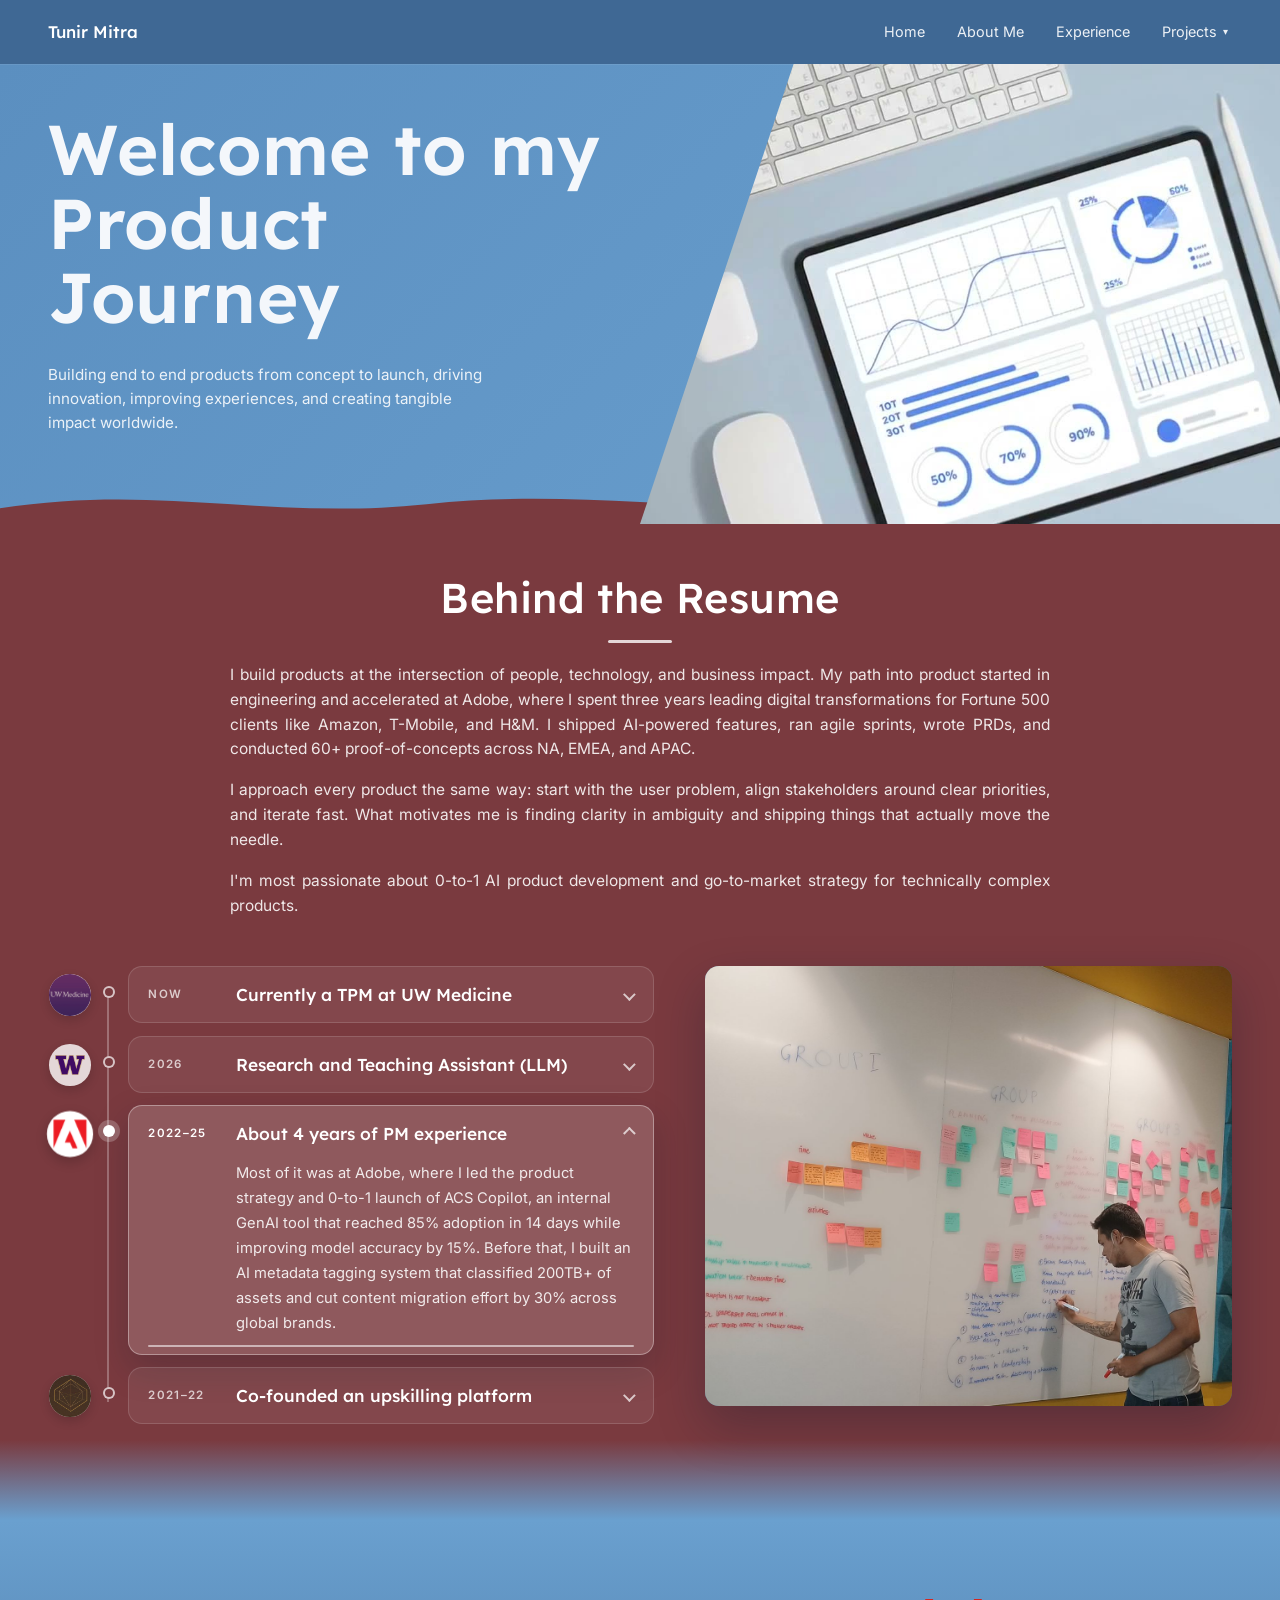
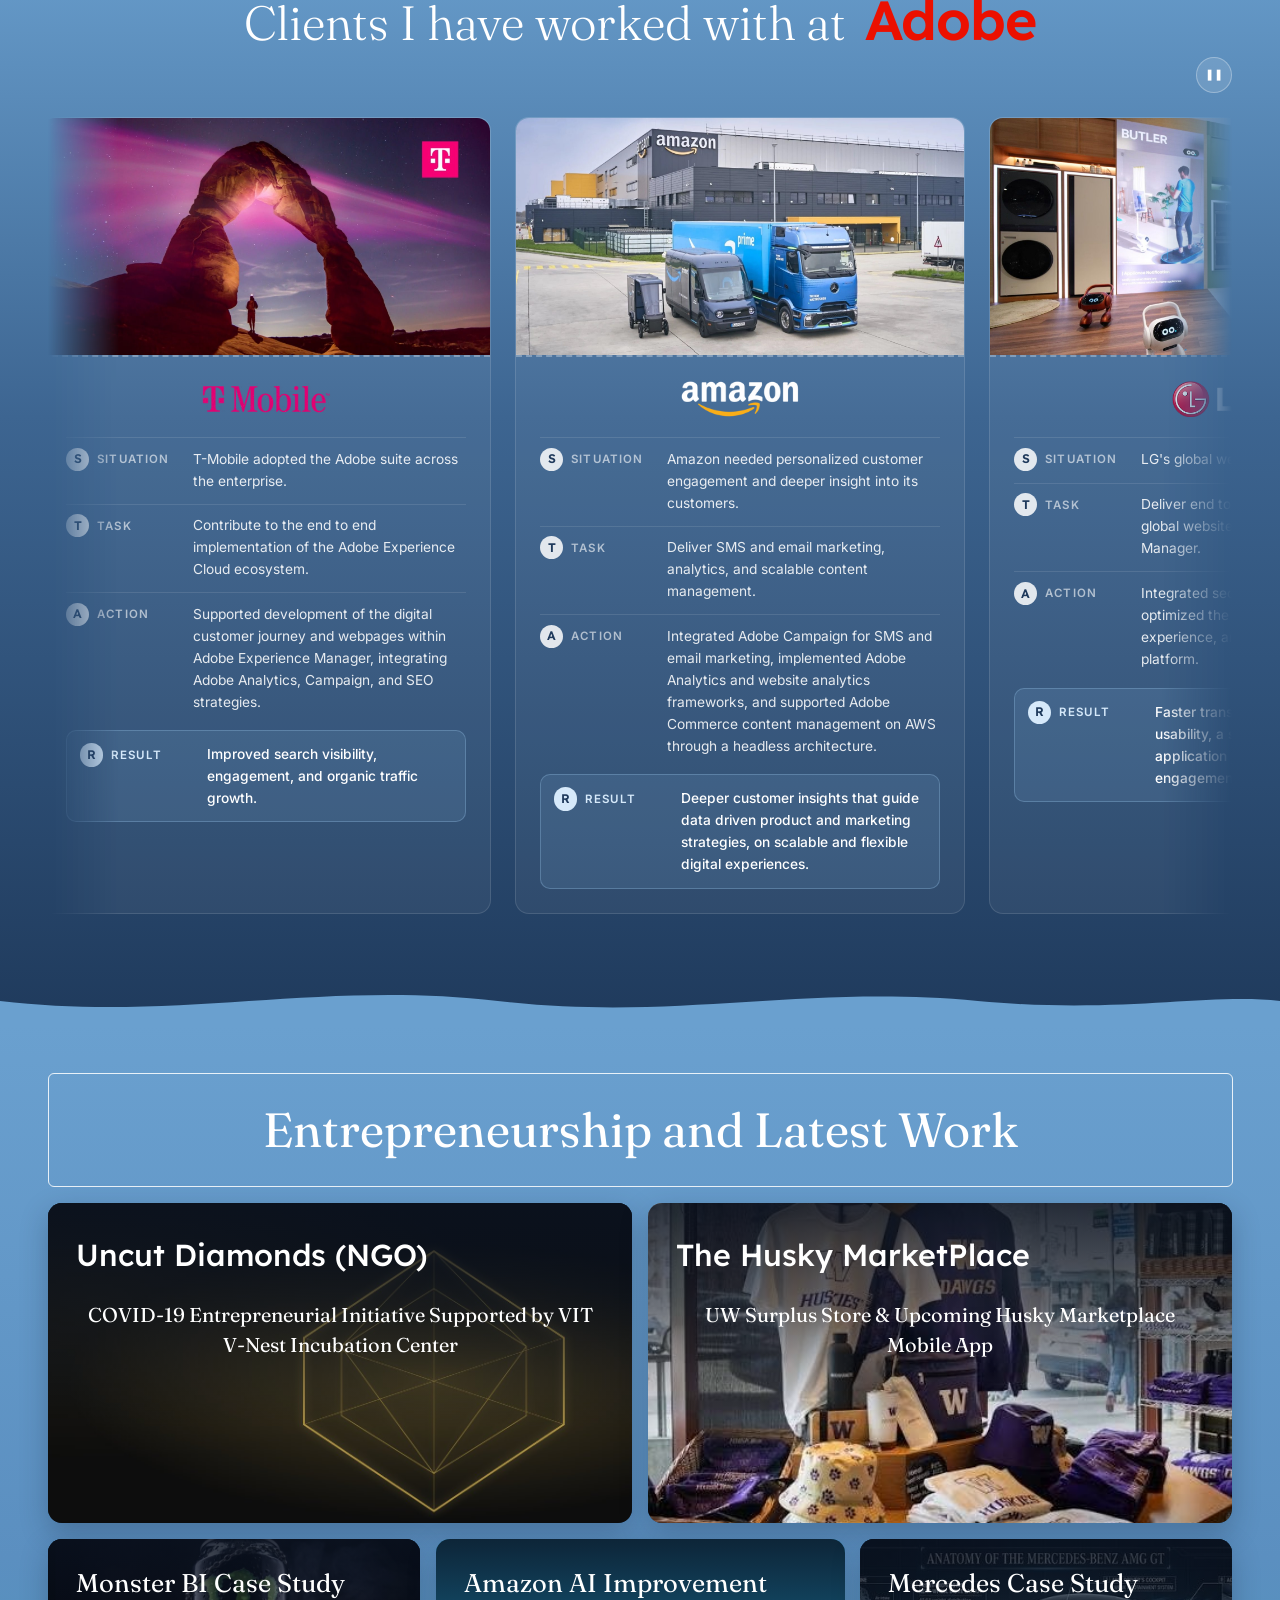
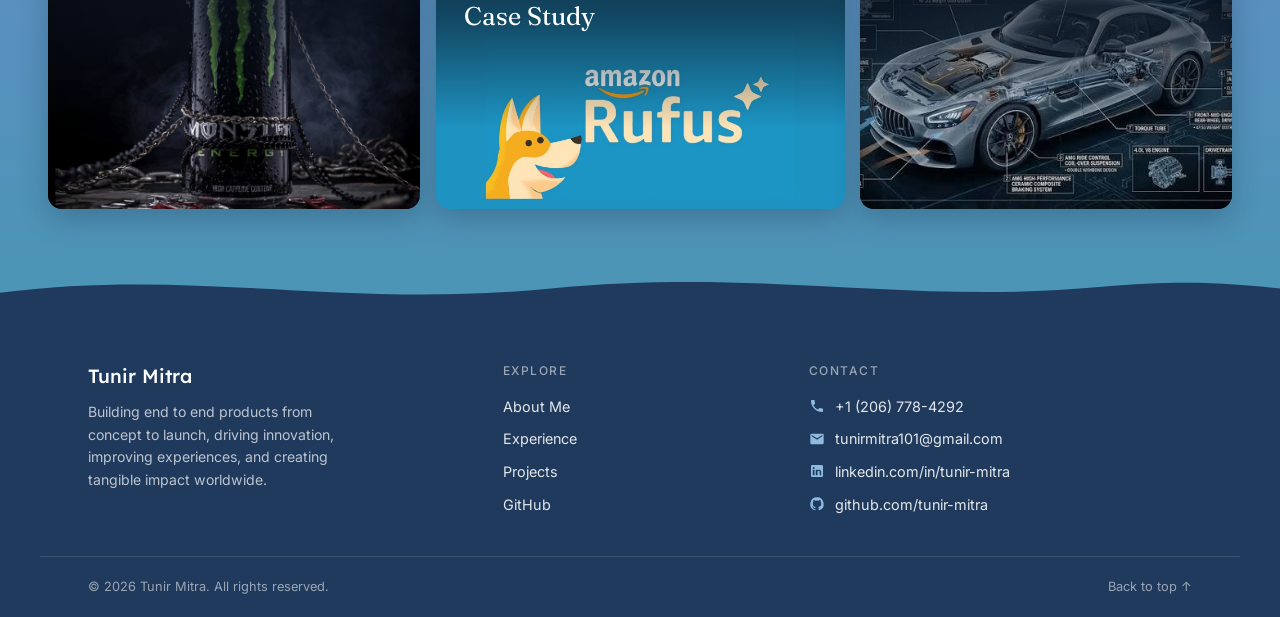
<file: index.html>
<!DOCTYPE html>
<html lang="en">
<head>
  <meta charset="UTF-8" />
  <meta name="viewport" content="width=device-width, initial-scale=1.0" />
  <title>Portfolio | Tunir Mitra</title>
  <meta name="description" content="Tunir Mitra — Product Manager building end-to-end products from concept to launch." />
  <link rel="preconnect" href="https://fonts.googleapis.com" />
  <link rel="preconnect" href="https://fonts.gstatic.com" crossorigin />
  <link href="https://fonts.googleapis.com/css2?family=Lexend:wght@400;500;600&family=Fraunces:opsz,wght@9..144,300;9..144,400&family=Inter:wght@400;500&display=swap" rel="stylesheet" />
  <link rel="stylesheet" href="assets/css/site.css" />
  <script>document.documentElement.classList.add("js");</script>
</head>
<body>
  <div class="scroll-progress" aria-hidden="true"></div>

  <!-- ============ NAV ============ -->
  <header class="nav">
    <a href="#home" class="nav__brand">Tunir Mitra</a>
    <button class="nav__toggle" aria-label="Open menu" aria-expanded="false">
      <span></span><span></span><span></span>
    </button>
    <nav class="nav__links">
      <a href="#home">Home</a>
      <a href="about">About Me</a>
      <a href="#experience">Experience</a>
      <div class="dropdown">
        <a class="dropdown__trigger" href="#projects">Projects</a><button class="dropdown__chev" type="button" aria-label="Show project list" aria-expanded="false">&#9662;</button>
        <div class="dropdown__menu">
          <a href="projects/uncut-diamonds">Uncut Diamonds (NGO)</a>
          <a href="projects/husky-market">The Husky MarketPlace</a>
          <a href="projects/monster-bi">Monster BI Case Study</a>
          <a href="projects/amazon-rufus">Amazon AI Case Study</a>
          <a href="projects/mercedes">Mercedes Case Study</a>
        </div>
      </div>
    </nav>
  </header>

  <main>
    <!-- ============ HERO ============ -->
    <section class="hero" id="home">
      <div class="hero__text">
        <h1>Welcome to my<br />Product Journey</h1>
        <p>Building end to end products from concept to launch, driving innovation, improving experiences, and creating tangible impact worldwide.</p>
      </div>
      <div class="hero__media">
        <!-- Decorative background loop: no controls, not interactive -->
        <video class="hero__video" src="assets/media/home/hero.mp4" poster="assets/media/home/hero-poster.jpg"
          autoplay muted loop playsinline preload="auto" disablepictureinpicture disableremoteplayback
          tabindex="-1" aria-hidden="true"></video>
      </div>
      <svg class="divider divider--bottom" viewBox="0 0 1440 60" preserveAspectRatio="none" aria-hidden="true">
        <path d="M0,40 C180,10 300,55 480,35 C660,15 780,50 960,30 C1140,10 1280,45 1440,25 L1440,60 L0,60 Z" />
      </svg>
    </section>

    <!-- ============ ABOUT ============ -->
    <section class="about" id="about">
      <h2 class="heading-sans">Behind the Resume</h2>
      <div class="about__body">
        <p>I build products at the intersection of people, technology, and business impact. My path into product started in engineering and accelerated at Adobe, where I spent three years leading digital transformations for Fortune 500 clients like Amazon, T-Mobile, and H&amp;M. I shipped AI-powered features, ran agile sprints, wrote PRDs, and conducted 60+ proof-of-concepts across NA, EMEA, and APAC.</p>
        <p>I approach every product the same way: start with the user problem, align stakeholders around clear priorities, and iterate fast. What motivates me is finding clarity in ambiguity and shipping things that actually move the needle.</p>
        <p>I'm most passionate about 0-to-1 AI product development and go-to-market strategy for technically complex products.</p>
      </div>

      <div class="journey">
        <ol class="journey__list">
          <li class="journey__item" data-tone="#3f3270" data-duration="6000">
            <span class="journey__logo journey__logo--fill"><img src="assets/media/home/logo-uwmed-mark.png" alt="UW Medicine" /></span>
            <button class="journey__head" type="button" aria-expanded="false" aria-controls="journey-0" data-i="0">
              <span class="journey__when">Now</span>
              <span class="journey__title">Currently a TPM at UW Medicine</span>
              <span class="journey__chev" aria-hidden="true"></span>
            </button>
            <div class="journey__body" id="journey-0"><div><p>I'm leading the pilot of agentic AI tools like PM Lite and NebulaONE across 10+ healthcare projects, cutting setup time by 20% with 100% adoption. I've also redesigned intake and ticket workflows in Power Automate, reducing reporting effort by 40% and saving teams more than 15 hours every single week across projects.</p></div></div>
          </li>
          <li class="journey__item" data-tone="#5e4530" data-duration="6000">
            <span class="journey__logo"><img src="assets/media/home/logo-uw-mark.png" alt="University of Washington" /></span>
            <button class="journey__head" type="button" aria-expanded="false" aria-controls="journey-1" data-i="1">
              <span class="journey__when">2026</span>
              <span class="journey__title">Research and Teaching Assistant (LLM)</span>
              <span class="journey__chev" aria-hidden="true"></span>
            </button>
            <div class="journey__body" id="journey-1"><div><p>As a research and teaching assistant, I support the course Building and Applying Large Language Models at the University of Washington Information School. Reviewing how students approach LLM problems has made me much better at explaining technical ideas simply and spotting exactly where people tend to get stuck along the way.</p></div></div>
          </li>
          <li class="journey__item is-open" data-tone="#7a3a3f" data-duration="7500">
            <span class="journey__logo"><img src="assets/media/home/logo-adobe-mark.png" alt="Adobe" /></span>
            <button class="journey__head" type="button" aria-expanded="true" aria-controls="journey-2" data-i="2">
              <span class="journey__when">2022–25</span>
              <span class="journey__title">About 4 years of PM experience</span>
              <span class="journey__chev" aria-hidden="true"></span>
            </button>
            <div class="journey__body" id="journey-2"><div><p>Most of it was at Adobe, where I led the product strategy and 0-to-1 launch of ACS Copilot, an internal GenAI tool that reached 85% adoption in 14 days while improving model accuracy by 15%. Before that, I built an AI metadata tagging system that classified 200TB+ of assets and cut content migration effort by 30% across global brands.</p></div></div>
          </li>
          <li class="journey__item" data-tone="#3a4863" data-duration="6000">
            <span class="journey__logo journey__logo--fill"><img src="assets/media/home/logo-uncut-mark.png" alt="Uncut Diamonds" /></span>
            <button class="journey__head" type="button" aria-expanded="false" aria-controls="journey-3" data-i="3">
              <span class="journey__when">2021–22</span>
              <span class="journey__title">Co-founded an upskilling platform</span>
              <span class="journey__chev" aria-hidden="true"></span>
            </button>
            <div class="journey__body" id="journey-3"><div><p>During Covid, I co-founded Uncut Diamonds, a 0-to-1 upskilling and freelance marketplace for people who had lost their jobs during the pandemic. I owned the product vision, roadmap, and go-to-market, onboarding 330+ job seekers in our first 45 days and using GA4 to find and fix the exact points where they dropped off.</p></div></div>
          </li>
        </ol>
        <figure class="journey__media">
          <img class="journey__img" src="assets/media/home/journey-uwmed.jpg" alt="Tunir outside UW Medicine" loading="lazy" style="object-position: 50% 40%" />
          <img class="journey__img" src="assets/media/home/journey-ta.jpg" alt="Tunir presenting a migration journey on a screen" loading="lazy" style="object-position: 50% 45%" />
          <img class="journey__img is-on" src="assets/media/home/journey-adobe.jpg" alt="Mapping ideas on a whiteboard during a product workshop" loading="lazy" style="object-position: 50% 50%" />
          <img class="journey__img" src="assets/media/home/journey-uncut.jpg" alt="Group photo at an Uncut Diamonds community event" loading="lazy" style="object-position: 50% 55%" />
        </figure>
      </div>
    </section>

    <!-- ============ CLIENTS ============ -->
    <section class="clients" id="experience">
      <h2 class="heading-serif clients__title">
        Clients I have worked with at <span class="adobe-word">Adobe</span>
      </h2>

      <div class="clients__carousel">
        <button class="clients__toggle" type="button" aria-label="Pause carousel"><span class="i-pause">❚❚</span><span class="i-play">▶</span></button>
        <div class="clients__viewport" aria-roledescription="carousel" aria-label="Clients I have worked with at Adobe">
          <div class="clients__track">
        <article class="client">
          <img class="client__img" src="assets/media/home/client-tmobile.jpg" alt="T-Mobile brand artwork" loading="lazy" width="1600" height="900" />
          <div class="client__body">
            <h3 class="client__name"><img class="client__logo client__logo--tmobile" src="assets/media/home/logo-tmobile.png" alt="T-Mobile" width="179" height="44" /></h3>
            <dl class="star">
              <div class="star__row"><dt><span class="star__letter">S</span>Situation</dt><dd>T-Mobile adopted the Adobe suite across the enterprise.</dd></div>
              <div class="star__row"><dt><span class="star__letter">T</span>Task</dt><dd>Contribute to the end to end implementation of the Adobe Experience Cloud ecosystem.</dd></div>
              <div class="star__row"><dt><span class="star__letter">A</span>Action</dt><dd>Supported development of the digital customer journey and webpages within Adobe Experience Manager, integrating Adobe Analytics, Campaign, and SEO strategies.</dd></div>
              <div class="star__row star__row--result"><dt><span class="star__letter">R</span>Result</dt><dd>Improved search visibility, engagement, and organic traffic growth.</dd></div>
            </dl>
          </div>
        </article>

        <article class="client">
          <img class="client__img" src="assets/media/home/client-amazon.jpg" alt="Amazon fulfillment center with Prime delivery vehicles" loading="lazy" width="1600" height="916" />
          <div class="client__body">
            <h3 class="client__name"><img class="client__logo client__logo--amazon" src="assets/media/home/logo-amazon.png" alt="Amazon" width="171" height="55" /></h3>
            <dl class="star">
              <div class="star__row"><dt><span class="star__letter">S</span>Situation</dt><dd>Amazon needed personalized customer engagement and deeper insight into its customers.</dd></div>
              <div class="star__row"><dt><span class="star__letter">T</span>Task</dt><dd>Deliver SMS and email marketing, analytics, and scalable content management.</dd></div>
              <div class="star__row"><dt><span class="star__letter">A</span>Action</dt><dd>Integrated Adobe Campaign for SMS and email marketing, implemented Adobe Analytics and website analytics frameworks, and supported Adobe Commerce content management on AWS through a headless architecture.</dd></div>
              <div class="star__row star__row--result"><dt><span class="star__letter">R</span>Result</dt><dd>Deeper customer insights that guide data driven product and marketing strategies, on scalable and flexible digital experiences.</dd></div>
            </dl>
          </div>
        </article>

        <article class="client">
          <img class="client__img" src="assets/media/home/client-lg.jpg" alt="LG smart home showroom" loading="lazy" width="1600" height="1066" />
          <div class="client__body">
            <h3 class="client__name"><img class="client__logo client__logo--lg" src="assets/media/home/logo-lg.png" alt="LG" width="159" height="68" /></h3>
            <dl class="star">
              <div class="star__row"><dt><span class="star__letter">S</span>Situation</dt><dd>LG's global website and careers platform.</dd></div>
              <div class="star__row"><dt><span class="star__letter">T</span>Task</dt><dd>Deliver end to end development of LG's global website on Adobe Experience Manager.</dd></div>
              <div class="star__row"><dt><span class="star__letter">A</span>Action</dt><dd>Integrated secure payment gateways, optimized the cart to checkout experience, and enhanced the careers platform.</dd></div>
              <div class="star__row star__row--result"><dt><span class="star__letter">R</span>Result</dt><dd>Faster transactions, improved usability, a streamlined candidate application journey, and increased engagement.</dd></div>
            </dl>
          </div>
        </article>

        <article class="client">
          <img class="client__img" src="assets/media/home/client-samsung.jpg" alt="Samsung pavilion at CES 2025" loading="lazy" width="1280" height="720" />
          <div class="client__body">
            <h3 class="client__name"><img class="client__logo client__logo--samsung" src="assets/media/home/logo-samsung.png" alt="Samsung" width="151" height="30" /></h3>
            <dl class="star">
              <div class="star__row"><dt><span class="star__letter">S</span>Situation</dt><dd>Samsung's digital experience initiatives within its strategic partnership with Adobe.</dd></div>
              <div class="star__row"><dt><span class="star__letter">T</span>Task</dt><dd>Power data driven marketing and personalized customer engagement.</dd></div>
              <div class="star__row"><dt><span class="star__letter">A</span>Action</dt><dd>Implemented Adobe Experience Manager, Adobe Analytics, and Adobe Campaign, and leveraged analytics insights and targeted campaigns.</dd></div>
              <div class="star__row star__row--result"><dt><span class="star__letter">R</span>Result</dt><dd>Increased website traffic, improved retention, and optimized user experiences across digital platforms.</dd></div>
            </dl>
          </div>
        </article>
          </div>
        </div>
      </div>

      <svg class="divider divider--bottom divider--light" viewBox="0 0 1440 60" preserveAspectRatio="none" aria-hidden="true">
        <path d="M0,30 C200,55 360,5 560,30 C760,55 900,10 1100,30 C1260,46 1360,20 1440,30 L1440,60 L0,60 Z" />
      </svg>
    </section>

    <!-- ============ PROJECTS ============ -->
    <section class="projects" id="projects">
      <h2 class="heading-serif projects__title">Entrepreneurship and Latest Work</h2>

      <div class="projects__row projects__row--two">
        <a class="project" id="uncut-diamonds" href="projects/uncut-diamonds">
          <img class="project__bg" src="assets/media/home/project-uncut.jpg" alt="" loading="lazy" />
          <div class="project__overlay">
            <h3 class="project__name">Uncut Diamonds (NGO)</h3>
            <p class="project__sub">COVID-19 Entrepreneurial Initiative Supported by VIT V-Nest Incubation Center</p>
          </div>
        </a>

        <a class="project" id="husky-marketplace" href="projects/husky-market">
          <img class="project__bg" src="assets/media/home/project-husky.jpg" alt="" loading="lazy" />
          <div class="project__overlay">
            <h3 class="project__name">The Husky MarketPlace</h3>
            <p class="project__sub">UW Surplus Store &amp; Upcoming Husky Marketplace Mobile App</p>
          </div>
        </a>
      </div>

      <div class="projects__row projects__row--three">
        <a class="project project--short" id="monster" href="projects/monster-bi">
          <img class="project__bg" src="assets/media/monster/can.jpg" alt="" loading="lazy" />
          <div class="project__overlay">
            <h3 class="project__name project__name--serif">Monster BI Case Study</h3>
          </div>
        </a>

        <a class="project project--short" id="amazon-ai" href="projects/amazon-rufus">
          <img class="project__bg" src="assets/media/home/project-amazon.jpg" alt="" loading="lazy" />
          <div class="project__overlay">
            <h3 class="project__name project__name--serif">Amazon AI Improvement Case Study</h3>
          </div>
        </a>

        <a class="project project--short" id="mercedes" href="projects/mercedes">
          <img class="project__bg" src="assets/media/home/project-mercedes.jpg" alt="" loading="lazy" />
          <div class="project__overlay">
            <h3 class="project__name project__name--serif">Mercedes Case Study</h3>
          </div>
        </a>
      </div>
    </section>
  </main>

  <!-- ============ CONTACT ============ -->
  <footer class="footer" id="contact">
    <svg class="footer__wave" viewBox="0 0 1440 60" preserveAspectRatio="none" aria-hidden="true">
      <path d="M0,35 C220,5 380,55 620,30 C860,5 1020,50 1240,28 C1340,18 1400,26 1440,30 L1440,60 L0,60 Z" />
    </svg>

    <div class="footer__inner">
      <div class="footer__cols">
        <div class="footer__col">
          <a href="#home" class="footer__brand">Tunir Mitra</a>
          <p>Building end to end products from concept to launch, driving innovation, improving experiences, and creating tangible impact worldwide.</p>
        </div>

        <div class="footer__col">
          <h3>Explore</h3>
          <ul>
            <li><a href="about">About Me</a></li>
            <li><a href="#experience">Experience</a></li>
            <li><a href="#projects">Projects</a></li>
            <li><a href="https://github.com/tunir-mitra" target="_blank" rel="noopener">GitHub</a></li>
          </ul>
        </div>

        <div class="footer__col">
          <h3>Contact</h3>
          <ul class="footer__contact">
            <li>
              <svg viewBox="0 0 24 24" aria-hidden="true"><path d="M6.6 10.8a15.1 15.1 0 0 0 6.6 6.6l2.2-2.2c.3-.3.7-.4 1-.2 1.1.4 2.3.6 3.6.6.6 0 1 .4 1 1V20c0 .6-.4 1-1 1A17 17 0 0 1 3 4c0-.6.4-1 1-1h3.5c.6 0 1 .4 1 1 0 1.3.2 2.5.6 3.6.1.3 0 .7-.2 1l-2.3 2.2z"/></svg>
              <a href="tel:+12067784292">+1 (206) 778-4292</a>
            </li>
            <li>
              <svg viewBox="0 0 24 24" aria-hidden="true"><path d="M20 4H4a2 2 0 0 0-2 2v12a2 2 0 0 0 2 2h16a2 2 0 0 0 2-2V6a2 2 0 0 0-2-2zm0 4-8 5-8-5V6l8 5 8-5v2z"/></svg>
              <a href="mailto:tunirmitra101@gmail.com">tunirmitra101@gmail.com</a>
            </li>
            <li>
              <svg viewBox="0 0 24 24" aria-hidden="true"><path d="M19 3a2 2 0 0 1 2 2v14a2 2 0 0 1-2 2H5a2 2 0 0 1-2-2V5a2 2 0 0 1 2-2h14zM8.3 18.3V10H5.7v8.3h2.6zM7 8.9a1.5 1.5 0 1 0 0-3 1.5 1.5 0 0 0 0 3zm11.3 9.4v-4.6c0-2.4-1.3-3.6-3.1-3.6-1.4 0-2.1.8-2.4 1.3V10h-2.6v8.3h2.6v-4.4c0-1.2.2-2.3 1.7-2.3s1.5 1.4 1.5 2.4v4.3h2.3z"/></svg>
              <a href="https://www.linkedin.com/in/tunir-mitra/" target="_blank" rel="noopener">linkedin.com/in/tunir-mitra</a>
            </li>
            <li>
              <svg viewBox="0 0 24 24" aria-hidden="true"><path d="M12 2a10 10 0 0 0-3.16 19.49c.5.09.68-.22.68-.48v-1.7c-2.78.6-3.37-1.34-3.37-1.34-.45-1.16-1.11-1.47-1.11-1.47-.91-.62.07-.61.07-.61 1 .07 1.53 1.03 1.53 1.03.89 1.53 2.34 1.09 2.91.83.09-.65.35-1.09.63-1.34-2.22-.25-4.55-1.11-4.55-4.94 0-1.09.39-1.98 1.03-2.68-.1-.25-.45-1.27.1-2.65 0 0 .84-.27 2.75 1.02a9.5 9.5 0 0 1 5 0c1.91-1.29 2.75-1.02 2.75-1.02.55 1.38.2 2.4.1 2.65.64.7 1.03 1.59 1.03 2.68 0 3.84-2.34 4.68-4.57 4.93.36.31.68.92.68 1.85v2.74c0 .27.18.58.69.48A10 10 0 0 0 12 2z"/></svg>
              <a href="https://github.com/tunir-mitra" target="_blank" rel="noopener">github.com/tunir-mitra</a>
            </li>
          </ul>
        </div>
      </div>
    </div>

    <div class="footer__bottom">
      <span>&copy; <span id="year">2026</span> Tunir Mitra. All rights reserved.</span>
      <a href="#home" class="footer__top">Back to top &uarr;</a>
    </div>
  </footer>

  <script src="assets/js/site.js"></script>
</body>
</html>
</file>
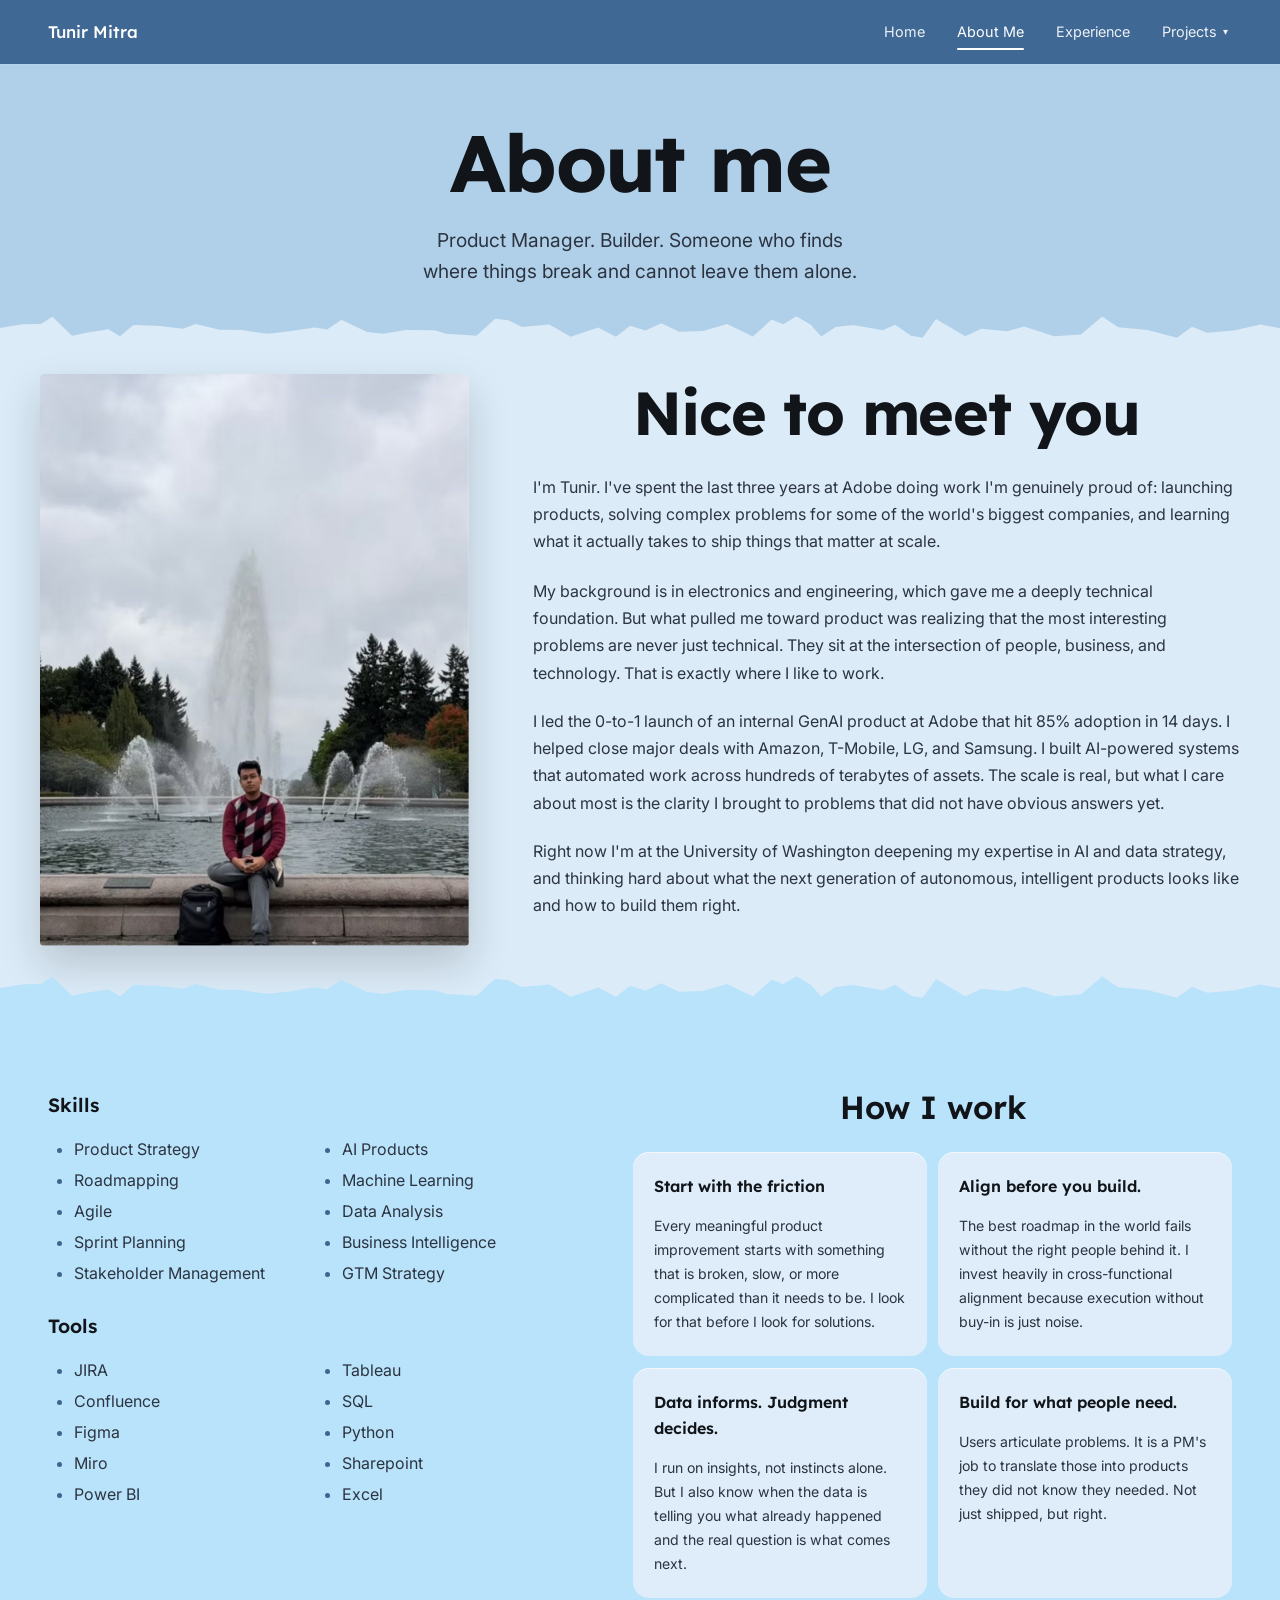
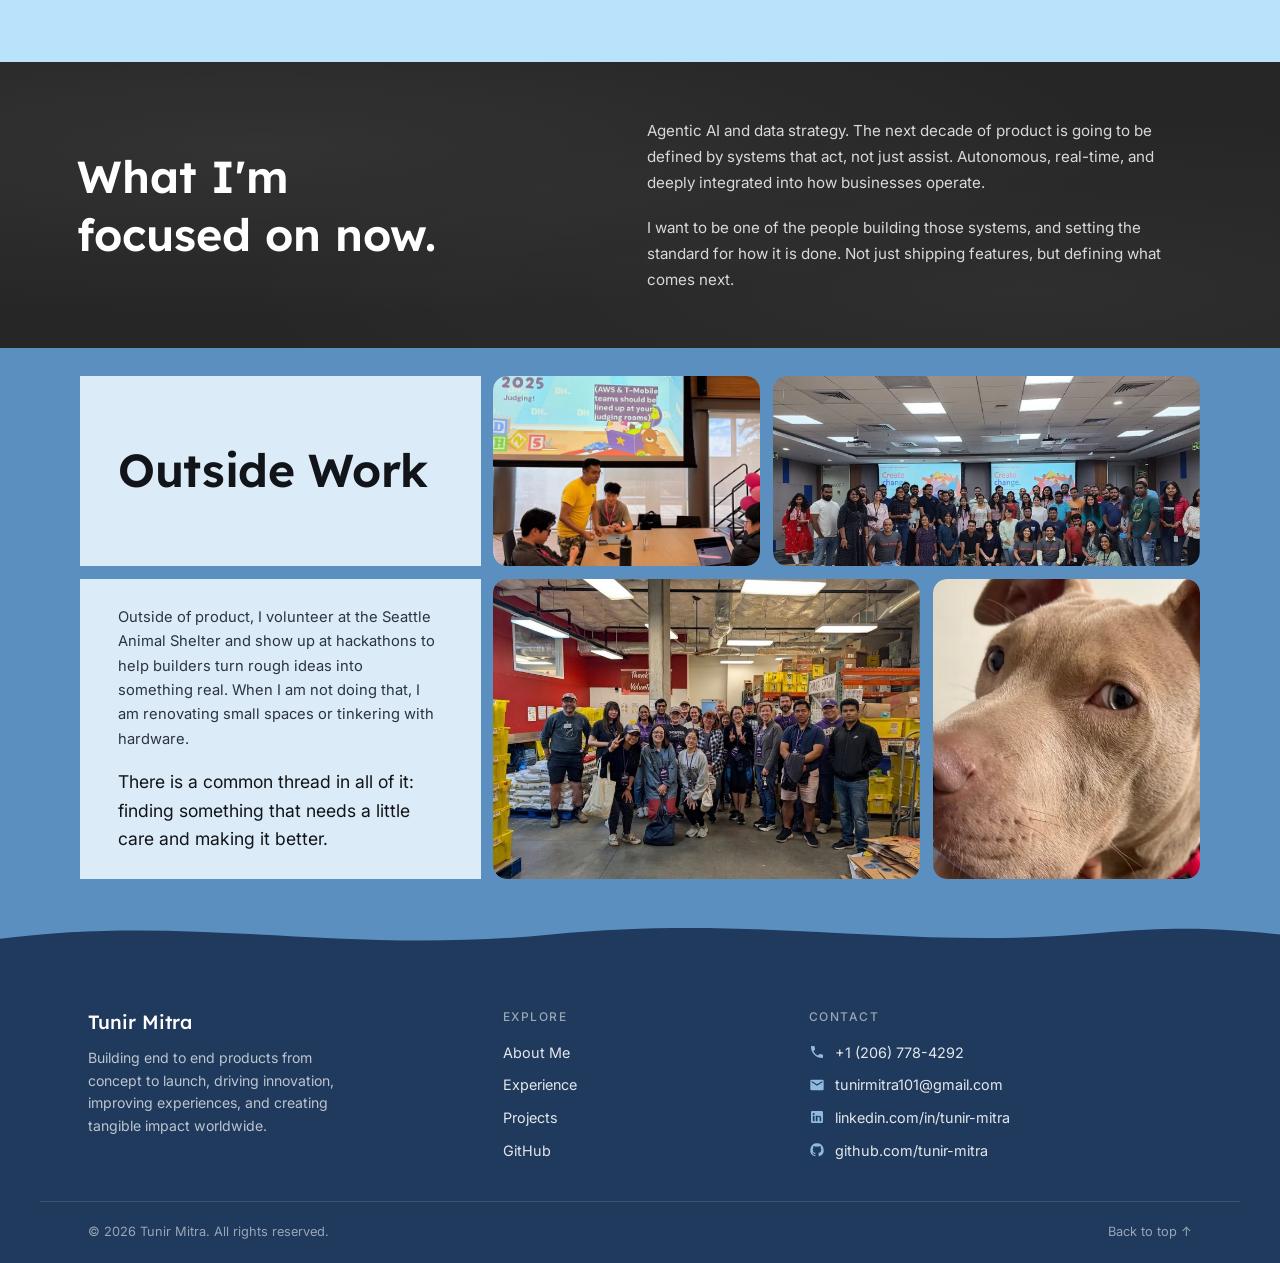
<file: about.html>
<!DOCTYPE html>
<html lang="en">
<head>
  <meta charset="UTF-8" />
  <meta name="viewport" content="width=device-width, initial-scale=1.0" />
  <title>About | Tunir Mitra</title>
  <meta name="description" content="Product Manager. Builder. Someone who finds where things break and cannot leave them alone." />
  <link rel="preconnect" href="https://fonts.googleapis.com" />
  <link rel="preconnect" href="https://fonts.gstatic.com" crossorigin />
  <link href="https://fonts.googleapis.com/css2?family=Lexend:wght@400;500;600;700&family=Fraunces:opsz,wght@9..144,300;9..144,400&family=Inter:wght@400;500&display=swap" rel="stylesheet" />
  <link rel="stylesheet" href="assets/css/site.css" />
  <script>document.documentElement.classList.add("js");</script>
</head>
<body class="page-about">
  <div class="scroll-progress" aria-hidden="true"></div>

  <!-- ============ NAV ============ -->
  <header class="nav">
    <a href="./" class="nav__brand">Tunir Mitra</a>
    <button class="nav__toggle" aria-label="Open menu" aria-expanded="false">
      <span></span><span></span><span></span>
    </button>
    <nav class="nav__links">
      <a href="./">Home</a>
      <a href="about" class="is-current" aria-current="page">About Me</a>
      <a href="./#experience">Experience</a>
      <div class="dropdown">
        <a class="dropdown__trigger" href="./#projects">Projects</a><button class="dropdown__chev" type="button" aria-label="Show project list" aria-expanded="false">&#9662;</button>
        <div class="dropdown__menu">
          <a href="projects/uncut-diamonds">Uncut Diamonds (NGO)</a>
          <a href="projects/husky-market">The Husky MarketPlace</a>
          <a href="projects/monster-bi">Monster BI Case Study</a>
          <a href="projects/amazon-rufus">Amazon AI Case Study</a>
          <a href="projects/mercedes">Mercedes Case Study</a>
        </div>
      </div>
    </nav>
  </header>

  <main>
    <!-- ============ HEADER ============ -->
    <section class="ab-hero">
      <h1 class="ab-hero__title">About me</h1>
      <p class="ab-hero__sub">Product Manager. Builder. Someone who finds where things break and cannot leave them alone.</p>
    </section>

    <!-- ============ NICE TO MEET YOU ============ -->
    <section class="ab-intro">
      <svg class="torn" viewBox="0 0 1440 40" preserveAspectRatio="none" aria-hidden="true"><path d="M0,40 L0,13.8 L26,9.3 L46,9.0 L59,0.5 L81,22.9 L97,19.3 L122,15.1 L135,23.5 L150,10.1 L180,11.3 L206,14.7 L220,9.1 L247,15.7 L272,16.2 L301,20.6 L326,17.5 L354,13.2 L368,15.5 L384,4.0 L413,18.3 L431,20.5 L456,16.2 L489,16.5 L502,20.6 L536,22.8 L557,2.8 L572,4.6 L587,12.5 L618,9.5 L642,23.9 L673,13.0 L693,23.9 L709,11.2 L726,16.7 L744,8.1 L764,18.2 L791,17.3 L818,9.0 L847,23.7 L868,3.8 L881,9.2 L896,0.0 L912,9.8 L924,23.7 L940,12.5 L960,10.2 L993,16.4 L1007,9.8 L1025,22.9 L1038,25.1 L1053,3.2 L1086,23.5 L1104,14.6 L1133,17.6 L1152,12.0 L1186,23.3 L1216,21.3 L1240,0.2 L1258,12.7 L1291,16.1 L1324,25.2 L1341,12.1 L1358,19.2 L1388,16.6 L1418,9.5 L1440,14 L1440,40 Z" /></svg>
      <div class="ab-intro__inner">
        <div class="ab-intro__photo">
          <img src="assets/media/about/portrait.jpg" alt="Tunir at the fountain on the University of Washington campus" width="1600" height="1430" />
        </div>
        <div class="ab-intro__text">
          <h2 class="ab-intro__title">Nice to meet you</h2>
          <div class="ab-intro__body">
            <p>I'm Tunir. I've spent the last three years at Adobe doing work I'm genuinely proud of: launching products, solving complex problems for some of the world's biggest companies, and learning what it actually takes to ship things that matter at scale.</p>
            <p>My background is in electronics and engineering, which gave me a deeply technical foundation. But what pulled me toward product was realizing that the most interesting problems are never just technical. They sit at the intersection of people, business, and technology. That is exactly where I like to work.</p>
            <p>I led the 0-to-1 launch of an internal GenAI product at Adobe that hit 85% adoption in 14 days. I helped close major deals with Amazon, T-Mobile, LG, and Samsung. I built AI-powered systems that automated work across hundreds of terabytes of assets. The scale is real, but what I care about most is the clarity I brought to problems that did not have obvious answers yet.</p>
            <p>Right now I'm at the University of Washington deepening my expertise in AI and data strategy, and thinking hard about what the next generation of autonomous, intelligent products looks like and how to build them right.</p>
          </div>
        </div>
      </div>
    </section>

    <!-- ============ SKILLS + HOW I WORK ============ -->
    <section class="ab-skills">
      <svg class="torn" viewBox="0 0 1440 40" preserveAspectRatio="none" aria-hidden="true"><path d="M0,40 L0,13.8 L26,9.3 L46,9.0 L59,0.5 L81,22.9 L97,19.3 L122,15.1 L135,23.5 L150,10.1 L180,11.3 L206,14.7 L220,9.1 L247,15.7 L272,16.2 L301,20.6 L326,17.5 L354,13.2 L368,15.5 L384,4.0 L413,18.3 L431,20.5 L456,16.2 L489,16.5 L502,20.6 L536,22.8 L557,2.8 L572,4.6 L587,12.5 L618,9.5 L642,23.9 L673,13.0 L693,23.9 L709,11.2 L726,16.7 L744,8.1 L764,18.2 L791,17.3 L818,9.0 L847,23.7 L868,3.8 L881,9.2 L896,0.0 L912,9.8 L924,23.7 L940,12.5 L960,10.2 L993,16.4 L1007,9.8 L1025,22.9 L1038,25.1 L1053,3.2 L1086,23.5 L1104,14.6 L1133,17.6 L1152,12.0 L1186,23.3 L1216,21.3 L1240,0.2 L1258,12.7 L1291,16.1 L1324,25.2 L1341,12.1 L1358,19.2 L1388,16.6 L1418,9.5 L1440,14 L1440,40 Z" /></svg>
      <div class="ab-skills__inner">
        <div class="ab-lists">
          <h3 class="ab-list-title">Skills</h3>
          <div class="ab-list-cols">
            <ul class="ab-list">
              <li>Product Strategy</li>
              <li>Roadmapping</li>
              <li>Agile</li>
              <li>Sprint Planning</li>
              <li>Stakeholder Management</li>
            </ul>
            <ul class="ab-list">
              <li>AI Products</li>
              <li>Machine Learning</li>
              <li>Data Analysis</li>
              <li>Business Intelligence</li>
              <li>GTM Strategy</li>
            </ul>
          </div>

          <h3 class="ab-list-title">Tools</h3>
          <div class="ab-list-cols">
            <ul class="ab-list">
              <li>JIRA</li>
              <li>Confluence</li>
              <li>Figma</li>
              <li>Miro</li>
              <li>Power BI</li>
            </ul>
            <ul class="ab-list">
              <li>Tableau</li>
              <li>SQL</li>
              <li>Python</li>
              <li>Sharepoint</li>
              <li>Excel</li>
            </ul>
          </div>
        </div>

        <div class="how">
          <h2 class="how__title">How I work</h2>
          <div class="how__grid">
            <article class="how-card">
              <h3>Start with the friction</h3>
              <p>Every meaningful product improvement starts with something that is broken, slow, or more complicated than it needs to be. I look for that before I look for solutions.</p>
            </article>
            <article class="how-card">
              <h3>Align before you build.</h3>
              <p>The best roadmap in the world fails without the right people behind it. I invest heavily in cross-functional alignment because execution without buy-in is just noise.</p>
            </article>
            <article class="how-card">
              <h3>Data informs. Judgment decides.</h3>
              <p>I run on insights, not instincts alone. But I also know when the data is telling you what already happened and the real question is what comes next.</p>
            </article>
            <article class="how-card">
              <h3>Build for what people need.</h3>
              <p>Users articulate problems. It is a PM's job to translate those into products they did not know they needed. Not just shipped, but right.</p>
            </article>
          </div>
        </div>
      </div>
    </section>

    <!-- ============ FOCUS ============ -->
    <section class="ab-focus">
      <h2 class="ab-focus__title">What I'm focused on now.</h2>
      <div class="ab-focus__body">
        <p>Agentic AI and data strategy. The next decade of product is going to be defined by systems that act, not just assist. Autonomous, real-time, and deeply integrated into how businesses operate.</p>
        <p>I want to be one of the people building those systems, and setting the standard for how it is done. Not just shipping features, but defining what comes next.</p>
      </div>
    </section>

    <!-- ============ OUTSIDE WORK ============ -->
    <section class="ab-outside">
      <div class="bento">
        <div class="bento__tile bento__tile--text bento__heading">
          <h2>Outside Work</h2>
        </div>
        <div class="bento__tile bento__tile--img bento__a"><img src="assets/media/about/hackathon.jpg" alt="Judging teams at a 2025 hackathon" loading="lazy" /></div>
        <div class="bento__tile bento__tile--img bento__b"><img src="assets/media/about/group.jpg" alt="Group photo at a community event" loading="lazy" /></div>

        <div class="bento__tile bento__tile--text bento__copy">
          <p>Outside of product, I volunteer at the Seattle Animal Shelter and show up at hackathons to help builders turn rough ideas into something real. When I am not doing that, I am renovating small spaces or tinkering with hardware.</p>
          <p class="bento__quote">There is a common thread in all of it: finding something that needs a little care and making it better.</p>
        </div>
        <div class="bento__tile bento__tile--img bento__c"><img src="assets/media/about/volunteering.jpg" alt="Volunteers at a food bank warehouse" loading="lazy" /></div>
        <div class="bento__tile bento__tile--img bento__d"><img src="assets/media/about/dog.jpg" alt="Close-up of a dog from the Seattle Animal Shelter" loading="lazy" style="object-position: 30% 50%" /></div>
      </div>
    </section>
  </main>

  <!-- ============ FOOTER ============ -->
  <footer class="footer" id="contact">
    <svg class="footer__wave" viewBox="0 0 1440 60" preserveAspectRatio="none" aria-hidden="true">
      <path d="M0,35 C220,5 380,55 620,30 C860,5 1020,50 1240,28 C1340,18 1400,26 1440,30 L1440,60 L0,60 Z" />
    </svg>

    <div class="footer__inner">
      <div class="footer__cols">
        <div class="footer__col">
          <a href="./" class="footer__brand">Tunir Mitra</a>
          <p>Building end to end products from concept to launch, driving innovation, improving experiences, and creating tangible impact worldwide.</p>
        </div>

        <div class="footer__col">
          <h3>Explore</h3>
          <ul>
            <li><a href="about">About Me</a></li>
            <li><a href="./#experience">Experience</a></li>
            <li><a href="./#projects">Projects</a></li>
            <li><a href="https://github.com/tunir-mitra" target="_blank" rel="noopener">GitHub</a></li>
          </ul>
        </div>

        <div class="footer__col">
          <h3>Contact</h3>
          <ul class="footer__contact">
            <li>
              <svg viewBox="0 0 24 24" aria-hidden="true"><path d="M6.6 10.8a15.1 15.1 0 0 0 6.6 6.6l2.2-2.2c.3-.3.7-.4 1-.2 1.1.4 2.3.6 3.6.6.6 0 1 .4 1 1V20c0 .6-.4 1-1 1A17 17 0 0 1 3 4c0-.6.4-1 1-1h3.5c.6 0 1 .4 1 1 0 1.3.2 2.5.6 3.6.1.3 0 .7-.2 1l-2.3 2.2z"/></svg>
              <a href="tel:+12067784292">+1 (206) 778-4292</a>
            </li>
            <li>
              <svg viewBox="0 0 24 24" aria-hidden="true"><path d="M20 4H4a2 2 0 0 0-2 2v12a2 2 0 0 0 2 2h16a2 2 0 0 0 2-2V6a2 2 0 0 0-2-2zm0 4-8 5-8-5V6l8 5 8-5v2z"/></svg>
              <a href="mailto:tunirmitra101@gmail.com">tunirmitra101@gmail.com</a>
            </li>
            <li>
              <svg viewBox="0 0 24 24" aria-hidden="true"><path d="M19 3a2 2 0 0 1 2 2v14a2 2 0 0 1-2 2H5a2 2 0 0 1-2-2V5a2 2 0 0 1 2-2h14zM8.3 18.3V10H5.7v8.3h2.6zM7 8.9a1.5 1.5 0 1 0 0-3 1.5 1.5 0 0 0 0 3zm11.3 9.4v-4.6c0-2.4-1.3-3.6-3.1-3.6-1.4 0-2.1.8-2.4 1.3V10h-2.6v8.3h2.6v-4.4c0-1.2.2-2.3 1.7-2.3s1.5 1.4 1.5 2.4v4.3h2.3z"/></svg>
              <a href="https://www.linkedin.com/in/tunir-mitra/" target="_blank" rel="noopener">linkedin.com/in/tunir-mitra</a>
            </li>
            <li>
              <svg viewBox="0 0 24 24" aria-hidden="true"><path d="M12 2a10 10 0 0 0-3.16 19.49c.5.09.68-.22.68-.48v-1.7c-2.78.6-3.37-1.34-3.37-1.34-.45-1.16-1.11-1.47-1.11-1.47-.91-.62.07-.61.07-.61 1 .07 1.53 1.03 1.53 1.03.89 1.53 2.34 1.09 2.91.83.09-.65.35-1.09.63-1.34-2.22-.25-4.55-1.11-4.55-4.94 0-1.09.39-1.98 1.03-2.68-.1-.25-.45-1.27.1-2.65 0 0 .84-.27 2.75 1.02a9.5 9.5 0 0 1 5 0c1.91-1.29 2.75-1.02 2.75-1.02.55 1.38.2 2.4.1 2.65.64.7 1.03 1.59 1.03 2.68 0 3.84-2.34 4.68-4.57 4.93.36.31.68.92.68 1.85v2.74c0 .27.18.58.69.48A10 10 0 0 0 12 2z"/></svg>
              <a href="https://github.com/tunir-mitra" target="_blank" rel="noopener">github.com/tunir-mitra</a>
            </li>
          </ul>
        </div>
      </div>
    </div>

    <div class="footer__bottom">
      <span>&copy; <span id="year">2026</span> Tunir Mitra. All rights reserved.</span>
      <a href="#" class="footer__top">Back to top &uarr;</a>
    </div>
  </footer>

  <script src="assets/js/site.js"></script>
</body>
</html>
</file>
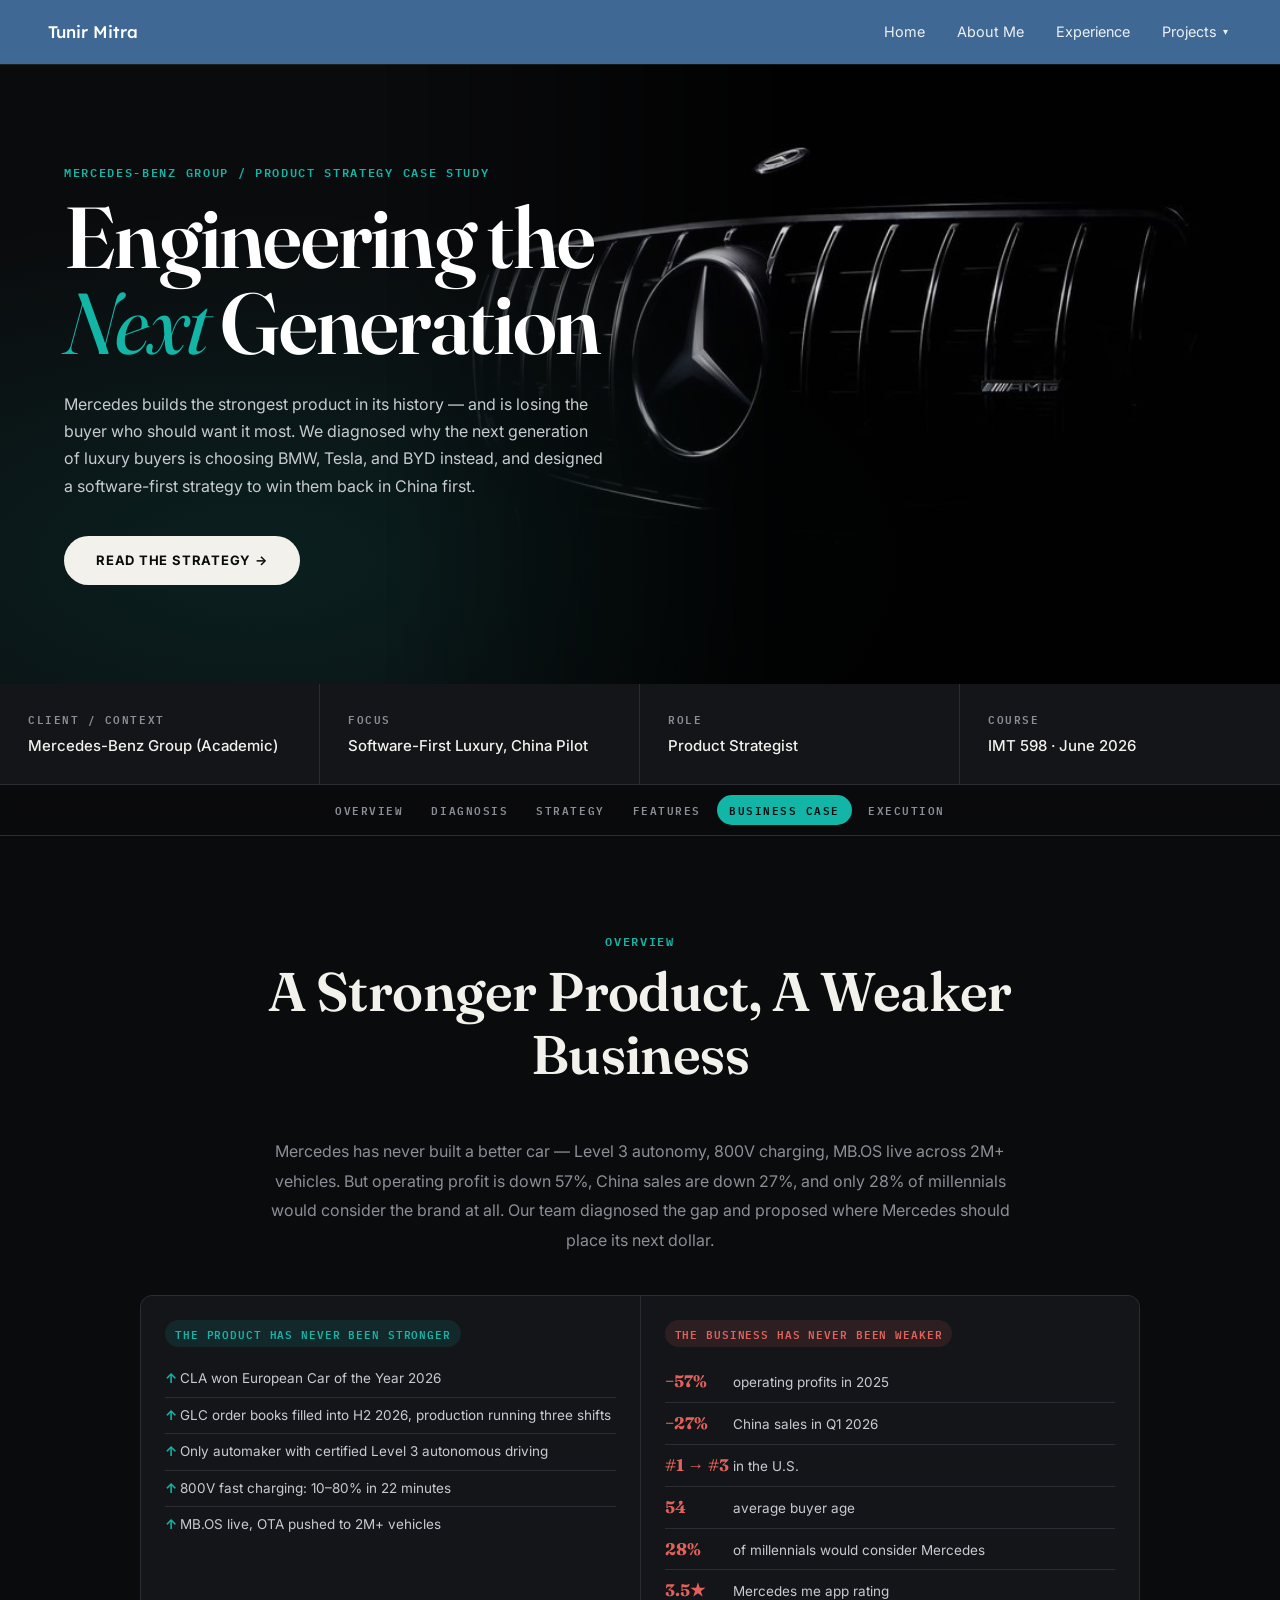
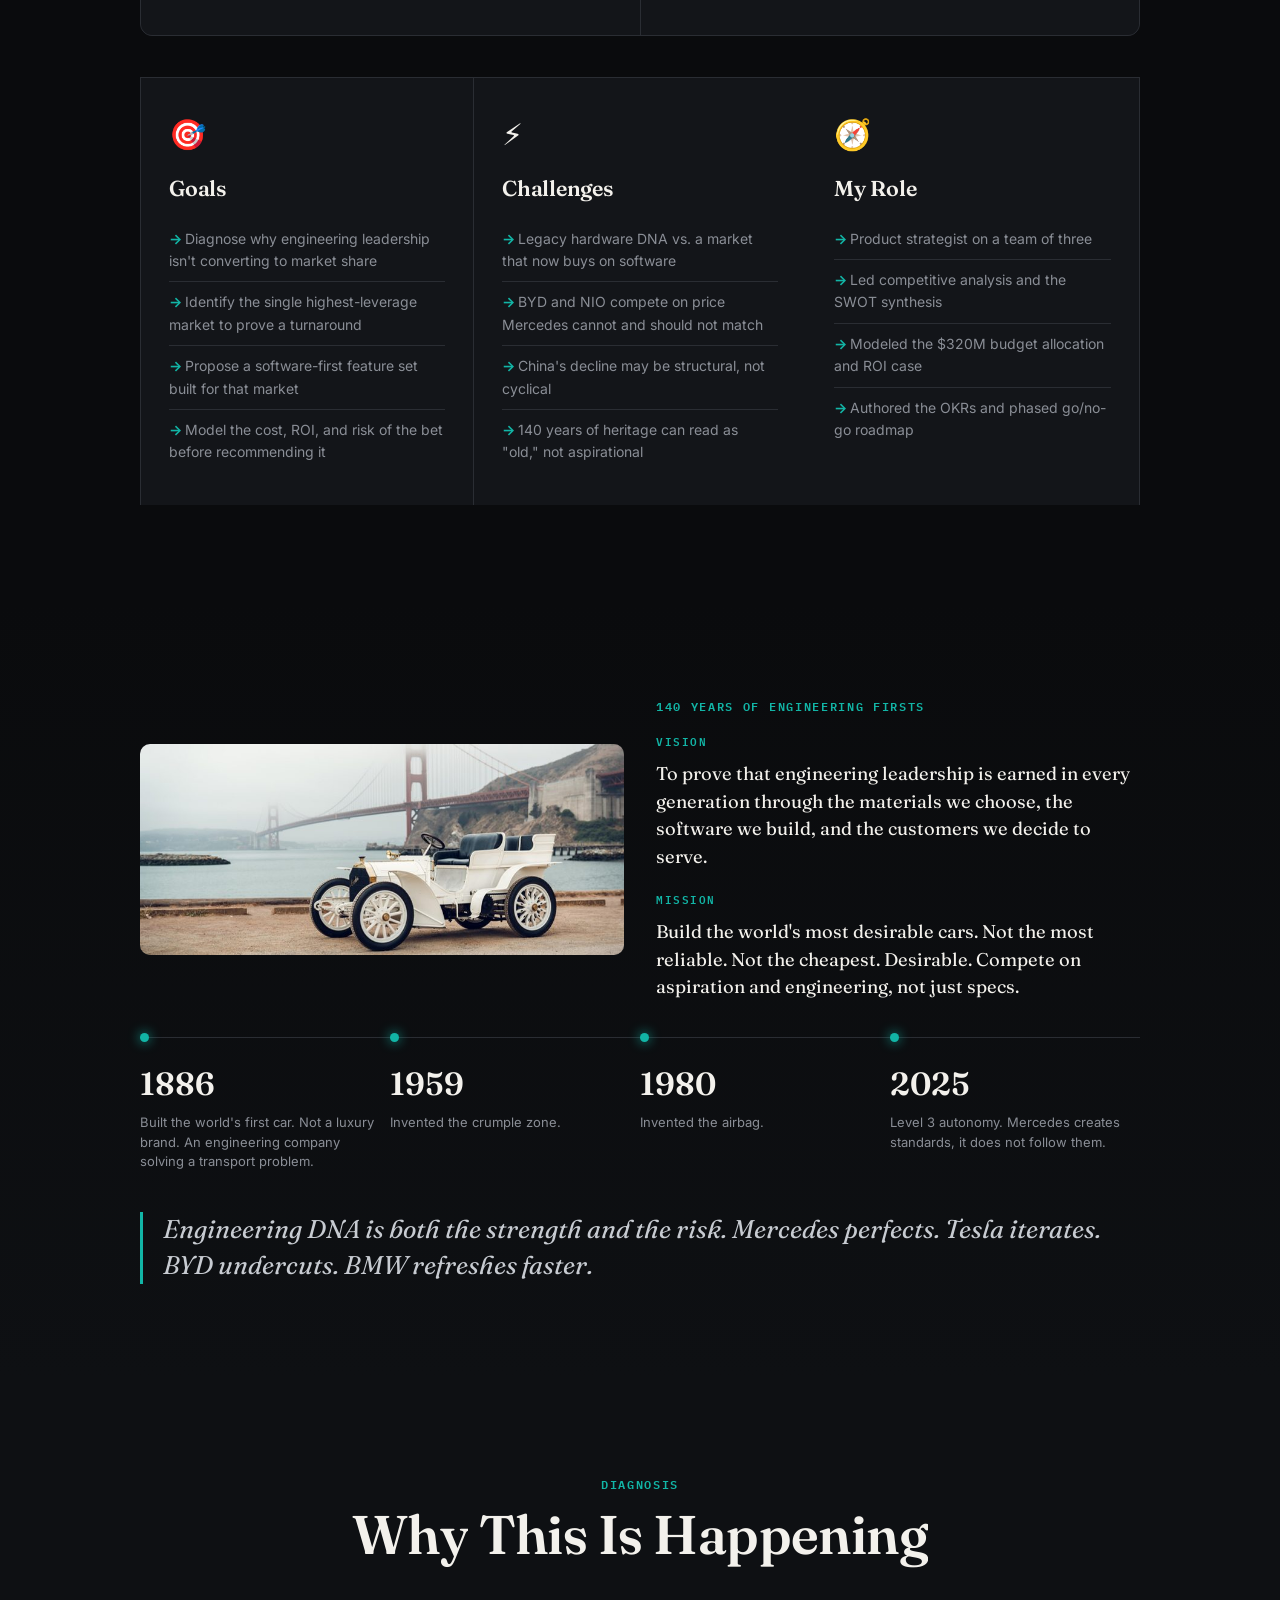
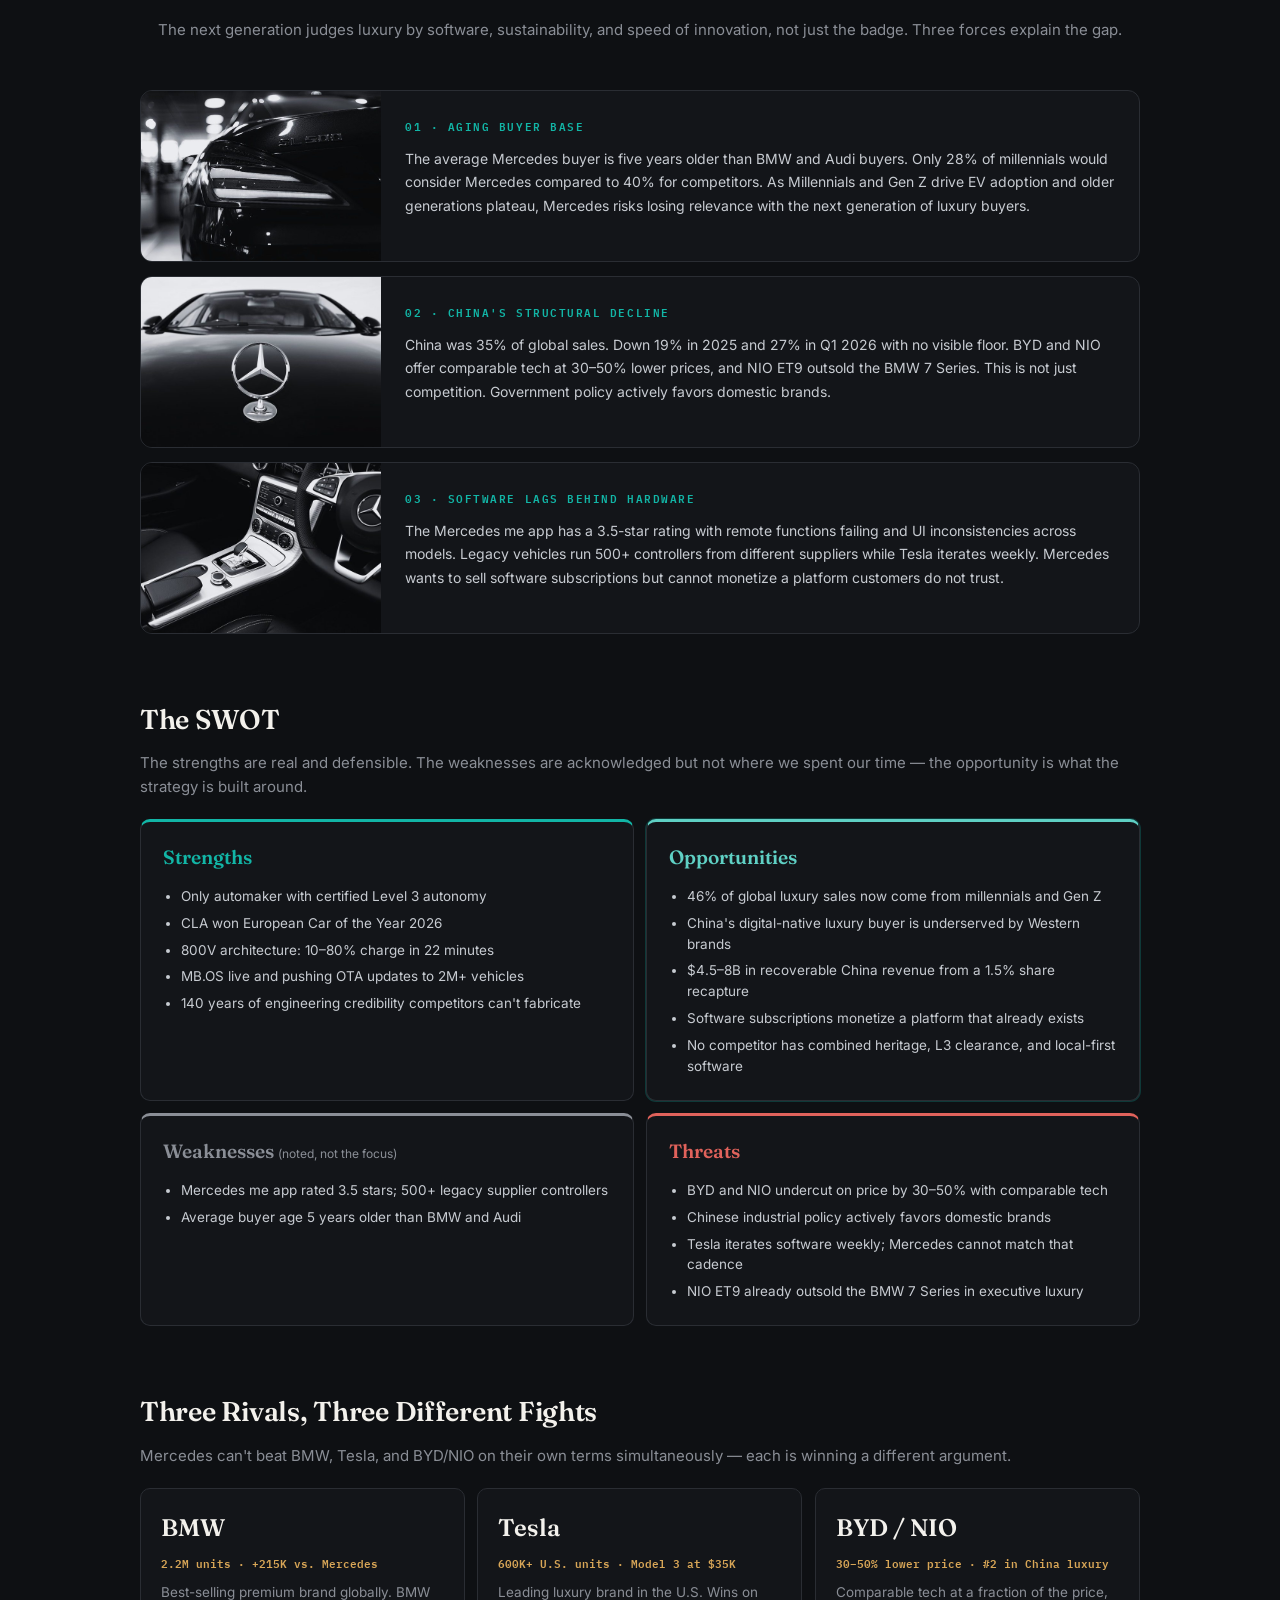
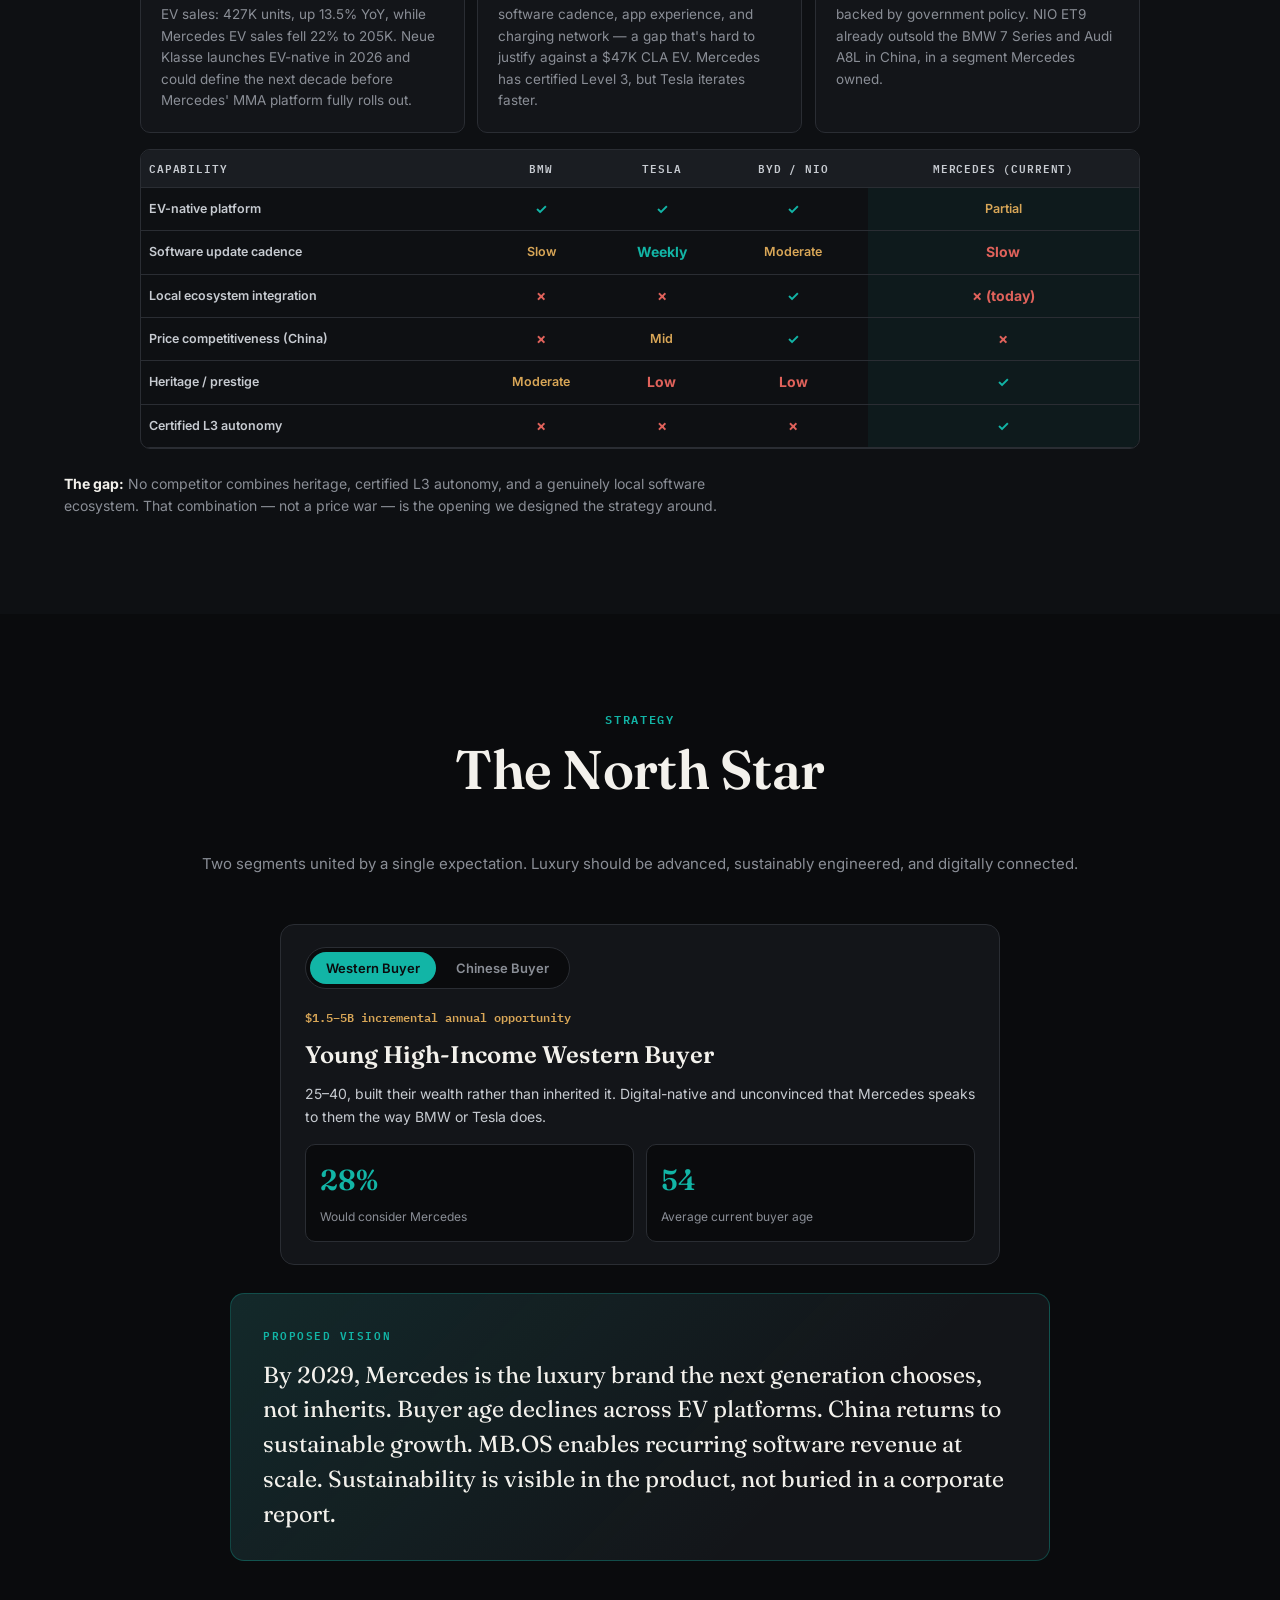
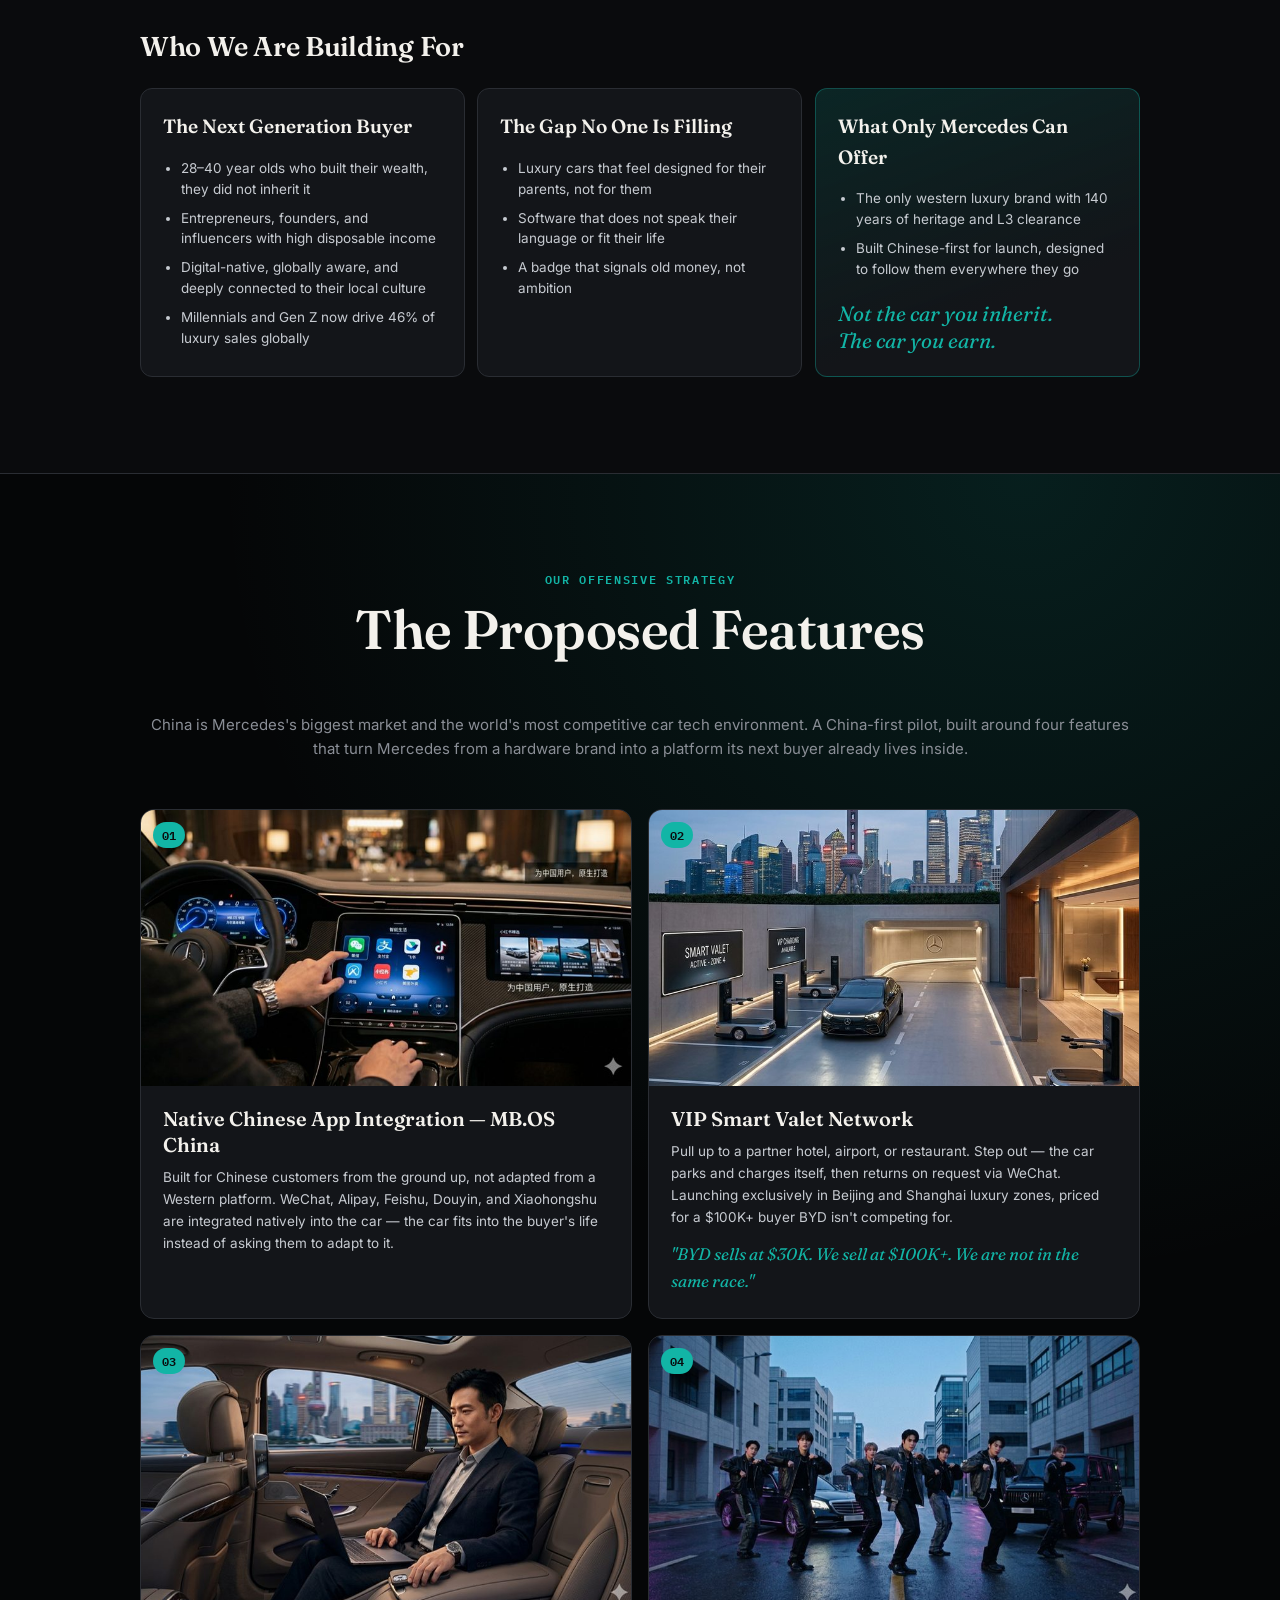
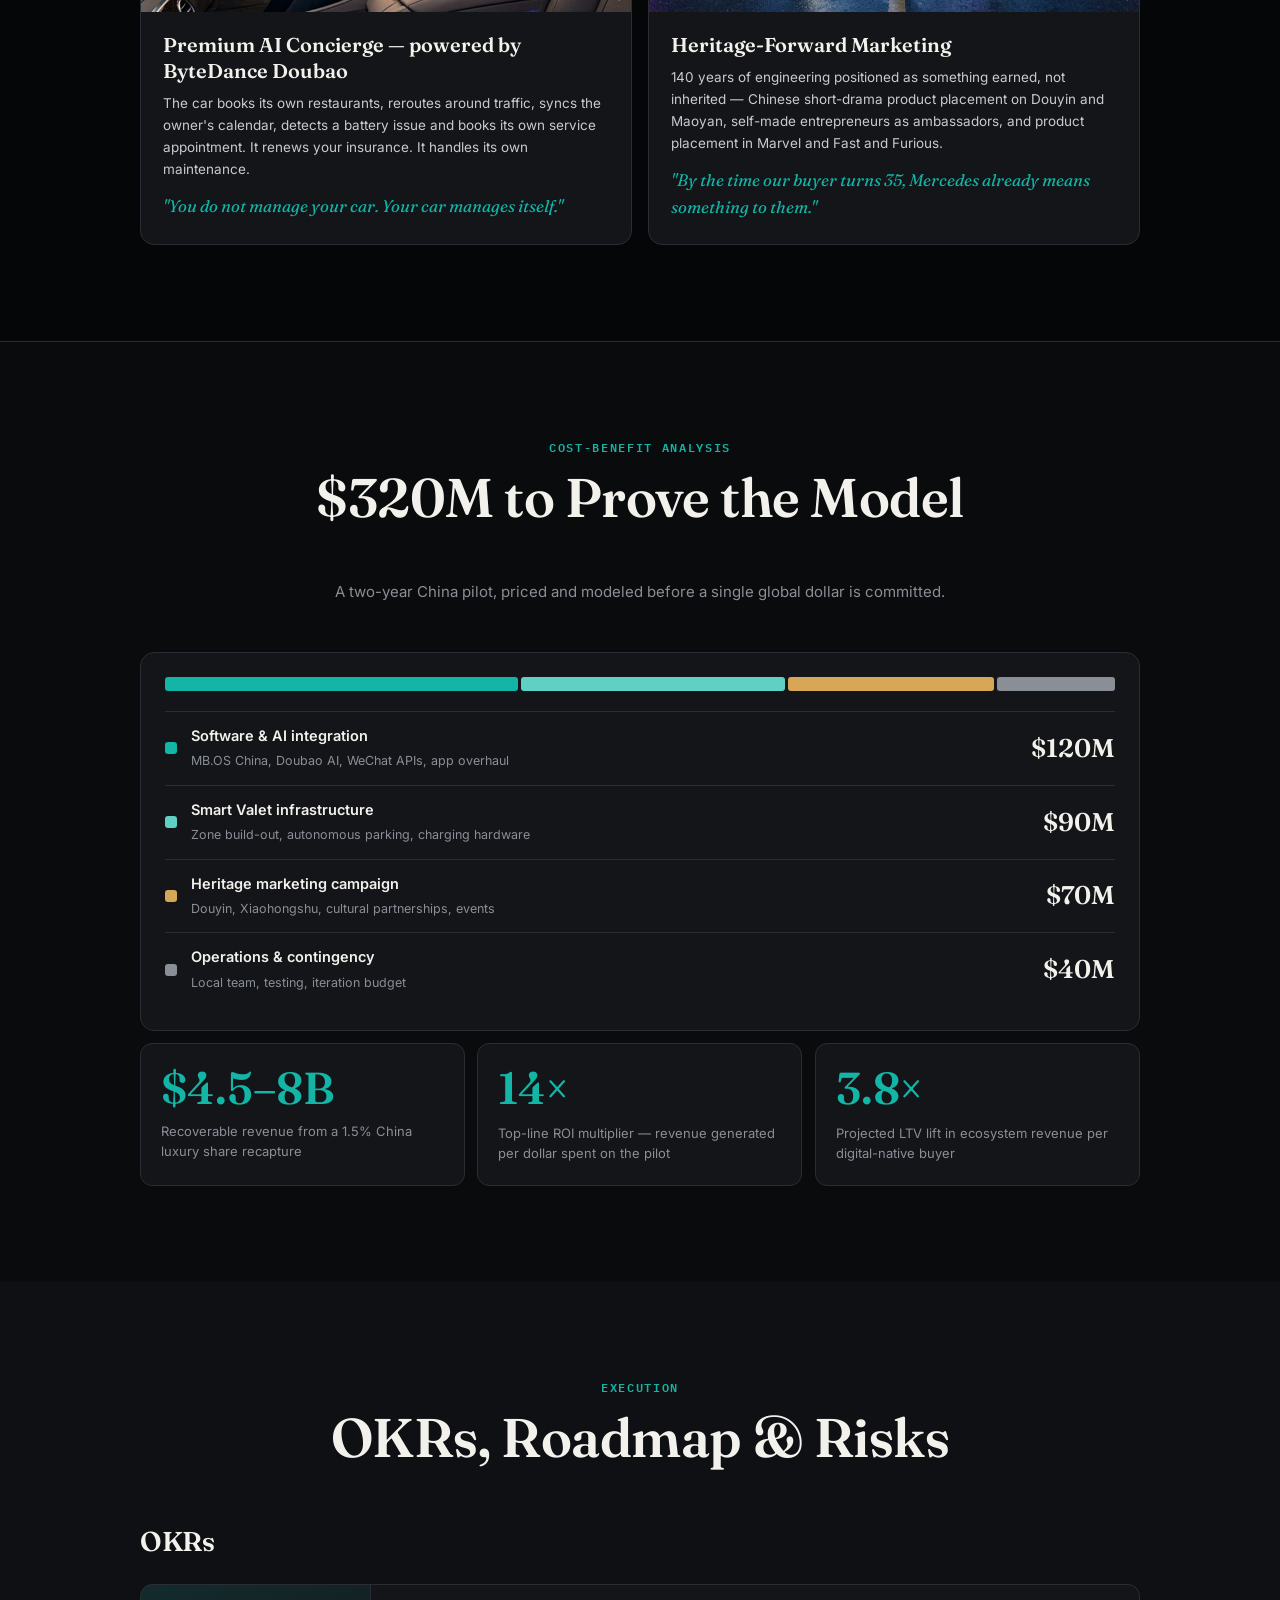
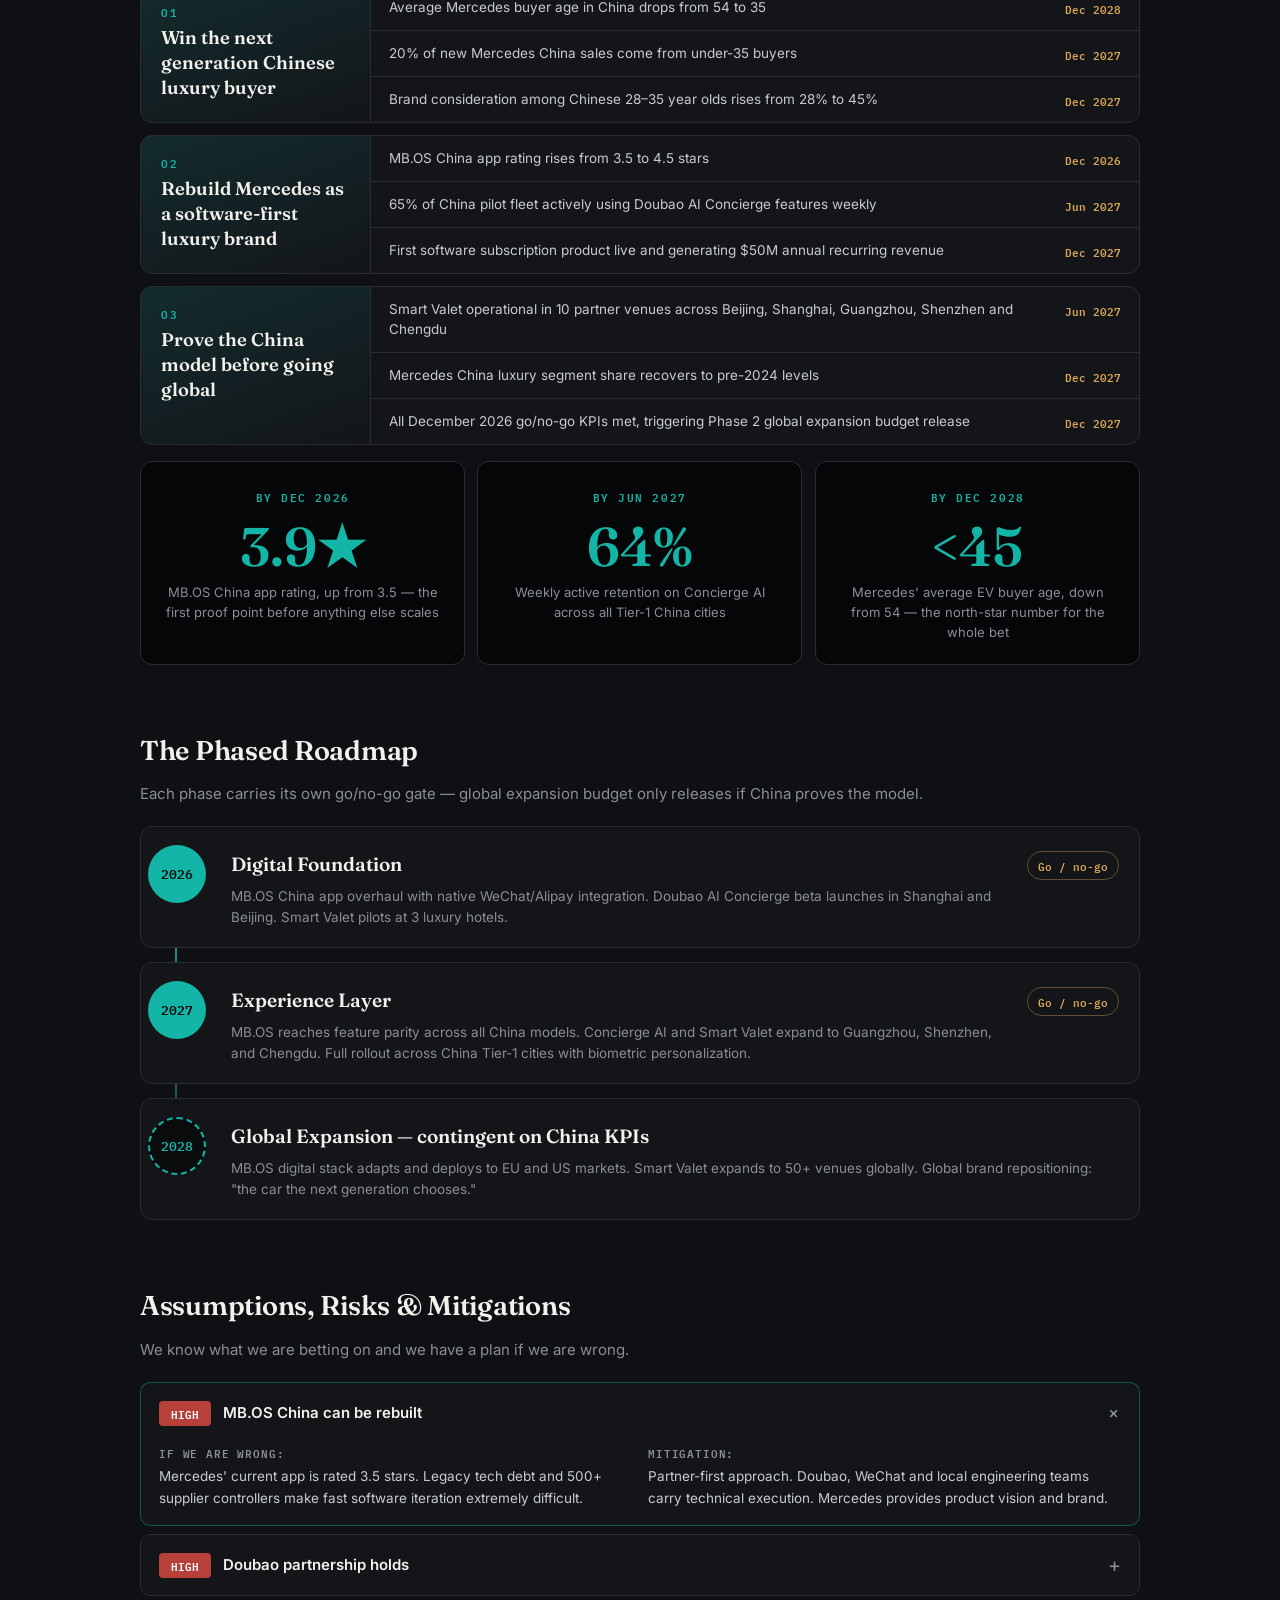
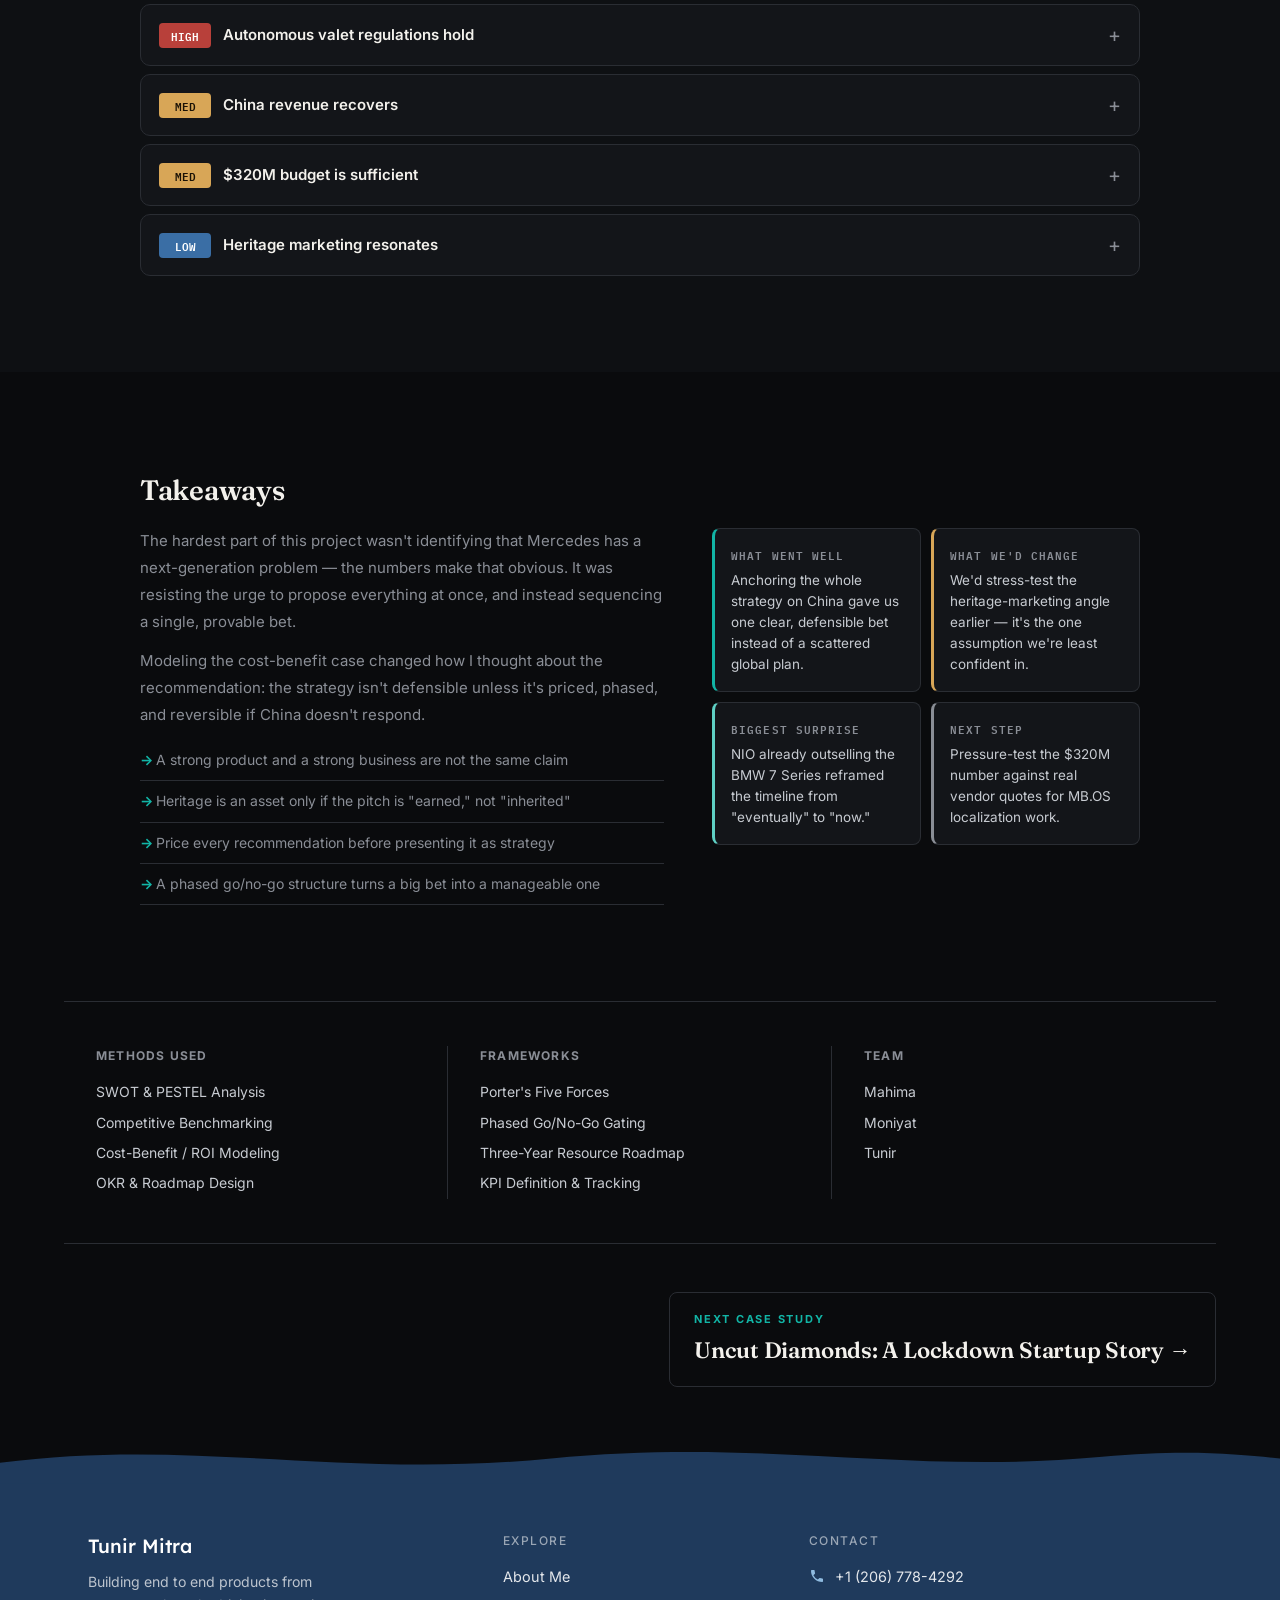
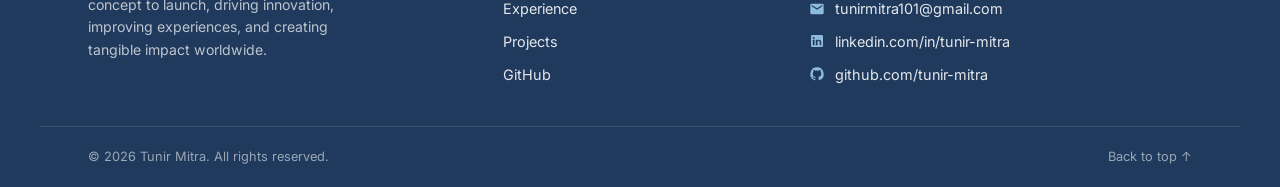
<file: projects/mercedes.html>
<!DOCTYPE html>
<html lang="en">
<head>
  <meta charset="UTF-8" />
  <meta name="viewport" content="width=device-width, initial-scale=1.0" />
  <title>Mercedes-Benz Case Study | Tunir Mitra</title>
  <meta name="description" content="Mercedes-Benz: Engineering the Next Generation of Luxury. A software-first product strategy to win back the next generation of buyers, starting in China." />
  <link rel="preconnect" href="https://fonts.googleapis.com" />
  <link rel="preconnect" href="https://fonts.gstatic.com" crossorigin />
  <link href="https://fonts.googleapis.com/css2?family=Lexend:wght@400;500;600&family=Fraunces:opsz,wght@9..144,300;9..144,400;9..144,500;9..144,600;9..144,700&family=Inter:wght@400;500;600&family=Barlow+Condensed:wght@700;800&family=Barlow:wght@400;500;600;700&family=IBM+Plex+Mono:wght@500;600&display=swap" rel="stylesheet" />
  <link rel="stylesheet" href="../assets/css/site.css" />
  <link rel="stylesheet" href="../assets/css/case-study.css" />
  <link rel="stylesheet" href="../assets/css/themes/mercedes.css" />
  <script>document.documentElement.classList.add("js");</script>
</head>
<body class="page-case theme-merc">
  <div class="scroll-progress" aria-hidden="true"></div>

  <!-- ============ NAV ============ -->
  <header class="nav">
    <a href="../" class="nav__brand">Tunir Mitra</a>
    <button class="nav__toggle" aria-label="Open menu" aria-expanded="false">
      <span></span><span></span><span></span>
    </button>
    <nav class="nav__links">
      <a href="../">Home</a>
      <a href="../about">About Me</a>
      <a href="../#experience">Experience</a>
      <div class="dropdown">
        <a class="dropdown__trigger" href="../#projects">Projects</a><button class="dropdown__chev" type="button" aria-label="Show project list" aria-expanded="false">&#9662;</button>
        <div class="dropdown__menu">
          <a href="uncut-diamonds">Uncut Diamonds (NGO)</a>
          <a href="husky-market">The Husky MarketPlace</a>
          <a href="monster-bi">Monster BI Case Study</a>
          <a href="amazon-rufus">Amazon AI Case Study</a>
          <a href="mercedes" aria-current="page">Mercedes Case Study</a>
        </div>
      </div>
    </nav>
  </header>

  <main class="cs-layout cs-layout--solo">

    <!-- ============ INTRO ============ -->
    <div class="cs cs-intro">
      <section class="cs-hero mz-hero">
        <div class="mz-hero__art" aria-hidden="true"></div>
        <div class="cs-hero__content">
          <p class="cs-eyebrow">Mercedes-Benz Group / Product Strategy Case Study</p>
          <h1>Engineering the <em>Next</em> Generation</h1>
          <p class="cs-hero__desc">Mercedes builds the strongest product in its history — and is losing the buyer who should want it most. We diagnosed why the next generation of luxury buyers is choosing BMW, Tesla, and BYD instead, and designed a software-first strategy to win them back in China first.</p>
          <a href="#overview" class="cs-btn">Read the Strategy <span aria-hidden="true">→</span></a>
        </div>
      </section>

      <div class="cs-meta">
        <div class="cs-meta__item">
          <div class="cs-meta__label">Client / Context</div>
          <div class="cs-meta__value">Mercedes-Benz Group (Academic)</div>
        </div>
        <div class="cs-meta__item">
          <div class="cs-meta__label">Focus</div>
          <div class="cs-meta__value">Software-First Luxury, China Pilot</div>
        </div>
        <div class="cs-meta__item">
          <div class="cs-meta__label">Role</div>
          <div class="cs-meta__value">Product Strategist</div>
        </div>
        <div class="cs-meta__item">
          <div class="cs-meta__label">Course</div>
          <div class="cs-meta__value">IMT 598 · June 2026</div>
        </div>
      </div>
    </div>

    <!-- ============ CASE STUDY BODY ============ -->
    <div class="cs cs-body">

      <nav class="cs-phases" aria-label="Case study sections">
        <a href="#overview">Overview</a>
        <a href="#diagnosis">Diagnosis</a>
        <a href="#strategy">Strategy</a>
        <a href="#features">Features</a>
        <a href="#business">Business Case</a>
        <a href="#execution">Execution</a>
      </nav>

      <!-- OVERVIEW -->
      <section id="overview" class="cs-section">
        <p class="cs-phase-label">Overview</p>
        <h2 class="cs-phase-title">A Stronger Product, A Weaker Business</h2>
        <p class="cs-lead">Mercedes has never built a better car — Level 3 autonomy, 800V charging, MB.OS live across 2M+ vehicles. But operating profit is down 57%, China sales are down 27%, and only 28% of millennials would consider the brand at all. Our team diagnosed the gap and proposed where Mercedes should place its next dollar.</p>

        <div class="mz-versus">
          <div class="mz-versus__col is-up">
            <span class="mz-tag">The product has never been stronger</span>
            <ul>
              <li>CLA won European Car of the Year 2026</li>
              <li>GLC order books filled into H2 2026, production running three shifts</li>
              <li>Only automaker with certified Level 3 autonomous driving</li>
              <li>800V fast charging: 10–80% in 22 minutes</li>
              <li>MB.OS live, OTA pushed to 2M+ vehicles</li>
            </ul>
          </div>
          <div class="mz-versus__col is-down">
            <span class="mz-tag">The business has never been weaker</span>
            <ul>
              <li><b>−57%</b> operating profits in 2025</li>
              <li><b>−27%</b> China sales in Q1 2026</li>
              <li><b>#1 → #3</b> in the U.S.</li>
              <li><b>54</b> average buyer age</li>
              <li><b>28%</b> of millennials would consider Mercedes</li>
              <li><b>3.5★</b> Mercedes me app rating</li>
            </ul>
          </div>
        </div>

        <div class="cs-goals">
          <div class="cs-goals__col">
            <div class="cs-goals__icon">🎯</div>
            <h3>Goals</h3>
            <ul>
              <li>Diagnose why engineering leadership isn't converting to market share</li>
              <li>Identify the single highest-leverage market to prove a turnaround</li>
              <li>Propose a software-first feature set built for that market</li>
              <li>Model the cost, ROI, and risk of the bet before recommending it</li>
            </ul>
          </div>
          <div class="cs-goals__col">
            <div class="cs-goals__icon">⚡</div>
            <h3>Challenges</h3>
            <ul>
              <li>Legacy hardware DNA vs. a market that now buys on software</li>
              <li>BYD and NIO compete on price Mercedes cannot and should not match</li>
              <li>China's decline may be structural, not cyclical</li>
              <li>140 years of heritage can read as "old," not aspirational</li>
            </ul>
          </div>
          <div class="cs-goals__col">
            <div class="cs-goals__icon">🧭</div>
            <h3>My Role</h3>
            <ul>
              <li>Product strategist on a team of three</li>
              <li>Led competitive analysis and the SWOT synthesis</li>
              <li>Modeled the $320M budget allocation and ROI case</li>
              <li>Authored the OKRs and phased go/no-go roadmap</li>
            </ul>
          </div>
        </div>
      </section>

      <!-- HERITAGE -->
      <section class="cs-section mz-heritage">
        <div class="mz-heritage__grid">
          <figure class="mz-photo mz-heritage__img"><img src="../assets/media/mercedes/1886.jpg" alt="An early open-top motorcar in front of a bridge" loading="lazy" width="800" height="349" /></figure>
          <div>
            <p class="cs-phase-label cs-phase-label--left">140 Years of Engineering Firsts</p>
            <div class="mz-vm">
              <div><span class="mz-mono">Vision</span><p>To prove that engineering leadership is earned in every generation through the materials we choose, the software we build, and the customers we decide to serve.</p></div>
              <div><span class="mz-mono">Mission</span><p>Build the world's most desirable cars. Not the most reliable. Not the cheapest. Desirable. Compete on aspiration and engineering, not just specs.</p></div>
            </div>
          </div>
        </div>
        <ol class="mz-firsts">
          <li><b>1886</b><span>Built the world's first car. Not a luxury brand. An engineering company solving a transport problem.</span></li>
          <li><b>1959</b><span>Invented the crumple zone.</span></li>
          <li><b>1980</b><span>Invented the airbag.</span></li>
          <li><b>2025</b><span>Level 3 autonomy. Mercedes creates standards, it does not follow them.</span></li>
        </ol>
        <p class="mz-pull">Engineering DNA is both the strength and the risk. Mercedes perfects. Tesla iterates. BYD undercuts. BMW refreshes faster.</p>
      </section>

      <!-- DIAGNOSIS -->
      <section id="diagnosis" class="cs-section mz-alt">
        <p class="cs-phase-label">Diagnosis</p>
        <h2 class="cs-phase-title">Why This Is Happening</h2>
        <p class="cs-sub cs-sub--center">The next generation judges luxury by software, sustainability, and speed of innovation, not just the badge. Three forces explain the gap.</p>

        <div class="mz-causes">
          <article class="mz-cause">
            <figure class="mz-photo"><img src="../assets/media/mercedes/cause-age.jpg" alt="Black and white close-up of a Mercedes tail light" loading="lazy" width="800" height="533" /></figure>
            <div class="mz-cause__body">
              <span class="mz-mono">01 · Aging Buyer Base</span>
              <p>The average Mercedes buyer is five years older than BMW and Audi buyers. Only 28% of millennials would consider Mercedes compared to 40% for competitors. As Millennials and Gen Z drive EV adoption and older generations plateau, Mercedes risks losing relevance with the next generation of luxury buyers.</p>
            </div>
          </article>
          <article class="mz-cause">
            <figure class="mz-photo"><img src="../assets/media/mercedes/cause-china.jpg" alt="Black and white Mercedes star hood ornament" loading="lazy" width="800" height="449" /></figure>
            <div class="mz-cause__body">
              <span class="mz-mono">02 · China's Structural Decline</span>
              <p>China was 35% of global sales. Down 19% in 2025 and 27% in Q1 2026 with no visible floor. BYD and NIO offer comparable tech at 30–50% lower prices, and NIO ET9 outsold the BMW 7 Series. This is not just competition. Government policy actively favors domestic brands.</p>
            </div>
          </article>
          <article class="mz-cause">
            <figure class="mz-photo"><img src="../assets/media/mercedes/cause-software.jpg" alt="Black and white Mercedes interior and centre console" loading="lazy" width="800" height="449" /></figure>
            <div class="mz-cause__body">
              <span class="mz-mono">03 · Software Lags Behind Hardware</span>
              <p>The Mercedes me app has a 3.5-star rating with remote functions failing and UI inconsistencies across models. Legacy vehicles run 500+ controllers from different suppliers while Tesla iterates weekly. Mercedes wants to sell software subscriptions but cannot monetize a platform customers do not trust.</p>
            </div>
          </article>
        </div>

        <h3 class="cs-h3">The SWOT</h3>
        <p class="cs-sub">The strengths are real and defensible. The weaknesses are acknowledged but not where we spent our time — the opportunity is what the strategy is built around.</p>
        <div class="mz-swot">
          <div class="mz-swot__card is-s"><h4>Strengths</h4><ul>
            <li>Only automaker with certified Level 3 autonomy</li>
            <li>CLA won European Car of the Year 2026</li>
            <li>800V architecture: 10–80% charge in 22 minutes</li>
            <li>MB.OS live and pushing OTA updates to 2M+ vehicles</li>
            <li>140 years of engineering credibility competitors can't fabricate</li></ul></div>
          <div class="mz-swot__card is-o"><h4>Opportunities</h4><ul>
            <li>46% of global luxury sales now come from millennials and Gen Z</li>
            <li>China's digital-native luxury buyer is underserved by Western brands</li>
            <li>$4.5–8B in recoverable China revenue from a 1.5% share recapture</li>
            <li>Software subscriptions monetize a platform that already exists</li>
            <li>No competitor has combined heritage, L3 clearance, and local-first software</li></ul></div>
          <div class="mz-swot__card is-w"><h4>Weaknesses <small>(noted, not the focus)</small></h4><ul>
            <li>Mercedes me app rated 3.5 stars; 500+ legacy supplier controllers</li>
            <li>Average buyer age 5 years older than BMW and Audi</li></ul></div>
          <div class="mz-swot__card is-t"><h4>Threats</h4><ul>
            <li>BYD and NIO undercut on price by 30–50% with comparable tech</li>
            <li>Chinese industrial policy actively favors domestic brands</li>
            <li>Tesla iterates software weekly; Mercedes cannot match that cadence</li>
            <li>NIO ET9 already outsold the BMW 7 Series in executive luxury</li></ul></div>
        </div>

        <h3 class="cs-h3">Three Rivals, Three Different Fights</h3>
        <p class="cs-sub">Mercedes can't beat BMW, Tesla, and BYD/NIO on their own terms simultaneously — each is winning a different argument.</p>
        <div class="mz-rivals">
          <div class="mz-rival">
            <span class="mz-rival__name">BMW</span>
            <span class="mz-rival__stat">2.2M units · +215K vs. Mercedes</span>
            <p>Best-selling premium brand globally. BMW EV sales: 427K units, up 13.5% YoY, while Mercedes EV sales fell 22% to 205K. Neue Klasse launches EV-native in 2026 and could define the next decade before Mercedes' MMA platform fully rolls out.</p>
          </div>
          <div class="mz-rival">
            <span class="mz-rival__name">Tesla</span>
            <span class="mz-rival__stat">600K+ U.S. units · Model 3 at $35K</span>
            <p>Leading luxury brand in the U.S. Wins on software cadence, app experience, and charging network — a gap that's hard to justify against a $47K CLA EV. Mercedes has certified Level 3, but Tesla iterates faster.</p>
          </div>
          <div class="mz-rival">
            <span class="mz-rival__name">BYD / NIO</span>
            <span class="mz-rival__stat">30–50% lower price · #2 in China luxury</span>
            <p>Comparable tech at a fraction of the price, backed by government policy. NIO ET9 already outsold the BMW 7 Series and Audi A8L in China, in a segment Mercedes owned.</p>
          </div>
        </div>

        <div class="cs-matrix mz-matrix">
          <table>
            <thead><tr><th>Capability</th><th>BMW</th><th>Tesla</th><th>BYD / NIO</th><th>Mercedes (Current)</th></tr></thead>
            <tbody>
              <tr><td>EV-native platform</td><td class="yes">✓</td><td class="yes">✓</td><td class="yes">✓</td><td class="mz-mid">Partial</td></tr>
              <tr><td>Software update cadence</td><td class="mz-mid">Slow</td><td class="yes">Weekly</td><td class="mz-mid">Moderate</td><td class="no">Slow</td></tr>
              <tr><td>Local ecosystem integration</td><td class="no">✗</td><td class="no">✗</td><td class="yes">✓</td><td class="no">✗ (today)</td></tr>
              <tr><td>Price competitiveness (China)</td><td class="no">✗</td><td class="mz-mid">Mid</td><td class="yes">✓</td><td class="no">✗</td></tr>
              <tr><td>Heritage / prestige</td><td class="mz-mid">Moderate</td><td class="no">Low</td><td class="no">Low</td><td class="yes">✓</td></tr>
              <tr><td>Certified L3 autonomy</td><td class="no">✗</td><td class="no">✗</td><td class="no">✗</td><td class="yes">✓</td></tr>
            </tbody>
          </table>
        </div>
        <p class="cs-callout"><strong>The gap:</strong> No competitor combines heritage, certified L3 autonomy, and a genuinely local software ecosystem. That combination — not a price war — is the opening we designed the strategy around.</p>
      </section>

      <!-- STRATEGY -->
      <section id="strategy" class="cs-section">
        <p class="cs-phase-label">Strategy</p>
        <h2 class="cs-phase-title">The North Star</h2>
        <p class="cs-sub cs-sub--center">Two segments united by a single expectation. Luxury should be advanced, sustainably engineered, and digitally connected.</p>

        <div class="mz-persona">
          <div class="mz-persona__toggle" role="tablist">
            <button class="is-on" data-p="west" role="tab" aria-selected="true">Western Buyer</button>
            <button data-p="china" role="tab" aria-selected="false">Chinese Buyer</button>
          </div>
          <div class="mz-persona__body" aria-live="polite"></div>
        </div>

        <blockquote class="mz-vision">
          <span class="mz-mono">Proposed Vision</span>
          <p>By 2029, Mercedes is the luxury brand the next generation chooses, not inherits. Buyer age declines across EV platforms. China returns to sustainable growth. MB.OS enables recurring software revenue at scale. Sustainability is visible in the product, not buried in a corporate report.</p>
        </blockquote>

        <h3 class="cs-h3">Who We Are Building For</h3>
        <div class="mz-who">
          <div class="mz-who__col">
            <h4>The Next Generation Buyer</h4>
            <ul>
              <li>28–40 year olds who built their wealth, they did not inherit it</li>
              <li>Entrepreneurs, founders, and influencers with high disposable income</li>
              <li>Digital-native, globally aware, and deeply connected to their local culture</li>
              <li>Millennials and Gen Z now drive 46% of luxury sales globally</li>
            </ul>
          </div>
          <div class="mz-who__col">
            <h4>The Gap No One Is Filling</h4>
            <ul>
              <li>Luxury cars that feel designed for their parents, not for them</li>
              <li>Software that does not speak their language or fit their life</li>
              <li>A badge that signals old money, not ambition</li>
            </ul>
          </div>
          <div class="mz-who__col is-accent">
            <h4>What Only Mercedes Can Offer</h4>
            <ul>
              <li>The only western luxury brand with 140 years of heritage and L3 clearance</li>
              <li>Built Chinese-first for launch, designed to follow them everywhere they go</li>
            </ul>
            <p class="mz-who__line">Not the car you inherit.<br />The car you earn.</p>
          </div>
        </div>
      </section>

      <!-- FEATURES -->
      <section id="features" class="cs-band mz-band">
        <p class="cs-phase-label">Our Offensive Strategy</p>
        <h2 class="cs-phase-title">The Proposed Features</h2>
        <p class="cs-sub cs-sub--center">China is Mercedes's biggest market and the world's most competitive car tech environment. A China-first pilot, built around four features that turn Mercedes from a hardware brand into a platform its next buyer already lives inside.</p>

        <div class="mz-features">
          <article class="mz-feature">
            <figure class="mz-photo"><img src="../assets/media/mercedes/feature-app.jpg" alt="Car touchscreen showing Chinese apps" loading="lazy" width="800" height="446" /><span class="mz-feature__num">01</span></figure>
            <div class="mz-feature__body">
              <h4>Native Chinese App Integration — MB.OS China</h4>
              <p>Built for Chinese customers from the ground up, not adapted from a Western platform. WeChat, Alipay, Feishu, Douyin, and Xiaohongshu are integrated natively into the car — the car fits into the buyer's life instead of asking them to adapt to it.</p>
            </div>
          </article>
          <article class="mz-feature">
            <figure class="mz-photo"><img src="../assets/media/mercedes/feature-valet.jpg" alt="Smart valet parking bay overlooking the Shanghai skyline" loading="lazy" width="800" height="800" /><span class="mz-feature__num">02</span></figure>
            <div class="mz-feature__body">
              <h4>VIP Smart Valet Network</h4>
              <p>Pull up to a partner hotel, airport, or restaurant. Step out — the car parks and charges itself, then returns on request via WeChat. Launching exclusively in Beijing and Shanghai luxury zones, priced for a $100K+ buyer BYD isn't competing for.</p>
              <p class="mz-feature__quote">"BYD sells at $30K. We sell at $100K+. We are not in the same race."</p>
            </div>
          </article>
          <article class="mz-feature">
            <figure class="mz-photo"><img src="../assets/media/mercedes/feature-concierge.jpg" alt="A passenger working in the back seat of a luxury car" loading="lazy" width="800" height="436" /><span class="mz-feature__num">03</span></figure>
            <div class="mz-feature__body">
              <h4>Premium AI Concierge — powered by ByteDance Doubao</h4>
              <p>The car books its own restaurants, reroutes around traffic, syncs the owner's calendar, detects a battery issue and books its own service appointment. It renews your insurance. It handles its own maintenance.</p>
              <p class="mz-feature__quote">"You do not manage your car. Your car manages itself."</p>
            </div>
          </article>
          <article class="mz-feature">
            <figure class="mz-photo"><img src="../assets/media/mercedes/feature-marketing.jpg" alt="A dance crew performing in front of Mercedes cars on a city street" loading="lazy" width="800" height="436" /><span class="mz-feature__num">04</span></figure>
            <div class="mz-feature__body">
              <h4>Heritage-Forward Marketing</h4>
              <p>140 years of engineering positioned as something earned, not inherited — Chinese short-drama product placement on Douyin and Maoyan, self-made entrepreneurs as ambassadors, and product placement in Marvel and Fast and Furious.</p>
              <p class="mz-feature__quote">"By the time our buyer turns 35, Mercedes already means something to them."</p>
            </div>
          </article>
        </div>
      </section>

      <!-- BUSINESS CASE -->
      <section id="business" class="cs-section">
        <p class="cs-phase-label">Cost-Benefit Analysis</p>
        <h2 class="cs-phase-title">$320M to Prove the Model</h2>
        <p class="cs-sub cs-sub--center">A two-year China pilot, priced and modeled before a single global dollar is committed.</p>

        <div class="mz-budget">
          <div class="mz-budget__bar" aria-hidden="true">
            <i style="--w:37.5%;--c:#12b5a6"></i><i style="--w:28.1%;--c:#5fd0c4"></i><i style="--w:21.9%;--c:#d8a657"></i><i style="--w:12.5%;--c:#8a8e96"></i>
          </div>
          <div class="mz-budget__rows">
            <div class="mz-budget__row"><i style="--c:#12b5a6"></i><div><b>Software &amp; AI integration</b><span>MB.OS China, Doubao AI, WeChat APIs, app overhaul</span></div><strong>$120M</strong></div>
            <div class="mz-budget__row"><i style="--c:#5fd0c4"></i><div><b>Smart Valet infrastructure</b><span>Zone build-out, autonomous parking, charging hardware</span></div><strong>$90M</strong></div>
            <div class="mz-budget__row"><i style="--c:#d8a657"></i><div><b>Heritage marketing campaign</b><span>Douyin, Xiaohongshu, cultural partnerships, events</span></div><strong>$70M</strong></div>
            <div class="mz-budget__row"><i style="--c:#8a8e96"></i><div><b>Operations &amp; contingency</b><span>Local team, testing, iteration budget</span></div><strong>$40M</strong></div>
          </div>
        </div>

        <div class="mz-roi">
          <div class="mz-roi__card"><div class="mz-roi__num">$4.5–8B</div><p>Recoverable revenue from a 1.5% China luxury share recapture</p></div>
          <div class="mz-roi__card"><div class="mz-roi__num cs-kpi__num">14×</div><p>Top-line ROI multiplier — revenue generated per dollar spent on the pilot</p></div>
          <div class="mz-roi__card"><div class="mz-roi__num cs-kpi__num">3.8×</div><p>Projected LTV lift in ecosystem revenue per digital-native buyer</p></div>
        </div>
      </section>

      <!-- EXECUTION -->
      <section id="execution" class="cs-section mz-alt">
        <p class="cs-phase-label">Execution</p>
        <h2 class="cs-phase-title">OKRs, Roadmap &amp; Risks</h2>

        <h3 class="cs-h3">OKRs</h3>
        <div class="mz-okrs">
          <div class="mz-okr">
            <div class="mz-okr__o"><span class="mz-mono">O1</span>Win the next generation Chinese luxury buyer</div>
            <ul>
              <li><span>Average Mercedes buyer age in China drops from 54 to 35</span><time>Dec 2028</time></li>
              <li><span>20% of new Mercedes China sales come from under-35 buyers</span><time>Dec 2027</time></li>
              <li><span>Brand consideration among Chinese 28–35 year olds rises from 28% to 45%</span><time>Dec 2027</time></li>
            </ul>
          </div>
          <div class="mz-okr">
            <div class="mz-okr__o"><span class="mz-mono">O2</span>Rebuild Mercedes as a software-first luxury brand</div>
            <ul>
              <li><span>MB.OS China app rating rises from 3.5 to 4.5 stars</span><time>Dec 2026</time></li>
              <li><span>65% of China pilot fleet actively using Doubao AI Concierge features weekly</span><time>Jun 2027</time></li>
              <li><span>First software subscription product live and generating $50M annual recurring revenue</span><time>Dec 2027</time></li>
            </ul>
          </div>
          <div class="mz-okr">
            <div class="mz-okr__o"><span class="mz-mono">O3</span>Prove the China model before going global</div>
            <ul>
              <li><span>Smart Valet operational in 10 partner venues across Beijing, Shanghai, Guangzhou, Shenzhen and Chengdu</span><time>Jun 2027</time></li>
              <li><span>Mercedes China luxury segment share recovers to pre-2024 levels</span><time>Dec 2027</time></li>
              <li><span>All December 2026 go/no-go KPIs met, triggering Phase 2 global expansion budget release</span><time>Dec 2027</time></li>
            </ul>
          </div>
        </div>

        <div class="mz-kpis">
          <div class="mz-kpi"><span class="mz-mono">By Dec 2026</span><b class="cs-kpi__num">4.0★</b><p>MB.OS China app rating, up from 3.5 — the first proof point before anything else scales</p></div>
          <div class="mz-kpi"><span class="mz-mono">By Jun 2027</span><b class="cs-kpi__num">65%</b><p>Weekly active retention on Concierge AI across all Tier-1 China cities</p></div>
          <div class="mz-kpi"><span class="mz-mono">By Dec 2028</span><b>&lt;45</b><p>Mercedes' average EV buyer age, down from 54 — the north-star number for the whole bet</p></div>
        </div>

        <h3 class="cs-h3">The Phased Roadmap</h3>
        <p class="cs-sub">Each phase carries its own go/no-go gate — global expansion budget only releases if China proves the model.</p>
        <ol class="mz-roadmap">
          <li>
            <span class="mz-roadmap__year">2026</span>
            <div><h4>Digital Foundation</h4><p>MB.OS China app overhaul with native WeChat/Alipay integration. Doubao AI Concierge beta launches in Shanghai and Beijing. Smart Valet pilots at 3 luxury hotels.</p></div>
            <span class="mz-gate">Go / no-go</span>
          </li>
          <li>
            <span class="mz-roadmap__year">2027</span>
            <div><h4>Experience Layer</h4><p>MB.OS reaches feature parity across all China models. Concierge AI and Smart Valet expand to Guangzhou, Shenzhen, and Chengdu. Full rollout across China Tier-1 cities with biometric personalization.</p></div>
            <span class="mz-gate">Go / no-go</span>
          </li>
          <li class="is-future">
            <span class="mz-roadmap__year">2028</span>
            <div><h4>Global Expansion — contingent on China KPIs</h4><p>MB.OS digital stack adapts and deploys to EU and US markets. Smart Valet expands to 50+ venues globally. Global brand repositioning: "the car the next generation chooses."</p></div>
          </li>
        </ol>

        <h3 class="cs-h3">Assumptions, Risks &amp; Mitigations</h3>
        <p class="cs-sub">We know what we are betting on and we have a plan if we are wrong.</p>
        <div class="mz-risks">
          <details class="mz-risk" open>
            <summary><span class="mz-level is-high">High</span>MB.OS China can be rebuilt</summary>
            <div><p><b>If we are wrong:</b> Mercedes' current app is rated 3.5 stars. Legacy tech debt and 500+ supplier controllers make fast software iteration extremely difficult.</p><p><b>Mitigation:</b> Partner-first approach. Doubao, WeChat and local engineering teams carry technical execution. Mercedes provides product vision and brand.</p></div>
          </details>
          <details class="mz-risk">
            <summary><span class="mz-level is-high">High</span>Doubao partnership holds</summary>
            <div><p><b>If we are wrong:</b> US-China tensions could restrict or complicate a ByteDance partnership for a German brand operating globally.</p><p><b>Mitigation:</b> MB.OS China is ring-fenced from global MB.OS. China-only integration with no cross-contamination of data or architecture.</p></div>
          </details>
          <details class="mz-risk">
            <summary><span class="mz-level is-high">High</span>Autonomous valet regulations hold</summary>
            <div><p><b>If we are wrong:</b> MIIT already tightened autonomous driving rules in 2025. Further restrictions could disable the valet feature entirely.</p><p><b>Mitigation:</b> If regulations tighten, Phase 1 converts to a human concierge-assisted model. Same experience, same zones, no material cost change.</p></div>
          </details>
          <details class="mz-risk">
            <summary><span class="mz-level is-med">Med</span>China revenue recovers</summary>
            <div><p><b>If we are wrong:</b> China decline may be structural, not cyclical. BYD and NIO continue gaining ground and the revenue floor does not materialize.</p><p><b>Mitigation:</b> Phase 1 is a 2-year pilot with clear go/no-go metrics before full capital deployment. If China does not respond, pivot budget to Western young buyer strategy.</p></div>
          </details>
          <details class="mz-risk">
            <summary><span class="mz-level is-med">Med</span>$320M budget is sufficient</summary>
            <div><p><b>If we are wrong:</b> Software builds, infrastructure and marketing in China routinely run over. $320M may not be enough to execute all four features.</p><p><b>Mitigation:</b> $40M contingency is built into the budget. Phased rollout means we pause and reassess after Phase 1 before committing Phase 2 spend.</p></div>
          </details>
          <details class="mz-risk">
            <summary><span class="mz-level is-low">Low</span>Heritage marketing resonates</summary>
            <div><p><b>If we are wrong:</b> Younger Chinese consumers increasingly favor domestic brands as symbols of national pride. Heritage may read as foreign, not aspirational.</p><p><b>Mitigation:</b> Lead with craft and personal achievement, not history. The message is not we are old. The message is you earned this.</p></div>
          </details>
        </div>
      </section>

      <!-- TAKEAWAYS -->
      <section class="cs-section">
        <div class="cs-two">
          <div class="cs-text">
            <h3>Takeaways</h3>
            <p>The hardest part of this project wasn't identifying that Mercedes has a next-generation problem — the numbers make that obvious. It was resisting the urge to propose everything at once, and instead sequencing a single, provable bet.</p>
            <p>Modeling the cost-benefit case changed how I thought about the recommendation: the strategy isn't defensible unless it's priced, phased, and reversible if China doesn't respond.</p>
            <ul class="cs-list cs-list--arrow">
              <li>A strong product and a strong business are not the same claim</li>
              <li>Heritage is an asset only if the pitch is "earned," not "inherited"</li>
              <li>Price every recommendation before presenting it as strategy</li>
              <li>A phased go/no-go structure turns a big bet into a manageable one</li>
            </ul>
          </div>
          <div class="mz-board">
            <div class="mz-note"><h5>What went well</h5><p>Anchoring the whole strategy on China gave us one clear, defensible bet instead of a scattered global plan.</p></div>
            <div class="mz-note"><h5>What we'd change</h5><p>We'd stress-test the heritage-marketing angle earlier — it's the one assumption we're least confident in.</p></div>
            <div class="mz-note"><h5>Biggest surprise</h5><p>NIO already outselling the BMW 7 Series reframed the timeline from "eventually" to "now."</p></div>
            <div class="mz-note"><h5>Next step</h5><p>Pressure-test the $320M number against real vendor quotes for MB.OS localization work.</p></div>
          </div>
        </div>
      </section>

      <section class="cs-tools">
        <div class="cs-tools__col">
          <h4>Methods Used</h4>
          <ul><li>SWOT &amp; PESTEL Analysis</li><li>Competitive Benchmarking</li><li>Cost-Benefit / ROI Modeling</li><li>OKR &amp; Roadmap Design</li></ul>
        </div>
        <div class="cs-tools__col">
          <h4>Frameworks</h4>
          <ul><li>Porter's Five Forces</li><li>Phased Go/No-Go Gating</li><li>Three-Year Resource Roadmap</li><li>KPI Definition &amp; Tracking</li></ul>
        </div>
        <div class="cs-tools__col">
          <h4>Team</h4>
          <ul><li>Mahima</li><li>Moniyat</li><li>Tunir</li></ul>
        </div>
      </section>

      <div class="cs-nextbar">
        <a class="cs-next" href="uncut-diamonds">
          <span class="cs-next__label">Next case study</span>
          <span class="cs-next__title">Uncut Diamonds: A Lockdown Startup Story &rarr;</span>
        </a>
      </div>
    </div>
  </main>

  <!-- ============ FOOTER ============ -->
  <footer class="footer" id="contact">
    <svg class="footer__wave" viewBox="0 0 1440 60" preserveAspectRatio="none" aria-hidden="true">
      <path d="M0,35 C220,5 380,55 620,30 C860,5 1020,50 1240,28 C1340,18 1400,26 1440,30 L1440,60 L0,60 Z" />
    </svg>

    <div class="footer__inner">
      <div class="footer__cols">
        <div class="footer__col">
          <a href="../" class="footer__brand">Tunir Mitra</a>
          <p>Building end to end products from concept to launch, driving innovation, improving experiences, and creating tangible impact worldwide.</p>
        </div>

        <div class="footer__col">
          <h3>Explore</h3>
          <ul>
            <li><a href="../about">About Me</a></li>
            <li><a href="../#experience">Experience</a></li>
            <li><a href="../#projects">Projects</a></li>
            <li><a href="https://github.com/tunir-mitra" target="_blank" rel="noopener">GitHub</a></li>
          </ul>
        </div>

        <div class="footer__col">
          <h3>Contact</h3>
          <ul class="footer__contact">
            <li>
              <svg viewBox="0 0 24 24" aria-hidden="true"><path d="M6.6 10.8a15.1 15.1 0 0 0 6.6 6.6l2.2-2.2c.3-.3.7-.4 1-.2 1.1.4 2.3.6 3.6.6.6 0 1 .4 1 1V20c0 .6-.4 1-1 1A17 17 0 0 1 3 4c0-.6.4-1 1-1h3.5c.6 0 1 .4 1 1 0 1.3.2 2.5.6 3.6.1.3 0 .7-.2 1l-2.3 2.2z"/></svg>
              <a href="tel:+12067784292">+1 (206) 778-4292</a>
            </li>
            <li>
              <svg viewBox="0 0 24 24" aria-hidden="true"><path d="M20 4H4a2 2 0 0 0-2 2v12a2 2 0 0 0 2 2h16a2 2 0 0 0 2-2V6a2 2 0 0 0-2-2zm0 4-8 5-8-5V6l8 5 8-5v2z"/></svg>
              <a href="mailto:tunirmitra101@gmail.com">tunirmitra101@gmail.com</a>
            </li>
            <li>
              <svg viewBox="0 0 24 24" aria-hidden="true"><path d="M19 3a2 2 0 0 1 2 2v14a2 2 0 0 1-2 2H5a2 2 0 0 1-2-2V5a2 2 0 0 1 2-2h14zM8.3 18.3V10H5.7v8.3h2.6zM7 8.9a1.5 1.5 0 1 0 0-3 1.5 1.5 0 0 0 0 3zm11.3 9.4v-4.6c0-2.4-1.3-3.6-3.1-3.6-1.4 0-2.1.8-2.4 1.3V10h-2.6v8.3h2.6v-4.4c0-1.2.2-2.3 1.7-2.3s1.5 1.4 1.5 2.4v4.3h2.3z"/></svg>
              <a href="https://www.linkedin.com/in/tunir-mitra/" target="_blank" rel="noopener">linkedin.com/in/tunir-mitra</a>
            </li>
            <li>
              <svg viewBox="0 0 24 24" aria-hidden="true"><path d="M12 2a10 10 0 0 0-3.16 19.49c.5.09.68-.22.68-.48v-1.7c-2.78.6-3.37-1.34-3.37-1.34-.45-1.16-1.11-1.47-1.11-1.47-.91-.62.07-.61.07-.61 1 .07 1.53 1.03 1.53 1.03.89 1.53 2.34 1.09 2.91.83.09-.65.35-1.09.63-1.34-2.22-.25-4.55-1.11-4.55-4.94 0-1.09.39-1.98 1.03-2.68-.1-.25-.45-1.27.1-2.65 0 0 .84-.27 2.75 1.02a9.5 9.5 0 0 1 5 0c1.91-1.29 2.75-1.02 2.75-1.02.55 1.38.2 2.4.1 2.65.64.7 1.03 1.59 1.03 2.68 0 3.84-2.34 4.68-4.57 4.93.36.31.68.92.68 1.85v2.74c0 .27.18.58.69.48A10 10 0 0 0 12 2z"/></svg>
              <a href="https://github.com/tunir-mitra" target="_blank" rel="noopener">github.com/tunir-mitra</a>
            </li>
          </ul>
        </div>
      </div>
    </div>

    <div class="footer__bottom">
      <span>&copy; <span id="year">2026</span> Tunir Mitra. All rights reserved.</span>
      <a href="#" class="footer__top">Back to top &uarr;</a>
    </div>
  </footer>

  <script src="../assets/js/site.js"></script>
  <script src="../assets/js/case-study.js"></script>
  <script src="../assets/js/pages/mercedes.js"></script>
</body>
</html>
</file>
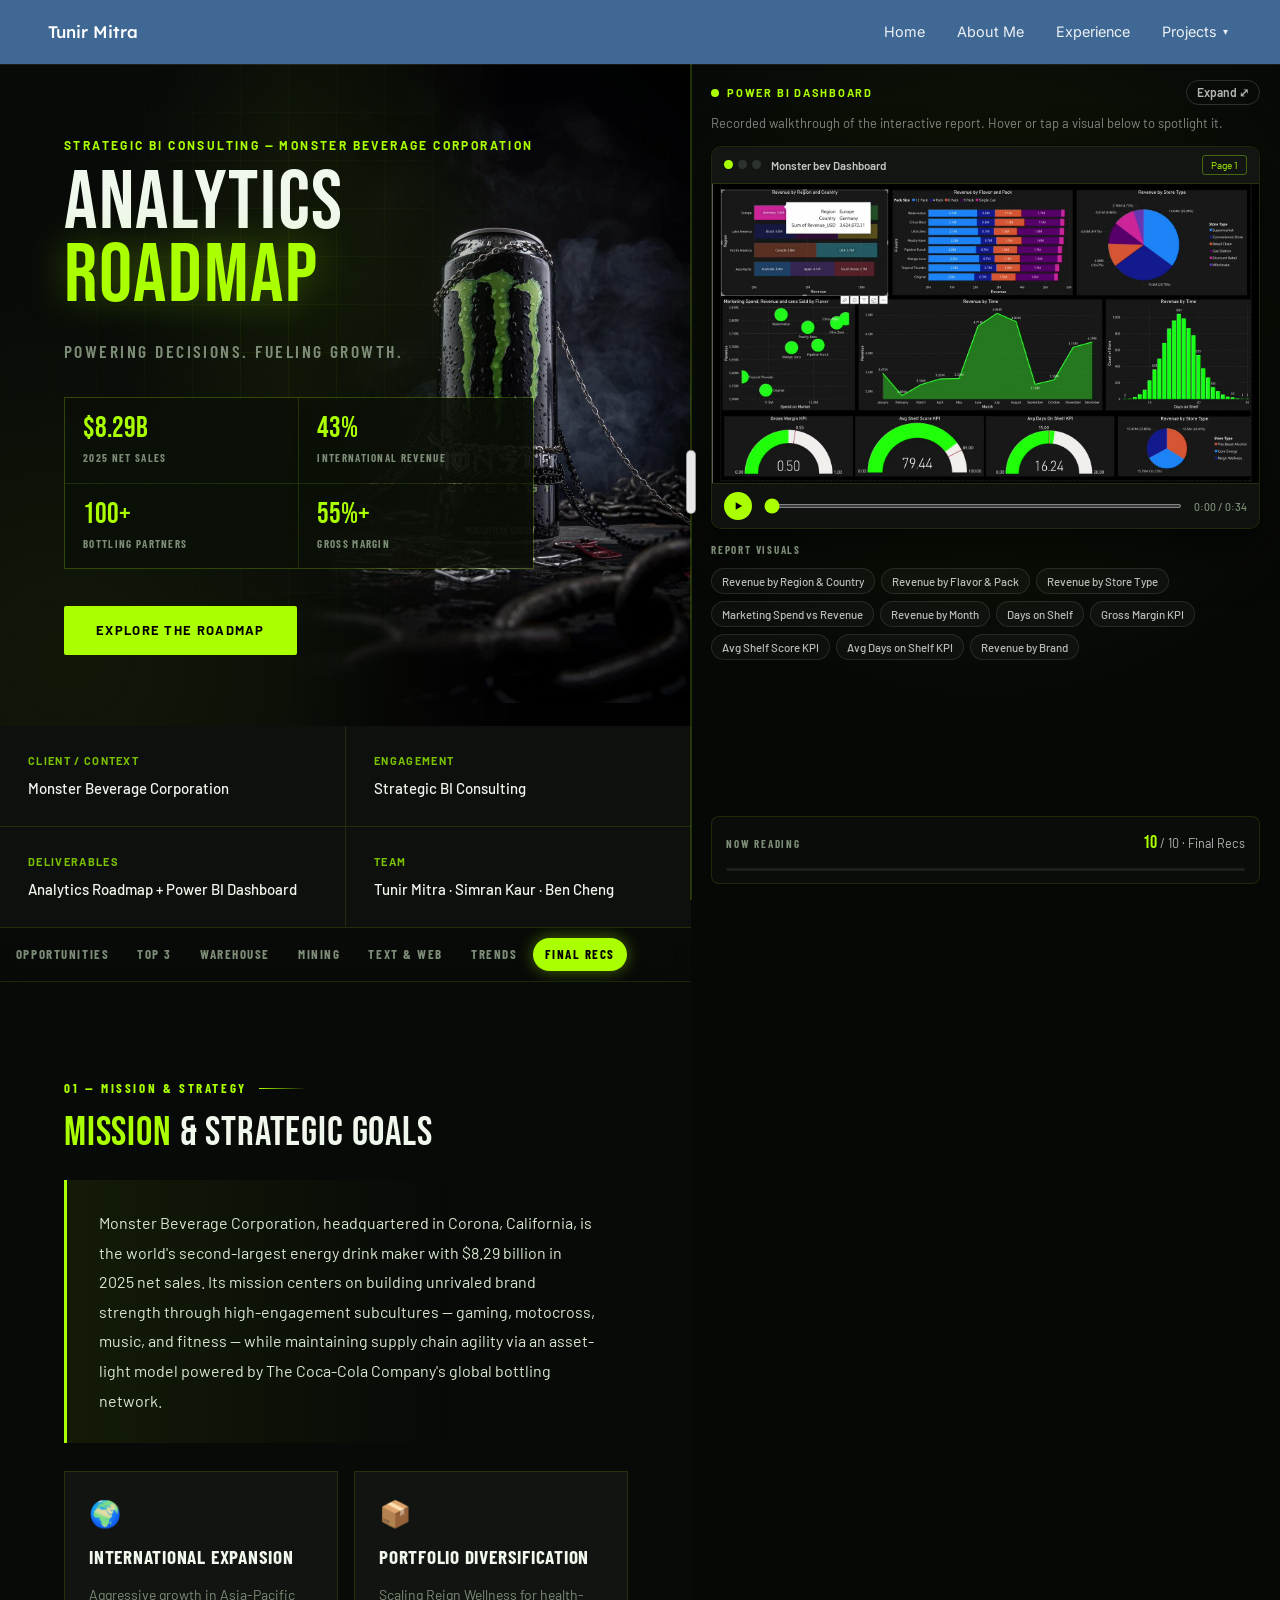
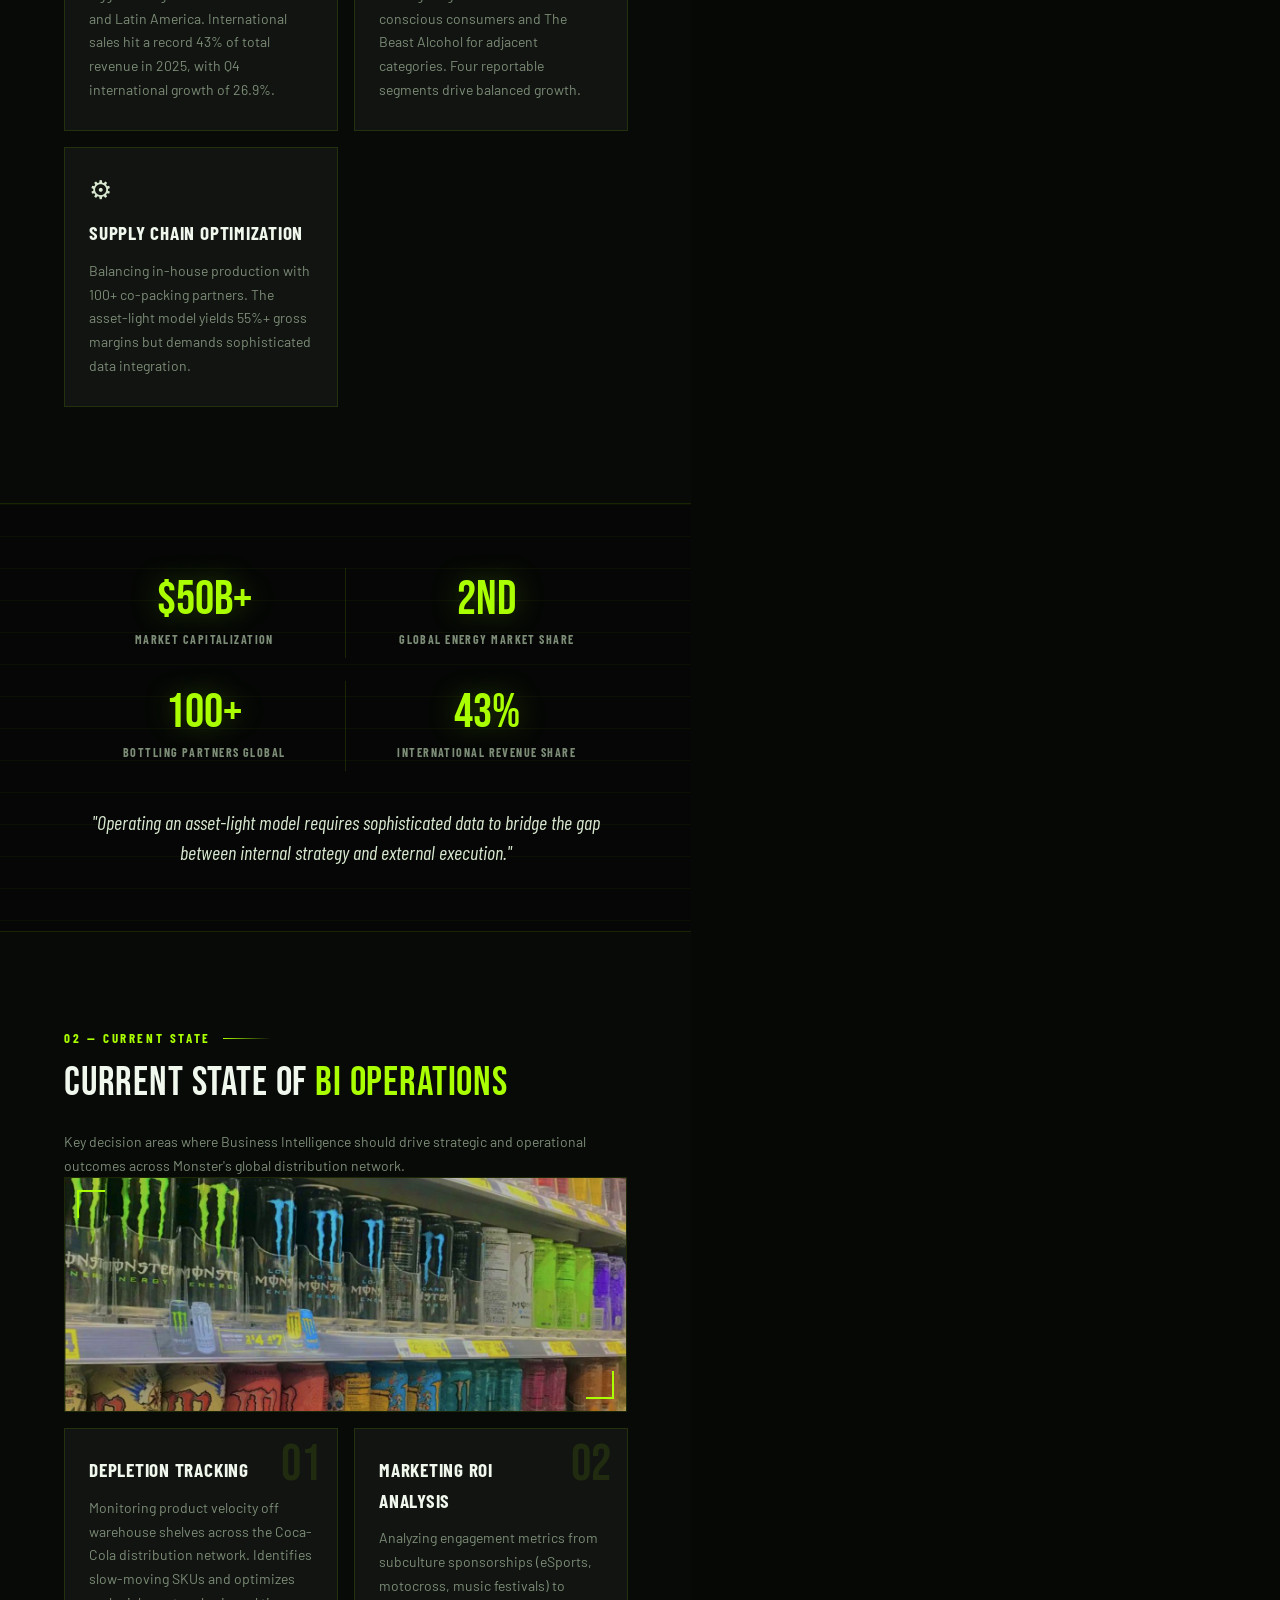
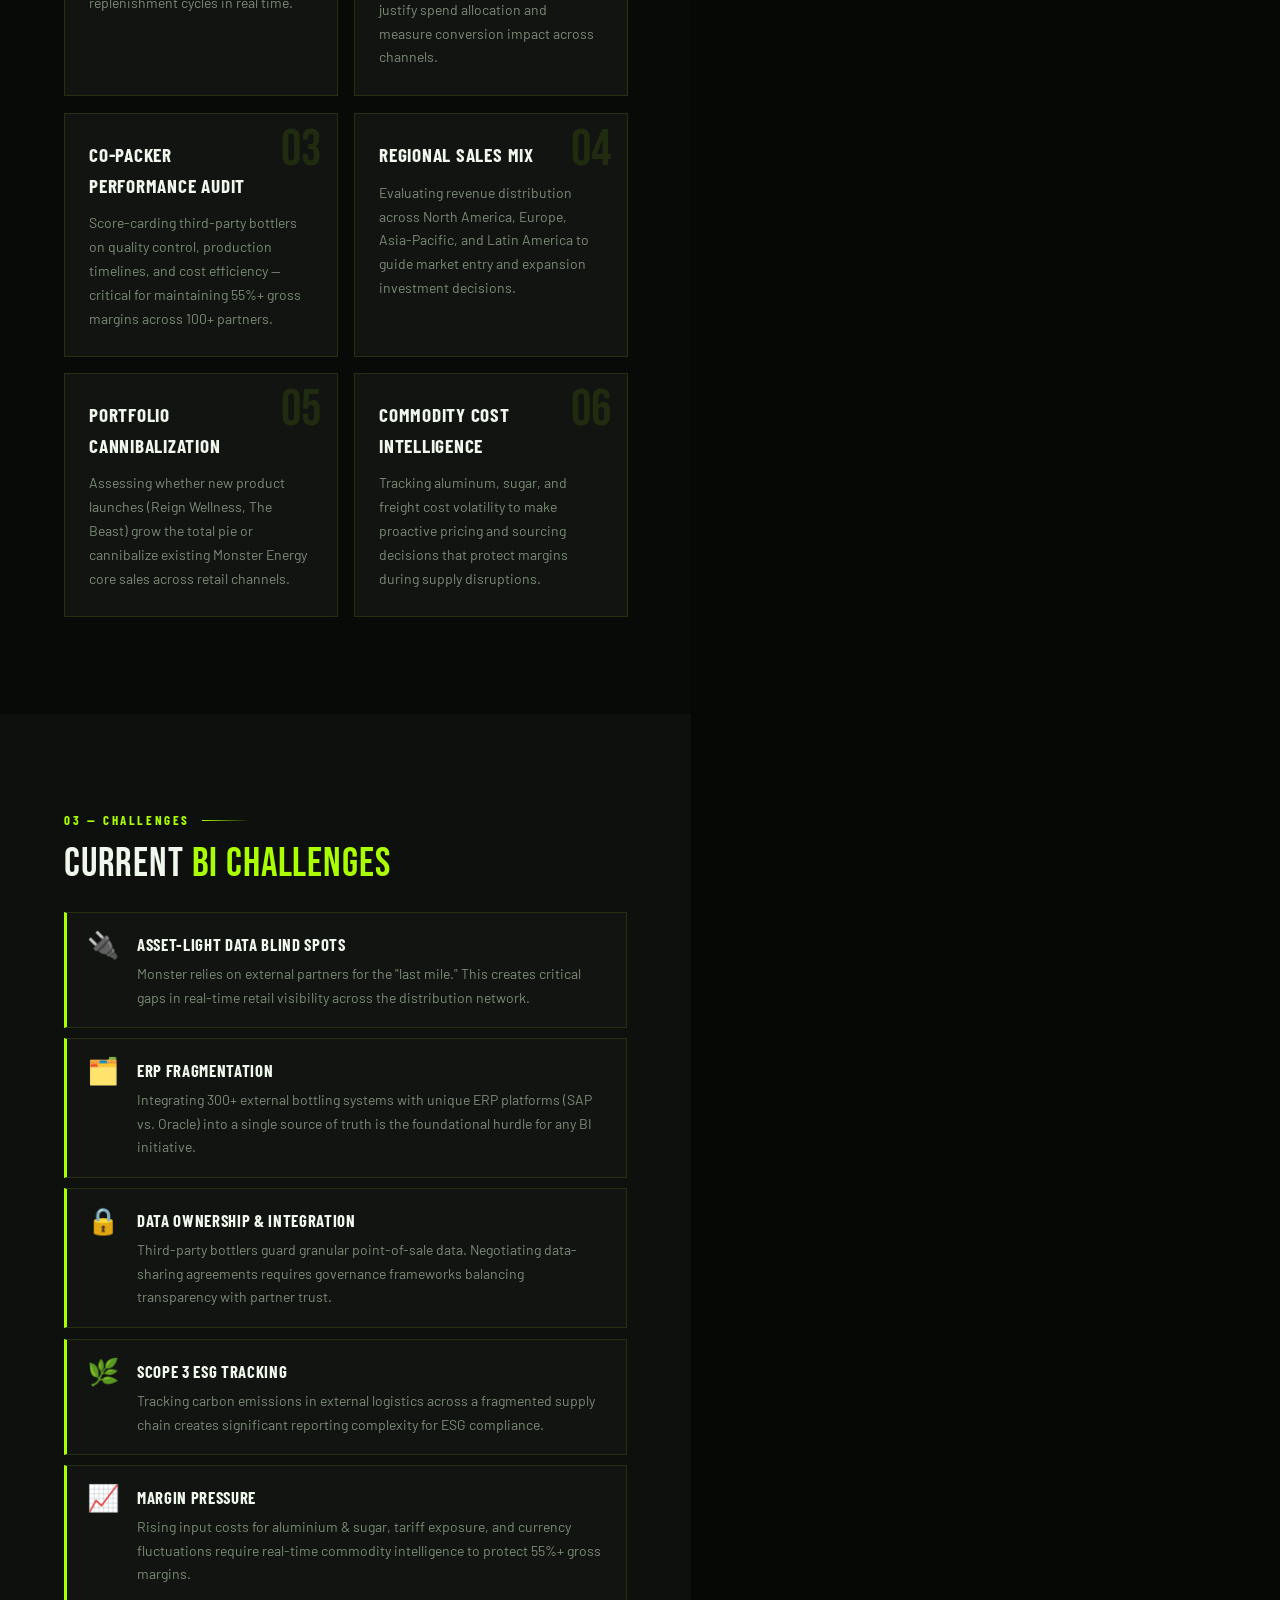
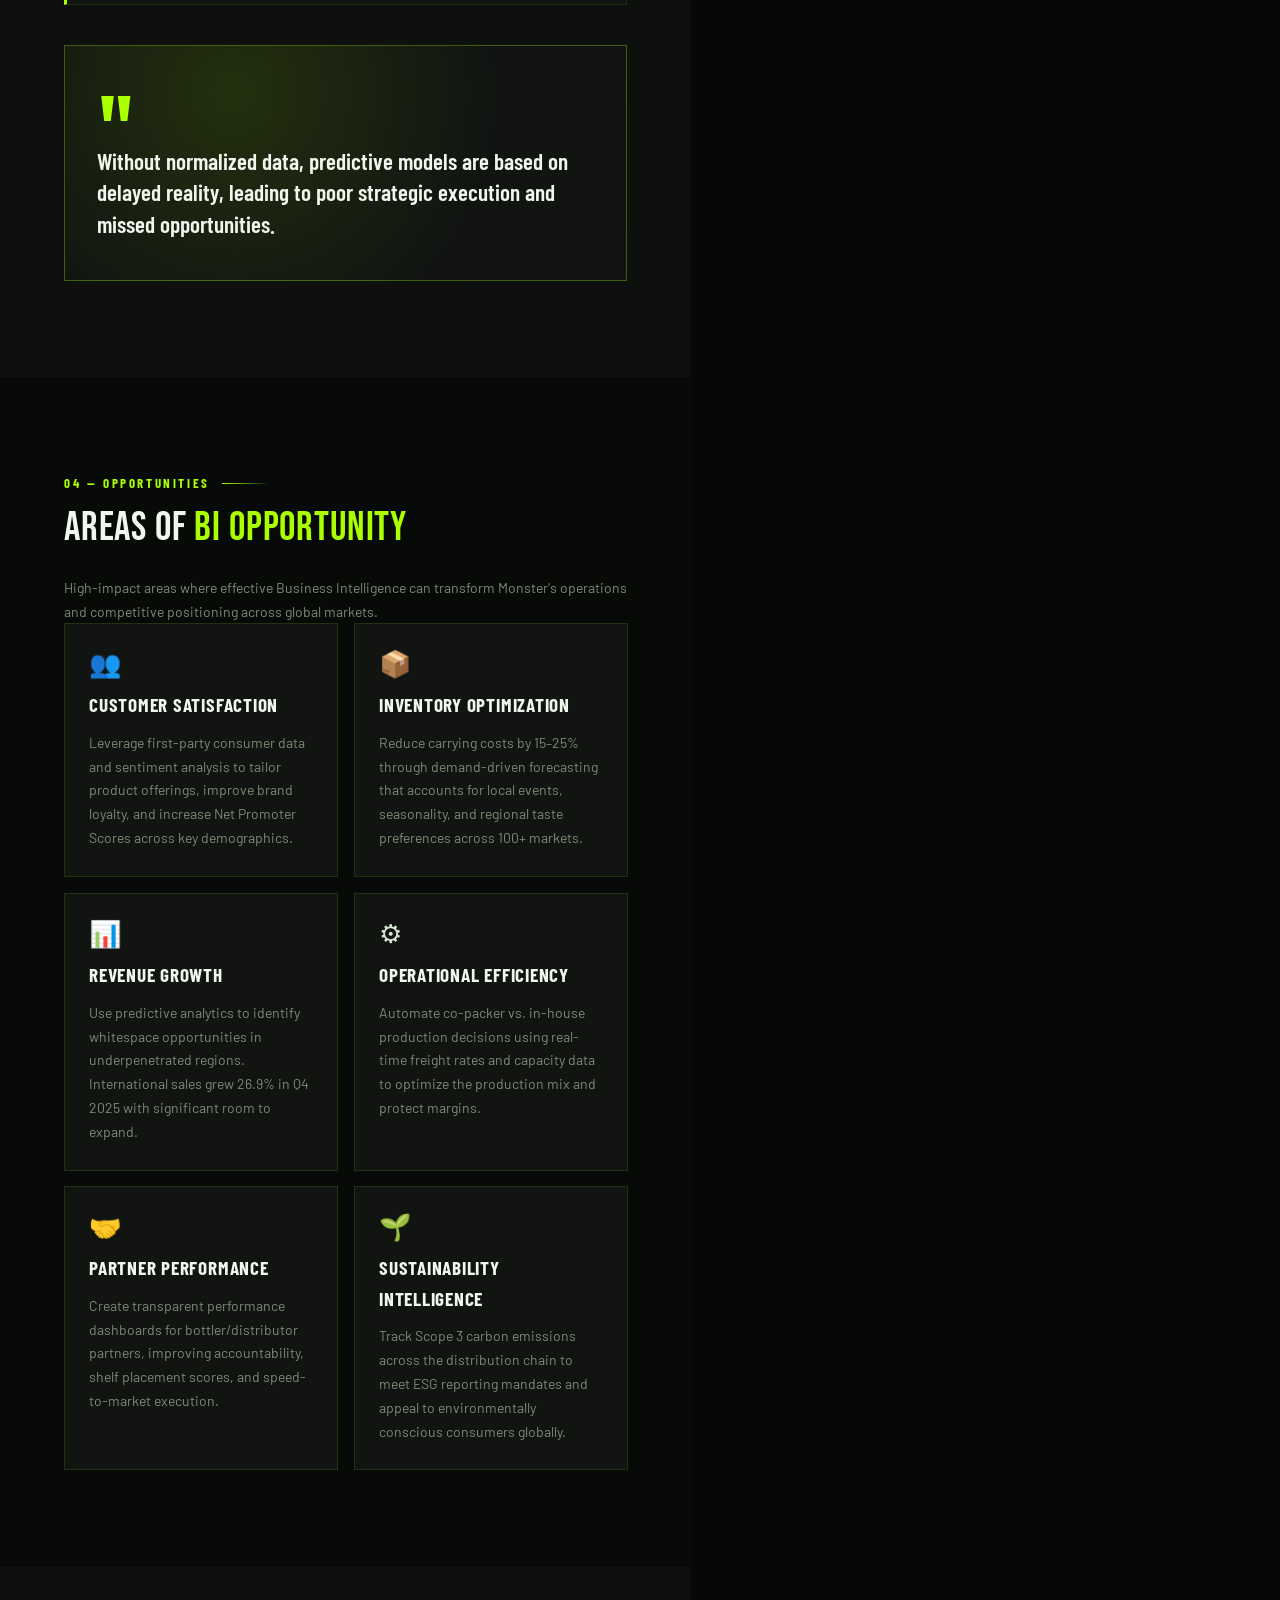
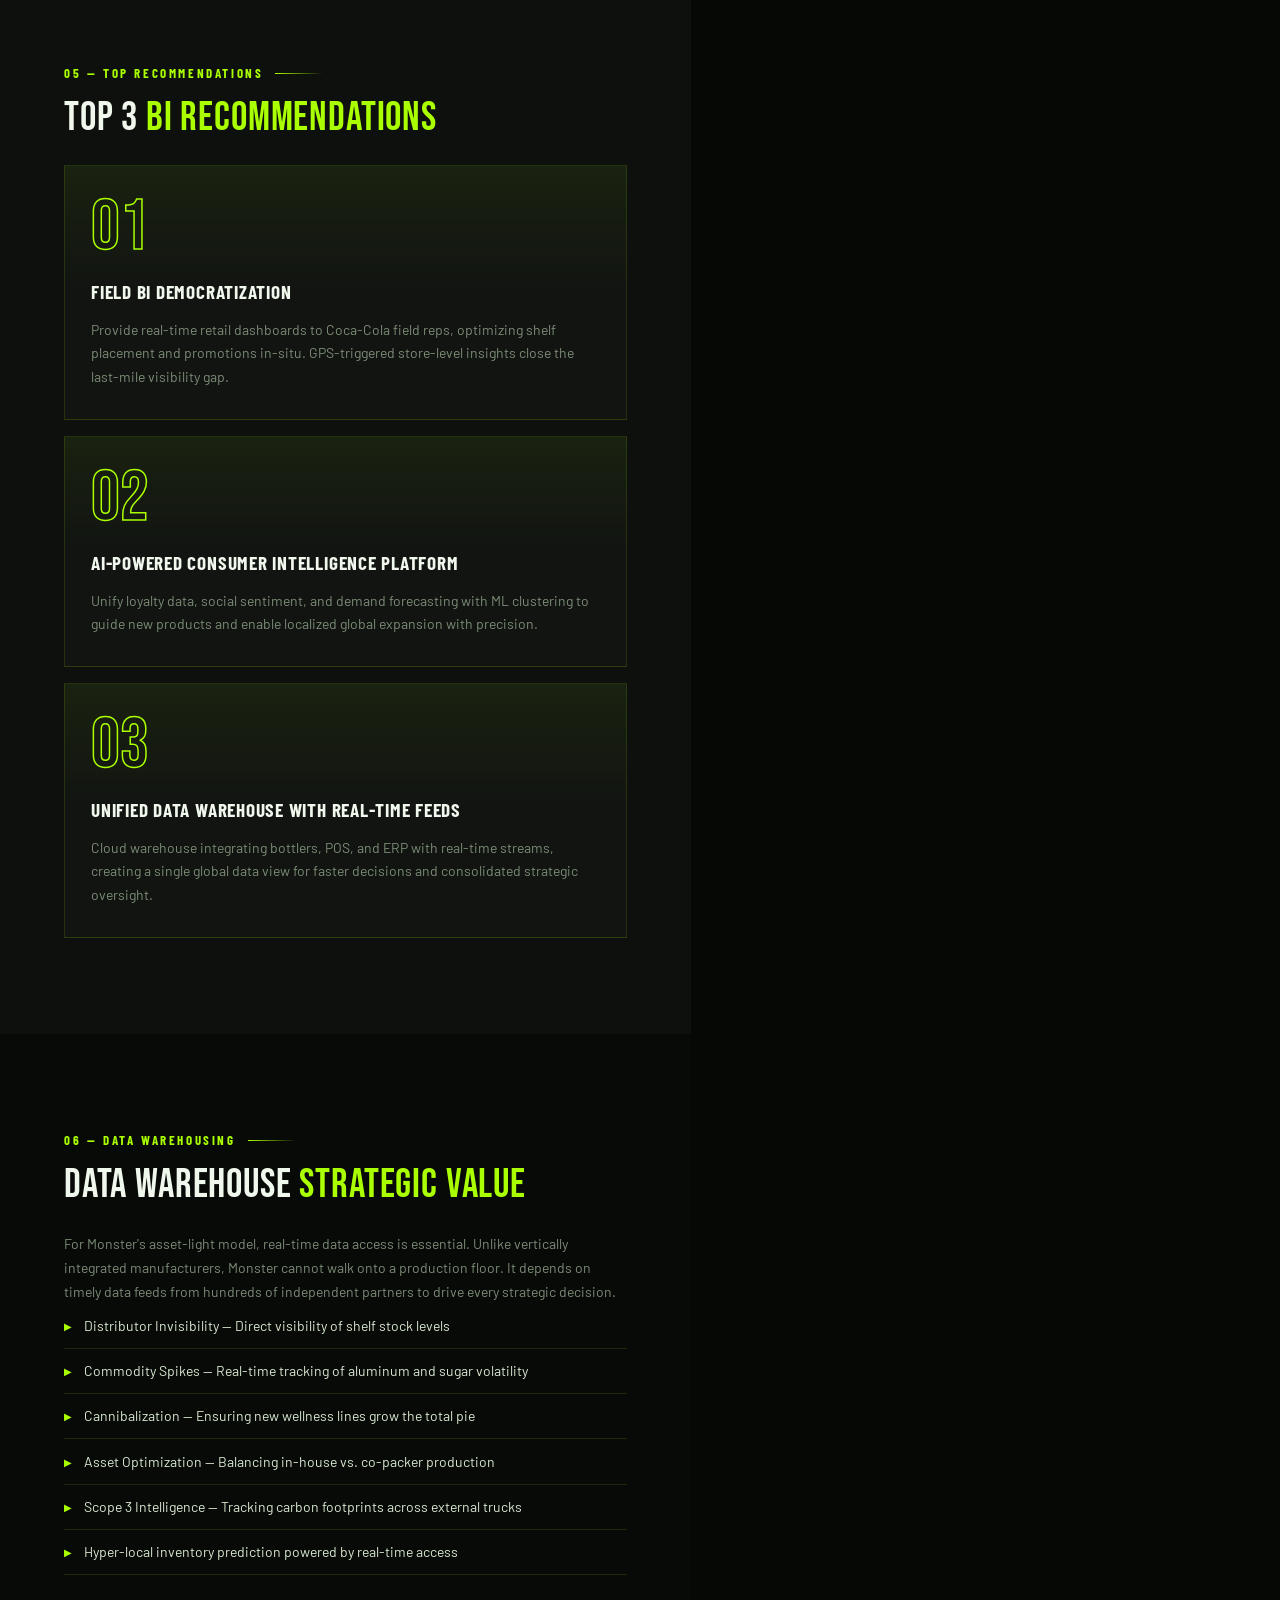
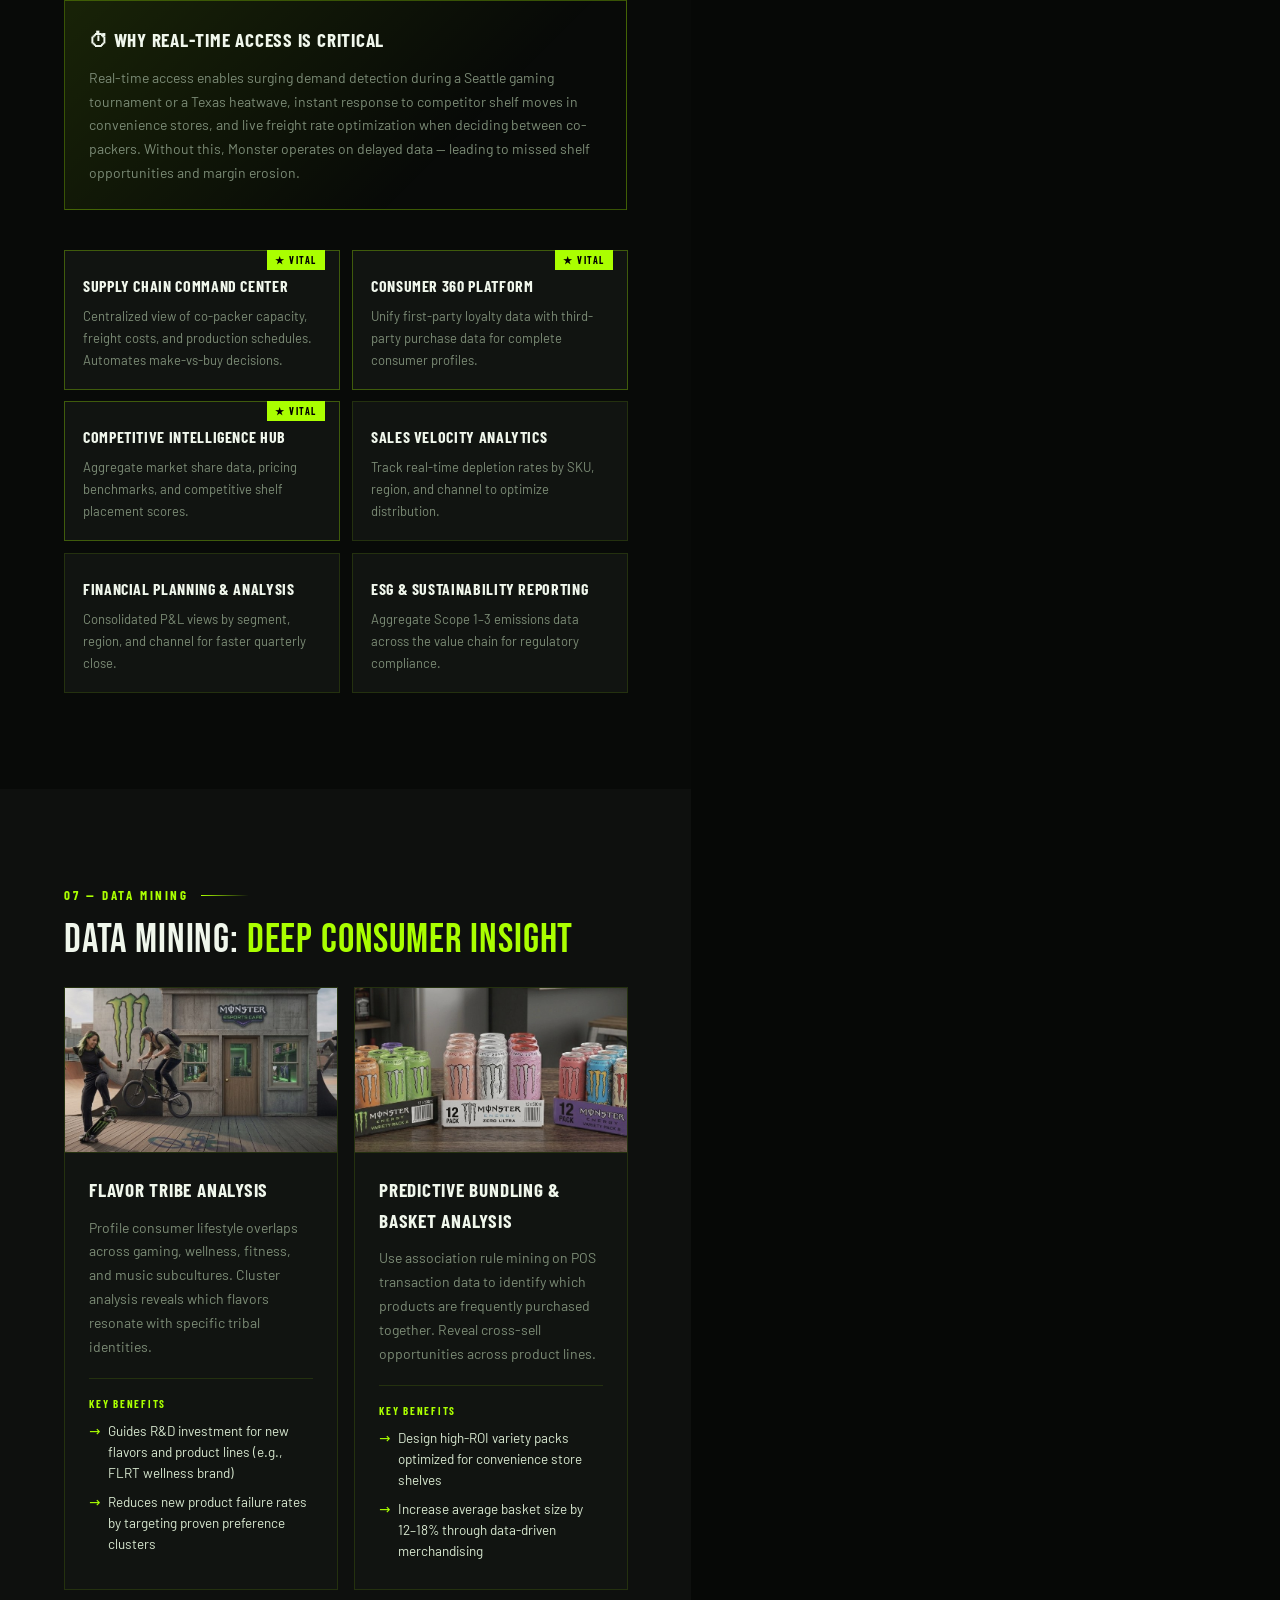
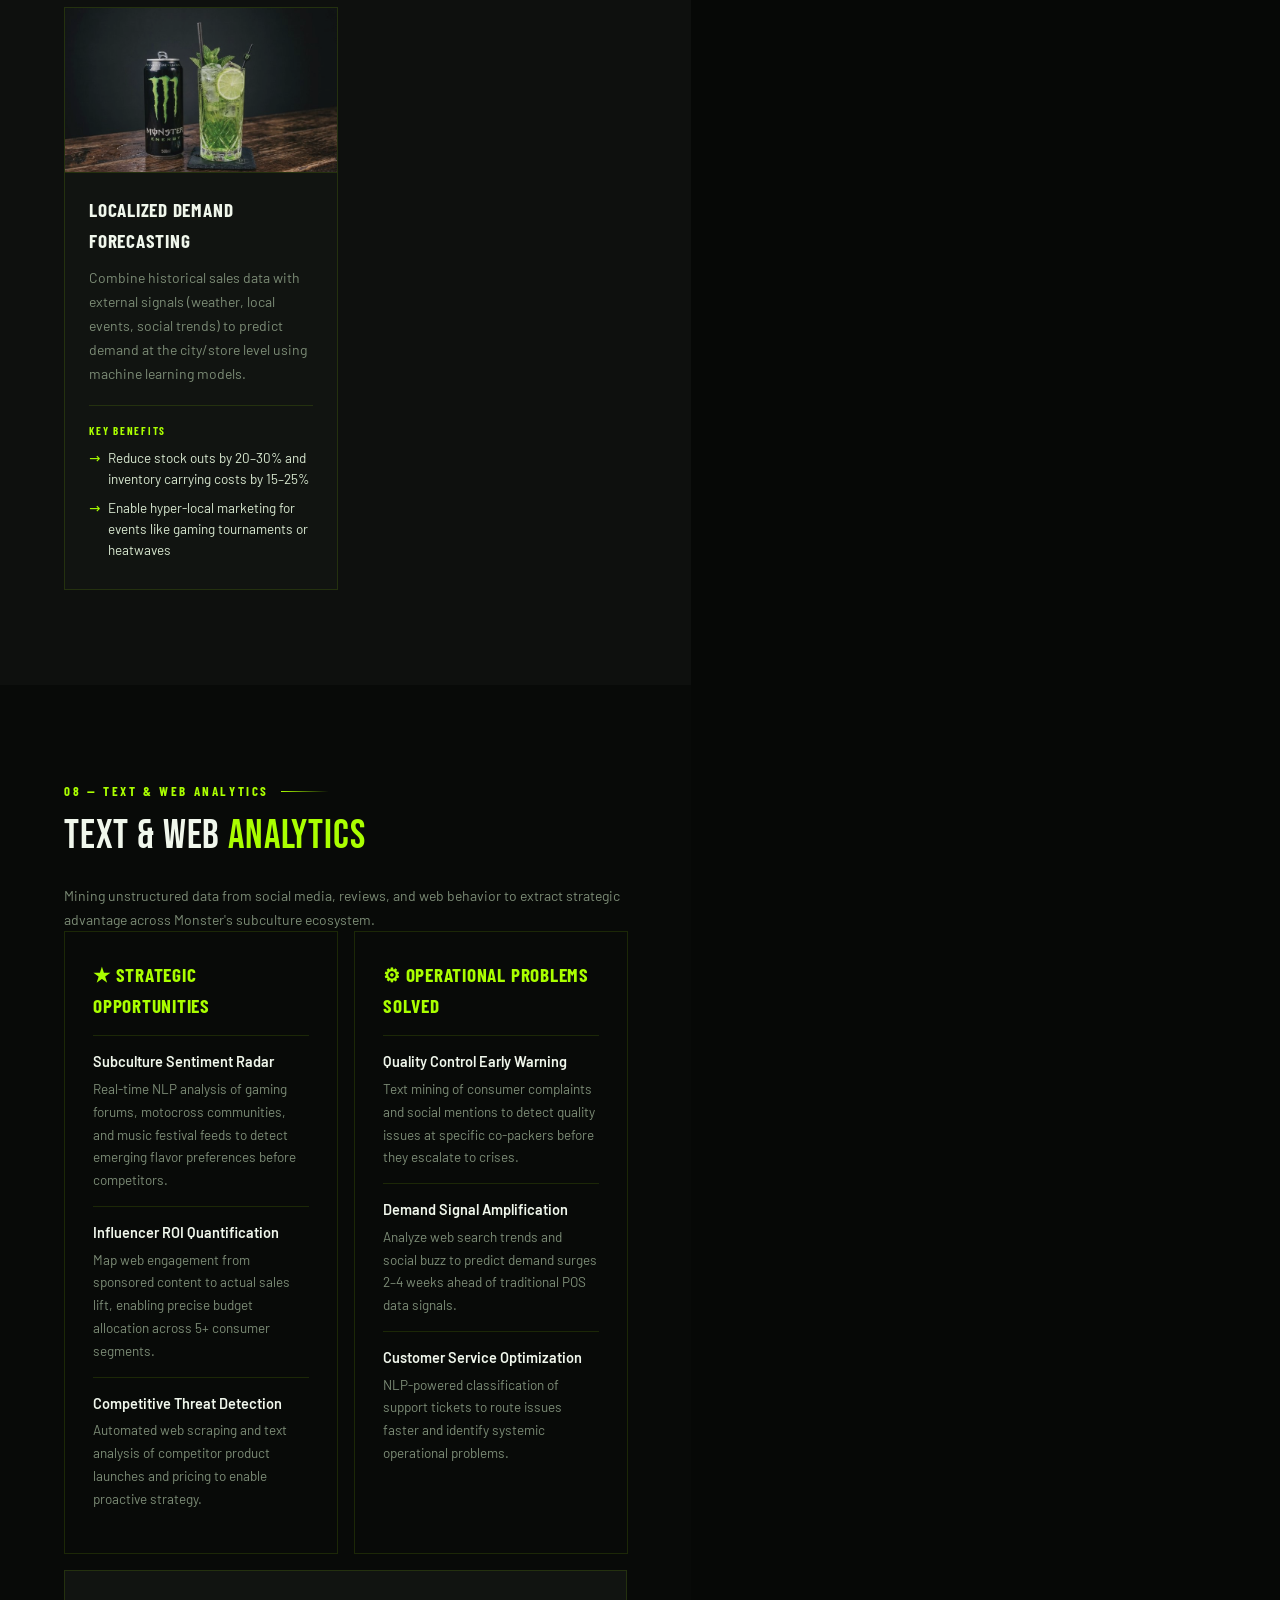
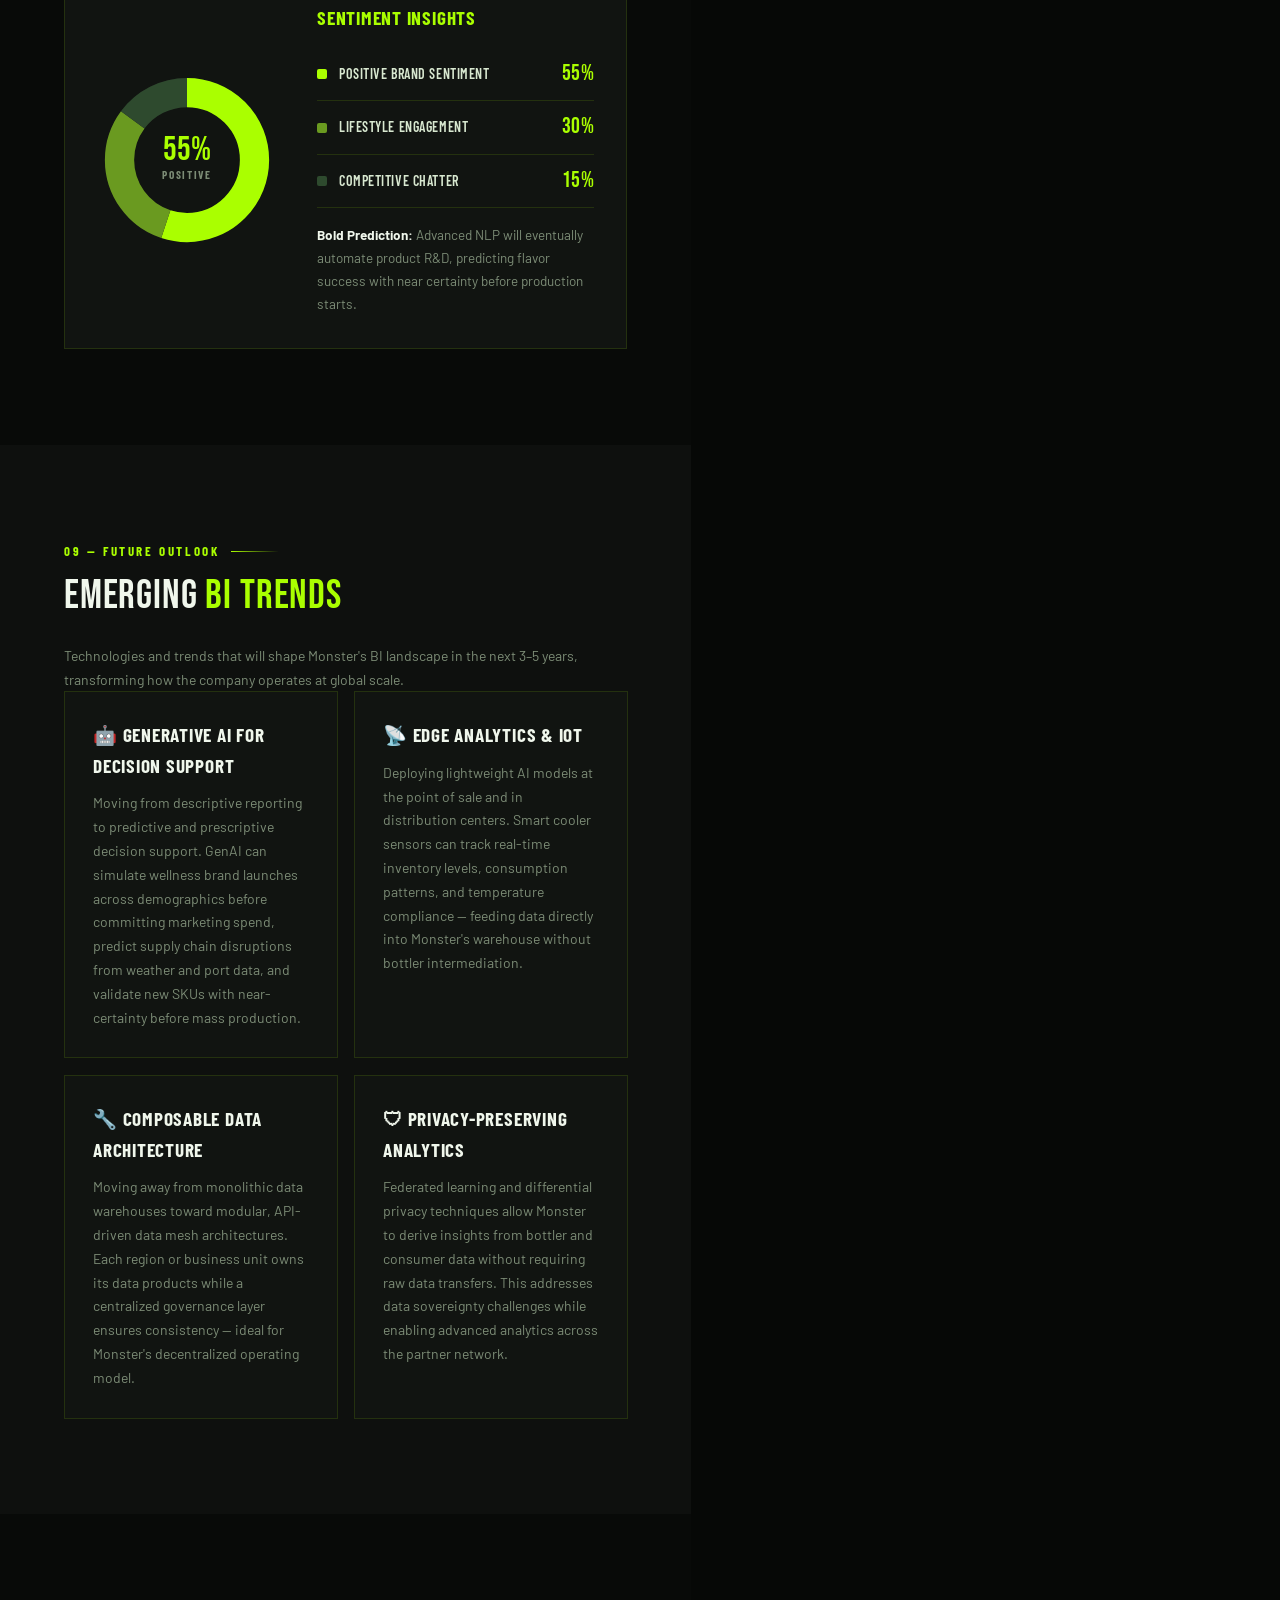
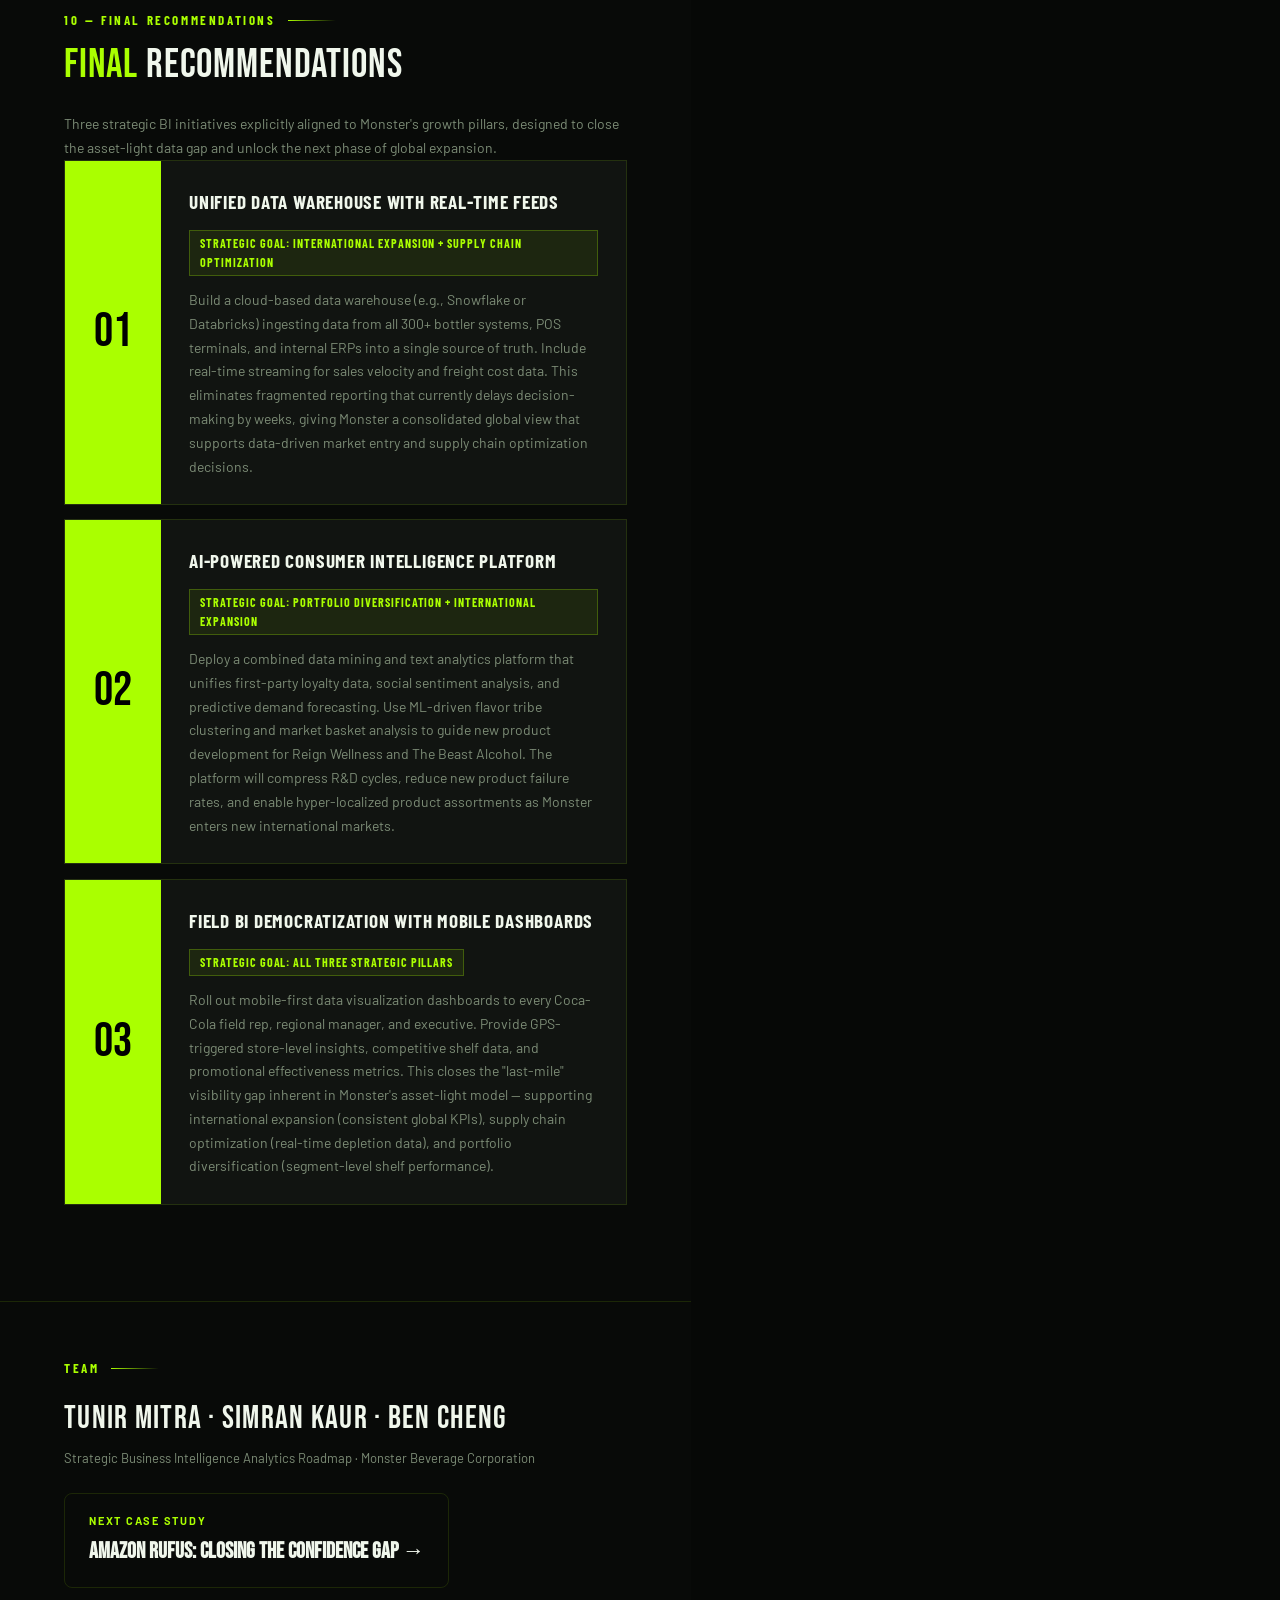
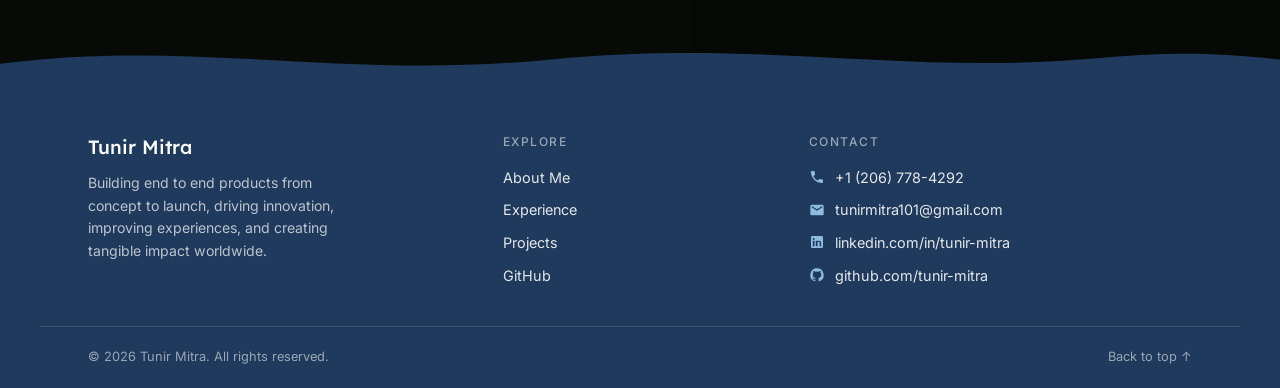
<file: projects/monster-bi.html>
<!DOCTYPE html>
<html lang="en">
<head>
  <meta charset="UTF-8" />
  <meta name="viewport" content="width=device-width, initial-scale=1.0" />
  <title>Monster BI Case Study | Tunir Mitra</title>
  <meta name="description" content="Monster Beverage analytics roadmap and Power BI dashboard: a strategic BI consulting case study." />
  <link rel="preconnect" href="https://fonts.googleapis.com" />
  <link rel="preconnect" href="https://fonts.gstatic.com" crossorigin />
  <link href="https://fonts.googleapis.com/css2?family=Lexend:wght@400;500;600&family=Fraunces:opsz,wght@9..144,300;9..144,400&family=Inter:wght@400;500&family=Bebas+Neue&family=Barlow+Condensed:wght@400;600;700;800&family=Barlow:wght@300;400;500;600&display=swap" rel="stylesheet" />
  <link rel="stylesheet" href="../assets/css/site.css" />
  <link rel="stylesheet" href="../assets/css/case-study.css" />
  <link rel="stylesheet" href="../assets/css/themes/monster-bi.css" />
  <script>document.documentElement.classList.add("js");</script>
</head>
<body class="page-case theme-monster">
  <div class="scroll-progress" aria-hidden="true"></div>

  <!-- ============ NAV ============ -->
  <header class="nav">
    <a href="../" class="nav__brand">Tunir Mitra</a>
    <button class="nav__toggle" aria-label="Open menu" aria-expanded="false">
      <span></span><span></span><span></span>
    </button>
    <nav class="nav__links">
      <a href="../">Home</a>
      <a href="../about">About Me</a>
      <a href="../#experience">Experience</a>
      <div class="dropdown">
        <a class="dropdown__trigger" href="../#projects">Projects</a><button class="dropdown__chev" type="button" aria-label="Show project list" aria-expanded="false">&#9662;</button>
        <div class="dropdown__menu">
          <a href="uncut-diamonds">Uncut Diamonds (NGO)</a>
          <a href="husky-market">The Husky MarketPlace</a>
          <a href="monster-bi" aria-current="page">Monster BI Case Study</a>
          <a href="amazon-rufus">Amazon AI Case Study</a>
          <a href="mercedes">Mercedes Case Study</a>
        </div>
      </div>
    </nav>
  </header>

  <main class="cs-layout">

    <!-- ============ INTRO (hero + meta) ============ -->
    <div class="cs cs-intro">
      <section class="cs-hero mb-hero">
        <div class="mb-hero__art" aria-hidden="true"></div>
        <canvas class="mb-particles" aria-hidden="true"></canvas>
        <div class="cs-hero__content">
          <p class="cs-eyebrow">Strategic BI Consulting — Monster Beverage Corporation</p>
          <h1>Analytics <em>Roadmap</em></h1>
          <p class="mb-hero__sub">Powering Decisions. Fueling Growth.</p>
          <div class="mb-hero__stats">
            <div class="mb-hero__stat"><div class="mb-count">$8.29B</div><div class="mb-hero__label">2025 Net Sales</div></div>
            <div class="mb-hero__stat"><div class="mb-count">43%</div><div class="mb-hero__label">International Revenue</div></div>
            <div class="mb-hero__stat"><div class="mb-count">100+</div><div class="mb-hero__label">Bottling Partners</div></div>
            <div class="mb-hero__stat"><div class="mb-count">55%+</div><div class="mb-hero__label">Gross Margin</div></div>
          </div>
          <a href="#mission" class="cs-btn">Explore the Roadmap</a>
        </div>
      </section>

      <div class="cs-meta">
        <div class="cs-meta__item">
          <div class="cs-meta__label">Client / Context</div>
          <div class="cs-meta__value">Monster Beverage Corporation</div>
        </div>
        <div class="cs-meta__item">
          <div class="cs-meta__label">Engagement</div>
          <div class="cs-meta__value">Strategic BI Consulting</div>
        </div>
        <div class="cs-meta__item">
          <div class="cs-meta__label">Deliverables</div>
          <div class="cs-meta__value">Analytics Roadmap + Power BI Dashboard</div>
        </div>
        <div class="cs-meta__item">
          <div class="cs-meta__label">Team</div>
          <div class="cs-meta__value">Tunir Mitra · Simran Kaur · Ben Cheng</div>
        </div>
      </div>
    </div>

    <!-- Drag to resize the right panel (desktop) -->
    <div class="cs-resizer" role="separator" aria-orientation="vertical" aria-label="Resize panel" tabindex="0" title="Drag to resize · double-click to reset">
      <span class="cs-resizer__grip"></span>
    </div>

    <!-- ============ DASHBOARD (sticky, right) ============ -->
    <aside class="cs-aside mb-aside" aria-label="Power BI dashboard">
      <div class="cs-aside__bar">
        <span class="cs-aside__live"><span class="cs-aside__dot"></span>Power BI dashboard</span>
        <button class="mb-expand" type="button">Expand &#10530;</button>
      </div>
      <p class="cs-aside__hint">Recorded walkthrough of the interactive report. Hover or tap a visual below to spotlight it.</p>

      <div class="mb-window">
        <div class="mb-window__bar">
          <span class="mb-window__dots"><i></i><i></i><i></i></span>
          <span class="mb-window__title">Monster bev Dashboard</span>
          <span class="mb-window__tag">Page 1</span>
        </div>
        <div class="mb-stage">
          <video class="mb-video" src="../assets/media/monster/power-bi.mp4" poster="../assets/media/monster/power-bi-poster.jpg"
            muted loop playsinline preload="metadata" aria-label="Power BI dashboard walkthrough"></video>
          <div class="mb-spot" aria-hidden="true"></div>
        </div>
        <div class="mb-controls">
          <button class="mb-play" type="button" aria-label="Pause video">
            <svg class="i-pause" viewBox="0 0 24 24"><rect x="6" y="5" width="4" height="14" rx="1"/><rect x="14" y="5" width="4" height="14" rx="1"/></svg>
            <svg class="i-play" viewBox="0 0 24 24"><path d="M8 5.5v13l11-6.5z"/></svg>
          </button>
          <input class="mb-seek" type="range" min="0" max="1000" value="0" aria-label="Seek" />
          <span class="mb-time">0:00 / 0:34</span>
        </div>
      </div>

      <div class="mb-visuals">
        <div class="mb-visuals__head">Report visuals</div>
        <ul class="mb-visuals__list">
          <li><button type="button" data-box="1.3,1.6,32.4,37">Revenue by Region &amp; Country</button></li>
          <li><button type="button" data-box="33,1.6,65.8,37">Revenue by Flavor &amp; Pack</button></li>
          <li><button type="button" data-box="66.5,1.6,98.9,37">Revenue by Store Type</button></li>
          <li><button type="button" data-box="1.3,37.7,26.2,75.5">Marketing Spend vs Revenue</button></li>
          <li><button type="button" data-box="26.8,37.7,71.3,75.5">Revenue by Month</button></li>
          <li><button type="button" data-box="71.9,37.7,98.9,75.5">Days on Shelf</button></li>
          <li><button type="button" data-box="1.3,76.7,25.6,99.5">Gross Margin KPI</button></li>
          <li><button type="button" data-box="26.2,76.7,49.6,99.5">Avg Shelf Score KPI</button></li>
          <li><button type="button" data-box="50.1,76.7,73.4,99.5">Avg Days on Shelf KPI</button></li>
          <li><button type="button" data-box="74.1,76.7,98.9,99.5">Revenue by Brand</button></li>
        </ul>
      </div>

      <div class="mb-reading">
        <div class="mb-reading__row">
          <span class="mb-reading__label">Now reading</span>
          <span class="mb-reading__page"><b class="mb-reading__num">01</b> / 10 · <span class="mb-reading__name">Mission</span></span>
        </div>
        <div class="mb-reading__track"><div class="mb-reading__fill"></div></div>
      </div>
    </aside>

    <!-- ============ CASE STUDY BODY ============ -->
    <div class="cs cs-body mb-body">

      <nav class="cs-phases" aria-label="Case study sections">
        <a href="#mission">Mission</a>
        <a href="#operations">BI Ops</a>
        <a href="#challenges">Challenges</a>
        <a href="#opportunities">Opportunities</a>
        <a href="#recommendations">Top 3</a>
        <a href="#warehouse">Warehouse</a>
        <a href="#mining">Mining</a>
        <a href="#text-analytics">Text &amp; Web</a>
        <a href="#trends">Trends</a>
        <a href="#final">Final Recs</a>
      </nav>

      <!-- 01 MISSION -->
      <section id="mission" class="mb-section">
        <div class="mb-label">01 — Mission &amp; Strategy</div>
        <h2 class="mb-title"><span class="mb-accent">Mission</span> &amp; Strategic Goals</h2>
        <div class="mb-mission">
          <p>Monster Beverage Corporation, headquartered in Corona, California, is the world's second-largest energy drink maker with $8.29 billion in 2025 net sales. Its mission centers on building unrivaled brand strength through high-engagement subcultures — gaming, motocross, music, and fitness — while maintaining supply chain agility via an asset-light model powered by The Coca-Cola Company's global bottling network.</p>
        </div>
        <div class="mb-pillars">
          <div class="mb-pillar">
            <div class="mb-icon">🌍</div>
            <h3>International Expansion</h3>
            <p>Aggressive growth in Asia-Pacific and Latin America. International sales hit a record 43% of total revenue in 2025, with Q4 international growth of 26.9%.</p>
          </div>
          <div class="mb-pillar">
            <div class="mb-icon">📦</div>
            <h3>Portfolio Diversification</h3>
            <p>Scaling Reign Wellness for health-conscious consumers and The Beast Alcohol for adjacent categories. Four reportable segments drive balanced growth.</p>
          </div>
          <div class="mb-pillar">
            <div class="mb-icon">⚙️</div>
            <h3>Supply Chain Optimization</h3>
            <p>Balancing in-house production with 100+ co-packing partners. The asset-light model yields 55%+ gross margins but demands sophisticated data integration.</p>
          </div>
        </div>
      </section>

      <!-- STATS BAND -->
      <section class="mb-band">
        <div class="mb-band__row">
          <div class="mb-band__stat"><div class="mb-count">$50B+</div><div class="mb-band__desc">Market Capitalization</div></div>
          <div class="mb-band__stat"><div class="mb-count">2nd</div><div class="mb-band__desc">Global Energy Market Share</div></div>
          <div class="mb-band__stat"><div class="mb-count">100+</div><div class="mb-band__desc">Bottling Partners Global</div></div>
          <div class="mb-band__stat"><div class="mb-count">43%</div><div class="mb-band__desc">International Revenue Share</div></div>
        </div>
        <p class="mb-band__quote">"Operating an asset-light model requires sophisticated data to bridge the gap between internal strategy and external execution."</p>
      </section>

      <!-- 02 BI OPERATIONS -->
      <section id="operations" class="mb-section">
        <div class="mb-label">02 — Current State</div>
        <h2 class="mb-title">Current State of <span class="mb-accent">BI Operations</span></h2>
        <p class="mb-intro">Key decision areas where Business Intelligence should drive strategic and operational outcomes across Monster's global distribution network.</p>
        <figure class="mb-figure">
          <img src="../assets/media/monster/shelf.jpg" alt="Monster Energy cans on a convenience store shelf" loading="lazy" width="1240" height="889" />
        </figure>
        <div class="mb-ops">
          <div class="mb-op"><div class="mb-op__num">01</div><h3>Depletion Tracking</h3><p>Monitoring product velocity off warehouse shelves across the Coca-Cola distribution network. Identifies slow-moving SKUs and optimizes replenishment cycles in real time.</p></div>
          <div class="mb-op"><div class="mb-op__num">02</div><h3>Marketing ROI Analysis</h3><p>Analyzing engagement metrics from subculture sponsorships (eSports, motocross, music festivals) to justify spend allocation and measure conversion impact across channels.</p></div>
          <div class="mb-op"><div class="mb-op__num">03</div><h3>Co-Packer Performance Audit</h3><p>Score-carding third-party bottlers on quality control, production timelines, and cost efficiency — critical for maintaining 55%+ gross margins across 100+ partners.</p></div>
          <div class="mb-op"><div class="mb-op__num">04</div><h3>Regional Sales Mix</h3><p>Evaluating revenue distribution across North America, Europe, Asia-Pacific, and Latin America to guide market entry and expansion investment decisions.</p></div>
          <div class="mb-op"><div class="mb-op__num">05</div><h3>Portfolio Cannibalization</h3><p>Assessing whether new product launches (Reign Wellness, The Beast) grow the total pie or cannibalize existing Monster Energy core sales across retail channels.</p></div>
          <div class="mb-op"><div class="mb-op__num">06</div><h3>Commodity Cost Intelligence</h3><p>Tracking aluminum, sugar, and freight cost volatility to make proactive pricing and sourcing decisions that protect margins during supply disruptions.</p></div>
        </div>
      </section>

      <!-- 03 CHALLENGES -->
      <section id="challenges" class="mb-section mb-section--alt">
        <div class="mb-label">03 — Challenges</div>
        <h2 class="mb-title">Current <span class="mb-accent">BI Challenges</span></h2>
        <div class="mb-challenges">
          <ol class="mb-challenge-list">
            <li class="mb-challenge">
              <div class="mb-icon">🔌</div>
              <div>
                <h4>Asset-Light Data Blind Spots</h4>
                <p>Monster relies on external partners for the "last mile." This creates critical gaps in real-time retail visibility across the distribution network.</p>
              </div>
            </li>
            <li class="mb-challenge">
              <div class="mb-icon">🗂️</div>
              <div>
                <h4>ERP Fragmentation</h4>
                <p>Integrating 300+ external bottling systems with unique ERP platforms (SAP vs. Oracle) into a single source of truth is the foundational hurdle for any BI initiative.</p>
              </div>
            </li>
            <li class="mb-challenge">
              <div class="mb-icon">🔒</div>
              <div>
                <h4>Data Ownership &amp; Integration</h4>
                <p>Third-party bottlers guard granular point-of-sale data. Negotiating data-sharing agreements requires governance frameworks balancing transparency with partner trust.</p>
              </div>
            </li>
            <li class="mb-challenge">
              <div class="mb-icon">🌿</div>
              <div>
                <h4>Scope 3 ESG Tracking</h4>
                <p>Tracking carbon emissions in external logistics across a fragmented supply chain creates significant reporting complexity for ESG compliance.</p>
              </div>
            </li>
            <li class="mb-challenge">
              <div class="mb-icon">📈</div>
              <div>
                <h4>Margin Pressure</h4>
                <p>Rising input costs for aluminium &amp; sugar, tariff exposure, and currency fluctuations require real-time commodity intelligence to protect 55%+ gross margins.</p>
              </div>
            </li>
          </ol>
          <blockquote class="mb-quote">
            <span class="mb-quote__mark" aria-hidden="true">"</span>
            <p>Without normalized data, predictive models are based on delayed reality, leading to poor strategic execution and missed opportunities.</p>
          </blockquote>
        </div>
      </section>

      <!-- 04 OPPORTUNITIES -->
      <section id="opportunities" class="mb-section">
        <div class="mb-label">04 — Opportunities</div>
        <h2 class="mb-title">Areas of <span class="mb-accent">BI Opportunity</span></h2>
        <p class="mb-intro">High-impact areas where effective Business Intelligence can transform Monster's operations and competitive positioning across global markets.</p>
        <div class="mb-opps">
          <div class="mb-opp"><div class="mb-icon">👥</div><h3>Customer Satisfaction</h3><p>Leverage first-party consumer data and sentiment analysis to tailor product offerings, improve brand loyalty, and increase Net Promoter Scores across key demographics.</p></div>
          <div class="mb-opp"><div class="mb-icon">📦</div><h3>Inventory Optimization</h3><p>Reduce carrying costs by 15–25% through demand-driven forecasting that accounts for local events, seasonality, and regional taste preferences across 100+ markets.</p></div>
          <div class="mb-opp"><div class="mb-icon">📊</div><h3>Revenue Growth</h3><p>Use predictive analytics to identify whitespace opportunities in underpenetrated regions. International sales grew 26.9% in Q4 2025 with significant room to expand.</p></div>
          <div class="mb-opp"><div class="mb-icon">⚙️</div><h3>Operational Efficiency</h3><p>Automate co-packer vs. in-house production decisions using real-time freight rates and capacity data to optimize the production mix and protect margins.</p></div>
          <div class="mb-opp"><div class="mb-icon">🤝</div><h3>Partner Performance</h3><p>Create transparent performance dashboards for bottler/distributor partners, improving accountability, shelf placement scores, and speed-to-market execution.</p></div>
          <div class="mb-opp"><div class="mb-icon">🌱</div><h3>Sustainability Intelligence</h3><p>Track Scope 3 carbon emissions across the distribution chain to meet ESG reporting mandates and appeal to environmentally conscious consumers globally.</p></div>
        </div>
      </section>

      <!-- 05 TOP 3 -->
      <section id="recommendations" class="mb-section mb-section--alt">
        <div class="mb-label">05 — Top Recommendations</div>
        <h2 class="mb-title">Top 3 <span class="mb-accent">BI Recommendations</span></h2>
        <div class="mb-recs">
          <div class="mb-rec">
            <div class="mb-rec__num">01</div>
            <h3>Field BI Democratization</h3>
            <p>Provide real-time retail dashboards to Coca-Cola field reps, optimizing shelf placement and promotions in-situ. GPS-triggered store-level insights close the last-mile visibility gap.</p>
          </div>
          <div class="mb-rec">
            <div class="mb-rec__num">02</div>
            <h3>AI-Powered Consumer Intelligence Platform</h3>
            <p>Unify loyalty data, social sentiment, and demand forecasting with ML clustering to guide new products and enable localized global expansion with precision.</p>
          </div>
          <div class="mb-rec">
            <div class="mb-rec__num">03</div>
            <h3>Unified Data Warehouse with Real-Time Feeds</h3>
            <p>Cloud warehouse integrating bottlers, POS, and ERP with real-time streams, creating a single global data view for faster decisions and consolidated strategic oversight.</p>
          </div>
        </div>
      </section>

      <!-- 06 WAREHOUSE -->
      <section id="warehouse" class="mb-section">
        <div class="mb-label">06 — Data Warehousing</div>
        <h2 class="mb-title">Data Warehouse <span class="mb-accent">Strategic Value</span></h2>
        <div class="mb-warehouse">
          <div>
            <p class="mb-intro mb-intro--left">For Monster's asset-light model, real-time data access is essential. Unlike vertically integrated manufacturers, Monster cannot walk onto a production floor. It depends on timely data feeds from hundreds of independent partners to drive every strategic decision.</p>
            <ul class="mb-ticks">
              <li>Distributor Invisibility — Direct visibility of shelf stock levels</li>
              <li>Commodity Spikes — Real-time tracking of aluminum and sugar volatility</li>
              <li>Cannibalization — Ensuring new wellness lines grow the total pie</li>
              <li>Asset Optimization — Balancing in-house vs. co-packer production</li>
              <li>Scope 3 Intelligence — Tracking carbon footprints across external trucks</li>
              <li>Hyper-local inventory prediction powered by real-time access</li>
            </ul>
            <div class="mb-realtime">
              <h3>⏱ Why Real-Time Access is Critical</h3>
              <p>Real-time access enables surging demand detection during a Seattle gaming tournament or a Texas heatwave, instant response to competitor shelf moves in convenience stores, and live freight rate optimization when deciding between co-packers. Without this, Monster operates on delayed data — leading to missed shelf opportunities and margin erosion.</p>
            </div>
          </div>
          <div class="mb-apps">
            <div class="mb-app is-vital"><h4>Supply Chain Command Center</h4><p>Centralized view of co-packer capacity, freight costs, and production schedules. Automates make-vs-buy decisions.</p></div>
            <div class="mb-app is-vital"><h4>Consumer 360 Platform</h4><p>Unify first-party loyalty data with third-party purchase data for complete consumer profiles.</p></div>
            <div class="mb-app is-vital"><h4>Competitive Intelligence Hub</h4><p>Aggregate market share data, pricing benchmarks, and competitive shelf placement scores.</p></div>
            <div class="mb-app"><h4>Sales Velocity Analytics</h4><p>Track real-time depletion rates by SKU, region, and channel to optimize distribution.</p></div>
            <div class="mb-app"><h4>Financial Planning &amp; Analysis</h4><p>Consolidated P&amp;L views by segment, region, and channel for faster quarterly close.</p></div>
            <div class="mb-app"><h4>ESG &amp; Sustainability Reporting</h4><p>Aggregate Scope 1–3 emissions data across the value chain for regulatory compliance.</p></div>
          </div>
        </div>
      </section>

      <!-- 07 MINING -->
      <section id="mining" class="mb-section mb-section--alt">
        <div class="mb-label">07 — Data Mining</div>
        <h2 class="mb-title">Data Mining: <span class="mb-accent">Deep Consumer Insight</span></h2>
        <div class="mb-mines">
          <div class="mb-mine">
            <div class="mb-mine__img"><img src="../assets/media/monster/flavor-tribe.jpg" alt="Skaters and BMX riders outside a Monster esports café" loading="lazy" width="723" height="439" /></div>
            <h3>Flavor Tribe Analysis</h3>
            <p>Profile consumer lifestyle overlaps across gaming, wellness, fitness, and music subcultures. Cluster analysis reveals which flavors resonate with specific tribal identities.</p>
            <div class="mb-mine__label">Key Benefits</div>
            <ul class="mb-arrows">
              <li>Guides R&amp;D investment for new flavors and product lines (e.g., FLRT wellness brand)</li>
              <li>Reduces new product failure rates by targeting proven preference clusters</li>
            </ul>
          </div>
          <div class="mb-mine">
            <div class="mb-mine__img"><img src="../assets/media/monster/basket-analysis.jpg" alt="Monster Energy 12-pack variety cases" loading="lazy" width="723" height="439" /></div>
            <h3>Predictive Bundling &amp; Basket Analysis</h3>
            <p>Use association rule mining on POS transaction data to identify which products are frequently purchased together. Reveal cross-sell opportunities across product lines.</p>
            <div class="mb-mine__label">Key Benefits</div>
            <ul class="mb-arrows">
              <li>Design high-ROI variety packs optimized for convenience store shelves</li>
              <li>Increase average basket size by 12–18% through data-driven merchandising</li>
            </ul>
          </div>
          <div class="mb-mine">
            <div class="mb-mine__img"><img src="../assets/media/monster/demand-forecasting.jpg" alt="A Monster Energy can beside a mint and lime drink" loading="lazy" width="723" height="439" /></div>
            <h3>Localized Demand Forecasting</h3>
            <p>Combine historical sales data with external signals (weather, local events, social trends) to predict demand at the city/store level using machine learning models.</p>
            <div class="mb-mine__label">Key Benefits</div>
            <ul class="mb-arrows">
              <li>Reduce stock outs by 20–30% and inventory carrying costs by 15–25%</li>
              <li>Enable hyper-local marketing for events like gaming tournaments or heatwaves</li>
            </ul>
          </div>
        </div>
      </section>

      <!-- 08 TEXT & WEB -->
      <section id="text-analytics" class="mb-section">
        <div class="mb-label">08 — Text &amp; Web Analytics</div>
        <h2 class="mb-title">Text &amp; Web <span class="mb-accent">Analytics</span></h2>
        <p class="mb-intro">Mining unstructured data from social media, reviews, and web behavior to extract strategic advantage across Monster's subculture ecosystem.</p>
        <div class="mb-analytics">
          <div class="mb-block">
            <h3>★ Strategic Opportunities</h3>
            <div class="mb-block__item"><strong>Subculture Sentiment Radar</strong><p>Real-time NLP analysis of gaming forums, motocross communities, and music festival feeds to detect emerging flavor preferences before competitors.</p></div>
            <div class="mb-block__item"><strong>Influencer ROI Quantification</strong><p>Map web engagement from sponsored content to actual sales lift, enabling precise budget allocation across 5+ consumer segments.</p></div>
            <div class="mb-block__item"><strong>Competitive Threat Detection</strong><p>Automated web scraping and text analysis of competitor product launches and pricing to enable proactive strategy.</p></div>
          </div>
          <div class="mb-block">
            <h3>⚙ Operational Problems Solved</h3>
            <div class="mb-block__item"><strong>Quality Control Early Warning</strong><p>Text mining of consumer complaints and social mentions to detect quality issues at specific co-packers before they escalate to crises.</p></div>
            <div class="mb-block__item"><strong>Demand Signal Amplification</strong><p>Analyze web search trends and social buzz to predict demand surges 2–4 weeks ahead of traditional POS data signals.</p></div>
            <div class="mb-block__item"><strong>Customer Service Optimization</strong><p>NLP-powered classification of support tickets to route issues faster and identify systemic operational problems.</p></div>
          </div>
        </div>

        <div class="mb-sentiment">
          <svg class="mb-donut" viewBox="0 0 160 160" role="img" aria-label="Sentiment: 55% positive, 30% lifestyle engagement, 15% competitive chatter">
            <circle class="mb-donut__track" cx="80" cy="80" r="60" />
            <circle class="mb-donut__seg" cx="80" cy="80" r="60" style="--pct:55; --off:0; --c:#AAFF00" />
            <circle class="mb-donut__seg" cx="80" cy="80" r="60" style="--pct:30; --off:55; --c:#6A9A20" />
            <circle class="mb-donut__seg" cx="80" cy="80" r="60" style="--pct:15; --off:85; --c:#2E4A2E" />
            <text x="80" y="80" class="mb-donut__num">55%</text>
            <text x="80" y="97" class="mb-donut__lbl">POSITIVE</text>
          </svg>
          <div class="mb-legend">
            <h3>Sentiment Insights</h3>
            <div class="mb-legend__item"><i style="background:#AAFF00"></i><span>Positive Brand Sentiment</span><b>55%</b></div>
            <div class="mb-legend__item"><i style="background:#6A9A20"></i><span>Lifestyle Engagement</span><b>30%</b></div>
            <div class="mb-legend__item"><i style="background:#2E4A2E"></i><span>Competitive Chatter</span><b>15%</b></div>
            <p class="mb-legend__note"><strong>Bold Prediction:</strong> Advanced NLP will eventually automate product R&amp;D, predicting flavor success with near certainty before production starts.</p>
          </div>
        </div>
      </section>

      <!-- 09 TRENDS -->
      <section id="trends" class="mb-section mb-section--alt">
        <div class="mb-label">09 — Future Outlook</div>
        <h2 class="mb-title">Emerging <span class="mb-accent">BI Trends</span></h2>
        <p class="mb-intro">Technologies and trends that will shape Monster's BI landscape in the next 3–5 years, transforming how the company operates at global scale.</p>
        <div class="mb-trends">
          <div class="mb-trend">
            <h3>🤖 Generative AI for Decision Support</h3>
            <p>Moving from descriptive reporting to predictive and prescriptive decision support. GenAI can simulate wellness brand launches across demographics before committing marketing spend, predict supply chain disruptions from weather and port data, and validate new SKUs with near-certainty before mass production.</p>
          </div>
          <div class="mb-trend">
            <h3>📡 Edge Analytics &amp; IoT</h3>
            <p>Deploying lightweight AI models at the point of sale and in distribution centers. Smart cooler sensors can track real-time inventory levels, consumption patterns, and temperature compliance — feeding data directly into Monster's warehouse without bottler intermediation.</p>
          </div>
          <div class="mb-trend">
            <h3>🔧 Composable Data Architecture</h3>
            <p>Moving away from monolithic data warehouses toward modular, API-driven data mesh architectures. Each region or business unit owns its data products while a centralized governance layer ensures consistency — ideal for Monster's decentralized operating model.</p>
          </div>
          <div class="mb-trend">
            <h3>🛡 Privacy-Preserving Analytics</h3>
            <p>Federated learning and differential privacy techniques allow Monster to derive insights from bottler and consumer data without requiring raw data transfers. This addresses data sovereignty challenges while enabling advanced analytics across the partner network.</p>
          </div>
        </div>
      </section>

      <!-- 10 FINAL -->
      <section id="final" class="mb-section">
        <div class="mb-label">10 — Final Recommendations</div>
        <h2 class="mb-title"><span class="mb-accent">Final</span> Recommendations</h2>
        <p class="mb-intro">Three strategic BI initiatives explicitly aligned to Monster's growth pillars, designed to close the asset-light data gap and unlock the next phase of global expansion.</p>
        <ol class="mb-finals">
          <li class="mb-final">
            <div class="mb-final__num">01</div>
            <div class="mb-final__body">
              <h3>Unified Data Warehouse with Real-Time Feeds</h3>
              <div class="mb-final__goal">Strategic Goal: International Expansion + Supply Chain Optimization</div>
              <p>Build a cloud-based data warehouse (e.g., Snowflake or Databricks) ingesting data from all 300+ bottler systems, POS terminals, and internal ERPs into a single source of truth. Include real-time streaming for sales velocity and freight cost data. This eliminates fragmented reporting that currently delays decision-making by weeks, giving Monster a consolidated global view that supports data-driven market entry and supply chain optimization decisions.</p>
            </div>
          </li>
          <li class="mb-final">
            <div class="mb-final__num">02</div>
            <div class="mb-final__body">
              <h3>AI-Powered Consumer Intelligence Platform</h3>
              <div class="mb-final__goal">Strategic Goal: Portfolio Diversification + International Expansion</div>
              <p>Deploy a combined data mining and text analytics platform that unifies first-party loyalty data, social sentiment analysis, and predictive demand forecasting. Use ML-driven flavor tribe clustering and market basket analysis to guide new product development for Reign Wellness and The Beast Alcohol. The platform will compress R&amp;D cycles, reduce new product failure rates, and enable hyper-localized product assortments as Monster enters new international markets.</p>
            </div>
          </li>
          <li class="mb-final">
            <div class="mb-final__num">03</div>
            <div class="mb-final__body">
              <h3>Field BI Democratization with Mobile Dashboards</h3>
              <div class="mb-final__goal">Strategic Goal: All Three Strategic Pillars</div>
              <p>Roll out mobile-first data visualization dashboards to every Coca-Cola field rep, regional manager, and executive. Provide GPS-triggered store-level insights, competitive shelf data, and promotional effectiveness metrics. This closes the "last-mile" visibility gap inherent in Monster's asset-light model — supporting international expansion (consistent global KPIs), supply chain optimization (real-time depletion data), and portfolio diversification (segment-level shelf performance).</p>
            </div>
          </li>
        </ol>
      </section>

      <!-- CREDITS + NEXT -->
      <section class="mb-credits">
        <div class="mb-credits__team">
          <div class="mb-label">Team</div>
          <p class="mb-credits__names">Tunir Mitra · Simran Kaur · Ben Cheng</p>
          <p class="mb-credits__sub">Strategic Business Intelligence Analytics Roadmap · Monster Beverage Corporation</p>
        </div>
        <a class="cs-next" href="amazon-rufus">
          <span class="cs-next__label">Next case study</span>
          <span class="cs-next__title">Amazon Rufus: Closing the Confidence Gap &rarr;</span>
        </a>
      </section>
    </div>
  </main>

  <!-- Full-size video -->
  <dialog class="mb-lightbox" aria-label="Power BI dashboard, full size">
    <button class="mb-lightbox__close" type="button" aria-label="Close">&times;</button>
    <video src="../assets/media/monster/power-bi.mp4" poster="../assets/media/monster/power-bi-poster.jpg" controls muted loop playsinline preload="none"></video>
  </dialog>

  <!-- ============ FOOTER ============ -->
  <footer class="footer" id="contact">
    <svg class="footer__wave" viewBox="0 0 1440 60" preserveAspectRatio="none" aria-hidden="true">
      <path d="M0,35 C220,5 380,55 620,30 C860,5 1020,50 1240,28 C1340,18 1400,26 1440,30 L1440,60 L0,60 Z" />
    </svg>

    <div class="footer__inner">
      <div class="footer__cols">
        <div class="footer__col">
          <a href="../" class="footer__brand">Tunir Mitra</a>
          <p>Building end to end products from concept to launch, driving innovation, improving experiences, and creating tangible impact worldwide.</p>
        </div>

        <div class="footer__col">
          <h3>Explore</h3>
          <ul>
            <li><a href="../about">About Me</a></li>
            <li><a href="../#experience">Experience</a></li>
            <li><a href="../#projects">Projects</a></li>
            <li><a href="https://github.com/tunir-mitra" target="_blank" rel="noopener">GitHub</a></li>
          </ul>
        </div>

        <div class="footer__col">
          <h3>Contact</h3>
          <ul class="footer__contact">
            <li>
              <svg viewBox="0 0 24 24" aria-hidden="true"><path d="M6.6 10.8a15.1 15.1 0 0 0 6.6 6.6l2.2-2.2c.3-.3.7-.4 1-.2 1.1.4 2.3.6 3.6.6.6 0 1 .4 1 1V20c0 .6-.4 1-1 1A17 17 0 0 1 3 4c0-.6.4-1 1-1h3.5c.6 0 1 .4 1 1 0 1.3.2 2.5.6 3.6.1.3 0 .7-.2 1l-2.3 2.2z"/></svg>
              <a href="tel:+12067784292">+1 (206) 778-4292</a>
            </li>
            <li>
              <svg viewBox="0 0 24 24" aria-hidden="true"><path d="M20 4H4a2 2 0 0 0-2 2v12a2 2 0 0 0 2 2h16a2 2 0 0 0 2-2V6a2 2 0 0 0-2-2zm0 4-8 5-8-5V6l8 5 8-5v2z"/></svg>
              <a href="mailto:tunirmitra101@gmail.com">tunirmitra101@gmail.com</a>
            </li>
            <li>
              <svg viewBox="0 0 24 24" aria-hidden="true"><path d="M19 3a2 2 0 0 1 2 2v14a2 2 0 0 1-2 2H5a2 2 0 0 1-2-2V5a2 2 0 0 1 2-2h14zM8.3 18.3V10H5.7v8.3h2.6zM7 8.9a1.5 1.5 0 1 0 0-3 1.5 1.5 0 0 0 0 3zm11.3 9.4v-4.6c0-2.4-1.3-3.6-3.1-3.6-1.4 0-2.1.8-2.4 1.3V10h-2.6v8.3h2.6v-4.4c0-1.2.2-2.3 1.7-2.3s1.5 1.4 1.5 2.4v4.3h2.3z"/></svg>
              <a href="https://www.linkedin.com/in/tunir-mitra/" target="_blank" rel="noopener">linkedin.com/in/tunir-mitra</a>
            </li>
            <li>
              <svg viewBox="0 0 24 24" aria-hidden="true"><path d="M12 2a10 10 0 0 0-3.16 19.49c.5.09.68-.22.68-.48v-1.7c-2.78.6-3.37-1.34-3.37-1.34-.45-1.16-1.11-1.47-1.11-1.47-.91-.62.07-.61.07-.61 1 .07 1.53 1.03 1.53 1.03.89 1.53 2.34 1.09 2.91.83.09-.65.35-1.09.63-1.34-2.22-.25-4.55-1.11-4.55-4.94 0-1.09.39-1.98 1.03-2.68-.1-.25-.45-1.27.1-2.65 0 0 .84-.27 2.75 1.02a9.5 9.5 0 0 1 5 0c1.91-1.29 2.75-1.02 2.75-1.02.55 1.38.2 2.4.1 2.65.64.7 1.03 1.59 1.03 2.68 0 3.84-2.34 4.68-4.57 4.93.36.31.68.92.68 1.85v2.74c0 .27.18.58.69.48A10 10 0 0 0 12 2z"/></svg>
              <a href="https://github.com/tunir-mitra" target="_blank" rel="noopener">github.com/tunir-mitra</a>
            </li>
          </ul>
        </div>
      </div>
    </div>

    <div class="footer__bottom">
      <span>&copy; <span id="year">2026</span> Tunir Mitra. All rights reserved.</span>
      <a href="#" class="footer__top">Back to top &uarr;</a>
    </div>
  </footer>

  <script src="../assets/js/site.js"></script>
  <script src="../assets/js/case-study.js"></script>
  <script src="../assets/js/pages/monster-bi.js"></script>
</body>
</html>
</file>
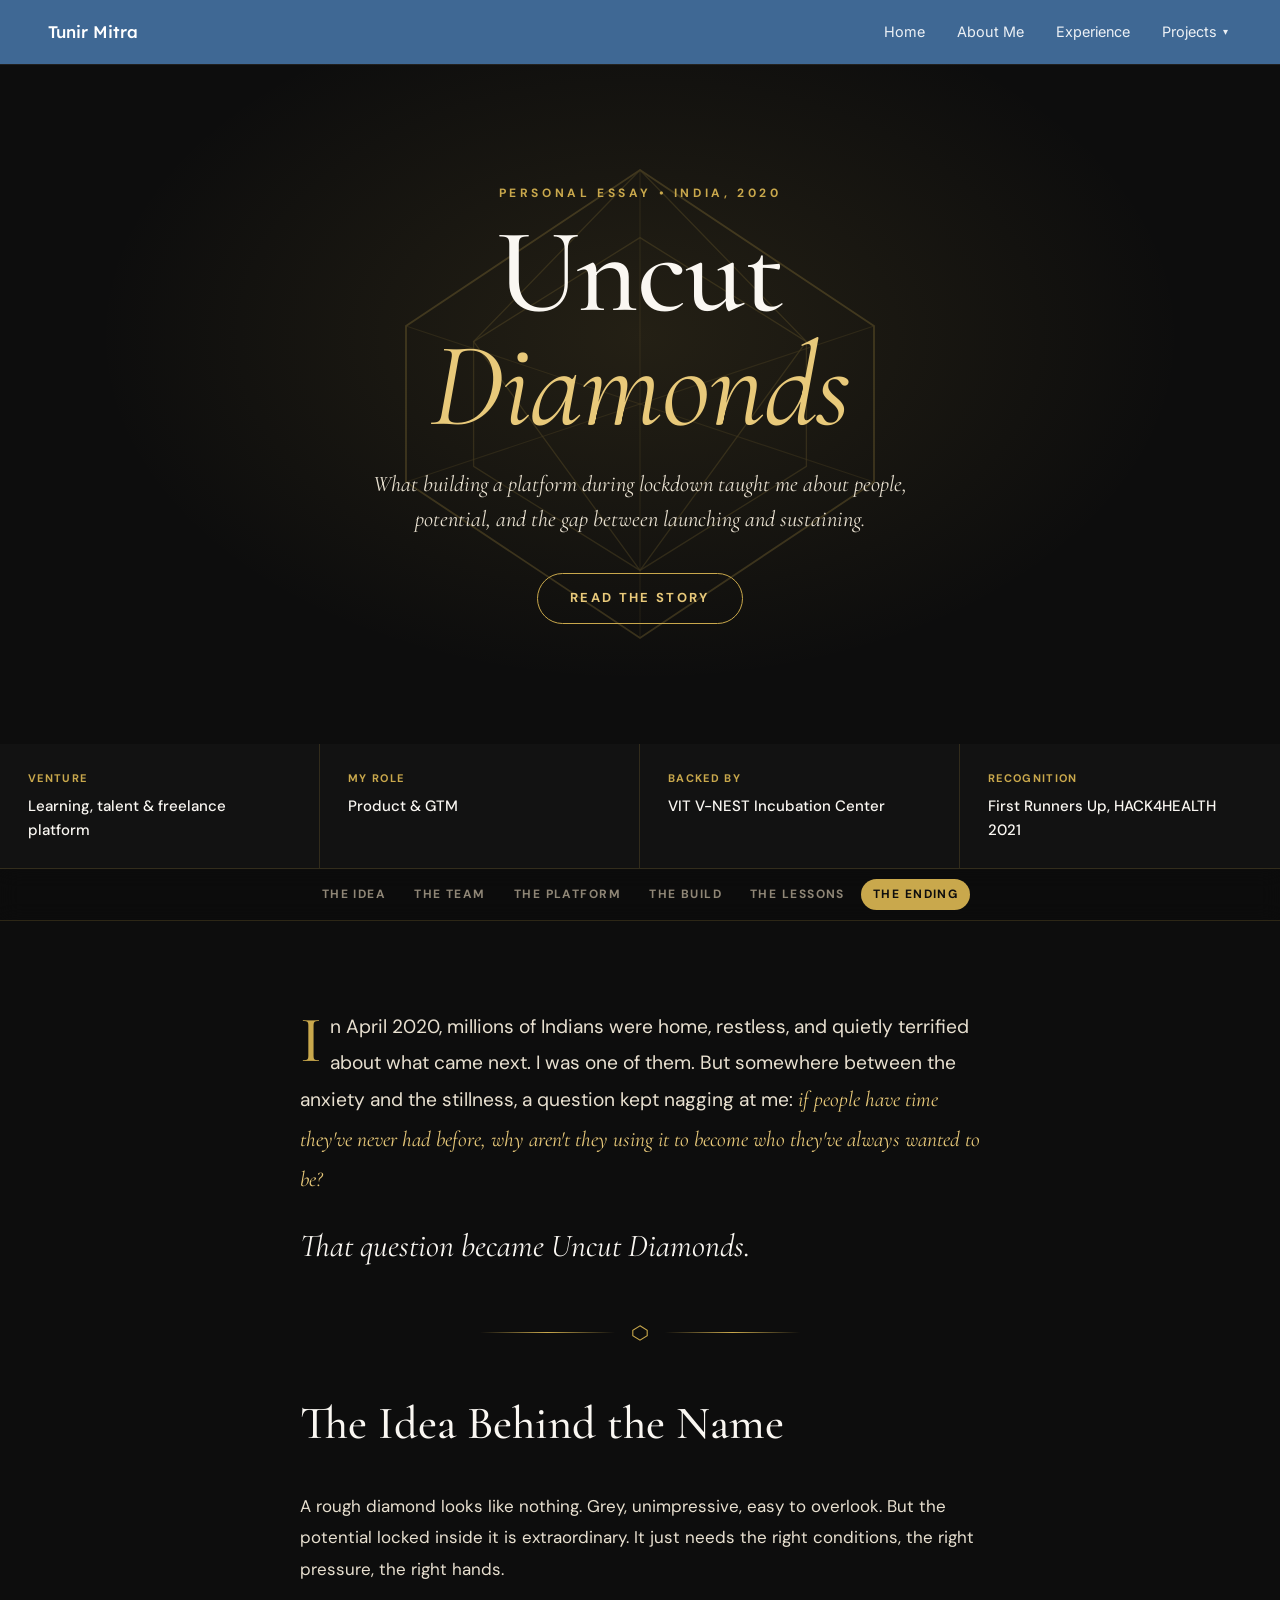
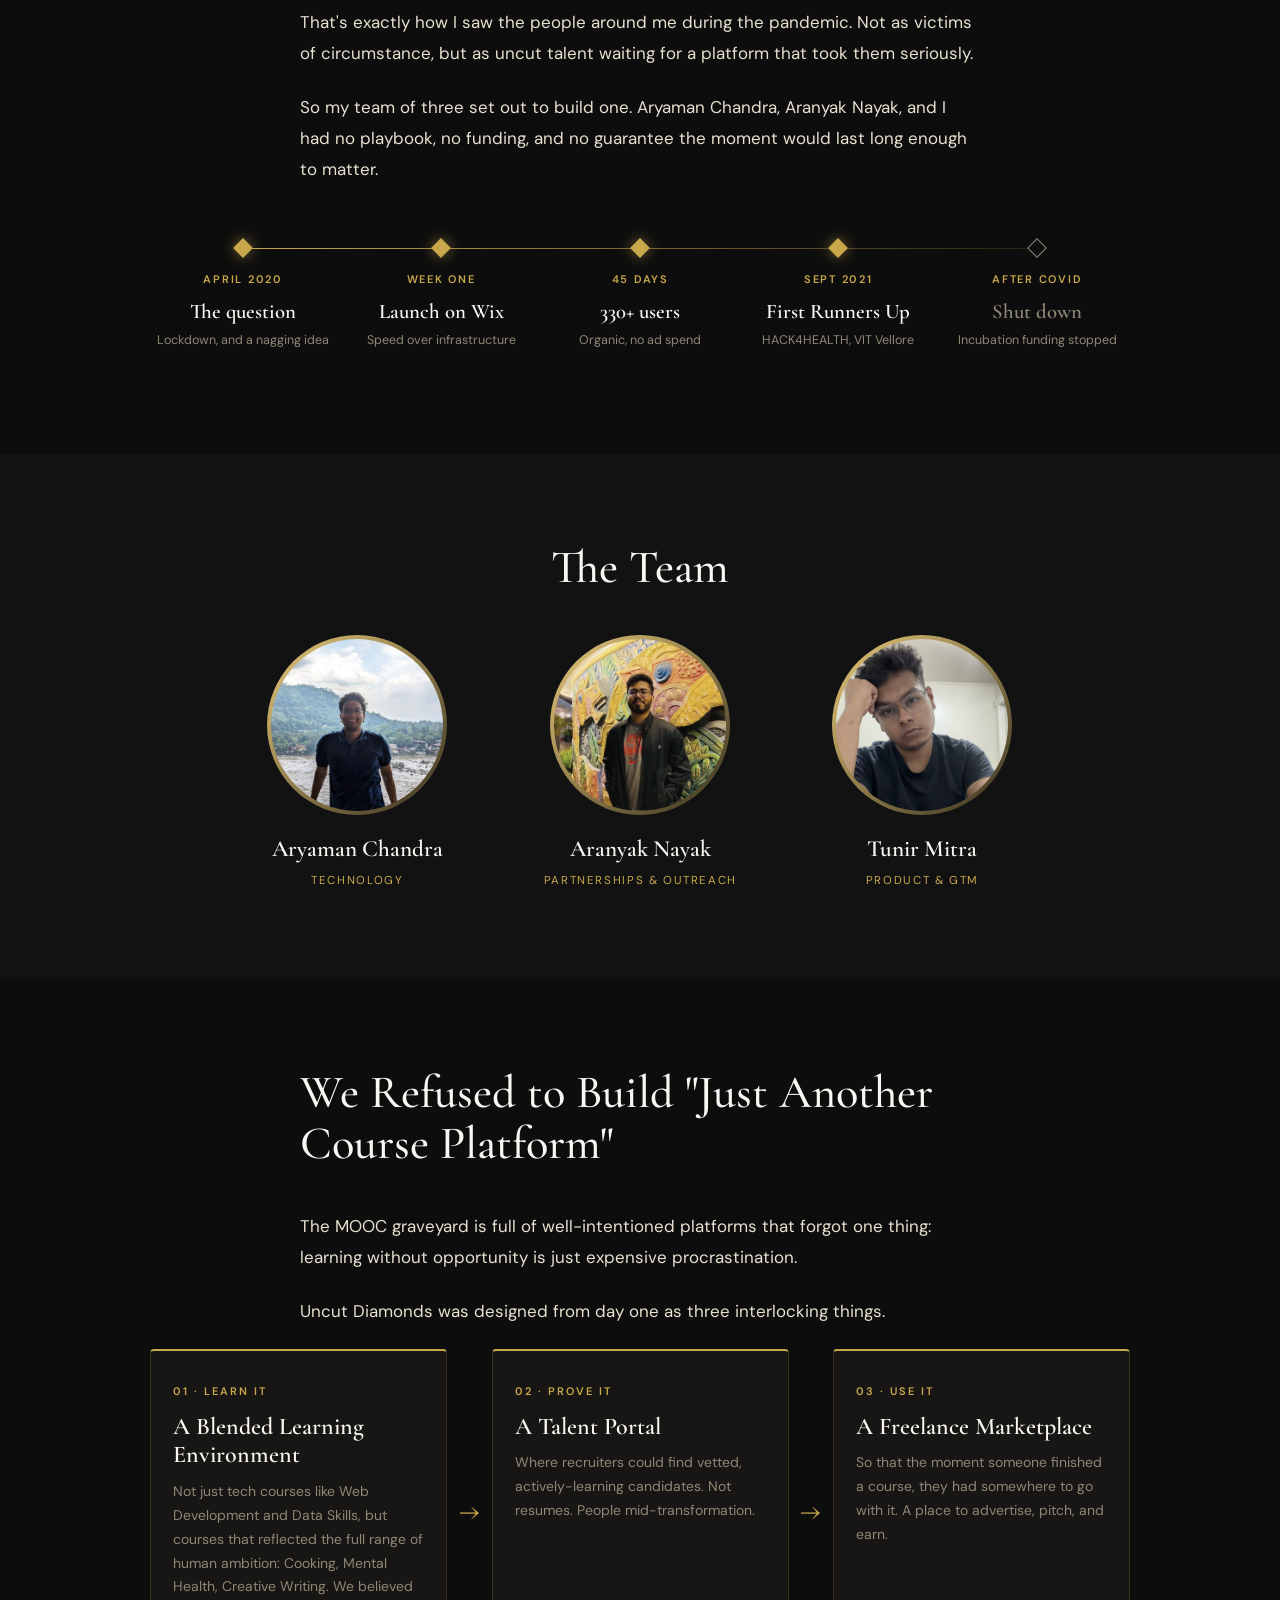
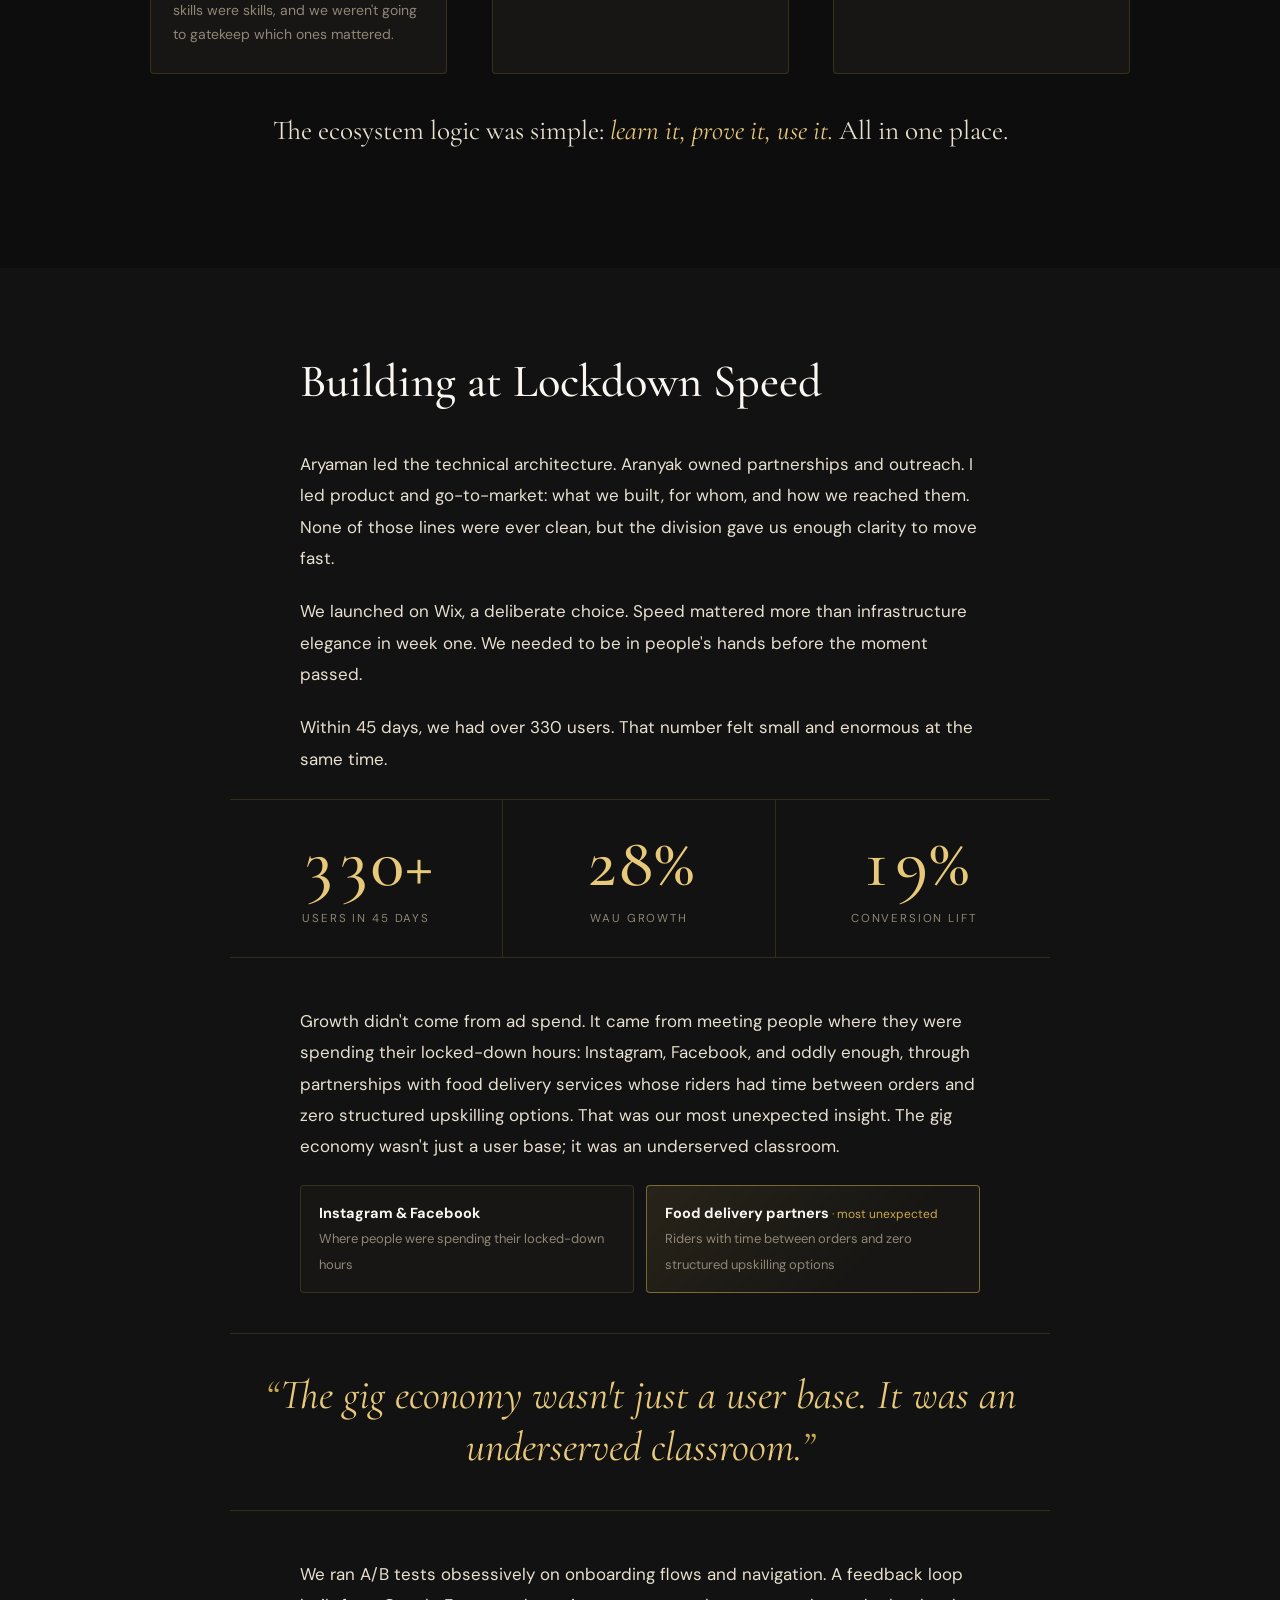
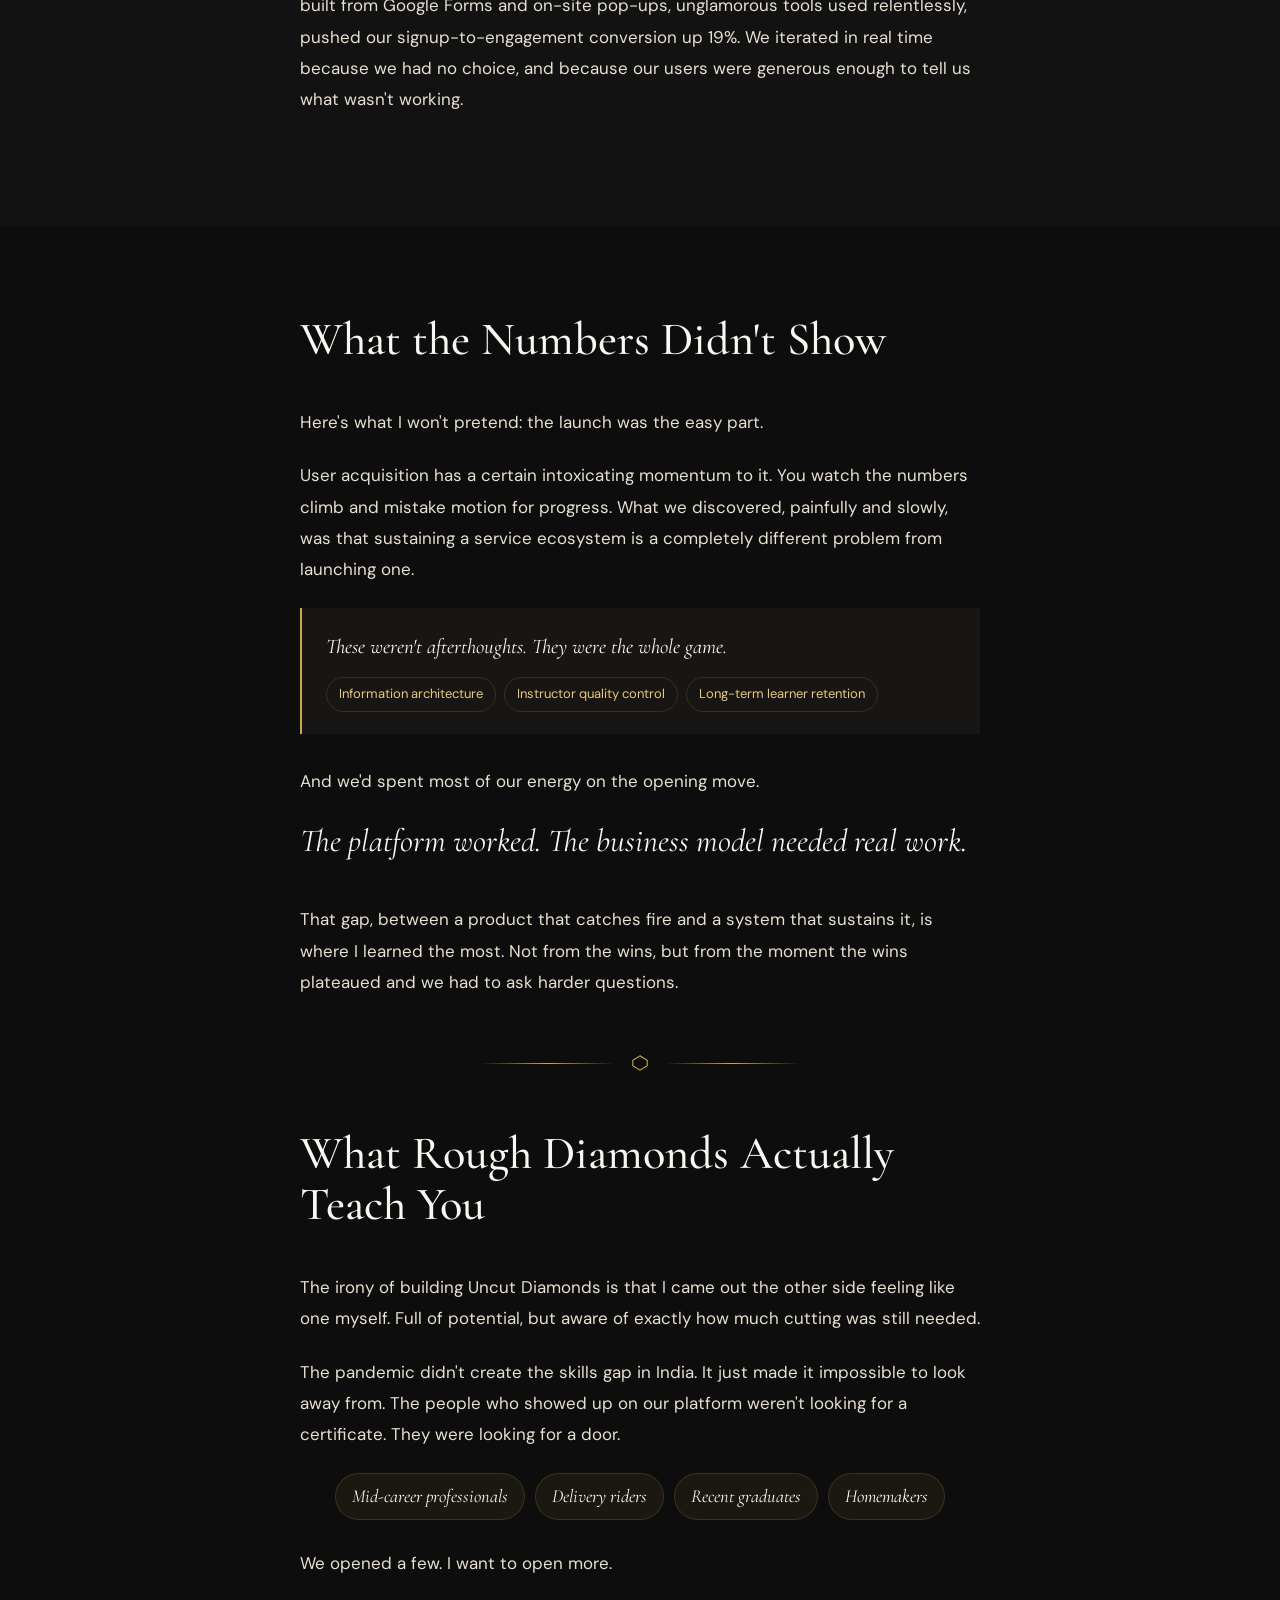
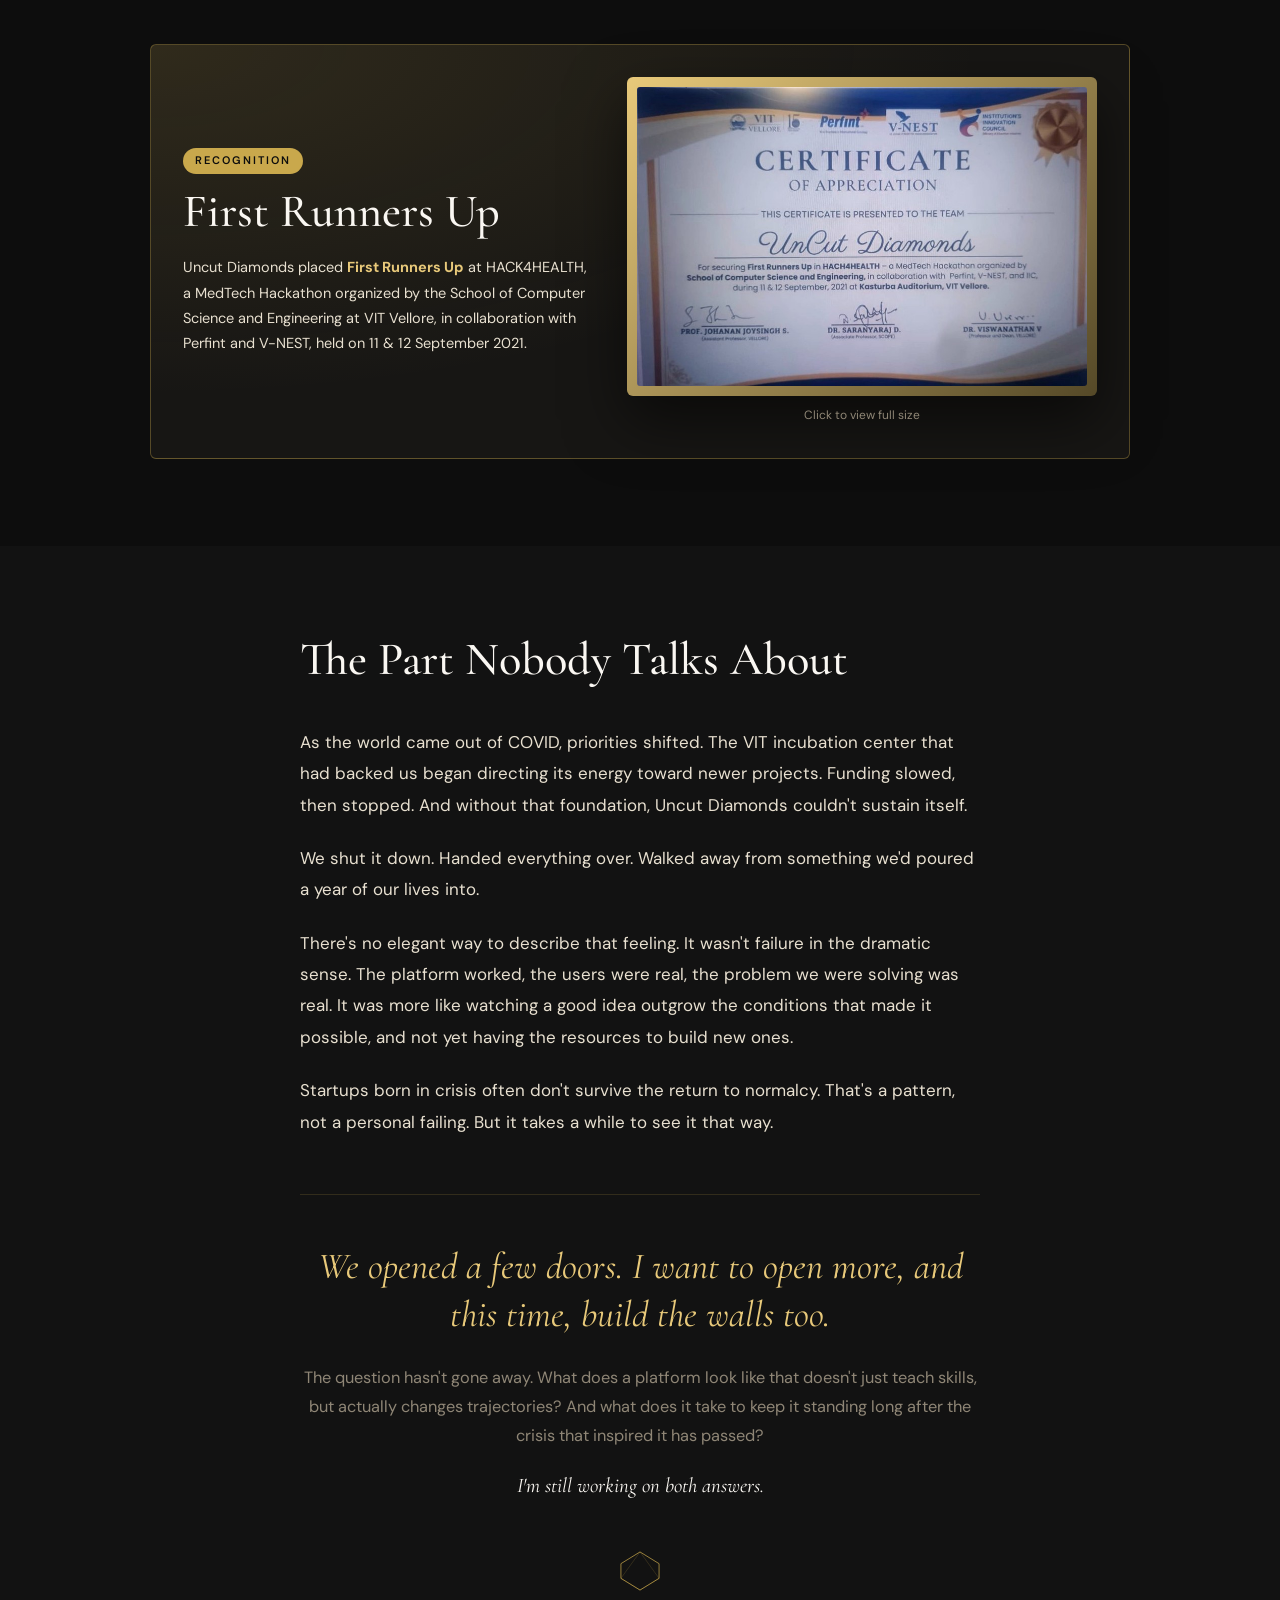
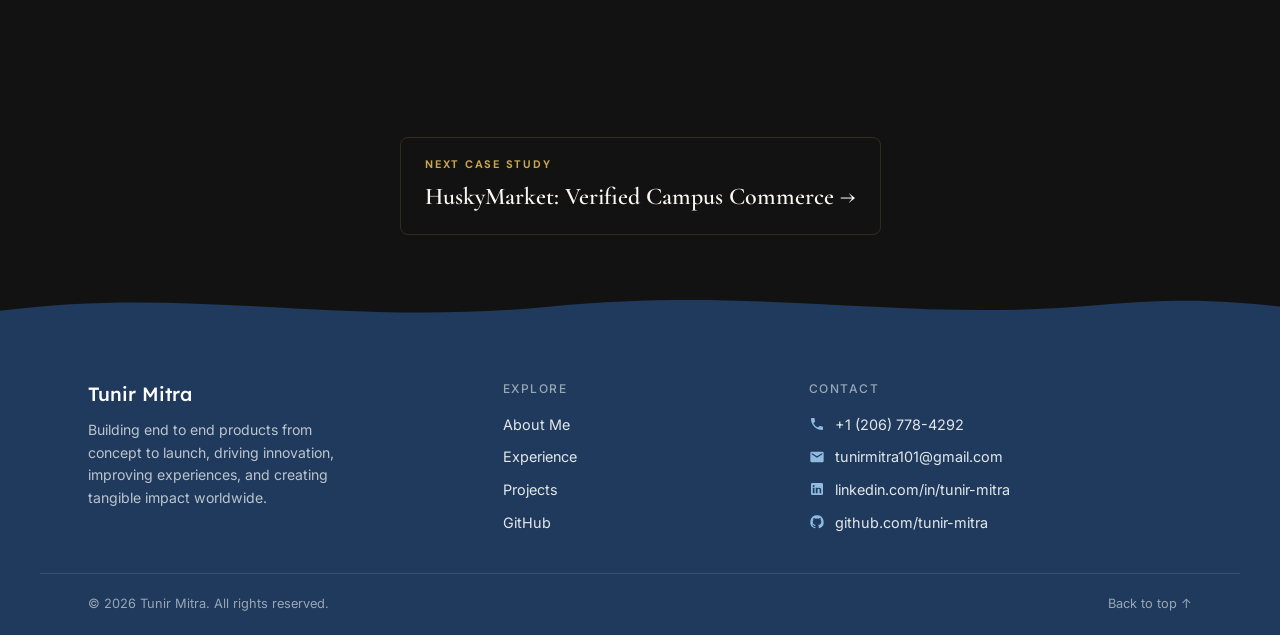
<file: projects/uncut-diamonds.html>
<!DOCTYPE html>
<html lang="en">
<head>
  <meta charset="UTF-8" />
  <meta name="viewport" content="width=device-width, initial-scale=1.0" />
  <title>Uncut Diamonds | Tunir Mitra</title>
  <meta name="description" content="Uncut Diamonds: what building a learning and talent platform during India's COVID-19 lockdown taught me about people, potential, and the gap between launching and sustaining." />
  <link rel="preconnect" href="https://fonts.googleapis.com" />
  <link rel="preconnect" href="https://fonts.gstatic.com" crossorigin />
  <link href="https://fonts.googleapis.com/css2?family=Lexend:wght@400;500;600&family=Fraunces:opsz,wght@9..144,300;9..144,400&family=Inter:wght@400;500&family=Barlow+Condensed:wght@700;800&family=Barlow:wght@400;500;600;700&family=Cormorant+Garamond:ital,wght@0,400;0,500;0,600;1,400;1,500&family=DM+Sans:wght@400;500;600&display=swap" rel="stylesheet" />
  <link rel="stylesheet" href="../assets/css/site.css" />
  <link rel="stylesheet" href="../assets/css/case-study.css" />
  <link rel="stylesheet" href="../assets/css/themes/uncut-diamonds.css" />
  <script>document.documentElement.classList.add("js");</script>
</head>
<body class="page-case theme-uncut">
  <div class="scroll-progress" aria-hidden="true"></div>

  <!-- ============ NAV ============ -->
  <header class="nav">
    <a href="../" class="nav__brand">Tunir Mitra</a>
    <button class="nav__toggle" aria-label="Open menu" aria-expanded="false">
      <span></span><span></span><span></span>
    </button>
    <nav class="nav__links">
      <a href="../">Home</a>
      <a href="../about">About Me</a>
      <a href="../#experience">Experience</a>
      <div class="dropdown">
        <a class="dropdown__trigger" href="../#projects">Projects</a><button class="dropdown__chev" type="button" aria-label="Show project list" aria-expanded="false">&#9662;</button>
        <div class="dropdown__menu">
          <a href="uncut-diamonds" aria-current="page">Uncut Diamonds (NGO)</a>
          <a href="husky-market">The Husky MarketPlace</a>
          <a href="monster-bi">Monster BI Case Study</a>
          <a href="amazon-rufus">Amazon AI Case Study</a>
          <a href="mercedes">Mercedes Case Study</a>
        </div>
      </div>
    </nav>
  </header>

  <main class="cs-layout cs-layout--solo">

    <!-- ============ INTRO ============ -->
    <div class="cs cs-intro">
      <section class="cs-hero ud-hero">
        <svg class="ud-gem" viewBox="0 0 100 100" aria-hidden="true">
          <polygon points="50,5 95,35 95,65 50,95 5,65 5,35" />
          <polygon class="ud-gem__inner" points="50,18 82,38 82,62 50,82 18,62 18,38" />
          <polygon class="ud-gem__inner" points="50,5 82,38 50,82 18,38" />
          <line x1="50" y1="5" x2="50" y2="95" /><line x1="5" y1="35" x2="95" y2="65" /><line x1="5" y1="65" x2="95" y2="35" />
        </svg>
        <div class="cs-hero__content">
          <p class="cs-eyebrow">Personal Essay &bull; India, 2020</p>
          <h1>Uncut <em>Diamonds</em></h1>
          <p class="cs-hero__desc">What building a platform during lockdown taught me about people, potential, and the gap between launching and sustaining.</p>
          <a href="#idea" class="cs-btn">Read the Story</a>
        </div>
      </section>

      <div class="cs-meta">
        <div class="cs-meta__item">
          <div class="cs-meta__label">Venture</div>
          <div class="cs-meta__value">Learning, talent &amp; freelance platform</div>
        </div>
        <div class="cs-meta__item">
          <div class="cs-meta__label">My Role</div>
          <div class="cs-meta__value">Product &amp; GTM</div>
        </div>
        <div class="cs-meta__item">
          <div class="cs-meta__label">Backed by</div>
          <div class="cs-meta__value">VIT V-NEST Incubation Center</div>
        </div>
        <div class="cs-meta__item">
          <div class="cs-meta__label">Recognition</div>
          <div class="cs-meta__value">First Runners Up, HACK4HEALTH 2021</div>
        </div>
      </div>
    </div>

    <!-- ============ ESSAY ============ -->
    <div class="cs cs-body">

      <nav class="cs-phases" aria-label="Essay sections">
        <a href="#idea">The Idea</a>
        <a href="#team">The Team</a>
        <a href="#platform">The Platform</a>
        <a href="#build">The Build</a>
        <a href="#lessons">The Lessons</a>
        <a href="#ending">The Ending</a>
      </nav>

      <!-- OPENER + IDEA -->
      <section id="idea" class="ud-section">
        <div class="ud-prose">
          <p class="ud-lede">In April 2020, millions of Indians were home, restless, and quietly terrified about what came next. I was one of them. But somewhere between the anxiety and the stillness, a question kept nagging at me: <em>if people have time they've never had before, why aren't they using it to become who they've always wanted to be?</em></p>
          <p class="ud-big">That question became Uncut Diamonds.</p>
        </div>

        <div class="ud-divider" aria-hidden="true"><span></span><svg viewBox="0 0 20 20"><polygon points="10,2 18,7 18,13 10,18 2,13 2,7" /></svg><span></span></div>

        <div class="ud-prose">
          <h2 class="ud-h2">The Idea Behind the Name</h2>
          <p>A rough diamond looks like nothing. Grey, unimpressive, easy to overlook. But the potential locked inside it is extraordinary. It just needs the right conditions, the right pressure, the right hands.</p>
          <p>That's exactly how I saw the people around me during the pandemic. Not as victims of circumstance, but as uncut talent waiting for a platform that took them seriously.</p>
          <p>So my team of three set out to build one. Aryaman Chandra, Aranyak Nayak, and I had no playbook, no funding, and no guarantee the moment would last long enough to matter.</p>
        </div>

        <!-- Journey at a glance -->
        <ol class="ud-journey" aria-label="The journey at a glance">
          <li><span class="ud-journey__when">April 2020</span><b>The question</b><p>Lockdown, and a nagging idea</p></li>
          <li><span class="ud-journey__when">Week one</span><b>Launch on Wix</b><p>Speed over infrastructure</p></li>
          <li><span class="ud-journey__when">45 days</span><b>330+ users</b><p>Organic, no ad spend</p></li>
          <li><span class="ud-journey__when">Sept 2021</span><b>First Runners Up</b><p>HACK4HEALTH, VIT Vellore</p></li>
          <li class="is-end"><span class="ud-journey__when">After COVID</span><b>Shut down</b><p>Incubation funding stopped</p></li>
        </ol>
      </section>

      <!-- TEAM -->
      <section id="team" class="ud-section ud-section--alt">
        <div class="ud-prose"><h2 class="ud-h2 ud-center">The Team</h2></div>
        <div class="ud-team">
          <figure class="ud-member">
            <div class="ud-member__photo"><img src="../assets/media/uncut/aryaman.jpg" alt="Aryaman Chandra" loading="lazy" width="400" height="400" /></div>
            <figcaption><b>Aryaman Chandra</b><span>Technology</span></figcaption>
          </figure>
          <figure class="ud-member">
            <div class="ud-member__photo"><img src="../assets/media/uncut/aranyak.jpg" alt="Aranyak Nayak" loading="lazy" width="400" height="400" /></div>
            <figcaption><b>Aranyak Nayak</b><span>Partnerships &amp; Outreach</span></figcaption>
          </figure>
          <figure class="ud-member is-me">
            <div class="ud-member__photo"><img src="../assets/media/uncut/tunir.jpg" alt="Tunir Mitra" loading="lazy" width="400" height="400" /></div>
            <figcaption><b>Tunir Mitra</b><span>Product &amp; GTM</span></figcaption>
          </figure>
        </div>
      </section>

      <!-- PLATFORM -->
      <section id="platform" class="ud-section">
        <div class="ud-prose">
          <h2 class="ud-h2">We Refused to Build "Just Another Course Platform"</h2>
          <p>The MOOC graveyard is full of well-intentioned platforms that forgot one thing: learning without opportunity is just expensive procrastination.</p>
          <p>Uncut Diamonds was designed from day one as three interlocking things.</p>
        </div>

        <div class="ud-ecosystem">
          <article class="ud-pillar">
            <span class="ud-pillar__step">01 · Learn it</span>
            <h3>A Blended Learning Environment</h3>
            <p>Not just tech courses like Web Development and Data Skills, but courses that reflected the full range of human ambition: Cooking, Mental Health, Creative Writing. We believed skills were skills, and we weren't going to gatekeep which ones mattered.</p>
          </article>
          <span class="ud-arrow" aria-hidden="true">→</span>
          <article class="ud-pillar">
            <span class="ud-pillar__step">02 · Prove it</span>
            <h3>A Talent Portal</h3>
            <p>Where recruiters could find vetted, actively-learning candidates. Not resumes. People mid-transformation.</p>
          </article>
          <span class="ud-arrow" aria-hidden="true">→</span>
          <article class="ud-pillar">
            <span class="ud-pillar__step">03 · Use it</span>
            <h3>A Freelance Marketplace</h3>
            <p>So that the moment someone finished a course, they had somewhere to go with it. A place to advertise, pitch, and earn.</p>
          </article>
        </div>
        <p class="ud-tagline">The ecosystem logic was simple: <em>learn it, prove it, use it.</em> All in one place.</p>
      </section>

      <!-- BUILD -->
      <section id="build" class="ud-section ud-section--alt">
        <div class="ud-prose">
          <h2 class="ud-h2">Building at Lockdown Speed</h2>
          <p>Aryaman led the technical architecture. Aranyak owned partnerships and outreach. I led product and go-to-market: what we built, for whom, and how we reached them. None of those lines were ever clean, but the division gave us enough clarity to move fast.</p>
          <p>We launched on Wix, a deliberate choice. Speed mattered more than infrastructure elegance in week one. We needed to be in people's hands before the moment passed.</p>
          <p>Within 45 days, we had over 330 users. That number felt small and enormous at the same time.</p>
        </div>

        <div class="ud-metrics">
          <div class="ud-metric"><span class="cs-kpi__num">330+</span><small>Users in 45 Days</small></div>
          <div class="ud-metric"><span class="cs-kpi__num">28%</span><small>WAU Growth</small></div>
          <div class="ud-metric"><span class="cs-kpi__num">19%</span><small>Conversion Lift</small></div>
        </div>

        <div class="ud-prose">
          <p>Growth didn't come from ad spend. It came from meeting people where they were spending their locked-down hours: Instagram, Facebook, and oddly enough, through partnerships with food delivery services whose riders had time between orders and zero structured upskilling options. That was our most unexpected insight. The gig economy wasn't just a user base; it was an underserved classroom.</p>
        </div>

        <div class="ud-channels" aria-label="Growth channels">
          <div class="ud-channel"><b>Instagram &amp; Facebook</b><span>Where people were spending their locked-down hours</span></div>
          <div class="ud-channel is-surprise"><b>Food delivery partners</b><span>Riders with time between orders and zero structured upskilling options</span></div>
        </div>

        <blockquote class="ud-quote"><p>The gig economy wasn't just a user base. It was an underserved classroom.</p></blockquote>

        <div class="ud-prose">
          <p>We ran A/B tests obsessively on onboarding flows and navigation. A feedback loop built from Google Forms and on-site pop-ups, unglamorous tools used relentlessly, pushed our signup-to-engagement conversion up 19%. We iterated in real time because we had no choice, and because our users were generous enough to tell us what wasn't working.</p>
        </div>
      </section>

      <!-- LESSONS -->
      <section id="lessons" class="ud-section">
        <div class="ud-prose">
          <h2 class="ud-h2">What the Numbers Didn't Show</h2>
          <p>Here's what I won't pretend: the launch was the easy part.</p>
          <p>User acquisition has a certain intoxicating momentum to it. You watch the numbers climb and mistake motion for progress. What we discovered, painfully and slowly, was that sustaining a service ecosystem is a completely different problem from launching one.</p>
        </div>

        <div class="ud-whole-game">
          <span class="ud-whole-game__label">These weren't afterthoughts. They were the whole game.</span>
          <div class="ud-whole-game__items"><span>Information architecture</span><span>Instructor quality control</span><span>Long-term learner retention</span></div>
        </div>

        <div class="ud-prose">
          <p>And we'd spent most of our energy on the opening move.</p>
          <p class="ud-big">The platform worked. The business model needed real work.</p>
          <p>That gap, between a product that catches fire and a system that sustains it, is where I learned the most. Not from the wins, but from the moment the wins plateaued and we had to ask harder questions.</p>
        </div>

        <div class="ud-divider" aria-hidden="true"><span></span><svg viewBox="0 0 20 20"><polygon points="10,2 18,7 18,13 10,18 2,13 2,7" /></svg><span></span></div>

        <div class="ud-prose">
          <h2 class="ud-h2">What Rough Diamonds Actually Teach You</h2>
          <p>The irony of building Uncut Diamonds is that I came out the other side feeling like one myself. Full of potential, but aware of exactly how much cutting was still needed.</p>
          <p>The pandemic didn't create the skills gap in India. It just made it impossible to look away from. The people who showed up on our platform weren't looking for a certificate. They were looking for a door.</p>
        </div>
        <ul class="ud-people" aria-label="Who showed up">
          <li>Mid-career professionals</li><li>Delivery riders</li><li>Recent graduates</li><li>Homemakers</li>
        </ul>
        <div class="ud-prose"><p>We opened a few. I want to open more.</p></div>

        <!-- Recognition -->
        <div class="ud-award">
          <div class="ud-award__text">
            <span class="ud-award__badge">Recognition</span>
            <h2 class="ud-h2">First Runners Up</h2>
            <p>Uncut Diamonds placed <strong>First Runners Up</strong> at HACK4HEALTH, a MedTech Hackathon organized by the School of Computer Science and Engineering at VIT Vellore, in collaboration with Perfint and V-NEST, held on 11 &amp; 12 September 2021.</p>
          </div>
          <div>
          <a class="ud-award__cert" href="../assets/media/uncut/hack4health-certificate.jpg" target="_blank" rel="noopener">
            <img src="../assets/media/uncut/hack4health-certificate.jpg" alt="Certificate of Appreciation, Uncut Diamonds, First Runners Up, HACK4HEALTH 2021" loading="lazy" width="892" height="594" />
          </a>
          <span class="ud-award__hint">Click to view full size</span>
          </div>
        </div>
      </section>

      <!-- ENDING -->
      <section id="ending" class="ud-section ud-section--alt">
        <div class="ud-prose">
          <h2 class="ud-h2">The Part Nobody Talks About</h2>
          <p>As the world came out of COVID, priorities shifted. The VIT incubation center that had backed us began directing its energy toward newer projects. Funding slowed, then stopped. And without that foundation, Uncut Diamonds couldn't sustain itself.</p>
          <p>We shut it down. Handed everything over. Walked away from something we'd poured a year of our lives into.</p>
          <p>There's no elegant way to describe that feeling. It wasn't failure in the dramatic sense. The platform worked, the users were real, the problem we were solving was real. It was more like watching a good idea outgrow the conditions that made it possible, and not yet having the resources to build new ones.</p>
          <p>Startups born in crisis often don't survive the return to normalcy. That's a pattern, not a personal failing. But it takes a while to see it that way.</p>
        </div>

        <div class="ud-closing">
          <p class="ud-closing__line">We opened a few doors. I want to open more, and this time, build the walls too.</p>
          <p>The question hasn't gone away. What does a platform look like that doesn't just teach skills, but actually changes trajectories? And what does it take to keep it standing long after the crisis that inspired it has passed?</p>
          <p class="ud-closing__sign">I'm still working on both answers.</p>
          <svg class="ud-closing__gem" viewBox="0 0 60 60" aria-hidden="true"><polygon points="30,4 56,20 56,40 30,56 4,40 4,20" /><polygon points="30,4 56,40 30,56 4,40" /></svg>
        </div>
      </section>

      <div class="cs-nextbar ud-nextbar">
        <a class="cs-next" href="husky-market">
          <span class="cs-next__label">Next case study</span>
          <span class="cs-next__title">HuskyMarket: Verified Campus Commerce &rarr;</span>
        </a>
      </div>
    </div>
  </main>

  <!-- ============ FOOTER ============ -->
  <footer class="footer" id="contact">
    <svg class="footer__wave" viewBox="0 0 1440 60" preserveAspectRatio="none" aria-hidden="true">
      <path d="M0,35 C220,5 380,55 620,30 C860,5 1020,50 1240,28 C1340,18 1400,26 1440,30 L1440,60 L0,60 Z" />
    </svg>

    <div class="footer__inner">
      <div class="footer__cols">
        <div class="footer__col">
          <a href="../" class="footer__brand">Tunir Mitra</a>
          <p>Building end to end products from concept to launch, driving innovation, improving experiences, and creating tangible impact worldwide.</p>
        </div>

        <div class="footer__col">
          <h3>Explore</h3>
          <ul>
            <li><a href="../about">About Me</a></li>
            <li><a href="../#experience">Experience</a></li>
            <li><a href="../#projects">Projects</a></li>
            <li><a href="https://github.com/tunir-mitra" target="_blank" rel="noopener">GitHub</a></li>
          </ul>
        </div>

        <div class="footer__col">
          <h3>Contact</h3>
          <ul class="footer__contact">
            <li>
              <svg viewBox="0 0 24 24" aria-hidden="true"><path d="M6.6 10.8a15.1 15.1 0 0 0 6.6 6.6l2.2-2.2c.3-.3.7-.4 1-.2 1.1.4 2.3.6 3.6.6.6 0 1 .4 1 1V20c0 .6-.4 1-1 1A17 17 0 0 1 3 4c0-.6.4-1 1-1h3.5c.6 0 1 .4 1 1 0 1.3.2 2.5.6 3.6.1.3 0 .7-.2 1l-2.3 2.2z"/></svg>
              <a href="tel:+12067784292">+1 (206) 778-4292</a>
            </li>
            <li>
              <svg viewBox="0 0 24 24" aria-hidden="true"><path d="M20 4H4a2 2 0 0 0-2 2v12a2 2 0 0 0 2 2h16a2 2 0 0 0 2-2V6a2 2 0 0 0-2-2zm0 4-8 5-8-5V6l8 5 8-5v2z"/></svg>
              <a href="mailto:tunirmitra101@gmail.com">tunirmitra101@gmail.com</a>
            </li>
            <li>
              <svg viewBox="0 0 24 24" aria-hidden="true"><path d="M19 3a2 2 0 0 1 2 2v14a2 2 0 0 1-2 2H5a2 2 0 0 1-2-2V5a2 2 0 0 1 2-2h14zM8.3 18.3V10H5.7v8.3h2.6zM7 8.9a1.5 1.5 0 1 0 0-3 1.5 1.5 0 0 0 0 3zm11.3 9.4v-4.6c0-2.4-1.3-3.6-3.1-3.6-1.4 0-2.1.8-2.4 1.3V10h-2.6v8.3h2.6v-4.4c0-1.2.2-2.3 1.7-2.3s1.5 1.4 1.5 2.4v4.3h2.3z"/></svg>
              <a href="https://www.linkedin.com/in/tunir-mitra/" target="_blank" rel="noopener">linkedin.com/in/tunir-mitra</a>
            </li>
            <li>
              <svg viewBox="0 0 24 24" aria-hidden="true"><path d="M12 2a10 10 0 0 0-3.16 19.49c.5.09.68-.22.68-.48v-1.7c-2.78.6-3.37-1.34-3.37-1.34-.45-1.16-1.11-1.47-1.11-1.47-.91-.62.07-.61.07-.61 1 .07 1.53 1.03 1.53 1.03.89 1.53 2.34 1.09 2.91.83.09-.65.35-1.09.63-1.34-2.22-.25-4.55-1.11-4.55-4.94 0-1.09.39-1.98 1.03-2.68-.1-.25-.45-1.27.1-2.65 0 0 .84-.27 2.75 1.02a9.5 9.5 0 0 1 5 0c1.91-1.29 2.75-1.02 2.75-1.02.55 1.38.2 2.4.1 2.65.64.7 1.03 1.59 1.03 2.68 0 3.84-2.34 4.68-4.57 4.93.36.31.68.92.68 1.85v2.74c0 .27.18.58.69.48A10 10 0 0 0 12 2z"/></svg>
              <a href="https://github.com/tunir-mitra" target="_blank" rel="noopener">github.com/tunir-mitra</a>
            </li>
          </ul>
        </div>
      </div>
    </div>

    <div class="footer__bottom">
      <span>&copy; <span id="year">2026</span> Tunir Mitra. All rights reserved.</span>
      <a href="#" class="footer__top">Back to top &uarr;</a>
    </div>
  </footer>

  <script src="../assets/js/site.js"></script>
  <script src="../assets/js/case-study.js"></script>
</body>
</html>
</file>
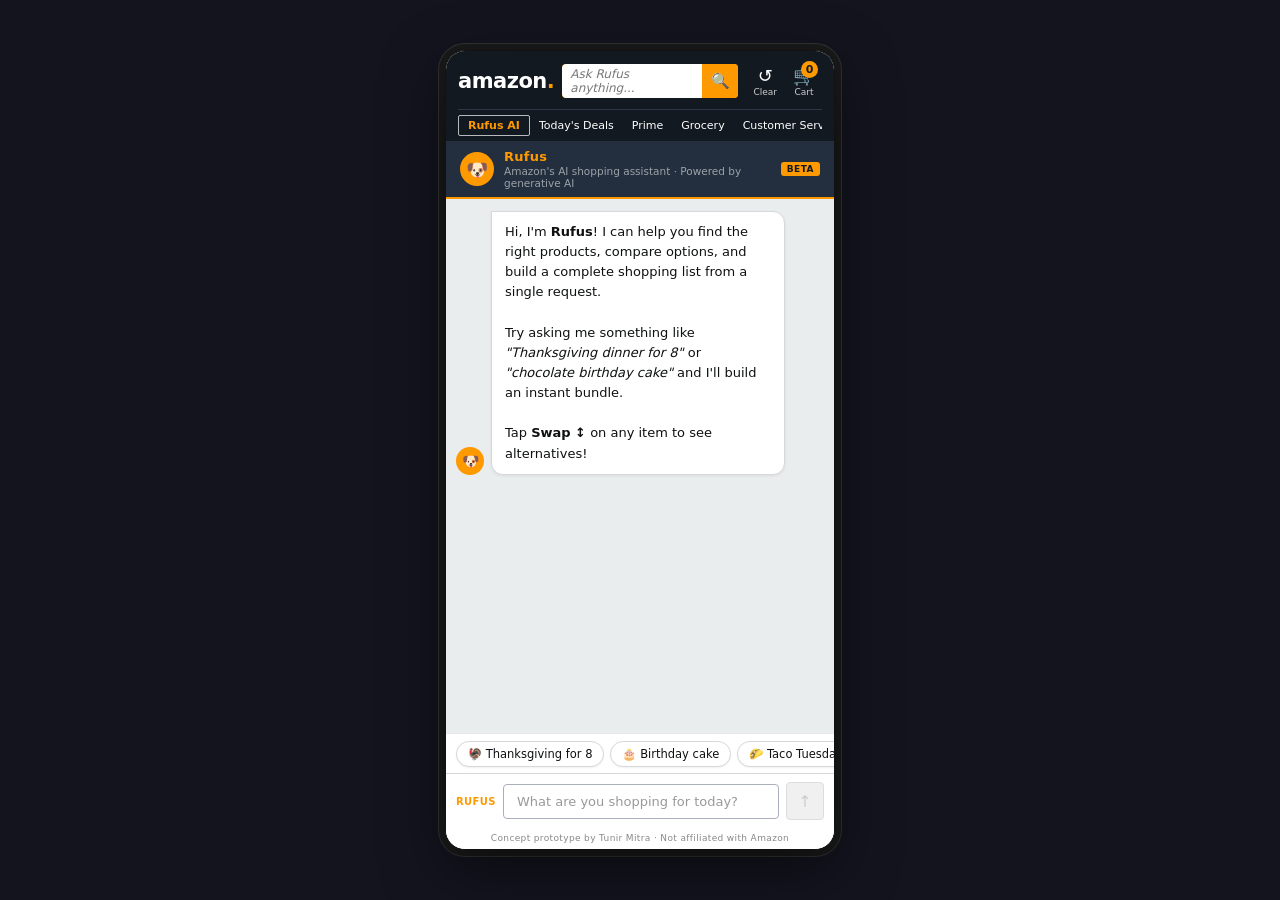
<file: projects/prototypes/amazon-rufus-prototype.html>
<!DOCTYPE html>
<html lang="en">

<head>
    <meta charset="UTF-8">
    <meta name="viewport" content="width=device-width, initial-scale=1.0">
    <title>Rufus Prototype | Tunir Mitra</title>
    <style>
        * {
            box-sizing: border-box;
            margin: 0;
            padding: 0;
        }

        html,
        body {
            height: 100%;
            overflow: hidden;
            font-family: 'Amazon Ember', 'Segoe UI', system-ui, -apple-system, sans-serif;
            background: #14141f;
        }

        body {
            display: flex;
            justify-content: center;
            align-items: center;
        }

        .phone {
            width: min(390px, calc(100vw - 20px));
            height: min(800px, calc(100vh - 24px));
            background: #EAEDED;
            border-radius: 20px;
            border: 1px solid #111;
            box-shadow: 0 20px 60px rgba(0, 0, 0, 0.5), 0 0 0 6px #1a1a1a, 0 0 0 7px #333;
            display: flex;
            flex-direction: column;
            overflow: hidden;
            position: relative;
        }

        /* ── Header ── */
        .hdr {
            background: #131921;
            padding: 0 12px;
            flex: 0 0 auto;
            z-index: 10;
        }

        .hdr-top {
            display: flex;
            align-items: center;
            gap: 8px;
            padding: 10px 0 8px;
        }

        .logo-text {
            color: #fff;
            font-size: 21px;
            font-weight: 700;
            letter-spacing: -0.5px;
            flex-shrink: 0;
        }

        .logo-text span {
            color: #FF9900;
        }

        .hdr-search {
            flex: 1;
            display: flex;
            align-items: center;
            background: #FF9900;
            border-radius: 4px;
            overflow: hidden;
            height: 34px;
        }

        .hdr-search-inner {
            flex: 1;
            padding: 0 8px;
            font-size: 12px;
            color: #777;
            background: #fff;
            height: 100%;
            border-radius: 4px 0 0 4px;
            display: flex;
            align-items: center;
            font-style: italic;
        }

        .hdr-search-btn {
            width: 36px;
            height: 100%;
            background: #FF9900;
            border: none;
            cursor: pointer;
            font-size: 15px;
            display: flex;
            align-items: center;
            justify-content: center;
        }

        .hdr-icons {
            display: flex;
            align-items: center;
            gap: 2px;
        }

        .hdr-icon-btn {
            background: transparent;
            border: none;
            cursor: pointer;
            color: #fff;
            padding: 4px 7px;
            border-radius: 3px;
            font-family: inherit;
            display: flex;
            flex-direction: column;
            align-items: center;
            gap: 1px;
            transition: border 0.1s;
            white-space: nowrap;
            position: relative;
        }

        .hdr-icon-btn:hover {
            border: 1px solid rgba(255, 255, 255, 0.6);
            border-radius: 3px;
        }

        .hdr-icon-btn .ico {
            font-size: 18px;
        }

        .hdr-icon-btn .lbl {
            font-size: 9px;
            color: #ccc;
        }

        .cart-badge {
            position: absolute;
            top: 0;
            right: 4px;
            background: #FF9900;
            color: #131921;
            font-size: 11px;
            font-weight: 700;
            border-radius: 50%;
            width: 17px;
            height: 17px;
            display: flex;
            align-items: center;
            justify-content: center;
        }

        .hdr-nav {
            display: flex;
            align-items: center;
            border-top: 1px solid #2d3748;
            padding: 5px 0;
            overflow-x: auto;
            scrollbar-width: none;
            gap: 0;
        }

        .hdr-nav::-webkit-scrollbar {
            display: none;
        }

        .nav-btn {
            background: transparent;
            border: none;
            cursor: pointer;
            color: #fff;
            font-size: 11px;
            font-family: inherit;
            padding: 3px 9px;
            white-space: nowrap;
            border-radius: 2px;
            transition: background 0.1s;
        }

        .nav-btn:hover {
            background: rgba(255, 255, 255, 0.1);
        }

        .nav-btn.active {
            border: 1px solid rgba(255, 255, 255, 0.7);
        }

        .nav-rufus {
            color: #FF9900;
            font-weight: 700;
        }

        /* ── Rufus intro banner ── */
        .rufus-banner {
            background: #232F3E;
            padding: 8px 14px;
            display: flex;
            align-items: center;
            gap: 10px;
            flex: 0 0 auto;
            border-bottom: 2px solid #FF9900;
        }

        .rufus-avatar {
            width: 34px;
            height: 34px;
            border-radius: 50%;
            background: #FF9900;
            display: flex;
            align-items: center;
            justify-content: center;
            flex-shrink: 0;
            font-size: 18px;
        }

        .rufus-banner-text {
            flex: 1;
        }

        .rufus-banner-name {
            color: #FF9900;
            font-weight: 700;
            font-size: 13px;
            letter-spacing: 0.02em;
        }

        .rufus-banner-sub {
            color: rgba(255, 255, 255, 0.55);
            font-size: 10.5px;
            margin-top: 1px;
        }

        .rufus-beta-badge {
            background: #FF9900;
            color: #131921;
            font-size: 9px;
            font-weight: 700;
            border-radius: 3px;
            padding: 2px 6px;
            letter-spacing: 0.05em;
            flex-shrink: 0;
        }

        /* ── Chat ── */
        .chat {
            flex: 1 1 0;
            min-height: 0;
            overflow-y: scroll;
            -webkit-overflow-scrolling: touch;
            padding: 12px 10px 8px;
            display: flex;
            flex-direction: column;
            gap: 10px;
            background: #EAEDED;
        }

        .chat::-webkit-scrollbar {
            width: 3px;
        }

        .chat::-webkit-scrollbar-thumb {
            background: #bbb;
            border-radius: 2px;
        }

        .row {
            display: flex;
            align-items: flex-end;
            gap: 7px;
        }

        .row.user {
            justify-content: flex-end;
        }

        .av {
            width: 28px;
            height: 28px;
            border-radius: 50%;
            background: #FF9900;
            display: flex;
            align-items: center;
            justify-content: center;
            font-size: 14px;
            flex-shrink: 0;
            font-weight: 700;
            color: #131921;
        }

        .bub {
            max-width: 80%;
            padding: 10px 13px;
            font-size: 13px;
            line-height: 1.55;
            border-radius: 8px;
        }

        .bub.rufus {
            background: #fff;
            color: #0F1111;
            border: 1px solid #D5D9D9;
            box-shadow: 0 1px 3px rgba(0, 0, 0, 0.07);
            border-radius: 0 12px 12px 12px;
        }

        .bub.user {
            background: #232F3E;
            color: #fff;
            border-radius: 12px 0 12px 12px;
        }

        /* ── Typing ── */
        .dots {
            display: flex;
            gap: 5px;
            padding: 3px 0;
            align-items: center;
        }

        .dot {
            width: 7px;
            height: 7px;
            border-radius: 50%;
            background: #FF9900;
            animation: bob 1.1s infinite ease-in-out;
        }

        .dot:nth-child(2) {
            animation-delay: 0.18s;
        }

        .dot:nth-child(3) {
            animation-delay: 0.36s;
        }

        @keyframes bob {

            0%,
            60%,
            100% {
                transform: translateY(0);
            }

            30% {
                transform: translateY(-6px);
            }
        }

        /* ── Bundle card ── */
        .card {
            background: #fff;
            border: 1px solid #D5D9D9;
            border-radius: 8px;
            overflow: hidden;
            flex-shrink: 0;
            box-shadow: 0 2px 5px rgba(0, 0, 0, 0.08);
        }

        .card-hdr {
            background: #232F3E;
            padding: 10px 14px;
            display: flex;
            align-items: center;
            gap: 9px;
        }

        .card-emoji {
            font-size: 22px;
        }

        .card-title {
            font-weight: 700;
            font-size: 14px;
            color: #fff;
        }

        .card-meta {
            font-size: 11px;
            color: #FF9900;
            margin-top: 2px;
            font-weight: 600;
        }

        .item {
            display: flex;
            align-items: center;
            gap: 10px;
            padding: 9px 14px;
            border-bottom: 1px solid #f0f0f0;
            background: #fff;
            user-select: none;
        }

        .item:last-of-type {
            border-bottom: none;
        }

        .item.off {
            opacity: 0.38;
        }

        .chk {
            width: 18px;
            height: 18px;
            border-radius: 3px;
            display: flex;
            align-items: center;
            justify-content: center;
            flex-shrink: 0;
            cursor: pointer;
        }

        .chk.on {
            background: #FF9900;
            border: 1px solid #c45500;
        }

        .chk.ox {
            background: transparent;
            border: 2px solid #949494;
        }

        .chk-v {
            color: #131921;
            font-size: 10px;
            font-weight: 800;
        }

        .item-img {
            width: 44px;
            height: 44px;
            border-radius: 4px;
            background: linear-gradient(135deg, #f3f3f3, #e8e8e8);
            display: flex;
            align-items: center;
            justify-content: center;
            font-size: 22px;
            flex-shrink: 0;
            border: 1px solid #e0e0e0;
        }

        .item-info {
            flex: 1;
            min-width: 0;
            cursor: pointer;
        }

        .item-info:hover .item-name {
            color: #C45500;
            text-decoration: underline;
        }

        .item-name {
            font-size: 12.5px;
            color: #007185;
            white-space: nowrap;
            overflow: hidden;
            text-overflow: ellipsis;
        }

        .item-brand {
            font-size: 11px;
            color: #565959;
            margin-top: 2px;
        }

        .item-prime {
            display: flex;
            align-items: center;
            gap: 3px;
            margin-top: 2px;
        }

        .prime-badge {
            background: #00A8E0;
            color: #fff;
            font-size: 8px;
            font-weight: 700;
            padding: 1px 4px;
            border-radius: 2px;
            letter-spacing: 0.04em;
        }

        .prime-ship {
            font-size: 10px;
            color: #007185;
        }

        .item-right {
            display: flex;
            flex-direction: column;
            align-items: flex-end;
            gap: 4px;
            flex-shrink: 0;
        }

        .item-price {
            font-size: 15px;
            font-weight: 700;
            color: #B12704;
        }

        .item-swap {
            font-size: 10px;
            color: #0F1111;
            background: #fff;
            border: 1px solid #D5D9D9;
            border-radius: 3px;
            padding: 3px 8px;
            cursor: pointer;
            font-family: inherit;
            font-weight: 500;
            transition: background 0.1s;
            white-space: nowrap;
        }

        .item-swap:hover {
            background: #f7f8f8;
            border-color: #a5a5a5;
        }

        .card-foot {
            padding: 10px 14px;
            border-top: 1px solid #f0f0f0;
            background: #fff;
        }

        .add-btn {
            width: 100%;
            padding: 9px 12px;
            border-radius: 20px;
            border: none;
            font-size: 13px;
            cursor: pointer;
            font-family: inherit;
            display: flex;
            align-items: center;
            justify-content: center;
            gap: 5px;
            transition: all 0.14s;
        }

        .add-btn.go {
            background: #FFD814;
            color: #0F1111;
            border: 1px solid #FCD200;
        }

        .add-btn.go:hover {
            background: #F7CA00;
        }

        .add-btn.go:active {
            transform: scale(0.99);
        }

        .add-btn.empty {
            background: #f0f0f0;
            color: #aaa;
            cursor: not-allowed;
            border: 1px solid #ddd;
        }

        .add-btn.done {
            background: #067D62;
            color: #fff;
            cursor: default;
        }

        /* ── Suggested prompts ── */
        .chips {
            display: flex;
            gap: 6px;
            overflow-x: auto;
            padding: 7px 10px 6px;
            scrollbar-width: none;
            flex: 0 0 auto;
            background: #fff;
            border-top: 1px solid #e8e8e8;
        }

        .chips::-webkit-scrollbar {
            display: none;
        }

        .chip {
            background: #fff;
            border: 1px solid #D5D9D9;
            border-radius: 20px;
            padding: 5px 11px;
            font-size: 11.5px;
            color: #0F1111;
            cursor: pointer;
            white-space: nowrap;
            font-weight: 400;
            flex-shrink: 0;
            font-family: inherit;
            box-shadow: 0 1px 2px rgba(0, 0, 0, 0.06);
            transition: all 0.1s;
        }

        .chip:hover {
            background: #f7f8f8;
            border-color: #a5a5a5;
        }

        /* ── Input ── */
        .input-bar {
            flex: 0 0 auto;
            padding: 8px 10px 10px;
            background: #fff;
            border-top: 1px solid #D5D9D9;
            display: flex;
            gap: 7px;
            align-items: center;
        }

        .rufus-input-label {
            font-size: 10px;
            color: #FF9900;
            font-weight: 700;
            flex-shrink: 0;
            letter-spacing: 0.04em;
        }

        .txt {
            flex: 1;
            padding: 9px 13px;
            border: 1px solid #a9b0bc;
            border-radius: 4px;
            font-size: 13px;
            background: #fff;
            color: #0F1111;
            outline: none;
            font-family: inherit;
            transition: border-color 0.15s, box-shadow 0.15s;
        }

        .txt:focus {
            border-color: #e77600;
            box-shadow: 0 0 0 3px rgba(228, 121, 17, 0.3);
        }

        .txt::placeholder {
            color: #999;
        }

        .snd {
            width: 38px;
            height: 38px;
            border-radius: 4px;
            font-size: 16px;
            cursor: pointer;
            font-family: inherit;
            display: flex;
            align-items: center;
            justify-content: center;
            flex-shrink: 0;
            transition: all 0.14s;
        }

        .snd.on {
            background: #FFD814;
            color: #0F1111;
            border: 1px solid #FCD200;
        }

        .snd.on:hover {
            background: #F7CA00;
        }

        .snd.off {
            background: #f0f0f0;
            color: #ccc;
            cursor: not-allowed;
            border: 1px solid #ddd;
        }

        .footer {
            flex: 0 0 auto;
            text-align: center;
            font-size: 9px;
            color: #888;
            padding: 3px 0 6px;
            background: #fff;
            letter-spacing: 0.04em;
        }

        /* ══════════════════════════════════
     PANELS
  ══════════════════════════════════ */
        .panel-overlay {
            position: absolute;
            inset: 0;
            background: rgba(0, 0, 0, 0.5);
            z-index: 50;
            opacity: 0;
            pointer-events: none;
            transition: opacity 0.25s;
            border-radius: 20px;
        }

        .panel-overlay.show {
            opacity: 1;
            pointer-events: all;
        }

        .panel {
            position: absolute;
            bottom: 0;
            left: 0;
            right: 0;
            background: #fff;
            border-radius: 12px 12px 0 0;
            z-index: 60;
            transform: translateY(100%);
            transition: transform 0.3s cubic-bezier(0.32, 0.72, 0, 1);
            display: flex;
            flex-direction: column;
            max-height: 85%;
        }

        .panel.show {
            transform: translateY(0);
        }

        .panel-hdr {
            background: #131921;
            border-radius: 12px 12px 0 0;
            padding: 14px 16px 12px;
            display: flex;
            align-items: center;
            justify-content: space-between;
            flex-shrink: 0;
        }

        .panel-drag {
            width: 36px;
            height: 4px;
            background: rgba(255, 255, 255, 0.25);
            border-radius: 2px;
            position: absolute;
            top: 7px;
            left: 50%;
            transform: translateX(-50%);
        }

        .panel-title {
            color: #fff;
            font-weight: 700;
            font-size: 15px;
            display: flex;
            align-items: center;
            gap: 7px;
        }

        .panel-title-rufus {
            color: #FF9900;
            font-size: 11px;
            font-weight: 700;
            background: rgba(255, 153, 0, 0.15);
            padding: 2px 7px;
            border-radius: 4px;
        }

        .panel-close {
            width: 28px;
            height: 28px;
            border-radius: 50%;
            background: rgba(255, 255, 255, 0.12);
            border: none;
            cursor: pointer;
            font-size: 13px;
            color: #fff;
            display: flex;
            align-items: center;
            justify-content: center;
        }

        .panel-close:hover {
            background: rgba(255, 255, 255, 0.22);
        }

        .panel-body {
            flex: 1 1 0;
            min-height: 0;
            overflow-y: auto;
            -webkit-overflow-scrolling: touch;
        }

        .panel-body::-webkit-scrollbar {
            width: 3px;
        }

        .panel-body::-webkit-scrollbar-thumb {
            background: #ddd;
            border-radius: 2px;
        }

        .panel-foot {
            padding: 12px 16px 16px;
            border-top: 1px solid #e8e8e8;
            flex-shrink: 0;
            background: #f7f8f8;
        }

        /* ── Cart ── */
        .cart-empty {
            padding: 40px 20px;
            text-align: center;
            color: #888;
            font-size: 14px;
            line-height: 2;
        }

        .cart-empty-icon {
            font-size: 42px;
            display: block;
            margin-bottom: 8px;
        }

        .cart-group-lbl {
            padding: 8px 16px 4px;
            font-size: 11px;
            font-weight: 700;
            color: #565959;
            text-transform: uppercase;
            letter-spacing: 0.06em;
            background: #f7f8f8;
            border-bottom: 1px solid #e8e8e8;
        }

        .cart-item {
            display: flex;
            align-items: center;
            gap: 10px;
            padding: 10px 16px;
            border-bottom: 1px solid #f5f5f5;
        }

        .cart-img {
            width: 42px;
            height: 42px;
            border-radius: 4px;
            background: linear-gradient(135deg, #f3f3f3, #e8e8e8);
            display: flex;
            align-items: center;
            justify-content: center;
            font-size: 20px;
            flex-shrink: 0;
            border: 1px solid #e0e0e0;
        }

        .cart-info {
            flex: 1;
            min-width: 0;
        }

        .cart-name {
            font-size: 12.5px;
            color: #007185;
            white-space: nowrap;
            overflow: hidden;
            text-overflow: ellipsis;
        }

        .cart-sub {
            font-size: 11px;
            color: #565959;
            margin-top: 2px;
        }

        .cart-prime {
            display: flex;
            align-items: center;
            gap: 4px;
            margin-top: 3px;
        }

        .cart-price {
            font-size: 14px;
            font-weight: 700;
            color: #B12704;
            flex-shrink: 0;
        }

        .cart-del {
            width: 26px;
            height: 26px;
            border-radius: 50%;
            background: #fde8e8;
            border: 1px solid #f5c6c6;
            cursor: pointer;
            color: #B12704;
            font-size: 12px;
            display: flex;
            align-items: center;
            justify-content: center;
        }

        .cart-del:hover {
            background: #f5c6c6;
        }

        .cart-subtotal-box {
            padding: 12px 16px;
            background: #fff;
            border-top: 1px solid #e8e8e8;
        }

        .cart-subtotal-row {
            display: flex;
            justify-content: space-between;
            align-items: baseline;
        }

        .cart-subtotal-lbl {
            font-size: 14px;
            color: #0F1111;
        }

        .cart-subtotal-val {
            font-size: 20px;
            font-weight: 700;
            color: #0F1111;
        }

        .cart-subtotal-note {
            font-size: 11px;
            color: #565959;
            margin-top: 3px;
        }

        .checkout-btn {
            width: 100%;
            padding: 10px;
            background: #FFD814;
            color: #0F1111;
            border: 1px solid #FCD200;
            border-radius: 20px;
            font-size: 14px;
            cursor: pointer;
            font-family: inherit;
            transition: background 0.15s;
            margin-top: 8px;
        }

        .checkout-btn:hover {
            background: #F7CA00;
        }

        .prime-btn {
            width: 100%;
            padding: 10px;
            margin-top: 7px;
            background: #00A8E0;
            color: #fff;
            border: none;
            border-radius: 20px;
            font-size: 13px;
            cursor: pointer;
            font-family: inherit;
        }

        /* ── Alternatives ── */
        .alt-ctx {
            padding: 10px 16px 9px;
            background: #f7f8f8;
            border-bottom: 1px solid #e8e8e8;
            flex-shrink: 0;
        }

        .alt-ctx-lbl {
            font-size: 11px;
            color: #888;
            margin-bottom: 4px;
        }

        .alt-ctx-row {
            display: flex;
            align-items: center;
            gap: 8px;
        }

        .alt-ctx-img {
            width: 32px;
            height: 32px;
            border-radius: 3px;
            background: #e8e8e8;
            display: flex;
            align-items: center;
            justify-content: center;
            font-size: 17px;
            border: 1px solid #ddd;
        }

        .alt-ctx-name {
            font-size: 12.5px;
            font-weight: 500;
            color: #0F1111;
        }

        .alt-ctx-price {
            font-size: 12px;
            color: #B12704;
            font-weight: 700;
            margin-top: 1px;
        }

        .alt-section-lbl {
            padding: 8px 16px 4px;
            font-size: 11px;
            font-weight: 700;
            color: #565959;
            text-transform: uppercase;
            letter-spacing: 0.06em;
            background: #f7f8f8;
            border-bottom: 1px solid #e8e8e8;
        }

        .alt-loading {
            padding: 30px;
            text-align: center;
        }

        .alt-loading-dots {
            display: flex;
            gap: 6px;
            justify-content: center;
            margin-bottom: 10px;
        }

        .alt-loading-txt {
            font-size: 13px;
            color: #888;
        }

        .alt-item {
            display: flex;
            align-items: center;
            gap: 10px;
            padding: 11px 16px;
            border-bottom: 1px solid #f5f5f5;
            cursor: pointer;
            transition: background 0.1s;
        }

        .alt-item:hover {
            background: #f7f8f8;
        }

        .alt-item.cur {
            background: #fffbf0;
            border-left: 3px solid #FF9900;
        }

        .alt-img {
            width: 48px;
            height: 48px;
            border-radius: 4px;
            background: linear-gradient(135deg, #f3f3f3, #e8e8e8);
            display: flex;
            align-items: center;
            justify-content: center;
            font-size: 26px;
            flex-shrink: 0;
            border: 1px solid #e0e0e0;
        }

        .alt-info {
            flex: 1;
            min-width: 0;
        }

        .alt-name {
            font-size: 12.5px;
            color: #007185;
            line-height: 1.35;
        }

        .alt-brand {
            font-size: 11px;
            color: #565959;
            margin-top: 2px;
        }

        .alt-note {
            display: inline-block;
            margin-top: 3px;
            font-size: 10.5px;
            color: #067D62;
            background: #f0faf7;
            border: 1px solid #c8e8df;
            border-radius: 3px;
            padding: 1px 6px;
        }

        .alt-right {
            display: flex;
            flex-direction: column;
            align-items: flex-end;
            gap: 5px;
            flex-shrink: 0;
        }

        .alt-price {
            font-size: 15px;
            font-weight: 700;
            color: #B12704;
        }

        .alt-cur-badge {
            font-size: 10px;
            font-weight: 700;
            background: #FF9900;
            color: #0F1111;
            border-radius: 3px;
            padding: 2px 7px;
        }

        .alt-sel-btn {
            font-size: 11px;
            color: #0F1111;
            background: #FFD814;
            border: 1px solid #FCD200;
            border-radius: 3px;
            padding: 4px 10px;
            cursor: pointer;
            font-family: inherit;
            font-weight: 500;
            transition: background 0.1s;
            white-space: nowrap;
        }

        .alt-sel-btn:hover {
            background: #F7CA00;
        }

        /* ── Toast (demo-only actions) ── */
        .toast {
            position: absolute;
            left: 50%;
            bottom: 96px;
            transform: translate(-50%, 16px);
            background: #232F3E;
            color: #fff;
            font-size: 12px;
            padding: 8px 14px;
            border-radius: 6px;
            opacity: 0;
            transition: opacity 0.25s, transform 0.25s;
            z-index: 80;
            pointer-events: none;
            white-space: nowrap;
            box-shadow: 0 6px 16px rgba(0, 0, 0, 0.25);
        }

        .toast.show {
            opacity: 1;
            transform: translate(-50%, 0);
        }
    </style>
</head>

<body>
    <div class="phone">

        <!-- Amazon Header -->
        <div class="hdr">
            <div class="hdr-top">
                <div class="logo-text">amazon<span>.</span></div>
                <div class="hdr-search">
                    <div class="hdr-search-inner" onclick="document.getElementById('inp').focus()">Ask Rufus anything...</div>
                    <button class="hdr-search-btn" aria-label="Search" onclick="go()">🔍</button>
                </div>
                <div class="hdr-icons">
                    <button class="hdr-icon-btn" onclick="clearChat()" aria-label="Clear chat">
                        <span class="ico">↺</span>
                        <span class="lbl">Clear</span>
                    </button>
                    <button class="hdr-icon-btn" onclick="openCart()" style="position:relative;" aria-label="Open cart">
                        <span class="ico">🛒</span>
                        <span class="lbl">Cart</span>
                        <span class="cart-badge" id="cart-count">0</span>
                    </button>
                </div>
            </div>
            <div class="hdr-nav">
                <button class="nav-btn active nav-rufus">Rufus AI</button>
                <button class="nav-btn">Today's Deals</button>
                <button class="nav-btn">Prime</button>
                <button class="nav-btn">Grocery</button>
                <button class="nav-btn">Customer Service</button>
            </div>
        </div>

        <!-- Rufus branding bar -->
        <div class="rufus-banner">
            <div class="rufus-avatar">🐶</div>
            <div class="rufus-banner-text">
                <div class="rufus-banner-name">Rufus</div>
                <div class="rufus-banner-sub">Amazon's AI shopping assistant · Powered by generative AI</div>
            </div>
            <div class="rufus-beta-badge">BETA</div>
        </div>

        <!-- Chat -->
        <div class="chat" id="chat">
            <div class="row">
                <div class="av">🐶</div>
                <div class="bub rufus">
                    Hi, I'm <strong>Rufus</strong>! I can help you find the right products, compare options, and build a
                    complete shopping list from a single request.<br><br>
                    Try asking me something like <em>"Thanksgiving dinner for 8"</em> or <em>"chocolate birthday
                        cake"</em> and I'll build an instant bundle.<br><br>
                    Tap <strong>Swap ↕</strong> on any item to see alternatives!
                </div>
            </div>
        </div>

        <!-- Suggested chips -->
        <div class="chips" id="chips">
            <button class="chip" onclick="go('Thanksgiving dinner for 8')">🦃 Thanksgiving for 8</button>
            <button class="chip" onclick="go('Chocolate birthday cake')">🎂 Birthday cake</button>
            <button class="chip" onclick="go('Taco Tuesday night')">🌮 Taco Tuesday</button>
            <button class="chip" onclick="go('Weekend BBQ party')">🔥 Weekend BBQ</button>
            <button class="chip" onclick="go('Homemade pizza night')">🍕 Pizza night</button>
            <button class="chip" onclick="go('Classic lasagna for 4')">🫙 Lasagna</button>
            <button class="chip" onclick="go('Sushi night at home')">🍣 Sushi night</button>
        </div>

        <!-- Input -->
        <div class="input-bar">
            <span class="rufus-input-label">RUFUS</span>
            <input class="txt" id="inp" aria-label="Message Rufus" placeholder="What are you shopping for today?" oninput="syncBtn()"
                onkeydown="if(event.key==='Enter')go()" />
            <button class="snd off" id="sbtn" onclick="go()" aria-label="Send">↑</button>
        </div>
        <div class="footer">Concept prototype by Tunir Mitra · Not affiliated with Amazon</div>

        <!-- Overlay -->
        <div class="panel-overlay" id="overlay" onclick="closePanels()"></div>

        <!-- Cart Panel -->
        <div class="panel" id="cart-panel">
            <div class="panel-hdr" style="position:relative;">
                <div class="panel-drag"></div>
                <div class="panel-title">🛒 Shopping Cart <span class="panel-title-rufus">Rufus pick</span></div>
                <button class="panel-close" onclick="closePanels()" aria-label="Close">✕</button>
            </div>
            <div class="panel-body" id="cart-body"></div>
            <div class="panel-foot" id="cart-foot"></div>
        </div>

        <!-- Alternatives Panel -->
        <div class="panel" id="alt-panel">
            <div class="panel-hdr" style="position:relative;">
                <div class="panel-drag"></div>
                <div class="panel-title">🔄 Compare Options <span class="panel-title-rufus">Rufus</span></div>
                <button class="panel-close" onclick="closePanels()" aria-label="Close">✕</button>
            </div>
            <div class="alt-ctx" id="alt-ctx"></div>
            <div class="panel-body" id="alt-body"></div>
        </div>

        <div class="toast" id="toast" role="status"></div>

    </div>

    <script>
        let cartItems = [];
        let items = [];
        let bundleMeta = {};
        let added = false;
        let busy = false;
        let activeCard = null;
        let altIdx = null;

        /* ── Bundle data ──
           Built in so the prototype runs anywhere with no API key.
           Item: [emoji, name, brand, price, category, nonFood?] */
        const BUNDLES = {
            thanksgiving: {
                title: 'Thanksgiving Dinner for 8', emoji: '🦃',
                keywords: ['thanksgiving', 'turkey', 'friendsgiving', 'holiday dinner'],
                intro: 'A classic Thanksgiving spread for 8, with turkey, sides, and pie.',
                items: [
                    ['🦃', 'Butterball Whole Frozen Turkey (14–16 lb)', 'Butterball', 24.99, 'turkey'],
                    ['🥔', 'Russet Potatoes (5 lb)', 'Amazon Fresh', 3.49, 'potatoes'],
                    ['🍞', 'Stove Top Stuffing Mix for Turkey (6 oz, 2 pack)', 'Stove Top', 4.58, 'stuffing'],
                    ['🫐', 'Ocean Spray Jellied Cranberry Sauce (14 oz)', 'Ocean Spray', 2.29, 'cranberry sauce'],
                    ['🫛', 'Fresh Green Beans (1 lb)', 'Amazon Fresh', 2.99, 'green beans'],
                    ['🍠', 'Sweet Potatoes (3 lb)', 'Amazon Fresh', 3.99, 'sweet potatoes'],
                    ['🧈', 'Land O Lakes Salted Butter (1 lb)', 'Land O Lakes', 5.49, 'butter'],
                    ['🥣', 'McCormick Turkey Gravy Mix (3 pack)', 'McCormick', 3.87, 'gravy'],
                    ['🥧', "Marie Callender's Pumpkin Pie (36 oz)", "Marie Callender's", 8.99, 'pie'],
                    ['🥐', "King's Hawaiian Original Sweet Rolls (12 ct)", "King's Hawaiian", 4.29, 'dinner rolls']
                ]
            },
            cake: {
                title: 'Chocolate Birthday Cake', emoji: '🎂',
                keywords: ['cake', 'birthday', 'chocolate', 'bake', 'baking', 'dessert'],
                intro: 'Everything you need to bake and decorate a chocolate birthday cake.',
                items: [
                    ['🍫', 'Betty Crocker Super Moist Chocolate Fudge Cake Mix (13.25 oz)', 'Betty Crocker', 1.99, 'cake mix'],
                    ['🍫', 'Duncan Hines Creamy Chocolate Frosting (16 oz)', 'Duncan Hines', 2.49, 'frosting'],
                    ['🥚', 'Large Grade A Eggs (12 ct)', 'Amazon Fresh', 3.29, 'eggs'],
                    ['🫗', 'Crisco Pure Vegetable Oil (48 oz)', 'Crisco', 4.99, 'vegetable oil'],
                    ['🥛', 'Whole Milk (1 gal)', 'Amazon Fresh', 3.79, 'milk'],
                    ['🍪', 'Nestlé Toll House Semi-Sweet Morsels (12 oz)', 'Nestlé', 3.98, 'chocolate chips'],
                    ['🌈', 'Wilton Rainbow Chip Sprinkles (2.5 oz)', 'Wilton', 3.49, 'sprinkles'],
                    ['🕯️', 'Wilton Birthday Candles (24 ct)', 'Wilton', 2.99, 'candles', 1],
                    ['📜', 'Reynolds Kitchens Parchment Paper (45 sq ft)', 'Reynolds Kitchens', 4.49, 'parchment paper', 1]
                ]
            },
            taco: {
                title: 'Taco Tuesday Night', emoji: '🌮',
                keywords: ['taco', 'mexican', 'burrito', 'fajita', 'nacho'],
                intro: 'Taco night sorted, with protein, shells, toppings, and salsa.',
                items: [
                    ['🥩', '85% Lean Ground Beef (1 lb)', 'Amazon Fresh', 5.99, 'ground beef'],
                    ['🌮', "Old El Paso Stand 'N Stuff Taco Shells (12 ct)", 'Old El Paso', 3.29, 'taco shells'],
                    ['🫓', 'Mission Soft Taco Flour Tortillas (10 ct)', 'Mission', 2.99, 'tortillas'],
                    ['🌶️', 'Old El Paso Original Taco Seasoning (1 oz)', 'Old El Paso', 1.19, 'taco seasoning'],
                    ['🧀', 'Kraft Mexican Style Shredded Cheese (8 oz)', 'Kraft', 2.99, 'shredded cheese'],
                    ['🥬', 'Iceberg Lettuce (1 head)', 'Amazon Fresh', 1.79, 'lettuce'],
                    ['🍅', 'Roma Tomatoes (1 lb)', 'Amazon Fresh', 1.49, 'tomatoes'],
                    ['🥑', 'Hass Avocados (4 ct)', 'Amazon Fresh', 4.99, 'avocados'],
                    ['🫙', 'Tostitos Chunky Medium Salsa (15.5 oz)', 'Tostitos', 3.99, 'salsa'],
                    ['🥛', 'Daisy Pure & Natural Sour Cream (16 oz)', 'Daisy', 2.49, 'sour cream']
                ]
            },
            bbq: {
                title: 'Weekend BBQ Party', emoji: '🔥',
                keywords: ['bbq', 'barbecue', 'grill', 'burger', 'cookout', 'hot dog'],
                intro: 'A crowd-pleasing BBQ spread with burgers, hot dogs, sides, and sauce.',
                items: [
                    ['🍔', '80% Lean Ground Beef Patties (8 ct, 2 lb)', 'Amazon Fresh', 11.99, 'burger patties'],
                    ['🌭', 'Ball Park Beef Hot Dogs (8 ct)', 'Ball Park', 4.99, 'hot dogs'],
                    ['🍞', "Nature's Own Butterbread Hamburger Buns (8 ct)", "Nature's Own", 2.99, 'buns'],
                    ['🍖', "Sweet Baby Ray's Original Barbecue Sauce (28 oz)", "Sweet Baby Ray's", 2.99, 'bbq sauce'],
                    ['🌽', 'Sweet Corn on the Cob (4 ct)', 'Amazon Fresh', 2.49, 'corn'],
                    ['🧀', 'Kraft Singles American Cheese (16 slices)', 'Kraft', 3.49, 'cheese slices'],
                    ['🫘', "Bush's Original Baked Beans (28 oz)", "Bush's Best", 2.79, 'baked beans'],
                    ['🥔', "Lay's Classic Potato Chips (Party Size, 13 oz)", "Lay's", 5.29, 'chips'],
                    ['🍅', 'Heinz Tomato Ketchup (32 oz)', 'Heinz', 3.99, 'ketchup'],
                    ['⚫', 'Kingsford Original Charcoal Briquettes (16 lb)', 'Kingsford', 12.98, 'charcoal', 1]
                ]
            },
            pizza: {
                title: 'Homemade Pizza Night', emoji: '🍕',
                keywords: ['pizza', 'calzone'],
                intro: 'Build-your-own pizza night with dough, sauce, cheese, and toppings.',
                items: [
                    ['🍕', 'Pillsbury Classic Pizza Crust (13.8 oz)', 'Pillsbury', 2.99, 'pizza crust'],
                    ['🍅', "Rao's Homemade Pizza Sauce (13 oz)", "Rao's Homemade", 5.99, 'pizza sauce'],
                    ['🧀', 'Galbani Whole Milk Mozzarella (16 oz)', 'Galbani', 4.99, 'mozzarella'],
                    ['🍕', 'Hormel Original Pepperoni (6 oz)', 'Hormel', 3.49, 'pepperoni'],
                    ['🍄', 'Baby Bella Mushrooms (8 oz)', 'Amazon Fresh', 2.49, 'mushrooms'],
                    ['🫑', 'Green Bell Pepper (1 ct)', 'Amazon Fresh', 0.89, 'bell pepper'],
                    ['🧀', 'Kraft Grated Parmesan Cheese (8 oz)', 'Kraft', 4.49, 'parmesan'],
                    ['🌿', 'McCormick Italian Seasoning (1.31 oz)', 'McCormick', 2.99, 'italian seasoning'],
                    ['🫒', 'Bertolli Extra Virgin Olive Oil (16.9 oz)', 'Bertolli', 7.49, 'olive oil']
                ]
            },
            lasagna: {
                title: 'Classic Lasagna for 4', emoji: '🍝',
                keywords: ['lasagna', 'lasagne', 'pasta', 'italian'],
                intro: 'A classic meat lasagna for 4, with sauce, three cheeses, and sausage.',
                items: [
                    ['🍝', 'Barilla Oven-Ready Lasagne (9 oz)', 'Barilla', 2.49, 'lasagna noodles'],
                    ['🍅', "Rao's Homemade Marinara Sauce (24 oz)", "Rao's Homemade", 7.99, 'marinara'],
                    ['🧀', 'Galbani Whole Milk Ricotta (15 oz)', 'Galbani', 3.99, 'ricotta'],
                    ['🧀', 'Sargento Shredded Mozzarella (8 oz)', 'Sargento', 3.29, 'mozzarella'],
                    ['🌭', 'Johnsonville Mild Italian Sausage (1 lb)', 'Johnsonville', 5.49, 'italian sausage'],
                    ['🥩', '85% Lean Ground Beef (1 lb)', 'Amazon Fresh', 5.99, 'ground beef'],
                    ['🧀', 'Kraft Grated Parmesan Cheese (8 oz)', 'Kraft', 4.49, 'parmesan'],
                    ['🌿', 'Fresh Basil (0.75 oz)', 'Amazon Fresh', 2.29, 'basil'],
                    ['🧅', 'Yellow Onions (3 lb)', 'Amazon Fresh', 2.99, 'onions']
                ]
            },
            sushi: {
                title: 'Sushi Night at Home', emoji: '🍣',
                keywords: ['sushi', 'japanese', 'salmon', 'maki', 'roll'],
                intro: 'Roll your own sushi at home with rice, nori, fish, and fillings.',
                items: [
                    ['🍚', 'Nishiki Medium Grain Rice (5 lb)', 'Nishiki', 8.49, 'sushi rice'],
                    ['🍶', 'Marukan Seasoned Rice Vinegar (12 oz)', 'Marukan', 3.49, 'rice vinegar'],
                    ['🟩', 'Nagai Roasted Seaweed Sushi Nori (10 sheets)', 'Nagai', 5.99, 'nori'],
                    ['🥢', 'Kikkoman Soy Sauce (10 oz)', 'Kikkoman', 2.99, 'soy sauce'],
                    ['🐟', 'Atlantic Salmon Fillet, Skin-On (1 lb)', 'Amazon Fresh', 11.99, 'salmon'],
                    ['🥒', 'English Cucumber (1 ct)', 'Amazon Fresh', 1.29, 'cucumber'],
                    ['🥑', 'Hass Avocados (4 ct)', 'Amazon Fresh', 4.99, 'avocados'],
                    ['🌿', 'S&B Prepared Wasabi (1.52 oz)', 'S&B', 3.29, 'wasabi'],
                    ['🥚', 'Kewpie Mayonnaise (12 oz)', 'Kewpie', 6.99, 'mayonnaise'],
                    ['🎋', "Helen's Asian Kitchen Bamboo Sushi Mat", "Helen's Asian Kitchen", 6.99, 'sushi mat', 1]
                ]
            }
        };

        function wait(ms) { return new Promise(r => setTimeout(r, ms)); }
        function esc(s) { const d = document.createElement('div'); d.textContent = s; return d.innerHTML; }
        function price(p) { return Math.max(0.99, Math.round(p * 10) / 10 - 0.01); }

        function syncBtn() {
            const v = document.getElementById('inp').value.trim();
            document.getElementById('sbtn').className = 'snd ' + (v && !busy ? 'on' : 'off');
        }
        function bottom() { const c = document.getElementById('chat'); setTimeout(() => c.scrollTop = c.scrollHeight, 30); }

        let toastTimer;
        function toast(msg) {
            const t = document.getElementById('toast');
            t.textContent = msg; t.classList.add('show');
            clearTimeout(toastTimer);
            toastTimer = setTimeout(() => t.classList.remove('show'), 2200);
        }

        function addBubble(role, html) {
            const chat = document.getElementById('chat');
            const row = document.createElement('div');
            row.className = 'row' + (role === 'user' ? ' user' : '');
            if (role === 'rufus') {
                const av = document.createElement('div'); av.className = 'av'; av.textContent = '🐶';
                row.appendChild(av);
            }
            const bub = document.createElement('div');
            bub.className = 'bub ' + role;
            bub.innerHTML = html;
            row.appendChild(bub);
            chat.appendChild(row); bottom();
        }

        function showTyping() {
            const chat = document.getElementById('chat');
            const row = document.createElement('div'); row.className = 'row'; row.id = 'typing-row';
            const av = document.createElement('div'); av.className = 'av'; av.textContent = '🐶';
            const bub = document.createElement('div'); bub.className = 'bub rufus';
            bub.innerHTML = '<div class="dots"><div class="dot"></div><div class="dot"></div><div class="dot"></div></div>';
            row.appendChild(av); row.appendChild(bub);
            chat.appendChild(row); bottom();
        }
        function removeTyping() { const t = document.getElementById('typing-row'); if (t) t.remove(); }

        function openPanel(id) {
            document.getElementById('overlay').classList.add('show');
            document.getElementById(id).classList.add('show');
        }
        function closePanels() {
            document.getElementById('overlay').classList.remove('show');
            ['cart-panel', 'alt-panel'].forEach(id => document.getElementById(id).classList.remove('show'));
        }
        document.addEventListener('keydown', e => { if (e.key === 'Escape') closePanels(); });

        /* ── Cart ── */
        function openCart() { renderCart(); openPanel('cart-panel'); }

        function renderCart() {
            const body = document.getElementById('cart-body');
            const foot = document.getElementById('cart-foot');
            body.innerHTML = ''; foot.innerHTML = '';

            if (!cartItems.length) {
                body.innerHTML = `<div class="cart-empty"><span class="cart-empty-icon">🛒</span>Your cart is empty.<br>Ask Rufus to build a bundle!</div>`;
                return;
            }

            const groups = {};
            cartItems.forEach(ci => { if (!groups[ci.bundleTitle]) groups[ci.bundleTitle] = []; groups[ci.bundleTitle].push(ci); });

            Object.entries(groups).forEach(([title, gitems]) => {
                const lbl = document.createElement('div'); lbl.className = 'cart-group-lbl'; lbl.textContent = title;
                body.appendChild(lbl);
                gitems.forEach(ci => {
                    const row = document.createElement('div'); row.className = 'cart-item';
                    row.innerHTML = `
        <div class="cart-img">${ci.emoji || '🛒'}</div>
        <div class="cart-info">
          <div class="cart-name">${esc(ci.name)}</div>
          <div class="cart-sub">${esc(ci.brand || '')} · Qty ${ci.qty || 1}</div>
          <div class="cart-prime"><span class="prime-badge">prime</span><span style="font-size:10px;color:#007185;">FREE delivery</span></div>
        </div>
        <div class="cart-price">$${Number(ci.price).toFixed(2)}</div>
        <button class="cart-del" aria-label="Remove">✕</button>`;
                    row.querySelector('.cart-del').onclick = () => {
                        cartItems = cartItems.filter(x => x.id !== ci.id);
                        document.getElementById('cart-count').textContent = cartItems.length;
                        renderCart();
                    };
                    body.appendChild(row);
                });
            });

            const total = cartItems.reduce((s, ci) => s + Number(ci.price) * (ci.qty || 1), 0);
            const sub = document.createElement('div'); sub.className = 'cart-subtotal-box';
            sub.innerHTML = `
    <div class="cart-subtotal-row">
      <span class="cart-subtotal-lbl">Subtotal (${cartItems.length} items):</span>
      <span class="cart-subtotal-val">$${total.toFixed(2)}</span>
    </div>
    <div class="cart-subtotal-note">Eligible for FREE Shipping · Prime savings applied</div>`;
            body.appendChild(sub);

            foot.innerHTML = `
    <button class="checkout-btn">Proceed to checkout</button>
    <button class="prime-btn">⚡ Buy with Prime</button>`;
            foot.querySelectorAll('button').forEach(b => b.onclick = () => toast('Prototype only · no order is placed'));
        }

        /* ── Alternatives ──
           Generated from the current item: an organic, a budget, and a value-size option. */
        function makeAlts(item) {
            const base = item.name.startsWith(item.brand + ' ') ? item.name.slice(item.brand.length + 1) : item.name;
            const cur = { name: item.name, brand: item.brand, price: item.price, emoji: item.emoji, note: 'Current pick' };
            const alts = item.nf ? [
                { name: `Amazon Basics ${base}`, brand: 'Amazon Basics', price: price(item.price * 0.75), note: 'Budget pick' },
                { name: `${base}, 2 Pack`, brand: item.brand, price: price(item.price * 1.8), note: 'Value size' },
                { name: `${base}, Premium`, brand: item.brand, price: price(item.price * 1.3), note: "Amazon's Choice" }
            ] : [
                { name: `365 by Whole Foods Market Organic ${base}`, brand: '365 by Whole Foods Market', price: price(item.price * 1.3), note: 'Organic' },
                { name: `Happy Belly ${base}`, brand: 'Happy Belly', price: price(item.price * 0.78), note: 'Budget pick' },
                { name: `Amazon Grocery ${base}, Value Pack`, brand: 'Amazon Grocery', price: price(item.price * 1.6), note: 'Value size' }
            ];
            return [cur, ...alts.map(a => ({ ...a, emoji: item.emoji }))];
        }

        async function openAlts(idx) {
            altIdx = idx;
            const item = items[idx];
            document.getElementById('alt-ctx').innerHTML = `
    <div class="alt-ctx-lbl">Rufus is comparing alternatives for:</div>
    <div class="alt-ctx-row">
      <div class="alt-ctx-img">${item.emoji || '🛒'}</div>
      <div>
        <div class="alt-ctx-name">${esc(item.name)}</div>
        <div class="alt-ctx-price">$${Number(item.price).toFixed(2)}</div>
      </div>
    </div>`;
            document.getElementById('alt-body').innerHTML = `
    <div class="alt-loading">
      <div class="alt-loading-dots"><div class="dot"></div><div class="dot"></div><div class="dot"></div></div>
      <div class="alt-loading-txt">Rufus is searching Amazon...</div>
    </div>`;
            openPanel('alt-panel');
            await wait(700);
            if (altIdx === idx) renderAlts(makeAlts(item), idx);
        }

        function renderAlts(alts, idx) {
            const body = document.getElementById('alt-body');
            body.innerHTML = '';
            const lbl = document.createElement('div'); lbl.className = 'alt-section-lbl';
            lbl.textContent = `${alts.length} options found by Rufus`;
            body.appendChild(lbl);

            alts.forEach(alt => {
                const isCur = items[idx].name === alt.name;
                const row = document.createElement('div'); row.className = 'alt-item' + (isCur ? ' cur' : '');
                row.innerHTML = `
      <div class="alt-img">${alt.emoji || '🛒'}</div>
      <div class="alt-info">
        <div class="alt-name">${esc(alt.name)}</div>
        <div class="alt-brand">${esc(alt.brand || '')}</div>
        ${alt.note && !isCur ? `<span class="alt-note">${alt.note}</span>` : ''}
        <div style="display:flex;align-items:center;gap:4px;margin-top:4px;">
          <span class="prime-badge">prime</span>
          <span style="font-size:10px;color:#007185;">FREE delivery</span>
        </div>
      </div>
      <div class="alt-right">
        <div class="alt-price">$${Number(alt.price).toFixed(2)}</div>
        ${isCur ? '<span class="alt-cur-badge">In bundle</span>' : '<button class="alt-sel-btn">Swap in</button>'}
      </div>`;
                if (!isCur) {
                    row.querySelector('.alt-sel-btn').onclick = () => {
                        items[idx] = { ...items[idx], name: alt.name, brand: alt.brand, price: alt.price, emoji: alt.emoji || items[idx].emoji };
                        added = false;
                        if (activeCard) refreshCard(activeCard);
                        closePanels(); bottom();
                        toast('Swapped · bundle total updated');
                    };
                }
                body.appendChild(row);
            });
        }

        /* ── Bundle card ── */
        function renderBundle() {
            added = false;
            if (activeCard) activeCard.remove();
            const card = document.createElement('div'); card.className = 'card';
            activeCard = card;
            refreshCard(card);
            document.getElementById('chat').appendChild(card);
            bottom();
        }

        function refreshCard(card) {
            const sel = items.filter(i => i.on);
            const total = sel.reduce((s, i) => s + Number(i.price) * (i.qty || 1), 0);
            card.innerHTML = '';

            const hdr = document.createElement('div'); hdr.className = 'card-hdr';
            hdr.innerHTML = `<span class="card-emoji">${bundleMeta.emoji || '🛒'}</span>
    <div>
      <div class="card-title">${esc(bundleMeta.title)}</div>
      <div class="card-meta">Rufus bundle · ${sel.length} of ${items.length} items · $${total.toFixed(2)} subtotal</div>
    </div>`;
            card.appendChild(hdr);

            items.forEach((item, idx) => {
                const row = document.createElement('div'); row.className = 'item' + (item.on ? '' : ' off');
                row.innerHTML = `
      <div class="chk ${item.on ? 'on' : 'ox'}" role="checkbox" aria-checked="${item.on}" tabindex="0">${item.on ? '<span class="chk-v">✓</span>' : ''}</div>
      <div class="item-img">${item.emoji || '🛒'}</div>
      <div class="item-info">
        <div class="item-name">${esc(item.name)}</div>
        <div class="item-brand">${esc(item.brand || '')} · Qty ${item.qty || 1}</div>
        <div class="item-prime"><span class="prime-badge">prime</span><span class="prime-ship">FREE delivery</span></div>
      </div>
      <div class="item-right">
        <div class="item-price">$${Number(item.price).toFixed(2)}</div>
        <button class="item-swap">Swap ↕</button>
      </div>`;
                const chk = row.querySelector('.chk');
                chk.onclick = () => { item.on = !item.on; added = false; refreshCard(card); };
                chk.onkeydown = (e) => { if (e.key === ' ' || e.key === 'Enter') { e.preventDefault(); chk.onclick(); } };
                row.querySelector('.item-info').onclick = () => openAlts(idx);
                row.querySelector('.item-swap').onclick = (e) => { e.stopPropagation(); openAlts(idx); };
                card.appendChild(row);
            });

            const foot = document.createElement('div'); foot.className = 'card-foot';
            const btn = document.createElement('button'); btn.className = 'add-btn';
            if (added) {
                btn.classList.add('done');
                btn.textContent = `✓ ${sel.length} items added to cart!`;
            } else if (!sel.length) {
                btn.classList.add('empty');
                btn.textContent = 'Select items to add';
            } else {
                btn.classList.add('go');
                btn.textContent = `Add ${sel.length} items to Cart · $${total.toFixed(2)}`;
                btn.onclick = () => {
                    added = true;
                    sel.forEach(i => cartItems.push({ ...i, id: Date.now() + Math.random(), bundleTitle: bundleMeta.title }));
                    document.getElementById('cart-count').textContent = cartItems.length;
                    refreshCard(card);
                };
            }
            foot.appendChild(btn);
            card.appendChild(foot);
        }

        function clearChat() {
            document.getElementById('chat').innerHTML = '';
            activeCard = null; items = []; bundleMeta = {}; added = false;
            document.getElementById('chips').style.display = 'flex';
            addBubble('rufus', "Chat cleared! What would you like to shop for today?");
        }

        function findBundle(query) {
            const q = query.toLowerCase();
            return Object.keys(BUNDLES).find(key => BUNDLES[key].keywords.some(k => q.includes(k)));
        }

        async function go(text) {
            if (busy) return;
            const inp = document.getElementById('inp');
            const query = (text || inp.value).trim();
            if (!query) { inp.focus(); return; }
            document.getElementById('chips').style.display = 'none';
            inp.value = ''; busy = true; syncBtn();
            addBubble('user', esc(query));
            showTyping();
            await wait(900 + Math.random() * 500);
            removeTyping();

            const key = findBundle(query);
            if (key) {
                const b = BUNDLES[key];
                items = b.items.map(([emoji, name, brand, price, category, nf]) => ({ emoji, name, brand, price, category, nf: !!nf, qty: 1, on: true }));
                bundleMeta = { title: b.title, emoji: b.emoji };
                addBubble('rufus', b.intro + ' Tap <strong>Swap ↕</strong> on any item to compare alternatives.');
                renderBundle();
            } else {
                addBubble('rufus', "I can't build that bundle yet. This prototype covers the meal ideas below. Tap one to try it!");
            }
            document.getElementById('chips').style.display = 'flex';
            busy = false; syncBtn();
        }
    </script>
</body>

</html>
</file>
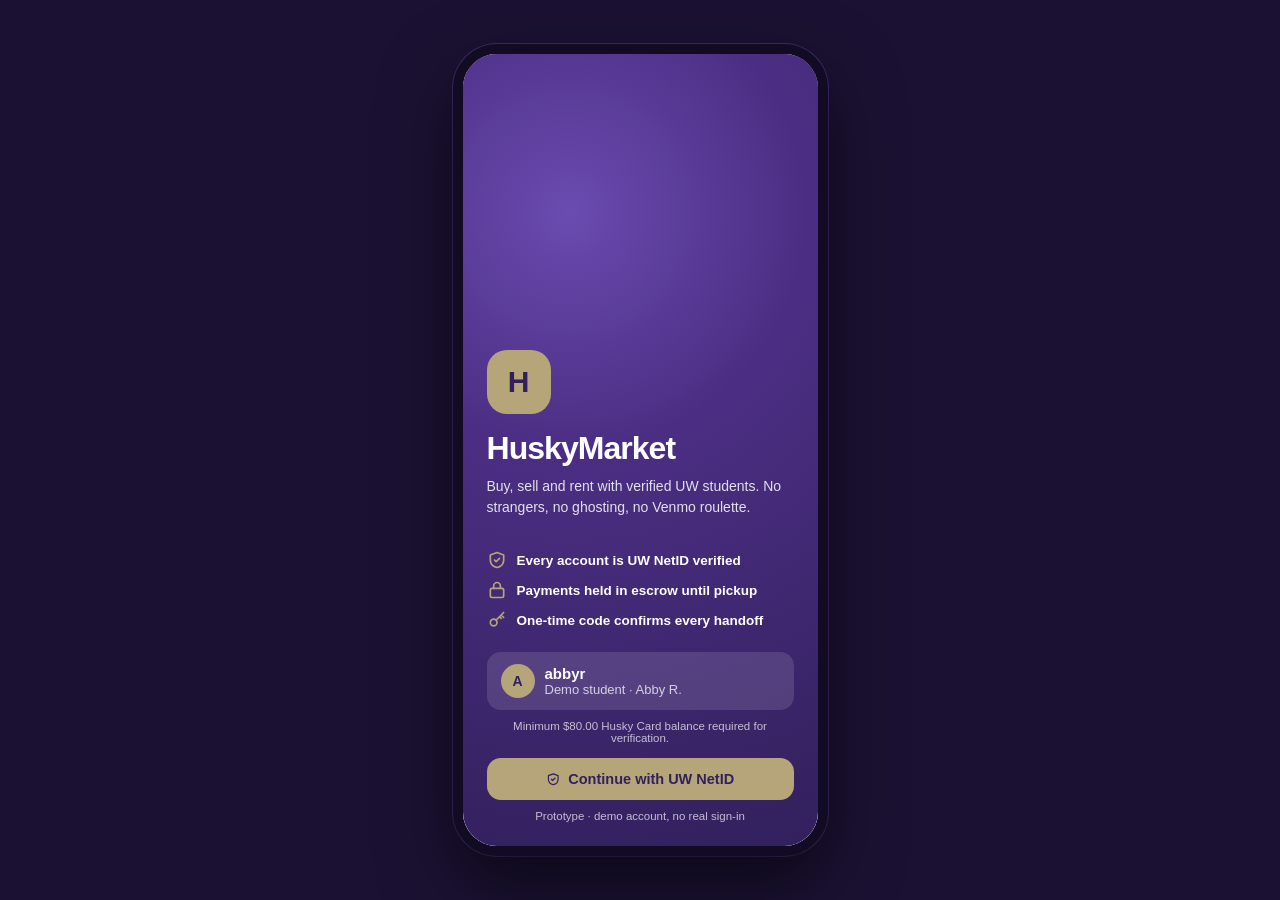
<file: projects/prototypes/husky-market-prototype.html>
<!DOCTYPE html>
<html lang="en">
<head>
<meta charset="UTF-8" />
<meta name="viewport" content="width=device-width, initial-scale=1.0" />
<title>HuskyMarket Prototype | Tunir Mitra</title>
<style>
  :root {
    --purple: #4b2e83;
    --purple-d: #32205c;
    --purple-l: #efe9fa;
    --gold: #b7a57a;
    --gold-l: #f3eddc;
    --ink: #1f1a2e;
    --muted: #6d6882;
    --line: #e8e4f0;
    --bg: #f5f3f9;
    --green: #16925a;
    --green-l: #e5f6ed;
    --red: #cf3f3f;
    --red-l: #fdeaea;
  }
  * { box-sizing: border-box; margin: 0; padding: 0; }
  html, body { height: 100%; }
  body {
    display: flex;
    align-items: center;
    justify-content: center;
    overflow: hidden;
    background: #1b1233;
    font-family: -apple-system, BlinkMacSystemFont, "SF Pro Text", "Segoe UI", Inter, Roboto, sans-serif;
    color: var(--ink);
    -webkit-font-smoothing: antialiased;
  }
  button, input, select { font: inherit; color: inherit; }
  button { cursor: pointer; background: none; border: 0; }
  svg.i { width: 1em; height: 1em; stroke: currentColor; fill: none; stroke-width: 2; stroke-linecap: round; stroke-linejoin: round; flex: none; }

  /* ── Phone shell ── */
  .phone {
    position: relative;
    width: min(375px, calc(100vw - 20px));
    height: min(812px, calc(100vh - 24px));
    display: flex;
    flex-direction: column;
    overflow: hidden;
    background: var(--bg);
    border: 10px solid #120b24;
    border-radius: 44px;
    box-shadow: 0 30px 70px rgba(0, 0, 0, 0.55), 0 0 0 1px #3a2a63;
  }
  .status {
    flex: none;
    height: 40px;
    display: flex;
    align-items: center;
    justify-content: space-between;
    padding: 0 26px;
    background: var(--purple);
    color: #fff;
    font-size: 13px;
    font-weight: 600;
  }
  .status .notch { position: absolute; top: 0; left: 50%; translate: -50% 0; width: 120px; height: 24px; background: #120b24; border-radius: 0 0 16px 16px; }
  .status-icons { display: flex; gap: 5px; align-items: center; font-size: 11px; }

  .screens { position: relative; flex: 1; min-height: 0; }
  .screen { position: absolute; inset: 0; overflow-y: auto; scrollbar-width: none; display: none; }
  .screen::-webkit-scrollbar { display: none; }
  .screen.on { display: block; animation: fade 0.25s ease; }
  @keyframes fade { from { opacity: 0; transform: translateY(6px); } to { opacity: 1; transform: none; } }

  /* ── Tab bar ── */
  .tabbar {
    flex: none;
    display: grid;
    grid-template-columns: repeat(4, 1fr);
    padding: 6px 6px 14px;
    background: #fff;
    border-top: 1px solid var(--line);
  }
  .tab {
    position: relative;
    display: flex;
    flex-direction: column;
    align-items: center;
    gap: 3px;
    padding: 6px 0;
    font-size: 10.5px;
    font-weight: 600;
    color: #9b96ad;
    border-radius: 12px;
  }
  .tab svg.i { width: 22px; height: 22px; }
  .tab.on { color: var(--purple); }
  .tab .dot { position: absolute; top: 4px; right: 28%; min-width: 16px; height: 16px; padding: 0 4px; border-radius: 8px; background: var(--gold); color: var(--purple-d); font-size: 10px; font-weight: 800; line-height: 16px; text-align: center; }

  /* ── Headers ── */
  .hero {
    padding: 14px 16px 18px;
    background: linear-gradient(160deg, var(--purple) 0%, var(--purple-d) 100%);
    color: #fff;
    border-radius: 0 0 22px 22px;
  }
  .hero-row { display: flex; align-items: center; justify-content: space-between; }
  .brand { display: flex; align-items: center; gap: 8px; font-size: 18px; font-weight: 800; letter-spacing: -0.02em; }
  .brand-mark { display: grid; place-items: center; width: 30px; height: 30px; border-radius: 9px; background: var(--gold); color: var(--purple-d); font-size: 15px; font-weight: 900; }
  .pill-wallet { display: flex; align-items: center; gap: 6px; padding: 5px 10px; border-radius: 999px; background: rgba(255, 255, 255, 0.16); font-size: 12px; font-weight: 700; }
  .avatar { display: grid; place-items: center; flex: none; border-radius: 50%; background: var(--gold); color: var(--purple-d); font-weight: 800; }
  .hero-sub { margin-top: 12px; font-size: 12.5px; opacity: 0.8; display: flex; align-items: center; gap: 6px; }
  .search { position: relative; margin-top: 12px; }
  .search svg.i { position: absolute; left: 12px; top: 50%; translate: 0 -50%; color: #9b96ad; }
  .search input { width: 100%; padding: 11px 12px 11px 36px; border: 0; border-radius: 12px; background: #fff; font-size: 14px; outline: none; }
  .search input:focus { box-shadow: 0 0 0 3px rgba(183, 165, 122, 0.6); }
  .page-head { padding: 18px 16px 8px; }
  .page-head h1 { font-size: 24px; font-weight: 800; letter-spacing: -0.02em; }
  .page-head p { margin-top: 2px; font-size: 13px; color: var(--muted); }

  /* ── Chips & filters ── */
  .chips { display: flex; gap: 8px; padding: 14px 16px 4px; overflow-x: auto; scrollbar-width: none; }
  .chips::-webkit-scrollbar { display: none; }
  .chip { flex: none; padding: 7px 14px; border-radius: 999px; background: #fff; border: 1px solid var(--line); font-size: 12.5px; font-weight: 600; color: var(--muted); }
  .chip.on { background: var(--purple); border-color: var(--purple); color: #fff; }
  .section-title { display: flex; align-items: baseline; justify-content: space-between; padding: 14px 16px 8px; font-size: 15px; font-weight: 800; }
  .section-title span { font-size: 12px; font-weight: 600; color: var(--muted); }

  /* ── Listing grid ── */
  .grid { display: grid; grid-template-columns: 1fr 1fr; gap: 12px; padding: 0 16px 20px; }
  .card { overflow: hidden; background: #fff; border-radius: 16px; box-shadow: 0 1px 2px rgba(31, 26, 46, 0.06), 0 4px 14px rgba(31, 26, 46, 0.05); text-align: left; transition: transform 0.15s; }
  .card:active { transform: scale(0.98); }
  .thumb { position: relative; height: 112px; background: var(--purple-l); }
  .thumb img, .media img { width: 100%; height: 100%; object-fit: cover; display: block; }
  .tile { display: grid; place-items: center; width: 100%; height: 100%; font-size: 44px; background: linear-gradient(135deg, var(--gold-l), var(--purple-l)); }
  .badge { position: absolute; top: 8px; left: 8px; padding: 2px 7px; border-radius: 6px; font-size: 9.5px; font-weight: 800; letter-spacing: 0.06em; text-transform: uppercase; color: #fff; }
  .badge.buy { background: var(--purple); }
  .badge.rent { background: var(--green); }
  .timer { position: absolute; right: 8px; bottom: 8px; display: flex; align-items: center; gap: 4px; padding: 2px 7px; border-radius: 6px; background: rgba(20, 12, 40, 0.7); backdrop-filter: blur(4px); color: #fff; font-size: 10px; font-weight: 700; font-variant-numeric: tabular-nums; }
  .timer.urgent { background: rgba(207, 63, 63, 0.9); }
  .card-body { padding: 9px 10px 11px; }
  .card-title { display: -webkit-box; -webkit-line-clamp: 2; -webkit-box-orient: vertical; overflow: hidden; min-height: 32px; font-size: 12.5px; font-weight: 700; line-height: 1.3; }
  .card-price { margin-top: 5px; font-size: 15px; font-weight: 800; color: var(--purple); }
  .card-price small { font-size: 10.5px; font-weight: 600; color: var(--muted); }
  .card-meta { display: flex; align-items: center; gap: 4px; margin-top: 4px; font-size: 10.5px; color: var(--muted); }
  .star { color: #d4a017; }
  .empty { padding: 40px 20px; text-align: center; color: var(--muted); font-size: 13px; }
  .empty button { margin-top: 8px; color: var(--purple); font-weight: 700; }

  /* ── Sheets ── */
  .scrim { position: absolute; inset: 0; z-index: 50; background: rgba(20, 12, 40, 0.45); opacity: 0; pointer-events: none; transition: opacity 0.25s; }
  .scrim.on { opacity: 1; pointer-events: auto; }
  .sheet {
    position: absolute;
    left: 0;
    right: 0;
    bottom: 0;
    z-index: 60;
    max-height: 92%;
    display: flex;
    flex-direction: column;
    background: #fff;
    border-radius: 24px 24px 0 0;
    transform: translateY(105%);
    transition: transform 0.32s cubic-bezier(0.32, 0.72, 0, 1);
  }
  .sheet.on { transform: none; }
  .sheet.tall { height: 92%; }
  .sheet-grab { flex: none; width: 40px; height: 5px; margin: 8px auto 0; border-radius: 3px; background: #d9d4e4; }
  .sheet-x { position: absolute; top: 12px; right: 12px; z-index: 2; display: grid; place-items: center; width: 32px; height: 32px; border-radius: 50%; background: rgba(255, 255, 255, 0.92); box-shadow: 0 2px 8px rgba(0, 0, 0, 0.15); color: var(--muted); }
  .sheet-body { flex: 1; overflow-y: auto; scrollbar-width: none; }
  .sheet-body::-webkit-scrollbar { display: none; }
  .pad { padding: 16px; }

  .media { position: relative; height: 210px; background: var(--purple-l); }
  .media .tile { font-size: 80px; }
  .row { display: flex; align-items: center; justify-content: space-between; gap: 10px; }
  .h2 { font-size: 20px; font-weight: 800; letter-spacing: -0.01em; line-height: 1.2; }
  .price-big { font-size: 24px; font-weight: 900; color: var(--purple); text-align: right; }
  .label { font-size: 10.5px; font-weight: 700; letter-spacing: 0.08em; text-transform: uppercase; color: var(--muted); }
  .muted { color: var(--muted); }
  .desc { margin-top: 12px; font-size: 13.5px; line-height: 1.55; color: #4b465c; }
  .facts { display: grid; grid-template-columns: 1fr 1fr; gap: 8px; margin-top: 14px; }
  .fact { padding: 10px 12px; border-radius: 12px; background: var(--bg); }
  .fact b { display: block; margin-top: 2px; font-size: 13px; }
  .seller { display: flex; align-items: center; gap: 10px; width: 100%; margin-top: 14px; padding: 10px 12px; border: 1px solid var(--line); border-radius: 14px; text-align: left; }
  .seller .grow { flex: 1; min-width: 0; }
  .seller small { font-size: 11px; color: var(--muted); }
  .verified { display: inline-flex; align-items: center; gap: 3px; padding: 2px 7px; border-radius: 999px; background: var(--green-l); color: var(--green); font-size: 10px; font-weight: 800; }
  .inspect { display: flex; align-items: center; gap: 8px; margin-top: 10px; }
  .inspect-btn { display: inline-flex; align-items: center; gap: 6px; padding: 7px 12px; border-radius: 999px; background: var(--bg); font-size: 12px; font-weight: 700; color: var(--green); }
  .ghost-btn { padding: 7px 12px; border-radius: 999px; border: 1px dashed #cfc8de; font-size: 12px; font-weight: 700; color: var(--purple); }

  .bidbox { margin-top: 16px; padding: 14px; border-radius: 16px; background: var(--purple-l); }
  .bid-row { display: flex; gap: 8px; margin-top: 8px; }
  .money { position: relative; flex: 1; }
  .money span { position: absolute; left: 12px; top: 50%; translate: 0 -50%; font-weight: 800; color: var(--muted); }
  .money input, .field input, .field select { width: 100%; padding: 12px 12px; border: 1px solid #d9d2e8; border-radius: 12px; background: #fff; font-size: 15px; font-weight: 700; outline: none; }
  .money input { padding-left: 26px; }
  .money input:focus, .field input:focus, .field select:focus { border-color: var(--purple); box-shadow: 0 0 0 3px rgba(75, 46, 131, 0.15); }
  .quick { display: flex; gap: 6px; margin-top: 8px; }
  .quick button { flex: 1; padding: 6px 0; border-radius: 10px; background: #fff; font-size: 12px; font-weight: 700; color: var(--purple); }
  .hint { display: flex; gap: 6px; margin-top: 10px; font-size: 11.5px; line-height: 1.45; color: #5e5873; }
  .hint svg.i { margin-top: 2px; color: var(--purple); }

  .btn { display: flex; align-items: center; justify-content: center; gap: 8px; width: 100%; padding: 13px 16px; border-radius: 14px; background: var(--purple); color: #fff; font-size: 14.5px; font-weight: 800; transition: opacity 0.15s, transform 0.1s; }
  .btn:active { transform: scale(0.99); }
  .btn.gold { background: var(--gold); color: var(--purple-d); }
  .btn.green { background: var(--green); }
  .btn.soft { background: var(--bg); color: var(--ink); }
  .btn.sm { width: auto; padding: 12px 18px; }
  .btn[disabled] { opacity: 0.45; cursor: not-allowed; }
  .stack > * + * { margin-top: 10px; }

  /* ── Forms ── */
  .seg { display: flex; padding: 4px; border-radius: 12px; background: #ebe7f3; }
  .seg button { flex: 1; padding: 8px 0; border-radius: 9px; font-size: 13px; font-weight: 700; color: var(--muted); }
  .seg button.on { background: #fff; color: var(--purple); box-shadow: 0 1px 4px rgba(0, 0, 0, 0.08); }
  .form-card { margin: 12px 16px 20px; padding: 16px; background: #fff; border-radius: 18px; box-shadow: 0 2px 10px rgba(31, 26, 46, 0.05); }
  .field { margin-top: 12px; }
  .field label { display: block; margin-bottom: 6px; }
  .field input, .field select { font-weight: 600; font-size: 14px; }
  .two { display: grid; grid-template-columns: 1fr 1fr; gap: 10px; }
  .photo-drop { display: flex; align-items: center; justify-content: center; gap: 8px; height: 92px; border: 2px dashed #d9d2e8; border-radius: 14px; color: var(--muted); font-size: 13px; font-weight: 600; }
  .switch { display: flex; align-items: center; justify-content: space-between; gap: 12px; margin-top: 14px; padding: 12px; border-radius: 12px; background: var(--bg); font-size: 12.5px; font-weight: 600; }
  .switch small { display: block; font-weight: 500; color: var(--muted); }
  .toggle { position: relative; flex: none; width: 44px; height: 26px; border-radius: 13px; background: #cfc8de; transition: background 0.2s; }
  .toggle::after { content: ""; position: absolute; top: 3px; left: 3px; width: 20px; height: 20px; border-radius: 50%; background: #fff; box-shadow: 0 1px 3px rgba(0, 0, 0, 0.2); transition: left 0.2s; }
  .toggle.on { background: var(--green); }
  .toggle.on::after { left: 21px; }

  /* ── Orders / escrow ── */
  .order { display: flex; gap: 12px; width: 100%; margin: 0 16px 10px; width: calc(100% - 32px); padding: 12px; background: #fff; border-radius: 16px; box-shadow: 0 2px 10px rgba(31, 26, 46, 0.05); text-align: left; }
  .order .mini { width: 58px; height: 58px; flex: none; overflow: hidden; border-radius: 12px; }
  .order .mini .tile { font-size: 28px; }
  .order .mini img { width: 100%; height: 100%; object-fit: cover; }
  .order .grow { flex: 1; min-width: 0; }
  .order-title { font-size: 13.5px; font-weight: 700; white-space: nowrap; overflow: hidden; text-overflow: ellipsis; }
  .status-pill { display: inline-flex; align-items: center; gap: 4px; margin-top: 6px; padding: 3px 8px; border-radius: 999px; font-size: 10.5px; font-weight: 800; }
  .st-held { background: var(--gold-l); color: #7a6533; }
  .st-done { background: var(--green-l); color: var(--green); }
  .escrow-banner { display: flex; gap: 10px; margin: 0 16px 12px; padding: 12px; border-radius: 14px; background: linear-gradient(135deg, var(--purple-l), var(--gold-l)); font-size: 12px; line-height: 1.45; color: #4b465c; }
  .escrow-banner svg.i { width: 20px; height: 20px; color: var(--purple); }
  .steps { margin-top: 14px; }
  .step { position: relative; display: flex; gap: 12px; padding-bottom: 16px; }
  .step:not(:last-child)::before { content: ""; position: absolute; left: 11px; top: 24px; bottom: 0; width: 2px; background: var(--line); }
  .step.done:not(:last-child)::before { background: var(--green); }
  .step .dotc { display: grid; place-items: center; flex: none; width: 24px; height: 24px; border-radius: 50%; border: 2px solid #d9d2e8; background: #fff; font-size: 12px; color: #fff; }
  .step.done .dotc { background: var(--green); border-color: var(--green); }
  .step.now .dotc { border-color: var(--purple); box-shadow: 0 0 0 4px rgba(75, 46, 131, 0.15); }
  .step b { display: block; font-size: 13.5px; }
  .step span { font-size: 12px; color: var(--muted); }
  .code { display: flex; justify-content: center; gap: 8px; margin: 12px 0 4px; }
  .code i { display: grid; place-items: center; width: 48px; height: 58px; border-radius: 12px; background: var(--purple); color: #fff; font-size: 28px; font-style: normal; font-weight: 900; font-variant-numeric: tabular-nums; }
  .code.hidden i { background: var(--purple-l); color: var(--purple-l); }
  .meet { display: flex; gap: 10px; margin-top: 12px; padding: 12px; border-radius: 14px; background: var(--bg); font-size: 12.5px; }
  .meet svg.i { width: 18px; height: 18px; color: var(--purple); margin-top: 1px; }
  .stars { display: flex; justify-content: center; gap: 6px; margin: 10px 0 12px; }
  .stars button { font-size: 30px; color: #d9d4e4; line-height: 1; }
  .stars button.on { color: #d4a017; }

  /* ── Profile ── */
  .cover { height: 96px; background: linear-gradient(135deg, var(--purple), var(--purple-d)); }
  .p-head { padding: 0 16px; margin-top: -40px; }
  .p-avatar { width: 80px; height: 80px; border: 4px solid #fff; border-radius: 24px; font-size: 28px; box-shadow: 0 6px 18px rgba(0, 0, 0, 0.15); }
  .p-name { margin-top: 8px; font-size: 22px; font-weight: 900; }
  .p-sub { margin-top: 2px; font-size: 11px; font-weight: 700; letter-spacing: 0.08em; text-transform: uppercase; color: var(--muted); }
  .p-stats { display: flex; gap: 20px; margin-top: 12px; }
  .p-stats div { font-size: 18px; font-weight: 900; }
  .p-stats small { display: block; font-size: 10px; font-weight: 700; letter-spacing: 0.06em; text-transform: uppercase; color: var(--muted); }
  .bio { margin-top: 12px; padding: 10px 12px; border-radius: 12px; background: var(--bg); font-size: 12.5px; font-style: italic; color: #4b465c; }
  .wallet-card { margin: 14px 16px 0; padding: 16px; border-radius: 18px; background: linear-gradient(135deg, var(--purple), #2a1a4f); color: #fff; }
  .wallet-card .amt { margin-top: 4px; font-size: 30px; font-weight: 900; letter-spacing: -0.02em; }
  .wallet-card .label { color: rgba(255, 255, 255, 0.7); }
  .wallet-card .row { margin-top: 12px; }
  .wallet-card small { font-size: 11px; opacity: 0.75; }
  .ptabs { display: flex; margin-top: 14px; border-bottom: 1px solid var(--line); position: sticky; top: 0; background: var(--bg); z-index: 2; }
  .sheet .ptabs { background: #fff; }
  .ptabs button { flex: 1; padding: 12px 0; font-size: 12.5px; font-weight: 700; color: #9b96ad; border-bottom: 2px solid transparent; }
  .ptabs button.on { color: var(--purple); border-color: var(--purple); }
  .list { padding: 12px 16px 24px; }
  .list-item { display: flex; align-items: center; gap: 12px; width: 100%; margin-bottom: 10px; padding: 10px; background: #fff; border: 1px solid var(--line); border-radius: 14px; text-align: left; }
  .list-item .mini { width: 52px; height: 52px; flex: none; overflow: hidden; border-radius: 10px; }
  .list-item .mini .tile { font-size: 26px; }
  .list-item .mini img { width: 100%; height: 100%; object-fit: cover; }
  .review { margin-bottom: 10px; padding: 12px; background: #fff; border: 1px solid var(--line); border-radius: 14px; }
  .review p { margin-top: 6px; font-size: 12.5px; font-style: italic; line-height: 1.5; color: #4b465c; }

  /* ── Login ── */
  .login { position: absolute; inset: 0; z-index: 80; display: flex; flex-direction: column; justify-content: flex-end; padding: 24px; background: radial-gradient(circle at 30% 20%, #6a4bb0 0%, var(--purple) 35%, var(--purple-d) 100%); color: #fff; transition: opacity 0.35s, visibility 0.35s; }
  .login.off { opacity: 0; visibility: hidden; }
  .login .logo { display: grid; place-items: center; width: 64px; height: 64px; border-radius: 20px; background: var(--gold); color: var(--purple-d); font-size: 30px; font-weight: 900; }
  .login h1 { margin-top: 18px; font-size: 32px; font-weight: 900; letter-spacing: -0.03em; line-height: 1.05; }
  .login p { margin-top: 10px; font-size: 14px; line-height: 1.5; opacity: 0.85; }
  .login .perks { margin: 22px 0; }
  .login .perks div { display: flex; align-items: center; gap: 10px; margin-top: 10px; font-size: 13.5px; font-weight: 600; }
  .login .perks svg.i { width: 20px; height: 20px; color: var(--gold); }
  .login .netid { display: flex; align-items: center; gap: 10px; padding: 12px 14px; border-radius: 14px; background: rgba(255, 255, 255, 0.12); font-size: 13px; }
  .login .netid b { font-size: 15px; }
  .login .note { margin-top: 10px; font-size: 11.5px; text-align: center; opacity: 0.7; }

  /* ── Toast ── */
  .toast { position: absolute; top: 50px; left: 50%; z-index: 100; max-width: 88%; padding: 10px 14px; border-radius: 12px; background: var(--ink); color: #fff; font-size: 12.5px; font-weight: 700; text-align: center; box-shadow: 0 8px 24px rgba(0, 0, 0, 0.25); opacity: 0; transform: translate(-50%, -10px); transition: opacity 0.25s, transform 0.25s; pointer-events: none; }
  .toast.on { opacity: 1; transform: translate(-50%, 0); }
  .toast.err { background: var(--red); }
  .toast.ok { background: var(--green); }
</style>
</head>
<body>

<div class="phone">
  <div class="status"><span class="notch"></span><span id="clock">9:41</span><span class="status-icons">●●●● 5G ▮</span></div>

  <div class="screens">
    <section class="screen on" id="s-home"></section>
    <section class="screen" id="s-sell"></section>
    <section class="screen" id="s-orders"></section>
    <section class="screen" id="s-profile"></section>
  </div>

  <nav class="tabbar">
    <button class="tab on" data-tab="home"><svg class="i"><use href="#i-home"/></svg>Home</button>
    <button class="tab" data-tab="sell"><svg class="i"><use href="#i-plus"/></svg>Sell</button>
    <button class="tab" data-tab="orders"><svg class="i"><use href="#i-box"/></svg>Orders<span class="dot" id="orders-dot" hidden></span></button>
    <button class="tab" data-tab="profile"><svg class="i"><use href="#i-user"/></svg>Profile</button>
  </nav>

  <div class="scrim" id="scrim"></div>
  <div class="sheet tall" id="sheet-item"><div class="sheet-grab"></div><button class="sheet-x" data-close aria-label="Close"><svg class="i"><use href="#i-x"/></svg></button><div class="sheet-body" id="item-body"></div></div>
  <div class="sheet tall" id="sheet-profile"><button class="sheet-x" data-close aria-label="Close"><svg class="i"><use href="#i-x"/></svg></button><div class="sheet-body" id="profile-body"></div></div>
  <div class="sheet" id="sheet-order"><div class="sheet-grab"></div><button class="sheet-x" data-close aria-label="Close"><svg class="i"><use href="#i-x"/></svg></button><div class="sheet-body" id="order-body"></div></div>
  <div class="sheet" id="sheet-inspect"><div class="sheet-grab"></div><button class="sheet-x" data-close aria-label="Close"><svg class="i"><use href="#i-x"/></svg></button><div class="sheet-body" id="inspect-body"></div></div>

  <!-- Sign-in (demo: no real credentials are collected) -->
  <div class="login" id="login">
    <div class="logo">H</div>
    <h1>HuskyMarket</h1>
    <p>Buy, sell and rent with verified UW students. No strangers, no ghosting, no Venmo roulette.</p>
    <div class="perks">
      <div><svg class="i"><use href="#i-shield"/></svg>Every account is UW NetID verified</div>
      <div><svg class="i"><use href="#i-lock"/></svg>Payments held in escrow until pickup</div>
      <div><svg class="i"><use href="#i-key"/></svg>One-time code confirms every handoff</div>
    </div>
    <div class="netid"><span class="avatar" style="width:34px;height:34px;font-size:14px">A</span><div><b>abbyr</b><br /><span style="opacity:.75">Demo student · Abby R.</span></div></div>
    <div class="note" style="margin:10px 0 14px">Minimum $80.00 Husky Card balance required for verification.</div>
    <button class="btn gold" id="login-btn"><svg class="i"><use href="#i-shield"/></svg>Continue with UW NetID</button>
    <div class="note">Prototype · demo account, no real sign-in</div>
  </div>

  <div class="toast" id="toast" role="status"></div>
</div>

<!-- Icons -->
<svg width="0" height="0" style="position:absolute" aria-hidden="true">
  <symbol id="i-home" viewBox="0 0 24 24"><path d="M3 10.5 12 3l9 7.5V20a1 1 0 0 1-1 1h-5v-6h-6v6H4a1 1 0 0 1-1-1z"/></symbol>
  <symbol id="i-plus" viewBox="0 0 24 24"><rect x="3" y="3" width="18" height="18" rx="5"/><path d="M12 8v8M8 12h8"/></symbol>
  <symbol id="i-box" viewBox="0 0 24 24"><path d="M21 8 12 3 3 8v8l9 5 9-5z"/><path d="m3 8 9 5 9-5M12 13v8"/></symbol>
  <symbol id="i-user" viewBox="0 0 24 24"><circle cx="12" cy="8" r="4"/><path d="M4 21a8 8 0 0 1 16 0"/></symbol>
  <symbol id="i-search" viewBox="0 0 24 24"><circle cx="11" cy="11" r="7"/><path d="m20 20-3.5-3.5"/></symbol>
  <symbol id="i-x" viewBox="0 0 24 24"><path d="M18 6 6 18M6 6l12 12"/></symbol>
  <symbol id="i-clock" viewBox="0 0 24 24"><circle cx="12" cy="12" r="9"/><path d="M12 7v5l3 2"/></symbol>
  <symbol id="i-shield" viewBox="0 0 24 24"><path d="M12 3 4 6v6c0 5 3.5 8 8 9 4.5-1 8-4 8-9V6z"/><path d="m9 12 2 2 4-4"/></symbol>
  <symbol id="i-lock" viewBox="0 0 24 24"><rect x="4" y="10" width="16" height="11" rx="2"/><path d="M8 10V7a4 4 0 0 1 8 0v3"/></symbol>
  <symbol id="i-key" viewBox="0 0 24 24"><circle cx="8" cy="15" r="4"/><path d="m11 12 9-9M17 6l3 3M15 8l2 2"/></symbol>
  <symbol id="i-wallet" viewBox="0 0 24 24"><path d="M20 7H5a2 2 0 0 1 0-4h13v4"/><path d="M3 5v14a2 2 0 0 0 2 2h15V7"/><circle cx="16" cy="14" r="1.5"/></symbol>
  <symbol id="i-pin" viewBox="0 0 24 24"><path d="M12 21s7-6.1 7-11.5A7 7 0 0 0 5 9.5C5 14.9 12 21 12 21z"/><circle cx="12" cy="9.5" r="2.5"/></symbol>
  <symbol id="i-eye" viewBox="0 0 24 24"><path d="M2 12s3.5-7 10-7 10 7 10 7-3.5 7-10 7S2 12 2 12z"/><circle cx="12" cy="12" r="3"/></symbol>
  <symbol id="i-chev" viewBox="0 0 24 24"><path d="m9 6 6 6-6 6"/></symbol>
  <symbol id="i-camera" viewBox="0 0 24 24"><path d="M4 8h3l2-3h6l2 3h3a1 1 0 0 1 1 1v10a1 1 0 0 1-1 1H4a1 1 0 0 1-1-1V9a1 1 0 0 1 1-1z"/><circle cx="12" cy="13.5" r="3.5"/></symbol>
  <symbol id="i-info" viewBox="0 0 24 24"><circle cx="12" cy="12" r="9"/><path d="M12 11v5M12 8h.01"/></symbol>
</svg>

<script>
/* ════════════ Data ════════════ */
let wallet = 124.5;
const ME = "Abby R.";

const users = {
  "Caitlyn S.": {
    rating: 4.8, sales: 12, major: "UW Senior · Informatics",
    bio: "Moving to San Francisco for a new job! Selling high-quality home office furniture and kitchen essentials. Everything must go by Friday!",
    history: [
      { title: "West Elm Desk Lamp", price: 35, date: "2 days ago", image: "https://images.unsplash.com/photo-1534073828943-f801091bb18c?auto=format&fit=crop&q=80&w=200" },
      { title: "Herman Miller Aeron (Old)", price: 400, date: "1 week ago", image: "https://images.unsplash.com/photo-1505797149-43b0ad50549b?auto=format&fit=crop&q=80&w=200" }
    ],
    reviews: [
      { from: "Jane D.", rating: 5, text: "Desk was exactly as described. Caitlyn was very responsive and the pickup was super smooth!", date: "Yesterday" },
      { from: "Mark T.", rating: 4, text: "Chair is great, though there was a small scratch I didn't see in photos. Still a good deal.", date: "1 week ago" }
    ]
  },
  "Dylan W.": {
    rating: 5.0, sales: 4, major: "UW Senior · Computer Science",
    bio: "UW Senior majoring in CS. Subletting my room for the summer while I intern in NYC.",
    history: [], reviews: [{ from: "Sarah K.", rating: 5, text: "Dylan is a great landlord, very clear communication.", date: "Last summer" }]
  },
  "Burdock T.": { rating: 4.5, sales: 8, major: "UW Junior · Mechanical Eng.", bio: "DIY enthusiast. Selling tools I no longer need.", history: [], reviews: [] },
  "Mike R.": { rating: 4.7, sales: 15, major: "UW Junior · Film Studies", bio: "Tech geek. Renting out gear for events.", history: [], reviews: [] },
  "Priya K.": { rating: 4.9, sales: 6, major: "UW Sophomore · Mathematics", bio: "Passing on my calculus-survival kit.", history: [], reviews: [] },
  "Jordan L.": { rating: 4.6, sales: 9, major: "UW Senior · Business", bio: "Graduating in June. Dorm gear up for grabs.", history: [], reviews: [] },
  "Chris P.": { rating: 4.8, sales: 5, major: "UW Senior · Biology", bio: "Clearing out before move-out week.", history: [], reviews: [] },
  "Abby R.": { rating: 4.9, sales: 3, major: "UW Freshman · Undeclared", bio: "New student helping others get settled!", history: [], reviews: [], given: [] }
};

const H = 3600;
let items = [
  { id: 1, type: "buy", title: "IKEA Malm Desk – Oak", emoji: "🪑", seller: "Caitlyn S.", price: 45, bids: 6, ends: H * 4 + 120, cat: "Furniture", cond: "Like new", zone: "West Campus",
    inspections: ["Jane D.", "Omar K."], image: "https://images.unsplash.com/photo-1518455027359-f3f8164ba6bd?auto=format&fit=crop&q=80&w=500",
    desc: "Moving to SF! Great condition desk, only used for one year. No scratches." },
  { id: 2, type: "rent", sub: "room", title: "Modern 1B1B near Northgate", emoji: "🏠", seller: "Dylan W.", price: 1650, unit: "mo", deposit: 500, duration: "Summer (June–Aug)", cat: "Housing", zone: "Northgate",
    inspections: ["Lily C.", "Ravi M."], image: "https://images.unsplash.com/photo-1522708323590-d24dbb6b0267?auto=format&fit=crop&q=80&w=500",
    desc: "Fully furnished, high-speed internet included." },
  { id: 5, type: "rent", sub: "item", title: "HD Projector & Screen", emoji: "📽️", seller: "Mike R.", price: 15, unit: "day", deposit: 40, duration: "Per day", cat: "Electronics", cond: "Good", zone: "North Campus",
    inspections: ["Jane D."], image: "https://images.unsplash.com/photo-1535016120720-40c646bebbfc?auto=format&fit=crop&q=80&w=500",
    desc: "Great for movie nights in the dorm." },
  { id: 3, type: "buy", title: "Power Drill & Tool Set", emoji: "🧰", seller: "Burdock T.", price: 30, bids: 3, ends: 1800, cat: "Tools", cond: "Good", zone: "U-District",
    inspections: ["Sam P."], image: "https://images.unsplash.com/photo-1504148455328-c376907d081c?auto=format&fit=crop&q=80&w=500",
    desc: "Hardly used Black+Decker drill." },
  { id: 6, type: "buy", title: "TI-84 Plus Graphing Calculator", seller: "Priya K.", price: 38, bids: 4, ends: H * 9, cat: "Electronics", cond: "Good", zone: "Suzzallo Library",
    inspections: [], emoji: "🧮", desc: "Survived Math 124–126. Includes cover and fresh batteries." },
  { id: 7, type: "buy", title: "Compact Mini Fridge (3.1 cu ft)", seller: "Jordan L.", price: 55, bids: 2, ends: H * 20, cat: "Furniture", cond: "Good", zone: "West Campus",
    inspections: ["Omar K."], emoji: "🧊", desc: "Fits under a dorm desk. Cleaned and defrosted, ready for move-in." },
  { id: 4, type: "buy", title: "Kitchenware Essentials", emoji: "🍳", seller: "Abby R.", price: 25, bids: 1, ends: 7200, cat: "Kitchen", cond: "Good", zone: "HUB",
    inspections: ["Peter L."], image: "https://images.unsplash.com/photo-1556910103-1c02745aae4d?auto=format&fit=crop&q=80&w=500",
    desc: "Set of pots, pans, and cutlery." }
];

// One order already waiting at pickup, so the escrow flow is visible right away
let orders = [
  { id: 101, title: "Twin XL Mattress Topper", emoji: "🛏️", seller: "Chris P.", amount: 28, kind: "Auction won",
    stage: 2, code: "4827", place: "HUB, Level 1 lobby", when: "Today · 5:00 pm", revealed: false }
];

let filter = "all", search = "", sellMode = "auction", rentMode = "room", allowInspect = true, nextId = 200;

/* ════════════ Helpers ════════════ */
const $ = (s) => document.querySelector(s);
const esc = (s) => String(s).replace(/[&<>"']/g, (c) => ({ "&": "&amp;", "<": "&lt;", ">": "&gt;", '"': "&quot;", "'": "&#39;" }[c]));
const money = (n) => "$" + Number(n).toLocaleString("en-US", { minimumFractionDigits: n % 1 ? 2 : 0, maximumFractionDigits: 2 });
const icon = (n, cls = "") => `<svg class="i ${cls}"><use href="#i-${n}"/></svg>`;
const initials = (n) => n.split(" ").map((p) => p[0]).join("").slice(0, 2);
const avatar = (n, size = 28) => `<span class="avatar" style="width:${size}px;height:${size}px;font-size:${Math.round(size * 0.4)}px">${esc(initials(n))}</span>`;
const media = (it) => it.image
  ? `<img src="${it.image}" alt="" loading="lazy" onerror="this.outerHTML='<div class=tile>${it.emoji || "📦"}</div>'">`
  : `<div class="tile">${it.emoji || "📦"}</div>`;
const stars = (r) => "★★★★★".slice(0, Math.round(r)) + "☆☆☆☆☆".slice(0, 5 - Math.round(r));

function fmtTime(s) {
  if (s <= 0) return "Ended";
  const h = Math.floor(s / H), m = Math.floor((s % H) / 60), sec = s % 60;
  return h ? `${h}h ${m}m` : `${m}m ${String(sec).padStart(2, "0")}s`;
}

let toastT;
function toast(msg, kind = "") {
  const t = $("#toast");
  t.textContent = msg;
  t.className = "toast on " + kind;
  clearTimeout(toastT);
  toastT = setTimeout(() => (t.className = "toast " + kind), 2600);
}

/* ════════════ Navigation ════════════ */
function go(tab) {
  document.querySelectorAll(".tab").forEach((t) => t.classList.toggle("on", t.dataset.tab === tab));
  document.querySelectorAll(".screen").forEach((s) => s.classList.toggle("on", s.id === "s-" + tab));
  ({ home: renderHome, sell: renderSell, orders: renderOrders, profile: renderMe })[tab]();
}
document.querySelectorAll(".tab").forEach((t) => t.addEventListener("click", () => go(t.dataset.tab)));

const openSheets = [];
function openSheet(id) {
  $("#scrim").classList.add("on");
  $("#" + id).classList.add("on");
  if (!openSheets.includes(id)) openSheets.push(id);
}
function closeTop() {
  const id = openSheets.pop();
  if (id) $("#" + id).classList.remove("on");
  if (!openSheets.length) $("#scrim").classList.remove("on");
}
$("#scrim").addEventListener("click", () => { while (openSheets.length) closeTop(); });
document.querySelectorAll("[data-close]").forEach((b) => b.addEventListener("click", closeTop));
document.addEventListener("keydown", (e) => { if (e.key === "Escape") closeTop(); });

$("#login-btn").addEventListener("click", () => {
  $("#login").classList.add("off");
  toast("Signed in · UW NetID verified", "ok");
  go("home");
});

/* ════════════ Home ════════════ */
function renderHome() {
  const s = $("#s-home");
  if (!s.dataset.built) {
    s.innerHTML = `
      <div class="hero">
        <div class="hero-row">
          <div class="brand"><span class="brand-mark">H</span>HuskyMarket</div>
          <div style="display:flex;gap:8px;align-items:center">
            <button class="pill-wallet" onclick="go('profile')">${icon("wallet")}<span id="wallet-pill"></span></button>
            <button onclick="go('profile')" aria-label="My profile">${avatar(ME, 30)}</button>
          </div>
        </div>
        <div class="hero-sub">${icon("shield")} Only verified UW students can buy, sell or rent here</div>
        <div class="search">${icon("search")}<input id="q" placeholder="Search desks, subleases, calculators…" autocomplete="off" /></div>
      </div>
      <div class="chips" id="chips">
        <button class="chip on" data-f="all">All</button>
        <button class="chip" data-f="buy">Buy</button>
        <button class="chip" data-f="rent">Rent</button>
        <button class="chip" data-f="ending">Ending soon</button>
        <button class="chip" data-f="inspected">Inspected</button>
      </div>
      <div class="section-title" id="feed-title"></div>
      <div class="grid" id="feed"></div>`;
    s.dataset.built = 1;
    $("#q").addEventListener("input", (e) => { search = e.target.value.toLowerCase(); renderFeed(); });
    $("#chips").addEventListener("click", (e) => {
      const c = e.target.closest(".chip"); if (!c) return;
      filter = c.dataset.f;
      document.querySelectorAll("#chips .chip").forEach((x) => x.classList.toggle("on", x === c));
      renderFeed();
    });
  }
  $("#wallet-pill").textContent = money(wallet);
  renderFeed();
}

function visibleItems() {
  return items.filter((it) => {
    if (search && !(it.title + " " + it.cat).toLowerCase().includes(search)) return false;
    if (filter === "buy" || filter === "rent") return it.type === filter;
    if (filter === "ending") return it.type === "buy" && it.ends > 0 && it.ends < H * 5;
    if (filter === "inspected") return it.inspections.length > 0;
    return true;
  });
}

function renderFeed() {
  const list = visibleItems();
  const names = { all: "Recommended for you", buy: "Auctions", rent: "Rentals & subleases", ending: "Ending soon", inspected: "Inspected by Huskies" };
  $("#feed-title").innerHTML = `${names[filter]} <span>${list.length} listing${list.length === 1 ? "" : "s"}</span>`;
  $("#feed").innerHTML = list.length ? list.map(cardHTML).join("") :
    `<div class="empty" style="grid-column:1/-1">No listings match.<br /><button onclick="resetFilters()">Clear filters</button></div>`;
}
function resetFilters() {
  filter = "all"; search = ""; $("#q").value = "";
  document.querySelectorAll("#chips .chip").forEach((x) => x.classList.toggle("on", x.dataset.f === "all"));
  renderFeed();
}

function cardHTML(it) {
  const u = users[it.seller] || { rating: 5 };
  const timer = it.type === "buy"
    ? `<span class="timer ${it.ends < 3600 ? "urgent" : ""}">${icon("clock")}<span data-timer="${it.id}">${fmtTime(it.ends)}</span></span>` : "";
  const price = it.type === "buy" ? money(it.price) : `${money(it.price)}<small>/${it.unit}</small>`;
  return `<button class="card" onclick="openItem(${it.id})">
    <div class="thumb">${media(it)}<span class="badge ${it.type}">${it.type === "buy" ? "Auction" : "Rent"}</span>${timer}</div>
    <div class="card-body">
      <div class="card-title">${esc(it.title)}</div>
      <div class="card-price">${price}</div>
      <div class="card-meta"><span class="star">★</span>${u.rating} · ${esc(it.seller)}${it.inspections.length ? ` · ${icon("eye")}${it.inspections.length}` : ""}</div>
    </div>
  </button>`;
}

/* ════════════ Item detail ════════════ */
function openItem(id) {
  const it = items.find((i) => i.id === id);
  const u = users[it.seller];
  const mine = it.seller === ME;
  const facts = it.type === "buy"
    ? [["Condition", it.cond], ["Category", it.cat], ["Pickup zone", it.zone], ["Bids so far", it.bids]]
    : [["Rate", `${money(it.price)} / ${it.unit}`], ["Deposit", money(it.deposit)], ["Available", it.duration], ["Pickup zone", it.zone]];

  let action = "";
  if (mine) {
    action = `<div class="hint">${icon("info")}<span>This is your listing. Buyers' payments go to escrow and are released to you when they confirm pickup with their code.</span></div>`;
  } else if (it.type === "buy") {
    const leading = it.leader === ME;
    action = `<div class="bidbox">
      <div class="row"><span class="label">${leading ? "You're the highest bidder" : "Your bid"}</span><span class="label" style="color:var(--purple)">Wallet ${money(wallet)}</span></div>
      <div class="bid-row">
        <div class="money"><span>$</span><input type="number" id="bid" min="${it.price + 1}" value="${it.price + 1}" inputmode="decimal" /></div>
        <button class="btn sm" onclick="placeBid(${it.id})">Bid</button>
      </div>
      <div class="quick">${[1, 5, 10].map((n) => `<button onclick="$('#bid').value=${it.price + n}">+${money(n)}</button>`).join("")}</div>
      <div class="hint">${icon("lock")}<span>Bidding needs a wallet balance of your bid <b>+ $10</b> (a commitment hold). If you win, the amount moves to escrow until pickup.</span></div>
    </div>
    ${leading ? `<button class="btn green" style="margin-top:10px" onclick="winAuction(${it.id})">End auction now (demo) · win for ${money(it.price)}</button>` : ""}`;
  } else {
    action = `<button class="btn" style="margin-top:16px" onclick="book(${it.id})">${icon("lock")}Book · hold ${money(it.deposit)} deposit in escrow</button>
      <div class="hint">${icon("info")}<span>The deposit stays in escrow, not with ${esc(it.seller.split(" ")[0])}, until the ${it.sub === "room" ? "lease" : "rental"} ends and the ${it.sub === "room" ? "room" : "gear"} is returned as described.</span></div>`;
  }

  $("#item-body").innerHTML = `
    <div class="media">${media(it)}${it.type === "buy" ? `<span class="timer" style="font-size:12px;padding:4px 10px">${icon("clock")}<span data-timer="${it.id}">${fmtTime(it.ends)}</span></span>` : ""}</div>
    <div class="pad">
      <div class="row" style="align-items:flex-start">
        <div><span class="badge ${it.type}" style="position:static;display:inline-block;margin-bottom:6px">${it.type === "buy" ? "Auction" : it.sub === "room" ? "Sublease" : "Gear rental"}</span><div class="h2">${esc(it.title)}</div></div>
        <div><div class="price-big">${money(it.price)}</div><div class="label" style="text-align:right">${it.type === "buy" ? "High bid" : "per " + it.unit}</div></div>
      </div>
      <p class="desc">${esc(it.desc)}</p>
      <div class="facts">${facts.map(([k, v]) => `<div class="fact"><span class="label">${k}</span><b>${esc(v)}</b></div>`).join("")}</div>
      <button class="seller" onclick="openProfile('${esc(it.seller)}')">
        ${avatar(it.seller, 40)}
        <div class="grow"><b>${esc(it.seller)}</b> <span class="verified">${icon("shield")}NetID</span><br /><small><span class="star">★</span> ${u.rating} · ${u.sales} verified sales · ${esc(u.major)}</small></div>
        ${icon("chev", "muted")}
      </button>
      <div class="inspect">
        ${it.inspections.length ? `<button class="inspect-btn" onclick="openInspections(${it.id})">${icon("eye")}Inspected by ${it.inspections.length} Husk${it.inspections.length === 1 ? "y" : "ies"}</button>` : `<span class="muted" style="font-size:12px">Not inspected yet</span>`}
        ${mine ? "" : `<button class="ghost-btn" onclick="requestInspection(${it.id})">Request inspection</button>`}
      </div>
      ${action}
      <div style="height:24px"></div>
    </div>`;
  openSheet("sheet-item");
}

function placeBid(id) {
  const it = items.find((i) => i.id === id);
  const bid = parseFloat($("#bid").value);
  if (isNaN(bid) || bid <= it.price) return toast(`Bid must be higher than ${money(it.price)}`, "err");
  if (wallet < bid + 10) return toast(`Need ${money(bid + 10)} in your wallet · top up in Profile`, "err");
  it.price = bid; it.bids++; it.leader = ME;
  toast(`Bid placed · you're winning at ${money(bid)}`, "ok");
  renderFeed(); openItem(id);
}

function winAuction(id) {
  const it = items.find((i) => i.id === id);
  wallet -= it.price;
  orders.unshift({ id: nextId++, title: it.title, image: it.image, emoji: it.emoji, seller: it.seller, amount: it.price, kind: "Auction won",
    stage: 2, code: String(1000 + Math.floor(Math.random() * 9000)), place: it.zone + " · meetup spot", when: "Tomorrow · 12:30 pm", revealed: false });
  items = items.filter((i) => i.id !== id);
  while (openSheets.length) closeTop();
  toast(`You won! ${money(it.price)} is now held in escrow`, "ok");
  updateDot(); go("orders");
}

function book(id) {
  const it = items.find((i) => i.id === id);
  if (wallet < it.deposit + 10) return toast(`Need ${money(it.deposit + 10)} in your wallet · top up in Profile`, "err");
  wallet -= it.deposit;
  orders.unshift({ id: nextId++, title: it.title, image: it.image, emoji: it.emoji, seller: it.seller, amount: it.deposit, kind: "Deposit held",
    stage: 2, code: String(1000 + Math.floor(Math.random() * 9000)), place: it.zone, when: it.duration, revealed: false });
  while (openSheets.length) closeTop();
  toast(`Booked · ${money(it.deposit)} deposit held in escrow`, "ok");
  updateDot(); go("orders");
}

function requestInspection(id) {
  const it = items.find((i) => i.id === id);
  toast(`Inspection requested · ${it.seller.split(" ")[0]} will pick a time`, "ok");
}

function openInspections(id) {
  const it = items.find((i) => i.id === id);
  $("#inspect-body").innerHTML = `<div class="pad">
    <div class="h2" style="font-size:18px">Verified inspections</div>
    <p class="muted" style="font-size:12.5px;margin-top:4px">Students who saw this item in person and confirmed it matches the listing.</p>
    <div style="margin-top:14px">${it.inspections.map((n) => `
      <div class="list-item">${avatar(n, 36)}<div style="flex:1"><b style="font-size:13.5px">${esc(n)}</b><br /><small class="muted">Matches photos & description</small></div><span class="verified">${icon("shield")}Verified</span></div>`).join("")}</div>
  </div>`;
  openSheet("sheet-inspect");
}

/* ════════════ Profiles ════════════ */
function openProfile(name) {
  $("#profile-body").innerHTML = profileHTML(name, false);
  openSheet("sheet-profile");
}
function profileHTML(name, self) {
  const u = users[name];
  return `
    <div class="cover"></div>
    <div class="p-head">
      <div class="row" style="align-items:flex-end">${avatar(name, 80).replace('class="avatar"', 'class="avatar p-avatar"')}<span class="verified" style="margin-bottom:6px">${icon("shield")}UW NetID verified</span></div>
      <div class="p-name">${esc(name)}</div>
      <div class="p-sub">${esc(u.major)}</div>
      <div class="p-stats"><div>${u.rating}<small>Rating</small></div><div>${u.sales}<small>Sales</small></div><div>${u.reviews.length}<small>Reviews</small></div></div>
      <div class="bio">"${esc(u.bio)}"</div>
    </div>
    ${self ? `<div class="wallet-card">
      <span class="label">Husky wallet</span>
      <div class="amt">${money(wallet)}</div>
      <div class="row"><small>Bids need your bid + $10 · wins go to escrow</small><button class="btn gold sm" style="padding:8px 12px;font-size:12.5px;white-space:nowrap;flex:none" onclick="topUp()">+ $50</button></div>
    </div>` : ""}
    <div class="ptabs" data-user="${esc(name)}">
      <button class="on" data-pt="active">Active</button><button data-pt="history">History</button><button data-pt="reviews">Reviews</button>
    </div>
    <div class="list" data-list>${profileTab(name, "active")}</div>`;
}
function profileTab(name, tab) {
  const u = users[name];
  if (tab === "active") {
    const mine = items.filter((i) => i.seller === name);
    return mine.length ? mine.map((i) => `<button class="list-item" onclick="openItem(${i.id})"><div class="mini">${media(i)}</div><div style="flex:1;min-width:0"><b style="font-size:13px">${esc(i.title)}</b><br /><small style="color:var(--purple);font-weight:800">${money(i.price)}${i.type === "rent" ? "/" + i.unit : ""}</small></div>${icon("chev", "muted")}</button>`).join("")
      : `<div class="empty">No active listings.</div>`;
  }
  if (tab === "history") {
    return u.history.length ? u.history.map((h) => `<div class="list-item" style="opacity:.8"><div class="mini">${media(h)}</div><div style="flex:1"><b style="font-size:13px">${esc(h.title)}</b><br /><small class="muted">Sold · ${money(h.price)} · ${esc(h.date)}</small></div></div>`).join("")
      : `<div class="empty">No completed sales yet.</div>`;
  }
  const given = (u.given || []).map((r) => `<div class="review"><div class="row"><b style="font-size:12.5px">You rated ${esc(r.to)}</b><span class="star">${stars(r.rating)}</span></div><p>${esc(r.text)}</p></div>`).join("");
  const got = u.reviews.map((r) => `<div class="review"><div class="row"><div style="display:flex;gap:8px;align-items:center">${avatar(r.from, 24)}<b style="font-size:12.5px">${esc(r.from)}</b></div><span class="star">${stars(r.rating)}</span></div><p>"${esc(r.text)}"</p><small class="muted" style="font-size:10.5px">${esc(r.date)}</small></div>`).join("");
  return (got || given) ? got + given : `<div class="empty">No reviews yet.</div>`;
}
document.addEventListener("click", (e) => {
  const b = e.target.closest(".ptabs button"); if (!b) return;
  const bar = b.parentElement;
  bar.querySelectorAll("button").forEach((x) => x.classList.toggle("on", x === b));
  bar.nextElementSibling.innerHTML = profileTab(bar.dataset.user, b.dataset.pt);
});

function renderMe() { $("#s-profile").innerHTML = profileHTML(ME, true); }
function topUp() { wallet += 50; toast("Added $50 from your Husky Card (demo)", "ok"); renderMe(); }

/* ════════════ Sell / rent out ════════════ */
function renderSell() {
  const auction = sellMode === "auction", room = rentMode === "room";
  $("#s-sell").innerHTML = `
    <div class="page-head"><h1>New listing</h1><p>Only verified UW students will see it.</p></div>
    <div style="padding:4px 16px 0"><div class="seg"><button class="${auction ? "on" : ""}" onclick="sellMode='auction';renderSell()">Sell (auction)</button><button class="${auction ? "" : "on"}" onclick="sellMode='rent';renderSell()">Rent out</button></div></div>
    <form class="form-card" id="sell-form">
      <div class="photo-drop">${icon("camera")}Add photos</div>
      ${auction ? "" : `<div class="seg" style="margin-top:12px"><button type="button" class="${room ? "on" : ""}" onclick="rentMode='room';renderSell()">Room / space</button><button type="button" class="${room ? "" : "on"}" onclick="rentMode='item';renderSell()">Item / gear</button></div>`}
      <div class="field"><label class="label">${auction || !room ? "Item name" : "Space name"}</label><input name="title" required placeholder="${auction ? "Ergonomic chair" : room ? "1B1B U-District" : "Professional camera kit"}" /></div>
      ${auction ? `
        <div class="two">
          <div class="field"><label class="label">Start bid ($)</label><input name="price" type="number" min="1" required placeholder="20" /></div>
          <div class="field"><label class="label">Auction length</label><select name="len"><option value="1">1 day</option><option value="3" selected>3 days</option><option value="7">7 days</option></select></div>
        </div>
        <div class="two">
          <div class="field"><label class="label">Category</label><select name="cat"><option>Furniture</option><option>Electronics</option><option>Kitchen</option><option>Tools</option><option>Textbooks</option></select></div>
          <div class="field"><label class="label">Condition</label><select name="cond"><option>Like new</option><option selected>Good</option><option>Fair</option></select></div>
        </div>` : `
        <div class="two">
          <div class="field"><label class="label">Rate ($/${room ? "mo" : "day"})</label><input name="price" type="number" min="1" required placeholder="${room ? "1200" : "15"}" /></div>
          <div class="field"><label class="label">Security deposit ($)</label><input name="deposit" type="number" min="0" required placeholder="${room ? "500" : "40"}" /></div>
        </div>
        <div class="field"><label class="label">Available</label><input name="duration" placeholder="${room ? "June – August 2026" : "Weekends"}" /></div>
        ${room ? "" : `<div class="field"><label class="label">Condition</label><select name="cond"><option>Like new</option><option selected>Good</option><option>Fair</option></select></div>`}`}
      <div class="field"><label class="label">Pickup zone</label><select name="zone"><option>HUB</option><option>Suzzallo Library</option><option>West Campus</option><option>North Campus</option><option>U-District</option></select></div>
      <div class="switch"><div>Allow in-person inspections<small>Verified students can check the item before bidding</small></div><button type="button" class="toggle ${allowInspect ? "on" : ""}" onclick="allowInspect=!allowInspect;this.classList.toggle('on')" aria-label="Allow inspections"></button></div>
      <button class="btn" style="margin-top:16px" type="submit">${auction ? "Post auction" : room ? "List room rental" : "List item rental"}</button>
    </form>`;
  $("#sell-form").addEventListener("submit", (e) => {
    e.preventDefault();
    const f = Object.fromEntries(new FormData(e.target));
    const base = { id: nextId++, title: f.title, seller: ME, price: Number(f.price), zone: f.zone, inspections: [], desc: "Just listed. Photos coming soon." };
    const it = auction
      ? { ...base, type: "buy", bids: 0, ends: Number(f.len) * 24 * H, cat: f.cat, cond: f.cond, emoji: { Furniture: "🪑", Electronics: "💻", Kitchen: "🍳", Tools: "🧰", Textbooks: "📚" }[f.cat] }
      : { ...base, type: "rent", sub: rentMode, unit: room ? "mo" : "day", deposit: Number(f.deposit || 0), duration: f.duration || "Flexible", cat: room ? "Housing" : "Gear", cond: f.cond, emoji: room ? "🏠" : "🎒" };
    items.unshift(it);
    toast(auction ? "Auction is live!" : "Rental is live!", "ok");
    filter = "all"; search = "";
    const home = $("#s-home"); if (home.dataset.built) { $("#q").value = ""; document.querySelectorAll("#chips .chip").forEach((x) => x.classList.toggle("on", x.dataset.f === "all")); }
    go("home");
  });
}

/* ════════════ Orders & escrow ════════════ */
const STAGES = ["Paid", "Held in escrow", "Pickup code check", "Funds released", "Reviewed"];
function updateDot() {
  const open = orders.filter((o) => o.stage < 3).length;
  $("#orders-dot").hidden = !open;
  $("#orders-dot").textContent = open;
}
function renderOrders() {
  $("#s-orders").innerHTML = `
    <div class="page-head"><h1>Orders</h1><p>Money stays in escrow until you confirm the handoff.</p></div>
    <div class="escrow-banner">${icon("lock")}<span><b>How escrow works:</b> you pay into HuskyMarket, not the seller. At pickup you show your one-time code; the seller enters it and only then is the money released.</span></div>
    ${orders.length ? orders.map((o) => `
      <button class="order" onclick="openOrder(${o.id})">
        <div class="mini">${media(o)}</div>
        <div class="grow">
          <div class="order-title">${esc(o.title)}</div>
          <small class="muted">${o.kind} · ${money(o.amount)} · from ${esc(o.seller)}</small><br />
          <span class="status-pill ${o.stage >= 3 ? "st-done" : "st-held"}">${o.stage >= 3 ? "✓ " + STAGES[Math.min(o.stage, 4)] : "🔒 In escrow · pickup pending"}</span>
        </div>
      </button>`).join("") : `<div class="empty">No orders yet.</div>`}`;
}

function openOrder(id) {
  const o = orders.find((x) => x.id === id);
  const stepNotes = [
    `${money(o.amount)} paid from your wallet`,
    "Seller can see it's paid but can't touch it",
    o.stage >= 3 ? "Code matched at pickup" : `${o.place} · ${o.when}`,
    o.stage >= 3 ? `${money(o.amount)} sent to ${o.seller}` : "Happens automatically after the code check",
    o.stage >= 4 ? "Thanks for rating!" : "Rate each other to build campus trust"
  ];
  let body = "";
  if (o.stage < 3) {
    body = `
      <div class="meet">${icon("pin")}<div><b>${esc(o.place)}</b><br /><span class="muted">${esc(o.when)} · public campus meetup spot</span></div></div>
      <div style="text-align:center;margin-top:14px"><span class="label">Your pickup code</span></div>
      <div class="code ${o.revealed ? "" : "hidden"}">${o.code.split("").map((d) => `<i>${d}</i>`).join("")}</div>
      <p class="muted" style="text-align:center;font-size:11.5px">Only show this when you have the item in hand.</p>
      <div class="stack" style="margin-top:12px">
        ${o.revealed ? `<button class="btn green" onclick="confirmPickup(${o.id})">Simulate: ${esc(o.seller.split(" ")[0])} enters the code</button>`
                     : `<button class="btn" onclick="revealCode(${o.id})">${icon("key")}Show pickup code</button>`}
        <button class="btn soft" onclick="toast('Dispute opened · funds stay frozen while we review','err')">Item not as described?</button>
      </div>`;
  } else if (o.stage === 3) {
    body = `
      <div style="text-align:center;margin-top:8px"><b>How was ${esc(o.seller.split(" ")[0])}?</b></div>
      <div class="stars" id="rate">${[1, 2, 3, 4, 5].map((n) => `<button data-n="${n}" aria-label="${n} stars">★</button>`).join("")}</div>
      <button class="btn" id="rate-btn" disabled onclick="submitReview(${o.id})">Submit review</button>`;
  } else {
    body = `<div class="hint" style="justify-content:center">${icon("shield")}<span>Transaction complete and reviewed.</span></div>`;
  }

  $("#order-body").innerHTML = `<div class="pad">
    <div class="row" style="align-items:flex-start"><div><span class="label">${o.kind}</span><div class="h2" style="font-size:18px">${esc(o.title)}</div></div><div class="price-big" style="font-size:20px">${money(o.amount)}</div></div>
    <div class="steps">${STAGES.map((s, i) => `<div class="step ${i < o.stage || (i === o.stage && o.stage === 4) ? "done" : i === o.stage ? "now" : ""}"><span class="dotc">${i < o.stage ? "✓" : ""}</span><div><b>${s}</b><span>${esc(stepNotes[i])}</span></div></div>`).join("")}</div>
    ${body}
    <div style="height:18px"></div>
  </div>`;
  openSheet("sheet-order");

  const rate = $("#rate");
  if (rate) rate.addEventListener("click", (e) => {
    const b = e.target.closest("button"); if (!b) return;
    o.rating = Number(b.dataset.n);
    rate.querySelectorAll("button").forEach((x) => x.classList.toggle("on", Number(x.dataset.n) <= o.rating));
    $("#rate-btn").disabled = false;
  });
}
function revealCode(id) { orders.find((x) => x.id === id).revealed = true; openOrder(id); }
function confirmPickup(id) {
  const o = orders.find((x) => x.id === id);
  o.stage = 3;
  toast(`Code matched · ${money(o.amount)} released to ${o.seller.split(" ")[0]}`, "ok");
  updateDot(); renderOrders(); openOrder(id);
}
function submitReview(id) {
  const o = orders.find((x) => x.id === id);
  o.stage = 4;
  users[ME].given.push({ to: o.seller, rating: o.rating, text: `Smooth, on-time handoff for the ${o.title}.` });
  const s = users[o.seller];
  if (s) s.reviews.unshift({ from: ME, rating: o.rating, text: `Smooth, on-time handoff for the ${o.title}.`, date: "Just now" });
  toast("Review posted · thanks for keeping HuskyMarket trusted", "ok");
  renderOrders(); openOrder(id);
}

/* ════════════ Clock & auction timers ════════════ */
setInterval(() => {
  const d = new Date();
  $("#clock").textContent = `${d.getHours() % 12 || 12}:${String(d.getMinutes()).padStart(2, "0")}`;
  items.forEach((it) => { if (it.type === "buy" && it.ends > 0) it.ends--; });
  document.querySelectorAll("[data-timer]").forEach((el) => {
    const it = items.find((i) => i.id === Number(el.dataset.timer));
    if (it) el.textContent = fmtTime(it.ends);
  });
}, 1000);

updateDot();
renderHome();
</script>
</body>
</html>
</file>
<file: assets/css/site.css>
/* ============ Tokens ============ */
:root {
  --blue-900: #1f3a5c;
  --blue-800: #2c4f78;
  --blue-700: #3d6591;
  --blue-500: #5b8fc0;
  --blue-400: #6aa0cf;
  --blue-300: #8fbbe0;
  --ink: #0f1c2e;
  --white: #ffffff;
  --off-white: rgba(255, 255, 255, 0.88);
  --adobe-red: #eb1000;

  --font-display: "Lexend", system-ui, sans-serif;
  --font-serif: "Fraunces", Georgia, serif;
  --font-body: "Inter", system-ui, sans-serif;

  --radius: 14px;
  --max: 1200px;
  --nav-h: 64px;
}

*,
*::before,
*::after { box-sizing: border-box; }

html { scroll-behavior: smooth; scroll-padding-top: var(--nav-h); }

body {
  margin: 0;
  font-family: var(--font-body);
  color: var(--white);
  background: var(--blue-500);
  line-height: 1.6;
  -webkit-font-smoothing: antialiased;
  display: flex;
  flex-direction: column;
  min-height: 100vh;
}
main { flex: 1; overflow-x: clip; } /* keeps slide-in animations from widening the page */

img { max-width: 100%; display: block; }
a { color: inherit; }
h1, h2, h3 { margin: 0; }

/* ============ Image placeholders ============ */
/* Swap any .img-slot for an <img> (object-fit: cover is applied below). */
.img-slot {
  position: relative;
  width: 100%;
  height: 100%;
  min-height: 160px;
  background:
    repeating-linear-gradient(45deg, rgba(255,255,255,0.06) 0 12px, transparent 12px 24px),
    rgba(15, 28, 46, 0.18);
  border: 2px dashed rgba(255, 255, 255, 0.45);
  border-radius: inherit;
  display: grid;
  place-items: center;
}
.img-slot::after {
  content: attr(data-label);
  font-family: var(--font-body);
  font-size: 0.8rem;
  letter-spacing: 0.04em;
  text-transform: uppercase;
  color: rgba(255, 255, 255, 0.7);
  padding: 0.25rem 0.6rem;
  text-align: center;
}
.hero__media img,
.client__img,
.project__bg { object-fit: cover; }
img.client__img { display: block; width: 100%; }
img.project__bg { width: 100%; height: 100%; transition: scale 0.6s cubic-bezier(0.2, 0.7, 0.2, 1); }
.project:hover img.project__bg { scale: 1.05; }
/* Rufus is a flat logo: sit it below the title on its own blue */
#amazon-ai { background: #1e92c1; }
#amazon-ai img.project__bg { top: auto; bottom: 0; height: 72%; object-fit: contain; object-position: center bottom; }

/* ============ Shared headings ============ */
.heading-sans {
  font-family: var(--font-display);
  font-weight: 500;
  font-size: clamp(1.8rem, 3.5vw, 2.6rem);
  letter-spacing: 0.01em;
  text-align: center;
}
.heading-serif {
  font-family: var(--font-serif);
  font-weight: 300;
  font-size: clamp(1.8rem, 4vw, 3rem);
  text-align: center;
}

/* ============ Dividers ============ */
.divider {
  position: absolute;
  left: 0;
  width: 100%;
  height: 50px;
  pointer-events: none;
}
.divider--bottom { bottom: -1px; }
.divider path { fill: var(--blue-500); }
.divider--light path { fill: var(--blue-400); }

/* ============ Nav ============ */
.nav {
  position: sticky;
  top: 0;
  z-index: 50;
  height: var(--nav-h);
  display: flex;
  align-items: center;
  justify-content: space-between;
  padding: 0 clamp(16px, 4vw, 48px);
  background: rgba(61, 101, 145, 0.92);
  backdrop-filter: blur(8px);
  box-shadow: 0 1px 0 rgba(255, 255, 255, 0.08);
}
.nav__brand {
  font-family: var(--font-display);
  font-weight: 500;
  font-size: 1.05rem;
  text-decoration: none;
}
.nav__links {
  display: flex;
  align-items: center;
  gap: 2rem;
  font-size: 0.9rem;
}
.nav__links a,
.dropdown__trigger {
  text-decoration: none;
  color: var(--white);
  opacity: 0.9;
  transition: opacity 0.2s;
}
.nav__links a:hover,
.dropdown__trigger:hover { opacity: 1; }

.dropdown { position: relative; display: flex; align-items: center; gap: 2px; }
.dropdown__chev {
  padding: 4px;
  font-size: 0.7em;
  color: var(--white);
  background: none;
  border: 0;
  opacity: 0.9;
  cursor: pointer;
  transition: opacity 0.2s, rotate 0.2s;
}
.dropdown__chev:hover { opacity: 1; }
.dropdown.open .dropdown__chev { rotate: 180deg; }
.dropdown__menu {
  position: absolute;
  right: 0;
  top: calc(100% + 12px);
  min-width: 230px;
  background: var(--white);
  border-radius: 10px;
  padding: 0.5rem;
  box-shadow: 0 12px 32px rgba(15, 28, 46, 0.25);
  opacity: 0;
  visibility: hidden;
  transform: translateY(-6px);
  transition: all 0.2s;
}
.dropdown:hover .dropdown__menu,
.dropdown:focus-within .dropdown__menu,
.dropdown.open .dropdown__menu {
  opacity: 1;
  visibility: visible;
  transform: translateY(0);
}
.dropdown__menu a {
  display: block;
  color: var(--ink) !important;
  padding: 0.55rem 0.75rem;
  border-radius: 6px;
}
.dropdown__menu a:hover { background: #eef4fa; }

.nav__toggle {
  display: none;
  background: none;
  border: 0;
  cursor: pointer;
  padding: 8px;
}
.nav__toggle span {
  display: block;
  width: 22px;
  height: 2px;
  background: var(--white);
  margin: 5px 0;
}

/* ============ Hero ============ */
.hero {
  position: relative;
  display: flex;
  align-items: center;
  min-height: 460px;
  padding: 3rem clamp(16px, 4vw, 48px) 4.5rem;
  background: linear-gradient(135deg, var(--blue-500), var(--blue-400));
  overflow: hidden;
}
.hero__text {
  position: relative;
  z-index: 1;
  max-width: 50%;
}
.hero h1 {
  font-family: var(--font-display);
  font-weight: 600;
  font-size: clamp(2.4rem, 5.5vw, 4.4rem);
  line-height: 1.05;
  letter-spacing: 0.01em;
  color: #f4f7fb;
}
.hero p {
  max-width: 440px;
  margin-top: 1.75rem;
  font-size: 0.95rem;
  color: var(--off-white);
}
/* Image fills the full height of the hero on the right, with a slanted left edge */
.hero__media {
  position: absolute;
  top: 0;
  right: 0;
  bottom: 0;
  width: 50%;
  z-index: 2;
  clip-path: polygon(24% 0, 100% 0, 100% 100%, 0 100%);
}
.hero__media > * {
  width: 100%;
  height: 100%;
  min-height: 0;
  border-radius: 0;
}
.hero .divider { z-index: 1; }
.hero__video {
  display: block;
  width: 100%;
  height: 100%;
  object-fit: cover;
  object-position: 40% center;
  pointer-events: none;   /* no clicks, taps, or right-click menu */
  user-select: none;
}
/* Hide any browser-supplied play overlay (e.g. iOS Low Power Mode) */
.hero__video::-webkit-media-controls,
.hero__video::-webkit-media-controls-start-playback-button { display: none !important; -webkit-appearance: none; }

/* ============ About ============ */
.about {
  position: relative;
  padding: 2.5rem clamp(16px, 4vw, 48px) 5rem;
  background-color: var(--about-bg, var(--blue-500));
  transition: background-color 0.7s ease;
}
/* soft hand-off into the clients section below, whatever the tone */
.about::after {
  content: "";
  position: absolute;
  left: 0;
  right: 0;
  bottom: 0;
  height: 5rem;
  background: linear-gradient(transparent, var(--blue-400));
  pointer-events: none;
}
.about > * { position: relative; z-index: 1; }
/* the hero's wave sits on top of this section, so it follows the tone too */
.hero .divider path { fill: var(--about-bg, var(--blue-500)); transition: fill 0.7s ease; }
.about__body {
  max-width: 820px;
  margin: 1.25rem auto 0;
  font-size: 0.97rem;
  color: var(--off-white);
  text-align: justify;
}
.about__body p { margin: 0 0 1rem; }

/* ============ Behind the Resume: journey (bars left, photo right) ============ */
.journey {
  display: grid;
  grid-template-columns: minmax(0, 1.15fr) minmax(0, 1fr);
  gap: clamp(1.5rem, 4vw, 3.5rem);
  align-items: stretch;
  max-width: var(--max);
  margin: 3rem auto 1rem;
}
.journey__list {
  position: relative;
  display: flex;
  flex-direction: column;
  gap: 0.75rem;
  margin: 0;
  padding: 0 0 0 5rem;
  list-style: none;
}
/* the timeline line */
.journey__list::before {
  content: "";
  position: absolute;
  top: 1.4rem;
  bottom: 1.4rem;
  left: 3.7rem;
  width: 2px;
  background: rgba(255, 255, 255, 0.28);
}
.journey__item {
  position: relative;
  background: rgba(255, 255, 255, 0.07);
  border: 1px solid rgba(255, 255, 255, 0.14);
  border-radius: 14px;
  transition: background 0.35s, border-color 0.35s, box-shadow 0.35s;
}
.journey__item::before {             /* timeline dot */
  content: "";
  position: absolute;
  top: 1.2rem;
  left: -1.62rem;
  width: 12px;
  height: 12px;
  border-radius: 50%;
  background: var(--about-bg, var(--blue-500));
  border: 2px solid rgba(255, 255, 255, 0.7);
  transition: background 0.7s, box-shadow 0.3s;
}
.journey__item:hover { background: rgba(255, 255, 255, 0.11); }
/* organisation logo, left of the timeline */
.journey__logo {
  position: absolute;
  top: 0.45rem;
  left: -5rem;
  display: grid;
  place-items: center;
  width: 2.6rem;
  height: 2.6rem;
  padding: 0.35rem;
  overflow: hidden;
  background: #fff;
  border-radius: 50%;
  box-shadow: 0 4px 12px rgba(0, 0, 0, 0.2);
  opacity: 0.8;
  transition: opacity 0.3s, scale 0.3s;
}
.journey__logo img { width: 100%; height: 100%; object-fit: contain; }
.journey__logo--fill { padding: 0; }
.journey__logo--fill img { object-fit: cover; }
.journey__item.is-open .journey__logo { opacity: 1; scale: 1.1; }
/* thin progress bar showing when the next card opens */
.journey__item::after {
  content: "";
  position: absolute;
  left: 1.2rem;
  right: 1.2rem;
  bottom: 0.45rem;
  height: 2px;
  border-radius: 2px;
  background: rgba(255, 255, 255, 0.55);
  transform-origin: left;
  transform: scaleX(0);
  opacity: 0;
}
.journey__item.is-open.is-timing::after {
  opacity: 1;
  animation: journey-progress var(--dur, 6000ms) linear forwards;
}
.journey.is-paused .journey__item.is-open::after { animation-play-state: paused; }
@keyframes journey-progress { to { transform: scaleX(1); } }
@media (prefers-reduced-motion: reduce) { .journey__item::after { display: none; } }
.journey__item.is-open {
  background: rgba(255, 255, 255, 0.16);
  border-color: rgba(255, 255, 255, 0.35);
  box-shadow: 0 14px 34px rgba(15, 28, 46, 0.22);
}
.journey__item.is-open::before { background: var(--white); box-shadow: 0 0 0 5px rgba(255, 255, 255, 0.22); }
.journey__head {
  display: grid;
  grid-template-columns: auto 1fr auto;
  align-items: center;
  gap: 0.9rem;
  width: 100%;
  padding: 1rem 1.2rem;
  font: inherit;
  color: var(--white);
  text-align: left;
  background: none;
  border: 0;
  cursor: pointer;
}
.journey__when {
  min-width: 4.6rem;
  font-size: 0.72rem;
  font-weight: 600;
  letter-spacing: 0.12em;
  text-transform: uppercase;
  color: rgba(255, 255, 255, 0.72);
}
.journey__item.is-open .journey__when { color: var(--white); }
.journey__title { font-family: var(--font-display); font-size: 1.08rem; font-weight: 500; line-height: 1.35; }
.journey__chev {
  width: 0.55rem;
  height: 0.55rem;
  border-right: 2px solid currentColor;
  border-bottom: 2px solid currentColor;
  rotate: 45deg;
  opacity: 0.7;
  transition: rotate 0.3s;
}
.journey__item.is-open .journey__chev { rotate: 225deg; }
/* smooth height animation via grid rows */
.journey__body {
  display: grid;
  grid-template-rows: 0fr;
  transition: grid-template-rows 0.4s cubic-bezier(0.2, 0.7, 0.2, 1);
}
.journey__item.is-open .journey__body { grid-template-rows: 1fr; }
.journey__body > div { overflow: hidden; }
.journey__title small {
  display: block;
  margin-top: 0.15rem;
  font-family: var(--font-body);
  font-size: 0.78rem;
  font-weight: 400;
  color: rgba(255, 255, 255, 0.72);
}
.journey__body > div { padding: 0 1.2rem 0 calc(1.2rem + 4.6rem + 0.9rem); }
.journey__body > div > :last-child { margin-bottom: 1.1rem; }
.journey__role { margin: 0.5rem 0 0.35rem; }
.journey__role b, .journey__role span { display: block; }
.journey__role b { font-family: var(--font-display); font-size: 0.92rem; font-weight: 500; }
.journey__role span { font-size: 0.76rem; color: rgba(255, 255, 255, 0.72); }
.journey__body ul { margin: 0 0 0.4rem; padding-left: 1rem; }
.journey__body li {
  margin-bottom: 0.4rem;
  font-size: 0.86rem;
  line-height: 1.6;
  color: var(--off-white);
}
.journey__body li::marker { color: var(--blue-300); }
.journey__body p { margin: 0; font-size: 0.92rem; line-height: 1.7; color: var(--off-white); }
/* every open card is the same height: 6 lines */
@media (min-width: 861px) {
  .journey__body p { min-height: calc(1.7em * 6); }
}
.journey__media {
  position: sticky;
  top: calc(var(--nav-h) + 1.5rem);
  align-self: start;
  height: min(440px, 60vh);
  margin: 0;
  overflow: hidden;
  border-radius: var(--radius);
  background: var(--blue-700);
  box-shadow: 0 20px 48px rgba(15, 28, 46, 0.3);
}
.journey__img {
  position: absolute;
  inset: 0;
  width: 100%;
  height: 100%;
  object-fit: cover;
  opacity: 0;
  scale: 1.04;
  transition: opacity 0.6s ease, scale 1.2s cubic-bezier(0.2, 0.7, 0.2, 1);
}
.journey__img.is-on { opacity: 1; scale: 1; }
.journey__img.img-slot { min-height: 0; border-radius: inherit; }
@media (max-width: 860px) {
  .journey { grid-template-columns: 1fr; }
  .journey__media { position: relative; top: auto; order: -1; height: auto; aspect-ratio: 16 / 10; }
  .journey__body > div { padding-left: 1.2rem; }
  .journey__list { padding-left: 4.2rem; }
  .journey__list::before { left: 2.95rem; }
  .journey__logo { left: -4.2rem; width: 2.3rem; height: 2.3rem; }
}
@media (prefers-reduced-motion: reduce) {
  .journey__img, .journey__body, .about, .hero .divider path { transition: none; }
}

/* ============ Clients ============ */
.clients {
  position: relative;
  padding: 3.5rem clamp(16px, 4vw, 48px) 6rem;
  background: linear-gradient(180deg, var(--blue-400) 0%, var(--blue-700) 45%, var(--blue-900) 100%);
}
.clients__title {
  display: flex;
  align-items: baseline;
  justify-content: center;
  flex-wrap: wrap;
  gap: 0.25em 0.4em;
  margin-bottom: 2.75rem;
}
.adobe-word {
  font-family: var(--font-display);
  font-weight: 600;
  color: var(--adobe-red);
  font-size: 1.15em;
  letter-spacing: -0.02em;
}
/* Infinite carousel: the track holds the cards twice and slides left forever */
.clients__carousel { position: relative; }
.clients__viewport {
  overflow: hidden;
  padding: 0.5rem 0 1rem;
  cursor: grab;
  touch-action: pan-y;
  -webkit-mask-image: linear-gradient(90deg, transparent, #000 6%, #000 94%, transparent);
  mask-image: linear-gradient(90deg, transparent, #000 6%, #000 94%, transparent);
}
.clients__viewport.is-dragging { cursor: grabbing; }
.clients__viewport.is-dragging * { user-select: none; }
.clients__track {
  display: flex;
  align-items: stretch;
  gap: 1.5rem;
  width: max-content;
  will-change: transform;
}
.clients__track > .client { width: min(450px, 82vw); flex: none; }
.clients__toggle {
  position: absolute;
  top: -3.25rem;
  right: 0;
  z-index: 2;
  display: grid;
  place-items: center;
  width: 2.25rem;
  height: 2.25rem;
  font-size: 0.7rem;
  color: var(--white);
  background: rgba(255, 255, 255, 0.12);
  border: 1px solid rgba(255, 255, 255, 0.3);
  border-radius: 50%;
  cursor: pointer;
  transition: background 0.2s;
}
.clients__toggle:hover { background: rgba(255, 255, 255, 0.25); }
.clients__toggle .i-play { display: none; }
.clients__toggle.is-paused .i-play { display: inline; }
.clients__toggle.is-paused .i-pause { display: none; }
/* Reduced motion: no auto-scroll, just a swipeable row */
@media (prefers-reduced-motion: reduce) {
  .clients__viewport { overflow-x: auto; scroll-snap-type: x mandatory; }
  .clients__track > .client { scroll-snap-align: start; }
  .clients__toggle { display: none; }
}
/* Each client is a STAR card: image, logo, then Situation / Task / Action / Result */
.client {
  display: flex;
  flex-direction: column;
  overflow: hidden;
  text-align: left;
  background: rgba(255, 255, 255, 0.05);
  border: 1px solid rgba(255, 255, 255, 0.12);
  border-radius: var(--radius);
  backdrop-filter: blur(4px);
  transition: border-color 0.3s, box-shadow 0.3s, translate 0.3s;
}
.client:hover {
  translate: 0 -4px;
  border-color: rgba(255, 255, 255, 0.28);
  box-shadow: 0 18px 40px rgba(10, 20, 40, 0.35);
}
.client__img {
  aspect-ratio: 15 / 8; /* matches the reference cards (~1.87:1) */
  height: auto;
  min-height: 0;
  border: 0;
  border-bottom: 2px dashed rgba(255, 255, 255, 0.3);
  border-radius: 0;
}
.client__body { padding: 1.25rem 1.5rem 1.5rem; }
.client__name {
  display: flex;
  align-items: center;
  justify-content: center;
  height: 2.75rem;
  margin: 0 0 1rem;
}
/* Brand logos, all set to the same height so the cards line up */
.client__logo { display: block; width: auto; height: 2.25rem; max-width: 70%; object-fit: contain; object-position: center; }
/* Optical sizing: equal visual weight rather than equal pixel height */
.client__logo--tmobile { height: 2rem; }
.client__logo--amazon  { height: 2.4rem; }
.client__logo--lg      { height: 2.3rem; }
.client__logo--samsung { height: 1.4rem; }

.star { margin: 0; display: grid; gap: 0.15rem; }
.star__row {
  display: grid;
  grid-template-columns: 7.2rem 1fr;
  gap: 0.75rem;
  padding: 0.6rem 0;
  border-top: 1px solid rgba(255, 255, 255, 0.1);
}
.star dt {
  display: flex;
  align-items: flex-start;
  gap: 0.5rem;
  font-size: 0.72rem;
  font-weight: 600;
  letter-spacing: 0.1em;
  text-transform: uppercase;
  color: rgba(255, 255, 255, 0.6);
  padding-top: 0.15rem;
}
.star__letter {
  display: grid;
  place-items: center;
  flex: none;
  width: 1.45rem;
  height: 1.45rem;
  margin-top: -0.15rem;
  font-family: var(--font-display);
  font-size: 0.78rem;
  font-weight: 600;
  letter-spacing: 0;
  color: var(--blue-900);
  background: rgba(255, 255, 255, 0.85);
  border-radius: 50%;
}
.star dd {
  margin: 0;
  font-size: 0.86rem;
  line-height: 1.6;
  color: var(--off-white);
}
/* The result is what a reader scans for, so it gets the emphasis */
.star__row--result {
  margin-top: 0.35rem;
  padding: 0.75rem 0.8rem;
  border: 1px solid rgba(143, 187, 224, 0.35);
  border-radius: 10px;
  background: rgba(143, 187, 224, 0.12);
}
.star__row--result .star__letter { background: #d6e9fa; }
.star__row--result dt { color: #d6e9fa; }
.star__row--result dd { color: var(--white); font-weight: 500; }

/* ============ Projects ============ */
.projects {
  padding: 3rem clamp(16px, 4vw, 48px) 5.5rem;
  background: linear-gradient(180deg, var(--blue-400), var(--blue-500) 60%, #4a95b5);
}
.projects__title {
  max-width: var(--max);
  margin: 0 auto 1rem;
  padding: 1.1rem 1rem;
  border: 1.5px solid rgba(255, 255, 255, 0.85);
  border-radius: 6px;
  font-weight: 400;
}
.projects__row {
  max-width: var(--max);
  margin: 0 auto 1rem;
  display: grid;
  gap: 1rem;
}
.projects__row--two   { grid-template-columns: 1fr 1fr; }
.projects__row--three { grid-template-columns: 1fr 1.1fr 1fr; }

.project {
  position: relative;
  display: block;
  height: 320px;
  border-radius: var(--radius);
  overflow: hidden;
  text-decoration: none;
  background: var(--blue-900);
  box-shadow: 0 10px 28px rgba(15, 28, 46, 0.25);
  transition: transform 0.25s, box-shadow 0.25s;
}
.project--short { height: 270px; }
.project:hover {
  transform: translateY(-4px);
  box-shadow: 0 16px 36px rgba(15, 28, 46, 0.35);
}
.project__bg {
  position: absolute;
  inset: 0;
  border-radius: 0;
}
.project__bg.img-slot::after {
  position: absolute;
  bottom: 12px;
  right: 14px;
}
.project__overlay {
  position: relative;
  z-index: 1;
  height: 100%;
  padding: 1.75rem;
  background: linear-gradient(180deg, rgba(10, 18, 32, 0.85) 0%, rgba(10, 18, 32, 0.55) 32%, rgba(10, 18, 32, 0) 70%);
}
.project__name {
  font-family: var(--font-display);
  font-weight: 500;
  font-size: clamp(1.4rem, 2.4vw, 1.9rem);
}
.project__name--serif {
  font-family: var(--font-serif);
  font-weight: 400;
  font-size: clamp(1.3rem, 2vw, 1.7rem);
  line-height: 1.3;
}
.project__sub {
  margin: 1.25rem 0 0;
  font-family: var(--font-serif);
  font-size: clamp(1rem, 1.6vw, 1.25rem);
  line-height: 1.5;
  text-align: center;
}

/* ============ Footer ============ */
.footer {
  position: relative;
  background: var(--blue-900);
  color: var(--off-white);
}
.footer__wave {
  position: absolute;
  top: 0;
  left: 0;
  width: 100%;
  height: 50px;
  transform: translateY(-99%);
}
.footer__wave path { fill: var(--blue-900); }

.footer__inner {
  max-width: var(--max);
  margin: 0 auto;
  padding: 3rem clamp(16px, 4vw, 48px) 2.5rem;
}
.footer__cols {
  display: grid;
  grid-template-columns: 1.4fr 1fr 1.4fr;
  gap: 2rem;
}
.footer__brand {
  font-family: var(--font-display);
  font-weight: 500;
  font-size: 1.2rem;
  color: var(--white);
  text-decoration: none;
}
.footer__col p {
  max-width: 280px;
  margin: 0.6rem 0 0;
  font-size: 0.88rem;
  color: rgba(255, 255, 255, 0.7);
}
.footer__col h3 {
  margin-bottom: 0.9rem;
  font-family: var(--font-body);
  font-size: 0.75rem;
  font-weight: 500;
  letter-spacing: 0.12em;
  text-transform: uppercase;
  color: rgba(255, 255, 255, 0.55);
}
.footer__col ul {
  list-style: none;
  margin: 0;
  padding: 0;
  display: grid;
  gap: 0.6rem;
  font-size: 0.9rem;
}
.footer__col a {
  text-decoration: none;
  transition: color 0.2s;
}
.footer__col ul a:hover { color: var(--white); text-decoration: underline; text-underline-offset: 3px; }
.footer__contact li {
  display: flex;
  align-items: center;
  gap: 0.6rem;
  overflow-wrap: anywhere;
}
.footer__contact svg {
  flex: none;
  width: 16px;
  height: 16px;
  fill: var(--blue-300);
}

.footer__bottom {
  display: flex;
  justify-content: space-between;
  flex-wrap: wrap;
  gap: 0.5rem;
  max-width: var(--max);
  margin: 0 auto;
  padding: 1.25rem clamp(16px, 4vw, 48px);
  border-top: 1px solid rgba(255, 255, 255, 0.12);
  font-size: 0.8rem;
  color: rgba(255, 255, 255, 0.55);
}
.footer__top { text-decoration: none; }
.footer__top:hover { color: var(--white); }

/* ============ Responsive ============ */
@media (max-width: 960px) {
  .projects__row--three { grid-template-columns: 1fr 1fr; }
  .projects__row--three .project:last-child { grid-column: span 2; }
}

@media (max-width: 720px) {
  .nav__toggle { display: block; }
  .nav__links {
    position: absolute;
    top: var(--nav-h);
    left: 0;
    right: 0;
    flex-direction: column;
    align-items: flex-start;
    gap: 0;
    padding: 0.5rem clamp(16px, 4vw, 48px) 1rem;
    background: var(--blue-700);
    display: none;
  }
  .nav__links.open { display: flex; }
  .nav__links > a,
  .dropdown { width: 100%; padding: 0.6rem 0; }
  .dropdown { flex-wrap: wrap; }
  .dropdown__chev { padding: 4px 10px; font-size: 0.85em; }
  .dropdown__menu { flex-basis: 100%; }
  .dropdown__menu {
    position: static;
    opacity: 1;
    visibility: visible;
    transform: none;
    box-shadow: none;
    background: transparent;
    padding: 0.25rem 0 0 1rem;
    display: none;
  }
  .dropdown.open .dropdown__menu { display: block; }
  .dropdown__menu a { color: var(--white) !important; }
  .dropdown__menu a:hover { background: rgba(255, 255, 255, 0.1); }

  .hero { flex-direction: column; align-items: stretch; padding-top: 2.5rem; }
  .hero__text { max-width: none; }
  .hero__media {
    position: relative;
    width: auto;
    height: 240px;
    margin: 2rem calc(-1 * clamp(16px, 4vw, 48px)) -4.5rem;
    clip-path: polygon(0 12%, 100% 0, 100% 100%, 0 100%);
  }
  .star__row { grid-template-columns: 1fr; gap: 0.3rem; }
  .projects__row--two,
  .projects__row--three { grid-template-columns: 1fr; }
  .projects__row--three .project:last-child { grid-column: auto; }
  .footer__cols { grid-template-columns: 1fr 1fr; }
  .footer__cols .footer__col:first-child { grid-column: span 2; }
}

/* ============ Scroll animations ============ */
/* Hidden states only apply once JS has run (html.js), so content never stays invisible. */
.scroll-progress {
  position: fixed;
  top: 0;
  left: 0;
  height: 3px;
  width: 100%;
  z-index: 60;
  background: linear-gradient(90deg, #ffffff, var(--adobe-red));
  transform-origin: 0 50%;
  transform: scaleX(0);
}

.nav { transition: height 0.3s, background 0.3s, box-shadow 0.3s; }
.nav.scrolled {
  height: 54px;
  background: rgba(31, 58, 92, 0.95);
  box-shadow: 0 6px 20px rgba(15, 28, 46, 0.25);
}

.js .reveal {
  opacity: 0;
  transition:
    opacity 0.8s cubic-bezier(0.2, 0.7, 0.2, 1),
    transform 0.8s cubic-bezier(0.2, 0.7, 0.2, 1);
  transition-delay: var(--delay, 0s);
  will-change: opacity, transform;
}
.js .reveal--up    { transform: translateY(48px); }
.js .reveal--left  { transform: translateX(-64px); }
.js .reveal--right { transform: translateX(64px); }
.js .reveal--zoom  { transform: scale(0.9); }
.js .reveal--flip  { transform: perspective(900px) rotateX(18deg) translateY(40px); transform-origin: 50% 100%; }
.js .reveal.in {
  opacity: 1;
  transform: none;
}

/* Project cards keep their hover lift after revealing */
.js .project.reveal.in:hover { transform: translateY(-4px); }

/* Heading underline that draws in */
.heading-sans::after {
  content: "";
  display: block;
  width: 64px;
  height: 3px;
  margin: 0.6rem auto 0;
  border-radius: 2px;
  background: rgba(255, 255, 255, 0.8);
  transform-origin: 50% 50%;
}
.js .heading-sans.reveal::after {
  transform: scaleX(0);
  transition: transform 0.9s 0.35s cubic-bezier(0.2, 0.7, 0.2, 1);
}
.js .heading-sans.reveal.in::after { transform: scaleX(1); }

/* Projects title: border draws out from the centre (on a pseudo-element, so the
   heading keeps a real size and IntersectionObserver can still see it) */
.projects__title { position: relative; }
.js .projects__title.reveal {
  border-color: transparent;
}
.js .projects__title.reveal::before {
  content: "";
  position: absolute;
  inset: -1.5px;
  border: 1.5px solid rgba(255, 255, 255, 0.85);
  border-radius: 6px;
  transform: scaleX(0);
  transition: transform 1s 0.2s cubic-bezier(0.7, 0, 0.2, 1);
}
.js .projects__title.reveal.in::before { transform: scaleX(1); }

/* Hero entrance on page load */
.js .hero__text > * ,
.js .hero__media {
  opacity: 0;
  animation: hero-in 1s cubic-bezier(0.2, 0.7, 0.2, 1) forwards;
}
.js .hero h1 { animation-delay: 0.1s; }
.js .hero p  { animation-delay: 0.35s; }
.js .hero__media { animation-name: hero-media-in; animation-delay: 0.25s; animation-duration: 1.2s; }
@keyframes hero-in {
  from { opacity: 0; transform: translateY(30px); }
  to   { opacity: 1; transform: none; }
}
@keyframes hero-media-in {
  from { opacity: 0; transform: translateX(80px); }
  to   { opacity: 1; transform: none; }
}

/* Floating Adobe word */
.adobe-word { display: inline-block; }
.clients__title.in .adobe-word { animation: pop 0.7s 0.4s cubic-bezier(0.3, 1.6, 0.5, 1) both; }
@keyframes pop {
  from { transform: scale(0.4) rotate(-8deg); opacity: 0; }
  to   { transform: none; opacity: 1; }
}

@media (prefers-reduced-motion: reduce) {
  .js .reveal,
  .js .hero__text > *,
  .js .hero__media {
    opacity: 1 !important;
    transform: none !important;
    animation: none !important;
    transition: none !important;
  }
  /* Undo reveal clipping, but keep the hero's designed slant */
  .js .reveal { clip-path: none !important; }
  .clients__title.in .adobe-word { animation: none; }
  .scroll-progress { display: none; }
}

@media (max-width: 460px) {
  .footer__cols { grid-template-columns: 1fr; }
  .footer__cols .footer__col:first-child { grid-column: auto; }
  .footer__bottom { flex-direction: column; }
}

/* =====================================================================
   ABOUT PAGE
   ===================================================================== */
.page-about {
  --ab-hero: #b0cfe8;
  --ab-intro: #dcebf8;
  --ab-skills: #b9e3fb;
  --ab-card: #deedf9;
  --ab-ink: #111418;
  --ab-ink-soft: #2b3440;
}

/* Current page marker in the nav */
.nav__links a.is-current { opacity: 1; position: relative; }
.nav__links a.is-current::after {
  content: "";
  position: absolute;
  left: 0;
  right: 0;
  bottom: -6px;
  height: 2px;
  border-radius: 2px;
  background: var(--white);
}

/* Torn-paper edge: sits on top of a section and fills with its colour */
.torn {
  position: absolute;
  top: 0;
  left: 0;
  width: 100%;
  height: 34px;
  transform: translateY(-99%);
  pointer-events: none;
}

/* ---------- Header ---------- */
.ab-hero {
  padding: 3.5rem clamp(16px, 4vw, 48px) 4rem;
  background: var(--ab-hero);
  color: var(--ab-ink);
  text-align: center;
}
.ab-hero__title {
  font-family: var(--font-display);
  font-weight: 700;
  font-size: clamp(2.8rem, 7vw, 5rem);
  line-height: 1.05;
  letter-spacing: -0.02em;
}
.ab-hero__sub {
  max-width: 460px;
  margin: 0.9rem auto 0;
  font-size: clamp(1rem, 1.6vw, 1.2rem);
  line-height: 1.6;
  color: var(--ab-ink-soft);
}

/* ---------- Nice to meet you ---------- */
.ab-intro {
  position: relative;
  padding: 1.5rem clamp(16px, 3vw, 40px) 4rem;
  background: var(--ab-intro);
  color: var(--ab-ink);
}
.ab-intro .torn path { fill: var(--ab-intro); }
.ab-intro__inner {
  max-width: var(--max);
  margin: 0 auto;
  display: grid;
  grid-template-columns: 1fr 1.65fr;
  gap: clamp(2rem, 5vw, 4.5rem);
  align-items: center;
}
.ab-intro__photo {
  aspect-ratio: 3 / 4;
  border-radius: 4px;
  overflow: hidden;
  box-shadow: 0 18px 40px rgba(17, 20, 24, 0.18);
}
.ab-intro__photo > * { width: 100%; height: 100%; object-fit: cover; border-radius: 0; }
.page-about .img-slot {
  border-color: rgba(17, 20, 24, 0.3);
  background:
    repeating-linear-gradient(45deg, rgba(17,20,24,0.05) 0 12px, transparent 12px 24px),
    rgba(17, 20, 24, 0.06);
}
.page-about .img-slot::after { color: rgba(17, 20, 24, 0.55); }
.ab-intro__title {
  font-family: var(--font-display);
  font-weight: 700;
  font-size: clamp(2.2rem, 5vw, 3.8rem);
  letter-spacing: -0.02em;
  line-height: 1.1;
  text-align: center;
  margin-bottom: 1.5rem;
}
.ab-intro__body p {
  margin: 0 0 1.35rem;
  font-size: 1rem;
  line-height: 1.7;
  color: var(--ab-ink-soft);
}

/* ---------- Skills + How I work ---------- */
.ab-skills {
  position: relative;
  padding: 4.5rem clamp(16px, 4vw, 48px) 4rem;
  background: var(--ab-skills);
  color: var(--ab-ink);
}
.ab-skills .torn path { fill: var(--ab-skills); }
.ab-skills__inner {
  max-width: var(--max);
  margin: 0 auto;
  display: grid;
  grid-template-columns: 1fr 1.15fr;
  gap: clamp(2rem, 5vw, 4rem);
  align-items: start;
}
.ab-list-title {
  font-family: var(--font-display);
  font-weight: 600;
  font-size: 1.2rem;
  margin: 0.5rem 0 1rem;
}
.ab-list-cols {
  display: grid;
  grid-template-columns: 1fr 1fr;
  gap: 1rem;
  margin-bottom: 1.5rem;
}
.ab-list {
  margin: 0;
  padding-left: 1.6rem;
  display: grid;
  gap: 0.35rem;
  font-size: 1rem;
  color: var(--ab-ink-soft);
}
.ab-list li::marker { color: var(--blue-700); }

.how__title {
  font-family: var(--font-display);
  font-weight: 600;
  font-size: clamp(1.6rem, 2.6vw, 2rem);
  text-align: center;
  margin-bottom: 1rem;
}
.how__grid {
  display: grid;
  grid-template-columns: 1fr 1fr;
  gap: 0.75rem;
}
.how-card {
  padding: 1.4rem 1.3rem;
  border-radius: 16px;
  background: var(--ab-card);
  box-shadow: 0 1px 0 rgba(255, 255, 255, 0.6) inset;
  transition: box-shadow 0.3s, translate 0.3s;
}
.how-card:hover {
  translate: 0 -4px;
  box-shadow: 0 14px 30px rgba(17, 20, 24, 0.12);
}
.how-card h3 {
  font-family: var(--font-display);
  font-weight: 600;
  font-size: 1rem;
  margin-bottom: 0.9rem;
}
.how-card p {
  margin: 0;
  font-size: 0.88rem;
  line-height: 1.7;
  color: var(--ab-ink-soft);
}

/* ---------- Focus ---------- */
.ab-focus {
  display: grid;
  grid-template-columns: 1fr 1.1fr;
  gap: clamp(1.5rem, 5vw, 4rem);
  align-items: center;
  padding: 3.5rem clamp(16px, 6vw, 80px);
  background:
    radial-gradient(ellipse at 20% 30%, rgba(255, 255, 255, 0.06), transparent 60%),
    radial-gradient(ellipse at 80% 80%, rgba(255, 255, 255, 0.04), transparent 55%),
    #262626;
  overflow: hidden;
}
.ab-focus__title {
  font-family: var(--font-display);
  font-weight: 600;
  font-size: clamp(2rem, 4vw, 2.8rem);
  line-height: 1.3;
  max-width: 360px;
}
.ab-focus__body p {
  margin: 0 0 1.2rem;
  font-size: 0.95rem;
  line-height: 1.7;
  color: rgba(255, 255, 255, 0.82);
}
.ab-focus__body p:last-child { margin-bottom: 0; }

/* ---------- Outside Work (bento) ---------- */
.ab-outside {
  padding: 1.75rem clamp(16px, 4vw, 48px) 5rem;
  background: var(--blue-500);
}
.bento {
  max-width: 1120px;
  margin: 0 auto;
  display: grid;
  grid-template-columns: 1.5fr 1fr 0.55fr 1fr;
  grid-template-rows: 190px 300px;
  gap: 0.8rem;
  grid-template-areas:
    "head a    b    b"
    "copy c    c    d";
}
.bento__heading { grid-area: head; }
.bento__a       { grid-area: a; }
.bento__b       { grid-area: b; }
.bento__copy    { grid-area: copy; }
.bento__c       { grid-area: c; }
.bento__d       { grid-area: d; }

.bento__tile { overflow: hidden; }
.bento__tile--text {
  background: var(--ab-intro);
  color: var(--ab-ink);
  padding: clamp(1.5rem, 3vw, 2.5rem);
  display: flex;
  flex-direction: column;
  justify-content: center;
}
.bento__heading h2 {
  font-family: var(--font-display);
  font-weight: 600;
  font-size: clamp(2rem, 3.6vw, 2.9rem);
  letter-spacing: -0.01em;
}
.bento__copy p {
  margin: 0 0 1.1rem;
  font-size: 0.92rem;
  line-height: 1.65;
  color: var(--ab-ink-soft);
}
.bento__copy .bento__quote {
  margin: 0;
  font-size: 1.1rem;
  line-height: 1.6;
  color: var(--ab-ink);
}
.bento__tile--img { border-radius: 14px; }
.bento__tile--img > * {
  width: 100%;
  height: 100%;
  object-fit: cover;
  border-radius: inherit;
  transition: scale 0.6s cubic-bezier(0.2, 0.7, 0.2, 1);
}
.bento__tile--img:hover > * { scale: 1.05; }
.page-about .bento__tile--img .img-slot {
  border-color: rgba(255, 255, 255, 0.45);
  background:
    repeating-linear-gradient(45deg, rgba(255,255,255,0.06) 0 12px, transparent 12px 24px),
    rgba(15, 28, 46, 0.18);
}
.page-about .bento__tile--img .img-slot::after { color: rgba(255, 255, 255, 0.75); }

/* ---------- About page responsive ---------- */
@media (max-width: 900px) {
  .ab-intro__inner { grid-template-columns: 1fr; }
  .ab-intro__photo { max-width: 380px; width: 100%; margin: 0 auto; }
  .ab-skills__inner { grid-template-columns: 1fr; }
  .ab-focus { grid-template-columns: 1fr; }
  .bento {
    grid-template-columns: 1fr 1fr;
    grid-template-rows: auto 200px 200px auto 220px;
    grid-template-areas:
      "head head"
      "a    b"
      "c    c"
      "copy copy"
      "d    d";
  }
}
@media (max-width: 520px) {
  .how__grid { grid-template-columns: 1fr; }
  .bento {
    grid-template-columns: 1fr;
    grid-template-rows: auto 200px 200px auto 220px 260px;
    grid-template-areas: "head" "a" "b" "copy" "c" "d";
  }
}

/* =====================================================================
   TRANSITIONS (shared)
   ===================================================================== */
/* Page-to-page curtain: slides away on load, slides in before leaving */
html.js body::before {
  content: "";
  position: fixed;
  inset: 0;
  z-index: 100;
  background: var(--blue-900);
  transform-origin: 50% 0;
  animation: curtain-out 0.7s 0.05s cubic-bezier(0.7, 0, 0.2, 1) both;
  pointer-events: none;
}
html.js body.leaving::before {
  transform-origin: 50% 100%;
  animation: curtain-in 0.45s cubic-bezier(0.7, 0, 0.2, 1) both;
}
@keyframes curtain-out { from { transform: scaleY(1); } to { transform: scaleY(0); } }
@keyframes curtain-in  { from { transform: scaleY(0); } to { transform: scaleY(1); } }

/* Hero entrance waits for the curtain */
.js .hero h1     { animation-delay: 0.55s; }
.js .hero p      { animation-delay: 0.8s; }
.js .hero__media { animation-delay: 0.65s; }

/* Word-by-word rise (JS wraps each word in .w > span) */
.js .reveal--words { opacity: 1; }
.w {
  display: inline-block;
  overflow: hidden;
  vertical-align: top;
  padding-bottom: 0.08em;
}
.w > span {
  display: inline-block;
  transform: translateY(110%);
  transition: transform 0.9s cubic-bezier(0.2, 0.7, 0.2, 1);
  transition-delay: calc(var(--delay, 0s) + var(--i) * 70ms);
}
.reveal--words.in .w > span { transform: none; }

/* Image wipe: the wrapper is observed, its child is unclipped */
.js .reveal--wipe { opacity: 1; }
.js .reveal--wipe > * {
  clip-path: inset(100% 0 0 0);
  scale: 1.15;
  transition:
    clip-path 1.1s cubic-bezier(0.7, 0, 0.2, 1),
    scale 1.4s cubic-bezier(0.2, 0.7, 0.2, 1);
  transition-delay: var(--delay, 0s);
}
.js .reveal--wipe.in > * { clip-path: inset(0 0 0 0); scale: 1; }
.js .bento__tile--img.reveal--wipe.in:hover > * { scale: 1.05; transition-delay: 0s; }

@media (prefers-reduced-motion: reduce) {
  html.js body::before { display: none; }
  .w > span,
  .js .reveal--wipe > * {
    transform: none !important;
    clip-path: none !important;
    scale: 1 !important;
    transition: none !important;
  }
}
</file>
<file: assets/css/case-study.css>
/* =====================================================================
   CASE STUDY PAGES (Amazon Rufus)
   Two columns: the case study scrolls on the left, the live prototype
   stays pinned on the right. Everything is prefixed .cs- to stay clear
   of the site-wide styles.
   ===================================================================== */
.page-case {
  --cs-orange: #ff9900;
  --cs-orange-soft: rgba(255, 153, 0, 0.1);
  --cs-dark: #0f1114;
  --cs-darker: #080a0c;
  --cs-cream: #f5f0e8;
  --cs-text: #1a1a1a;
  --cs-muted: #555555;
  --cs-border: #e0dad0;
  --cs-display: "Barlow Condensed", "Arial Narrow", sans-serif;
  --cs-sans: "Barlow", system-ui, sans-serif;
  --cs-shadow: 0 4px 20px rgba(0, 0, 0, 0.08);
  --aside-w: clamp(440px, 34vw, 540px);
  --aside-bg: #14141f;
  --pad: clamp(20px, 5vw, 64px);
}

html:has(.page-case) { scroll-padding-top: 120px; }

/* ---------- Layout ---------- */
.cs-layout {
  display: grid;
  grid-template-columns: minmax(0, 1fr) var(--aside-w);
  grid-template-areas:
    "intro aside"
    "body  aside";
  background: #fff;
  color: var(--cs-text);
}

/* Case studies without a right panel */
.cs-layout--solo {
  grid-template-columns: minmax(0, 1fr);
  grid-template-areas: "intro" "body";
}

.cs-layout--solo::after { display: none; }

.cs-layout--solo .cs-phases { justify-content: safe center; }

.cs-intro { grid-area: intro; }

.cs-body { grid-area: body; }

.cs {
  container-type: inline-size;
  font-family: var(--cs-sans);
  line-height: 1.6;
  min-width: 0;
}

.cs-aside {
  grid-area: aside;
  align-self: start;
  position: sticky;
  top: 54px;
  height: calc(100vh - 64px);
  display: flex;
  flex-direction: column;
  padding: 16px 20px 0;
  background:
    radial-gradient(circle at 50% 45%, rgba(255, 153, 0, 0.08), transparent 60%),
    var(--aside-bg);
  color: #fff;
  font-family: var(--cs-sans);
}

/* The dark column continues behind the sticky panel for the full page height */
.cs-layout::after {
  content: "";
  grid-column: 2;
  grid-row: 1 / span 2;
  background: var(--aside-bg);
  z-index: -1;
}

.cs-layout { position: relative; isolation: isolate; }

/* ---------- Drag handle between the two columns ---------- */
.cs-resizer {
  grid-area: aside;
  align-self: start;
  justify-self: start;
  position: sticky;
  top: 54px;
  z-index: 15;
  width: 16px;
  height: calc(100vh - 64px);
  margin-left: -8px;
  cursor: col-resize;
  touch-action: none;
  outline: none;
}

/* The divider line */
.cs-resizer::before {
  content: "";
  position: absolute;
  top: 0;
  bottom: 0;
  left: 7px;
  width: 2px;
  background: rgba(0, 0, 0, 0.55);
  transition: background 0.2s;
}

/* The pill you grab */
.cs-resizer__grip {
  position: absolute;
  top: 50%;
  left: 3px;
  width: 10px;
  height: 64px;
  translate: 0 -50%;
  background: #e8e8e8;
  border: 1px solid rgba(0, 0, 0, 0.35);
  border-radius: 999px;
  box-shadow: 0 2px 10px rgba(0, 0, 0, 0.35);
  transition: background 0.2s, height 0.2s, box-shadow 0.2s;
}

.cs-resizer:hover::before,
.cs-resizer:focus-visible::before,
.is-resizing .cs-resizer::before { background: var(--cs-orange); }

.cs-resizer:hover .cs-resizer__grip,
.cs-resizer:focus-visible .cs-resizer__grip,
.is-resizing .cs-resizer__grip {
  height: 84px;
  background: var(--cs-orange);
  box-shadow: 0 0 0 4px rgba(0, 0, 0, 0.25), 0 0 18px var(--cs-orange);
}

/* While dragging: iframes/video must not swallow the pointer, and text shouldn't select */
.is-resizing,
.is-resizing * { cursor: col-resize !important; user-select: none !important; }

.is-resizing iframe,
.is-resizing video { pointer-events: none; }

.cs-aside__bar {
  display: flex;
  align-items: center;
  justify-content: space-between;
  gap: 1rem;
}

.cs-aside__live {
  display: inline-flex;
  align-items: center;
  gap: 8px;
  font-size: 11px;
  font-weight: 700;
  letter-spacing: 0.16em;
  text-transform: uppercase;
  color: var(--cs-orange);
}

.cs-aside__dot {
  width: 8px;
  height: 8px;
  border-radius: 50%;
  background: var(--cs-orange);
  box-shadow: 0 0 0 0 rgba(255, 153, 0, 0.6);
  animation: cs-pulse 2s infinite;
}

@keyframes cs-pulse {
  0%   { box-shadow: 0 0 0 0 rgba(255, 153, 0, 0.55); }
  70%  { box-shadow: 0 0 0 10px rgba(255, 153, 0, 0); }
  100% { box-shadow: 0 0 0 0 rgba(255, 153, 0, 0); }
}

.cs-aside__open {
  font-size: 12px;
  color: rgba(255, 255, 255, 0.6);
  text-decoration: none;
  transition: color 0.2s;
}

.cs-aside__open:hover { color: #fff; }

.cs-aside__hint {
  margin: 4px 0 0;
  font-size: 13px;
  color: rgba(255, 255, 255, 0.5);
}

.cs-aside__hint strong { color: rgba(255, 255, 255, 0.85); font-weight: 600; }

.cs-aside__frame {
  flex: 1;
  width: 100%;
  min-height: 0;
  border: 0;
  margin-top: 4px;
  background: transparent;
}

/* ---------- Shared type ---------- */
.cs-eyebrow,
.cs-phase-label {
  font-size: 12px;
  font-weight: 700;
  letter-spacing: 0.2em;
  text-transform: uppercase;
  color: var(--cs-orange);
  margin: 0 0 12px;
}

.cs-phase-label { text-align: center; }

.cs-phase-label--left { text-align: left; }

.cs-phase-title {
  font-family: var(--cs-display);
  font-weight: 800;
  font-size: clamp(2.2rem, 5cqi, 3.75rem);
  line-height: 1.02;
  text-transform: uppercase;
  letter-spacing: -0.01em;
  text-align: center;
  max-width: 20ch;
  margin: 0 auto 48px;
}

.cs-h3 {
  font-family: var(--cs-display);
  font-weight: 800;
  font-size: 1.6rem;
  text-transform: uppercase;
  margin: 56px 0 10px;
}

.cs-h3:first-of-type { margin-top: 0; }

.cs-sub {
  max-width: 640px;
  margin: 0;
  font-size: 15px;
  color: var(--cs-muted);
}

.cs-sub--center { text-align: center; margin: 0 auto 48px; }

.cs em { font-style: italic; }

.cs-btn {
  display: inline-block;
  padding: 14px 32px;
  background: var(--cs-orange);
  color: #000;
  font-size: 13px;
  font-weight: 700;
  letter-spacing: 0.1em;
  text-transform: uppercase;
  text-decoration: none;
  border-radius: 2px;
  transition: transform 0.2s, box-shadow 0.2s, opacity 0.2s;
}

.cs-btn:hover {
  transform: translateY(-2px);
  box-shadow: 0 6px 16px rgba(255, 153, 0, 0.3);
}

/* ---------- Hero ---------- */
.cs-hero {
  position: relative;
  display: flex;
  align-items: center;
  min-height: min(620px, calc(100vh - 150px));
  padding: 72px var(--pad);
  background: linear-gradient(135deg, #0f1114 0%, #1a2332 50%, #0d1a0d 100%);
  overflow: hidden;
  color: #fff;
}

.cs-hero::before {
  content: "";
  position: absolute;
  inset: 0;
  background:
    radial-gradient(circle at 75% 35%, rgba(255, 153, 0, 0.1) 0%, transparent 50%),
    radial-gradient(circle at 15% 85%, rgba(0, 100, 200, 0.08) 0%, transparent 40%);
}

.cs-hero::after {
  content: "";
  position: absolute;
  inset: 0;
  opacity: 0.05;
  background-image:
    linear-gradient(rgba(255, 255, 255, 0.5) 1px, transparent 1px),
    linear-gradient(90deg, rgba(255, 255, 255, 0.5) 1px, transparent 1px);
  background-size: 60px 60px;
  mask-image: linear-gradient(180deg, #000, transparent 90%);
}

.cs-hero__content {
  position: relative;
  z-index: 1;
  max-width: 680px;
}

.cs-hero h1 {
  font-family: var(--cs-display);
  font-weight: 800;
  font-size: clamp(3rem, 9cqi, 5.25rem);
  line-height: 0.95;
  text-transform: uppercase;
  letter-spacing: -0.01em;
  margin: 0 0 24px;
}

.cs-hero h1 em { font-style: normal; color: var(--cs-orange); }

.cs-hero__desc {
  max-width: 520px;
  margin: 0 0 36px;
  font-size: 16px;
  line-height: 1.7;
  color: rgba(255, 255, 255, 0.65);
}

/* ---------- Meta bar ---------- */
.cs-meta {
  display: grid;
  grid-template-columns: repeat(4, 1fr);
  background: var(--cs-cream);
  border-bottom: 1px solid var(--cs-border);
}

.cs-meta__item {
  padding: 26px 28px;
  border-right: 1px solid var(--cs-border);
}

.cs-meta__item:last-child { border-right: 0; }

.cs-meta__label {
  font-size: 11px;
  font-weight: 700;
  letter-spacing: 0.12em;
  text-transform: uppercase;
  color: var(--cs-muted);
  margin-bottom: 6px;
}

.cs-meta__value { font-size: 15px; font-weight: 500; }

/* ---------- Phase nav (sticky within the case study) ---------- */
.cs-phases {
  position: sticky;
  top: 54px;
  z-index: 20;
  display: flex;
  gap: 4px;
  padding: 10px var(--pad);
  overflow-x: auto;
  scrollbar-width: none;
  background: rgba(255, 255, 255, 0.92);
  backdrop-filter: blur(10px);
  border-bottom: 1px solid var(--cs-border);
}

.cs-phases::-webkit-scrollbar { display: none; }

.cs-phases a {
  position: relative;
  flex: none;
  padding: 6px 12px;
  font-size: 12px;
  font-weight: 700;
  letter-spacing: 0.12em;
  text-transform: uppercase;
  color: var(--cs-muted);
  text-decoration: none;
  border-radius: 999px;
  transition: color 0.2s, background 0.2s;
}

.cs-phases a:hover { color: var(--cs-text); }

.cs-phases a.is-active {
  color: #000;
  background: var(--cs-orange);
}

/* ---------- Sections ---------- */
.cs-section,
.cs-band { padding: 96px var(--pad); }

.cs-section > *,
.cs-band > * { max-width: 1000px; margin-left: auto; margin-right: auto; }

.cs-section > .cs-phase-title,
.cs-band > .cs-phase-title { max-width: 20ch; }

.cs-lead {
  max-width: 780px;
  margin: 0 auto 64px;
  text-align: center;
  font-size: 16px;
  line-height: 1.85;
  color: var(--cs-muted);
}

.cs-lead strong { color: var(--cs-text); }

/* ---------- Goals ---------- */
.cs-goals {
  display: grid;
  grid-template-columns: repeat(3, 1fr);
  border: 1px solid var(--cs-border);
}

.cs-goals__col {
  padding: 32px 28px;
  border-right: 1px solid var(--cs-border);
}

.cs-goals__col:last-child { border-right: 0; }

.cs-goals__icon { font-size: 30px; margin-bottom: 14px; }

.cs-goals__col h3 {
  font-family: var(--cs-display);
  font-weight: 800;
  font-size: 22px;
  text-transform: uppercase;
  margin-bottom: 12px;
}

.cs-goals__col ul { list-style: none; margin: 0; padding: 0; }

.cs-goals__col li {
  padding: 9px 0;
  font-size: 14px;
  line-height: 1.6;
  color: var(--cs-muted);
  border-bottom: 1px solid var(--cs-border);
}

.cs-goals__col li:last-child { border-bottom: 0; }

.cs-goals__col li::before { content: "→ "; color: var(--cs-orange); font-weight: 700; }

/* ---------- Two-column rows ---------- */
.cs-two {
  display: grid;
  grid-template-columns: 1.1fr 0.9fr;
  gap: 48px;
  align-items: center;
  margin-bottom: 72px;
}

.cs-two:last-child { margin-bottom: 0; }

.cs-two--flip { grid-template-columns: 0.9fr 1.1fr; }

.cs-text h3 {
  font-family: var(--cs-display);
  font-weight: 800;
  font-size: 28px;
  text-transform: uppercase;
  margin-bottom: 14px;
}

.cs-text p {
  margin: 0 0 12px;
  font-size: 15px;
  line-height: 1.8;
  color: var(--cs-muted);
}

.cs-text p strong { color: var(--cs-text); }

.cs-list { list-style: none; margin: 8px 0 0; padding: 0; }

.cs-list li {
  padding: 9px 0;
  font-size: 14px;
  color: var(--cs-muted);
  border-bottom: 1px solid var(--cs-border);
}

.cs-list--dot li::before { content: "• ";  color: var(--cs-orange); font-weight: 700; }

.cs-list--arrow li::before { content: "→ ";  color: var(--cs-orange); font-weight: 700; }

/* ---------- Visual cards ---------- */
.cs-card {
  overflow: hidden;
  background: #fff;
  border: 1px solid var(--cs-border);
  border-radius: 8px;
  box-shadow: var(--cs-shadow);
  transition: transform 0.3s, box-shadow 0.3s;
}

.cs-card:hover { box-shadow: 0 14px 34px rgba(0, 0, 0, 0.12); }

.cs-card__bar {
  display: flex;
  align-items: center;
  gap: 8px;
  padding: 12px 18px;
  background: var(--cs-cream);
  border-bottom: 1px solid var(--cs-border);
  font-family: var(--cs-display);
  font-size: 13px;
  font-weight: 800;
  letter-spacing: 0.05em;
  text-transform: uppercase;
}

.cs-matrix { padding: 16px; overflow-x: auto; }

.cs-matrix table { width: 100%; min-width: 380px; border-collapse: collapse; font-size: 12px; }

.cs-matrix th,
.cs-matrix td { padding: 10px 8px; text-align: center; border-bottom: 1px solid var(--cs-border); }

.cs-matrix th {
  font-family: var(--cs-display);
  font-weight: 800;
  text-transform: uppercase;
  background: var(--cs-cream);
}

.cs-matrix td:first-child,
.cs-matrix th:first-child { text-align: left; font-weight: 600; }

.cs-matrix .yes { color: #00a844; font-size: 14px; font-weight: 700; }

.cs-matrix .no { color: #ff3d00; font-size: 14px; font-weight: 700; }

.cs-matrix .is-rufus td { background: #fff9f0; }

.cs-callout {
  max-width: 680px;
  margin: 24px 0 0;
  font-size: 14px;
  color: var(--cs-muted);
}

.cs-callout strong { color: var(--cs-text); }

.cs-band > .cs-callout,
.cs-band > .cs-sub,
.cs-band > .cs-h3,
.cs-band > .cs-phase-label--left { margin-left: auto; margin-right: auto; width: 100%; max-width: 1000px; }

.cs-flows {
  display: grid;
  grid-template-columns: repeat(3, 1fr);
  gap: 16px;
  margin-top: 20px;
}

.cs-wf {
  display: flex;
  flex-direction: column;
  justify-content: space-between;
  min-height: 240px;
  padding: 18px;
  background: #1c1f24;
  border: 1px solid rgba(255, 255, 255, 0.1);
  border-radius: 12px;
  transition: border-color 0.25s, translate 0.25s;
}

.cs-wf:hover { border-color: rgba(255, 153, 0, 0.45); translate: 0 -4px; }

.cs-wf__tag {
  display: inline-block;
  margin-bottom: 12px;
  padding: 2px 8px;
  font-size: 10px;
  font-weight: 700;
  color: var(--cs-orange);
  background: rgba(255, 153, 0, 0.2);
  border-radius: 4px;
}

.cs-wf__tag--blue { color: #2196f3; background: rgba(33, 150, 243, 0.2); }

.cs-wf__tag--green { color: #4caf50; background: rgba(76, 175, 80, 0.2); }

.cs-wf__title { margin-bottom: 12px; font-size: 12px; font-weight: 700; }

.cs-wf__block {
  margin-bottom: 10px;
  padding: 10px;
  font-size: 11px;
  line-height: 1.4;
  color: rgba(255, 255, 255, 0.8);
  background: rgba(255, 255, 255, 0.04);
  border-radius: 6px;
}

.cs-wf__caption {
  margin: 16px 0 0;
  font-size: 10.5px;
  text-align: center;
  color: rgba(255, 255, 255, 0.42);
}

.cs-timeline {
  display: flex;
  flex-direction: column;
  gap: 20px;
  margin: 0;
  padding: 24px;
  list-style: none;
}

.cs-timeline li { display: flex; gap: 16px; }

.cs-timeline__badge {
  flex: none;
  height: max-content;
  padding: 4px 10px;
  font-family: var(--cs-display);
  font-size: 12px;
  font-weight: 800;
  color: #fff;
  background: var(--cs-dark);
  border-radius: 4px;
}

.cs-timeline__badge.is-active { background: var(--cs-orange); color: #000; }

.cs-timeline h4 { margin: 0 0 2px; font-size: 14px; font-weight: 600; }

.cs-timeline p { margin: 0; font-size: 12.5px; line-height: 1.45; color: var(--cs-muted); }

.cs-kpi__num {
  margin-bottom: 12px;
  font-family: var(--cs-display);
  font-size: clamp(3rem, 8cqi, 4.5rem);
  font-weight: 800;
  line-height: 1;
  color: var(--cs-orange);
  font-variant-numeric: tabular-nums;
}

/* ---------- Tools ---------- */
.cs-tools {
  display: grid;
  grid-template-columns: repeat(3, 1fr);
  margin: 0 var(--pad) 48px;
  padding: 44px 0;
  border-block: 1px solid var(--cs-border);
}

.cs-tools__col { padding: 0 32px; border-right: 1px solid var(--cs-border); }

.cs-tools__col:last-child { border-right: 0; }

.cs-tools__col h4 {
  margin: 0 0 12px;
  font-size: 12px;
  font-weight: 700;
  letter-spacing: 0.1em;
  text-transform: uppercase;
  color: var(--cs-muted);
}

.cs-tools__col ul { list-style: none; margin: 0; padding: 0; }

.cs-tools__col li { padding: 4px 0; font-size: 14px; }

/* ---------- Next case study link (shared by all case studies) ---------- */
.cs-next {
  display: flex;
  flex-direction: column;
  gap: 4px;
  padding: 18px 24px;
  color: var(--cs-text);
  text-decoration: none;
  border: 1px solid var(--cs-border);
  border-radius: 8px;
  transition: border-color 0.25s, box-shadow 0.25s, translate 0.25s;
}

.cs-next:hover { border-color: var(--cs-orange); translate: 0 -2px; box-shadow: var(--cs-shadow); }

.cs-next__label {
  font-size: 11px;
  font-weight: 700;
  letter-spacing: 0.16em;
  text-transform: uppercase;
  color: var(--cs-orange);
}

.cs-next__title { font-family: var(--cs-display); font-size: 1.4rem; font-weight: 800; text-transform: uppercase; }

.cs-nextbar { display: flex; justify-content: flex-end; padding: 0 var(--pad) 96px; }

/* ---------- Adapt to the width of the case-study column ---------- */
@container (max-width: 820px) {
  .cs-meta { grid-template-columns: 1fr 1fr; }
  .cs-meta__item:nth-child(2) { border-right: 0; }
  .cs-meta__item:nth-child(-n + 2) { border-bottom: 1px solid var(--cs-border); }
  .cs-two,
  .cs-two--flip { grid-template-columns: 1fr; gap: 32px; }
  .cs-two--flip > .cs-text { order: -1; }
  .cs-flows { grid-template-columns: 1fr 1fr; }
}

@container (max-width: 600px) {
  .cs-goals,
  .cs-kano,
  .cs-kpis,
  .cs-features,
  .cs-flows,
  .cs-comps { grid-template-columns: 1fr; }
  .cs-goals__col { border-right: 0; border-bottom: 1px solid var(--cs-border); }
  .cs-goals__col:last-child { border-bottom: 0; }
  .cs-tools { grid-template-columns: 1fr; gap: 24px; }
  .cs-tools__col { padding: 0; border-right: 0; }
  .cs-section,
  .cs-band { padding-block: 64px; }
}

/* ---------- Narrow screens: stack, prototype after the intro ---------- */
@media (max-width: 1000px) {
  .cs-layout {
    grid-template-columns: minmax(0, 1fr);
    grid-template-areas: "intro" "aside" "body";
  }
  .cs-layout::after { display: none; }
  .cs-resizer { display: none; }
  .cs-layout--solo { grid-template-areas: "intro" "body"; }
  .cs-aside {
    position: relative;
    top: auto;
    height: 780px;
    padding-bottom: 16px;
  }
  .cs-phases { top: 54px; }
}

@media (prefers-reduced-motion: reduce) {
  .cs-aside__dot { animation: none; }
}
</file>
<file: assets/css/themes/mercedes.css>
/* =====================================================================
   MERCEDES-BENZ THEME
   Graphite, silver and an EQ-style teal. Fraunces for display, IBM Plex
   Mono for labels. Layered on case-study.css; components prefixed .mz-.
   ===================================================================== */
.theme-merc {
  --mz-ink: #0a0b0d;
  --mz-panel: #131519;
  --mz-panel-2: #1a1d22;
  --mz-line: #2a2d33;
  --mz-silver: #c7cbd1;
  --mz-silver-d: #8a8e96;
  --mz-paper: #f3f1ec;
  --mz-teal: #12b5a6;
  --mz-teal-rgb: 18, 181, 166;
  --mz-amber: #d8a657;
  --mz-red: #e0625b;
  --mz-serif: "Fraunces", Georgia, serif;
  --mz-mono: "IBM Plex Mono", ui-monospace, monospace;

  --cs-orange: var(--mz-teal);
  --cs-cream: var(--mz-panel);
  --cs-border: var(--mz-line);
  --cs-text: var(--mz-paper);
  --cs-muted: var(--mz-silver-d);
  --cs-display: var(--mz-serif);
  --cs-sans: "Inter", system-ui, sans-serif;
}
.theme-merc .cs-layout { background: var(--mz-ink); color: var(--mz-paper); }

/* Serif display, sentence case (no shouting uppercase for Mercedes) */
.theme-merc .cs-phase-title,
.theme-merc .cs-h3,
.theme-merc .cs-text h3,
.theme-merc .cs-goals__col h3,
.theme-merc .cs-next__title {
  font-family: var(--mz-serif);
  font-weight: 600;
  text-transform: none;
  letter-spacing: -0.01em;
}
.theme-merc .cs-phase-title { font-size: clamp(2.2rem, 5.2cqi, 3.4rem); line-height: 1.08; max-width: 22ch; }
.theme-merc .cs-h3 { font-size: 1.7rem; }
.theme-merc .cs-phase-label,
.theme-merc .cs-eyebrow,
.theme-merc .cs-meta__label,
.theme-merc .cs-phases a,
.mz-mono {
  font-family: var(--mz-mono);
  font-weight: 600;
  letter-spacing: 0.14em;
  text-transform: uppercase;
}
.mz-mono { font-size: 11px; color: var(--mz-teal); }
.theme-merc .cs-lead,
.theme-merc .cs-sub { color: var(--mz-silver-d); }
.theme-merc .cs-lead strong { color: var(--mz-paper); }
.theme-merc .cs-callout { color: var(--mz-silver-d); }
.theme-merc .cs-callout strong { color: var(--mz-paper); }
.mz-alt { background: #0e1013; }

/* ---------- Hero ---------- */
.mz-hero {
  background:
    radial-gradient(ellipse at 20% 80%, rgba(var(--mz-teal-rgb), 0.12), transparent 50%),
    var(--mz-ink);
}
.mz-hero::before,
.mz-hero::after { display: none; }
.mz-hero__art {
  position: absolute;
  top: 0;
  right: 0;
  bottom: 0;
  width: 70%;
  background: url("../../media/mercedes/grille.jpg") 60% center / cover no-repeat;
  -webkit-mask-image: linear-gradient(90deg, transparent 0%, #000 45%);
  mask-image: linear-gradient(90deg, transparent 0%, #000 45%);
  opacity: 0.85;
}
.mz-hero .cs-hero__content { z-index: 1; }
.theme-merc .cs-hero h1 {
  font-family: var(--mz-serif);
  font-weight: 600;
  text-transform: none;
  font-size: clamp(3rem, 8.5cqi, 5.4rem);
  line-height: 1;
  letter-spacing: -0.02em;
}
.theme-merc .cs-hero h1 em { font-style: italic; font-weight: 400; color: var(--mz-teal); }
.theme-merc .cs-hero__desc { color: var(--mz-silver); max-width: 540px; }
.theme-merc .cs-btn {
  background: var(--mz-paper);
  color: var(--mz-ink);
  border-radius: 999px;
  letter-spacing: 0.06em;
}
.theme-merc .cs-btn:hover { background: var(--mz-teal); box-shadow: 0 8px 24px rgba(var(--mz-teal-rgb), 0.35); }

/* ---------- Shared pieces re-skinned ---------- */
.theme-merc .cs-meta__value { color: var(--mz-paper); }
.theme-merc .cs-phases { background: rgba(10, 11, 13, 0.9); }
.theme-merc .cs-phases a { font-size: 11px; }
.theme-merc .cs-phases a:hover { color: var(--mz-paper); }
.theme-merc .cs-phases a.is-active { color: var(--mz-ink); }
.theme-merc .cs-goals { border-color: var(--mz-line); }
.theme-merc .cs-goals__col { background: var(--mz-panel); }
.theme-merc .cs-goals__col h3 { font-size: 1.35rem; }
.theme-merc .cs-goals__col li { color: var(--mz-silver-d); }
.theme-merc .cs-text p,
.theme-merc .cs-list li { color: var(--mz-silver-d); }
.theme-merc .cs-matrix table { font-size: 12.5px; }
.theme-merc .cs-matrix th { background: var(--mz-panel-2); color: var(--mz-silver); font-family: var(--mz-mono); font-weight: 600; font-size: 10.5px; letter-spacing: 0.08em; }
.theme-merc .cs-matrix td { border-color: var(--mz-line); color: var(--mz-silver); }
.theme-merc .cs-matrix .yes { color: var(--mz-teal); }
.theme-merc .cs-matrix .no { color: var(--mz-red); }
.mz-mid { color: var(--mz-amber) !important; font-weight: 600; }
.theme-merc .cs-matrix tr td:last-child { background: rgba(var(--mz-teal-rgb), 0.06); }
.theme-merc .cs-tools { border-color: var(--mz-line); }
.theme-merc .cs-tools__col { border-color: var(--mz-line); }
.theme-merc .cs-tools__col li { color: var(--mz-silver); }
.theme-merc .cs-next { border-color: var(--mz-line); }

/* ---------- Photography ---------- */
.mz-photo { position: relative; margin: 0; overflow: hidden; background: var(--mz-panel-2); }
.mz-photo img { width: 100%; height: 100%; object-fit: cover; display: block; transition: scale 0.8s cubic-bezier(0.2, 0.7, 0.2, 1); }

/* ---------- Overview: product vs business ---------- */
.mz-versus {
  display: grid;
  grid-template-columns: 1fr 1fr;
  gap: 1px;
  margin: -24px auto 40px;
  overflow: hidden;
  background: var(--mz-line);
  border: 1px solid var(--mz-line);
  border-radius: 12px;
}
.mz-versus__col { padding: 24px; background: var(--mz-panel); }
.mz-tag {
  display: inline-block;
  margin-bottom: 14px;
  padding: 4px 10px;
  font: 600 11px var(--mz-mono);
  letter-spacing: 0.08em;
  text-transform: uppercase;
  border-radius: 999px;
}
.is-up .mz-tag { color: var(--mz-teal); background: rgba(var(--mz-teal-rgb), 0.12); }
.is-down .mz-tag { color: var(--mz-red); background: rgba(224, 98, 91, 0.12); }
.mz-versus ul { margin: 0; padding: 0; list-style: none; }
.mz-versus li { padding: 7px 0; font-size: 13.5px; color: var(--mz-silver); border-bottom: 1px solid var(--mz-line); }
.mz-versus li:last-child { border-bottom: 0; }
.is-up li::before { content: "↑ "; color: var(--mz-teal); font-weight: 700; }
.is-down li b { display: inline-block; min-width: 64px; font-family: var(--mz-serif); font-size: 1.05rem; color: var(--mz-red); }

/* ---------- Heritage ---------- */
.mz-heritage { background: linear-gradient(180deg, var(--mz-ink), #0e1013); }
.mz-heritage__grid { display: grid; grid-template-columns: 1fr 1fr; gap: 32px; align-items: center; }
.mz-heritage__img { aspect-ratio: 800 / 349; border-radius: 10px; }
.mz-vm { display: grid; gap: 16px; }
.mz-vm p { margin: 6px 0 0; font-family: var(--mz-serif); font-size: 1.15rem; line-height: 1.5; color: var(--mz-paper); }
.mz-firsts {
  display: grid;
  grid-template-columns: repeat(4, 1fr);
  gap: 0;
  margin: 36px auto 0;
  padding: 0;
  list-style: none;
  border-top: 1px solid var(--mz-line);
}
.mz-firsts li { position: relative; padding: 20px 16px 0 0; }
.mz-firsts li::before {
  content: "";
  position: absolute;
  top: -5px;
  left: 0;
  width: 9px;
  height: 9px;
  background: var(--mz-teal);
  border-radius: 50%;
  box-shadow: 0 0 12px var(--mz-teal);
}
.mz-firsts b { display: block; font-family: var(--mz-serif); font-size: 2rem; font-weight: 600; color: var(--mz-paper); }
.mz-firsts span { display: block; margin-top: 4px; font-size: 13px; line-height: 1.5; color: var(--mz-silver-d); }
.mz-pull {
  margin: 40px auto 0;
  padding-left: 20px;
  font-family: var(--mz-serif);
  font-size: clamp(1.25rem, 2.6cqi, 1.6rem);
  font-style: italic;
  line-height: 1.4;
  color: var(--mz-silver);
  border-left: 3px solid var(--mz-teal);
}

/* ---------- Diagnosis ---------- */
.mz-causes { display: grid; gap: 14px; margin-bottom: 64px; }
.mz-cause {
  display: grid;
  grid-template-columns: 240px 1fr;
  overflow: hidden;
  background: var(--mz-panel);
  border: 1px solid var(--mz-line);
  border-radius: 12px;
  transition: border-color 0.25s;
}
.mz-cause:hover { border-color: rgba(var(--mz-teal-rgb), 0.5); }
.mz-cause:hover .mz-photo img { scale: 1.06; }
.mz-cause .mz-photo { min-height: 170px; }
.mz-cause__body { padding: 22px 24px; }
.mz-cause__body p { margin: 8px 0 0; font-size: 14px; line-height: 1.7; color: var(--mz-silver); }

.mz-swot { display: grid; grid-template-columns: 1fr 1fr; gap: 12px; margin: 20px auto 64px; }
.mz-swot__card { padding: 20px 22px; background: var(--mz-panel); border: 1px solid var(--mz-line); border-top: 3px solid var(--c); border-radius: 10px; }
.mz-swot__card.is-s { --c: var(--mz-teal); }
.mz-swot__card.is-o { --c: #5fd0c4; box-shadow: 0 0 0 1px rgba(var(--mz-teal-rgb), 0.25); }
.mz-swot__card.is-w { --c: var(--mz-silver-d); opacity: 0.8; }
.mz-swot__card.is-t { --c: var(--mz-red); }
.mz-swot__card h4 { margin: 0 0 10px; font-family: var(--mz-serif); font-size: 1.2rem; font-weight: 600; color: var(--c); }
.mz-swot__card h4 small { font-family: var(--cs-sans); font-size: 12px; font-weight: 400; color: var(--mz-silver-d); }
.mz-swot__card ul { margin: 0; padding-left: 18px; }
.mz-swot__card li { padding: 3px 0; font-size: 13.5px; line-height: 1.55; color: var(--mz-silver); }

.mz-rivals { display: grid; grid-template-columns: repeat(3, 1fr); gap: 12px; margin: 20px auto 16px; }
.mz-rival { padding: 20px; background: var(--mz-panel); border: 1px solid var(--mz-line); border-radius: 10px; }
.mz-rival__name { display: block; font-family: var(--mz-serif); font-size: 1.5rem; font-weight: 600; }
.mz-rival__stat { display: inline-block; margin: 6px 0 10px; font: 600 11px var(--mz-mono); color: var(--mz-amber); }
.mz-rival p { margin: 0; font-size: 13.5px; line-height: 1.6; color: var(--mz-silver-d); }
.mz-matrix { padding: 0; margin: 0 auto; border: 1px solid var(--mz-line); border-radius: 10px; }

/* ---------- Strategy ---------- */
.mz-persona {
  max-width: 720px;
  margin: 0 auto 28px;
  padding: 22px 24px;
  background: var(--mz-panel);
  border: 1px solid var(--mz-line);
  border-radius: 14px;
}
.mz-persona__toggle { display: inline-flex; gap: 4px; padding: 4px; background: var(--mz-ink); border: 1px solid var(--mz-line); border-radius: 999px; }
.mz-persona__toggle button {
  padding: 8px 16px;
  font: 600 13px var(--cs-sans);
  color: var(--mz-silver-d);
  background: transparent;
  border: 0;
  border-radius: 999px;
  cursor: pointer;
}
.mz-persona__toggle button.is-on { color: var(--mz-ink); background: var(--mz-teal); }
.mz-persona__body { animation: mz-in 0.45s ease; }
@keyframes mz-in { from { opacity: 0; transform: translateY(8px); } to { opacity: 1; transform: none; } }
.mz-persona__tag { display: inline-block; margin-top: 18px; font: 600 11.5px var(--mz-mono); color: var(--mz-amber); }
.mz-persona__body h4 { margin: 6px 0 8px; font-family: var(--mz-serif); font-size: 1.5rem; font-weight: 600; }
.mz-persona__body p { margin: 0; font-size: 14px; line-height: 1.65; color: var(--mz-silver); }
.mz-persona__stats { display: grid; grid-template-columns: 1fr 1fr; gap: 12px; margin-top: 16px; }
.mz-persona__stats div { padding: 12px 14px; background: var(--mz-ink); border: 1px solid var(--mz-line); border-radius: 10px; }
.mz-persona__stats b { display: block; font-family: var(--mz-serif); font-size: 1.8rem; font-weight: 600; color: var(--mz-teal); }
.mz-persona__stats span { font-size: 12px; color: var(--mz-silver-d); }

.mz-vision {
  max-width: 820px;
  margin: 0 auto 64px;
  padding: 28px 32px;
  background: linear-gradient(135deg, rgba(var(--mz-teal-rgb), 0.12), transparent 70%), var(--mz-panel);
  border: 1px solid rgba(var(--mz-teal-rgb), 0.3);
  border-radius: 14px;
}
.mz-vision p { margin: 10px 0 0; font-family: var(--mz-serif); font-size: clamp(1.15rem, 2.4cqi, 1.45rem); line-height: 1.5; color: var(--mz-paper); }

.mz-who { display: grid; grid-template-columns: repeat(3, 1fr); gap: 12px; margin-top: 20px; }
.mz-who__col { padding: 22px; background: var(--mz-panel); border: 1px solid var(--mz-line); border-radius: 12px; }
.mz-who__col.is-accent { background: linear-gradient(160deg, rgba(var(--mz-teal-rgb), 0.16), var(--mz-panel) 70%); border-color: rgba(var(--mz-teal-rgb), 0.35); }
.mz-who__col h4 { margin: 0 0 12px; font-family: var(--mz-serif); font-size: 1.2rem; font-weight: 600; }
.mz-who__col ul { margin: 0; padding-left: 18px; }
.mz-who__col li { padding: 4px 0; font-size: 13.5px; line-height: 1.55; color: var(--mz-silver); }
.mz-who__line { margin: 16px 0 0; font-family: var(--mz-serif); font-size: 1.3rem; font-style: italic; line-height: 1.3; color: var(--mz-teal); }

/* ---------- Features (dark band) ---------- */
.mz-band {
  background:
    radial-gradient(circle at 80% 0%, rgba(var(--mz-teal-rgb), 0.14), transparent 45%),
    #050607;
  border-block: 1px solid var(--mz-line);
}
.mz-band .cs-phase-title { color: var(--mz-paper); }
.mz-features { display: grid; grid-template-columns: 1fr 1fr; gap: 16px; }
.mz-feature {
  display: flex;
  flex-direction: column;
  overflow: hidden;
  background: var(--mz-panel);
  border: 1px solid var(--mz-line);
  border-radius: 14px;
  transition: border-color 0.25s, translate 0.25s;
}
.mz-feature:hover { border-color: rgba(var(--mz-teal-rgb), 0.55); translate: 0 -4px; }
.mz-feature:hover .mz-photo img { scale: 1.05; }
.mz-feature .mz-photo { aspect-ratio: 16 / 9; }
.mz-feature__num {
  position: absolute;
  top: 12px;
  left: 12px;
  padding: 3px 9px;
  font: 600 12px var(--mz-mono);
  color: var(--mz-ink);
  background: var(--mz-teal);
  border-radius: 999px;
}
.mz-feature__body { padding: 20px 22px 22px; }
.mz-feature__body h4 { margin: 0 0 8px; font-family: var(--mz-serif); font-size: 1.25rem; font-weight: 600; line-height: 1.3; }
.mz-feature__body p { margin: 0; font-size: 13.5px; line-height: 1.65; color: var(--mz-silver); }
.mz-feature__quote { margin-top: 12px !important; font-family: var(--mz-serif); font-size: 1.05rem !important; font-style: italic; color: var(--mz-teal) !important; }

/* ---------- Business case ---------- */
.mz-budget {
  padding: 24px;
  background: var(--mz-panel);
  border: 1px solid var(--mz-line);
  border-radius: 14px;
}
.mz-budget__bar { display: flex; gap: 3px; height: 14px; margin-bottom: 20px; }
.mz-budget__bar i {
  width: var(--w);
  background: var(--c);
  border-radius: 3px;
  transform-origin: left;
  transition: transform 1s cubic-bezier(0.2, 0.7, 0.2, 1);
}
.js .mz-budget:not(.in) .mz-budget__bar i { transform: scaleX(0); }
.mz-budget__bar i:nth-child(2) { transition-delay: 0.15s; }
.mz-budget__bar i:nth-child(3) { transition-delay: 0.3s; }
.mz-budget__bar i:nth-child(4) { transition-delay: 0.45s; }
.mz-budget__row { display: grid; grid-template-columns: 12px 1fr auto; gap: 14px; align-items: center; padding: 12px 0; border-top: 1px solid var(--mz-line); }
.mz-budget__row > i { width: 12px; height: 12px; border-radius: 3px; background: var(--c); }
.mz-budget__row b { display: block; font-size: 14.5px; font-weight: 600; }
.mz-budget__row span { font-size: 12.5px; color: var(--mz-silver-d); }
.mz-budget__row strong { font-family: var(--mz-serif); font-size: 1.6rem; font-weight: 600; }
.mz-roi { display: grid; grid-template-columns: repeat(3, 1fr); gap: 12px; margin-top: 12px; }
.mz-roi__card { padding: 22px 20px; background: var(--mz-panel); border: 1px solid var(--mz-line); border-radius: 12px; }
.mz-roi__num { font-family: var(--mz-serif); font-size: clamp(2rem, 5cqi, 2.8rem); font-weight: 600; line-height: 1; color: var(--mz-teal); font-variant-numeric: tabular-nums; }
.mz-roi__card p { margin: 10px 0 0; font-size: 13px; line-height: 1.55; color: var(--mz-silver-d); }

/* ---------- Execution ---------- */
.mz-okrs { display: grid; gap: 12px; margin: 20px auto 16px; }
.mz-okr { display: grid; grid-template-columns: 230px 1fr; overflow: hidden; background: var(--mz-panel); border: 1px solid var(--mz-line); border-radius: 12px; }
.mz-okr__o {
  padding: 20px;
  font-family: var(--mz-serif);
  font-size: 1.15rem;
  font-weight: 600;
  line-height: 1.35;
  background: linear-gradient(160deg, rgba(var(--mz-teal-rgb), 0.14), transparent);
  border-right: 1px solid var(--mz-line);
}
.mz-okr__o .mz-mono { display: block; margin-bottom: 6px; }
.mz-okr ul { margin: 0; padding: 0; list-style: none; }
.mz-okr li { display: flex; justify-content: space-between; gap: 16px; padding: 12px 18px; font-size: 13.5px; line-height: 1.5; color: var(--mz-silver); border-bottom: 1px solid var(--mz-line); }
.mz-okr li:last-child { border-bottom: 0; }
.mz-okr time { flex: none; font: 600 11px var(--mz-mono); color: var(--mz-amber); padding-top: 2px; }

.mz-kpis { display: grid; grid-template-columns: repeat(3, 1fr); gap: 12px; margin: 0 auto 64px; }
.mz-kpi { padding: 22px 20px; text-align: center; background: #050607; border: 1px solid var(--mz-line); border-radius: 12px; }
.mz-kpi b { display: block; margin: 10px 0 8px; font-family: var(--mz-serif); font-size: clamp(2.4rem, 6cqi, 3.4rem); font-weight: 600; line-height: 1; color: var(--mz-teal); }
.mz-kpi p { margin: 0; font-size: 13px; line-height: 1.55; color: var(--mz-silver-d); }

.mz-roadmap { position: relative; display: grid; gap: 14px; margin: 20px auto 64px; padding: 0; list-style: none; }
.mz-roadmap::before { content: ""; position: absolute; top: 20px; bottom: 20px; left: 35px; width: 2px; background: linear-gradient(var(--mz-teal), var(--mz-line)); }
.mz-roadmap li { position: relative; display: grid; grid-template-columns: 72px 1fr auto; gap: 18px; align-items: start; padding: 18px 20px 18px 0; background: var(--mz-panel); border: 1px solid var(--mz-line); border-radius: 12px; }
.mz-roadmap__year {
  position: relative;
  z-index: 1;
  display: grid;
  place-items: center;
  justify-self: center;
  width: 58px;
  height: 58px;
  font: 600 13px var(--mz-mono);
  color: var(--mz-ink);
  background: var(--mz-teal);
  border-radius: 50%;
}
.mz-roadmap li.is-future .mz-roadmap__year { color: var(--mz-teal); background: var(--mz-ink); border: 2px dashed var(--mz-teal); }
.mz-roadmap h4 { margin: 4px 0 6px; font-family: var(--mz-serif); font-size: 1.2rem; font-weight: 600; }
.mz-roadmap p { margin: 0; font-size: 13.5px; line-height: 1.6; color: var(--mz-silver-d); }
.mz-gate { margin-top: 6px; padding: 4px 10px; font: 600 10.5px var(--mz-mono); color: var(--mz-amber); border: 1px solid rgba(216, 166, 87, 0.4); border-radius: 999px; white-space: nowrap; }

.mz-risks { display: grid; gap: 8px; margin: 20px auto 0; }
.mz-risk { background: var(--mz-panel); border: 1px solid var(--mz-line); border-radius: 10px; }
.mz-risk[open] { border-color: rgba(var(--mz-teal-rgb), 0.4); }
.mz-risk summary { display: flex; align-items: center; gap: 12px; padding: 14px 18px; font-size: 15px; font-weight: 600; cursor: pointer; list-style: none; }
.mz-risk summary::-webkit-details-marker { display: none; }
.mz-risk summary::after { content: "+"; margin-left: auto; font-size: 20px; font-weight: 400; color: var(--mz-silver-d); transition: rotate 0.2s; }
.mz-risk[open] summary::after { rotate: 45deg; }
.mz-risk > div { display: grid; grid-template-columns: 1fr 1fr; gap: 16px; padding: 0 18px 16px; }
.mz-risk p { margin: 0; font-size: 13.5px; line-height: 1.6; color: var(--mz-silver); }
.mz-risk p b { display: block; margin-bottom: 4px; font: 600 10.5px var(--mz-mono); letter-spacing: 0.08em; text-transform: uppercase; color: var(--mz-silver-d); }
.mz-level { flex: none; width: 52px; padding: 3px 0; font: 600 10.5px var(--mz-mono); text-align: center; text-transform: uppercase; border-radius: 4px; }
.mz-level.is-high { color: #fff; background: #b8403a; }
.mz-level.is-med { color: #1a1206; background: var(--mz-amber); }
.mz-level.is-low { color: #fff; background: #3a6ea5; }

/* ---------- Takeaways ---------- */
.mz-board { display: grid; grid-template-columns: 1fr 1fr; gap: 10px; }
.mz-note { padding: 16px; background: var(--mz-panel); border: 1px solid var(--mz-line); border-left: 3px solid var(--mz-teal); border-radius: 8px; }
.mz-note:nth-child(2) { border-left-color: var(--mz-amber); }
.mz-note:nth-child(3) { border-left-color: #5fd0c4; }
.mz-note:nth-child(4) { border-left-color: var(--mz-silver-d); }
.mz-note h5 { margin: 0 0 6px; font: 600 11px var(--mz-mono); letter-spacing: 0.1em; text-transform: uppercase; color: var(--mz-silver-d); }
.mz-note p { margin: 0; font-size: 13.5px; line-height: 1.55; color: var(--mz-silver); }

/* ---------- Adapt to the case-study column ---------- */
@container (max-width: 820px) {
  .mz-heritage__grid,
  .mz-features,
  .mz-who,
  .mz-rivals { grid-template-columns: 1fr; }
  .mz-firsts { grid-template-columns: 1fr 1fr; row-gap: 24px; }
  .mz-cause { grid-template-columns: 180px 1fr; }
  .mz-okr { grid-template-columns: 1fr; }
  .mz-okr__o { border-right: 0; border-bottom: 1px solid var(--mz-line); }
  .mz-roadmap li { grid-template-columns: 72px 1fr; }
  .mz-gate { grid-column: 2; justify-self: start; }
}
@container (max-width: 600px) {
  .mz-versus,
  .mz-swot,
  .mz-roi,
  .mz-kpis,
  .mz-board { grid-template-columns: 1fr; }
  .mz-cause { grid-template-columns: 1fr; }
  .mz-cause .mz-photo { aspect-ratio: 16 / 9; min-height: 0; }
  .mz-risk > div { grid-template-columns: 1fr; }
  .mz-okr li { flex-direction: column; gap: 4px; }
  .mz-hero__art { width: 100%; opacity: 0.35; }
}
</file>
<file: assets/css/themes/monster-bi.css>
/* =====================================================================
   MONSTER BI THEME
   Builds on case-study.css. The shared layout (hero, meta bar, phase nav,
   sticky right panel) is re-skinned through its variables; everything
   Monster-specific is prefixed .mb-.
   ===================================================================== */
.theme-monster {
  --mb-green: #aaff00;
  --mb-green-dim: #7ac200;
  --mb-rgb: 170, 255, 0;
  --mb-black: #080a08;
  --mb-dark: #0e100e;
  --mb-card: #111411;
  --mb-card2: #161916;
  --mb-text: #d8e8d0;
  --mb-muted: #7c8c76;
  --mb-white: #f0f7ec;
  --mb-line: rgba(170, 255, 0, 0.12);

  /* Re-skin the shared case-study pieces */
  --cs-orange: var(--mb-green);
  --cs-cream: var(--mb-dark);
  --cs-border: var(--mb-line);
  --cs-text: var(--mb-white);
  --cs-muted: var(--mb-muted);
  --cs-display: "Bebas Neue", "Barlow Condensed", sans-serif;
  --aside-bg: #060806;
  /* The dashboard needs more room than a phone prototype */
  --aside-w: clamp(520px, 46vw, 900px);
}

.theme-monster .cs-layout { background: var(--mb-black); color: var(--mb-text); }
.theme-monster .cs { font-weight: 400; }

/* ---------- Hero ---------- */
.mb-hero {
  background:
    radial-gradient(ellipse at 70% 30%, rgba(var(--mb-rgb), 0.12), transparent 55%),
    radial-gradient(ellipse at 10% 90%, rgba(var(--mb-rgb), 0.06), transparent 45%),
    var(--mb-black);
}
.mb-hero::before {
  background:
    linear-gradient(rgba(var(--mb-rgb), 0.05) 1px, transparent 1px) 0 0 / 48px 48px,
    linear-gradient(90deg, rgba(var(--mb-rgb), 0.05) 1px, transparent 1px) 0 0 / 48px 48px;
  mask-image: radial-gradient(ellipse at 60% 40%, #000 20%, transparent 75%);
}
.mb-hero::after { display: none; }
.mb-particles {
  position: absolute;
  inset: 0;
  width: 100%;
  height: 100%;
  opacity: 0.55;
  pointer-events: none;
}
.theme-monster .cs-hero h1 {
  font-weight: 400;
  font-size: clamp(3.6rem, 12cqi, 7rem);
  line-height: 0.88;
  letter-spacing: 0.02em;
  color: var(--mb-white);
}
.theme-monster .cs-hero h1 em {
  display: block;
  color: var(--mb-green);
  text-shadow: 0 0 40px rgba(var(--mb-rgb), 0.35);
}
.mb-hero__sub {
  margin: 0 0 32px;
  font-family: "Barlow Condensed", sans-serif;
  font-size: clamp(1.1rem, 2.4cqi, 1.4rem);
  font-weight: 600;
  letter-spacing: 0.14em;
  text-transform: uppercase;
  color: var(--mb-muted);
}
.mb-hero__stats {
  display: grid;
  grid-template-columns: repeat(4, 1fr);
  gap: 1px;
  margin-bottom: 36px;
  background: var(--mb-line);
  border: 1px solid var(--mb-line);
}
.mb-hero__stat { padding: 16px 18px; background: rgba(8, 10, 8, 0.85); }
.mb-hero__stat .mb-count {
  font-family: "Bebas Neue", sans-serif;
  font-size: clamp(1.8rem, 4.2cqi, 2.4rem);
  line-height: 1;
  color: var(--mb-green);
  font-variant-numeric: tabular-nums;
}
.mb-hero__label {
  margin-top: 6px;
  font-family: "Barlow Condensed", sans-serif;
  font-size: 11px;
  font-weight: 700;
  letter-spacing: 0.12em;
  text-transform: uppercase;
  color: var(--mb-muted);
}
.theme-monster .cs-btn { background: var(--mb-green); color: #000; }
.theme-monster .cs-btn:hover { box-shadow: 0 0 24px rgba(var(--mb-rgb), 0.45); }

/* ---------- Meta + phase nav ---------- */
.theme-monster .cs-meta__value { color: var(--mb-white); }
.theme-monster .cs-meta__label { color: var(--mb-green-dim); }
.theme-monster .cs-phases {
  background: rgba(8, 10, 8, 0.9);
  border-bottom-color: var(--mb-line);
}
.theme-monster .cs-phases a { font-family: "Barlow Condensed", sans-serif; font-size: 13px; }
.theme-monster .cs-phases a:hover { color: var(--mb-white); }
.theme-monster .cs-phases a.is-active { box-shadow: 0 0 16px rgba(var(--mb-rgb), 0.4); }

/* ---------- Right panel: the dashboard ---------- */
.mb-aside {
  gap: 12px;
  padding-bottom: 16px;
  overflow-y: auto;
  scrollbar-width: thin;
  background:
    radial-gradient(circle at 50% 30%, rgba(var(--mb-rgb), 0.07), transparent 60%),
    var(--aside-bg);
}
.theme-monster .cs-aside__live { color: var(--mb-green); }
.theme-monster .cs-aside__dot { background: var(--mb-green); animation-name: mb-pulse; }
@keyframes mb-pulse {
  0%   { box-shadow: 0 0 0 0 rgba(var(--mb-rgb), 0.55); }
  70%  { box-shadow: 0 0 0 10px rgba(var(--mb-rgb), 0); }
  100% { box-shadow: 0 0 0 0 rgba(var(--mb-rgb), 0); }
}
.mb-expand {
  padding: 4px 10px;
  font: 600 12px var(--cs-sans);
  color: rgba(255, 255, 255, 0.7);
  background: transparent;
  border: 1px solid rgba(255, 255, 255, 0.15);
  border-radius: 999px;
  cursor: pointer;
  transition: color 0.2s, border-color 0.2s;
}
.mb-expand:hover { color: var(--mb-green); border-color: var(--mb-green); }
.theme-monster .cs-aside__hint { margin: -4px 0 0; }

.mb-window {
  flex: none;
  overflow: hidden;
  background: #0b0d0b;
  border: 1px solid var(--mb-line);
  border-radius: 10px;
  box-shadow: 0 20px 50px rgba(0, 0, 0, 0.6), 0 0 0 1px rgba(0, 0, 0, 0.4);
}
.mb-window__bar {
  display: flex;
  align-items: center;
  gap: 10px;
  padding: 8px 12px;
  background: #121512;
  border-bottom: 1px solid var(--mb-line);
  font-size: 11.5px;
}
.mb-window__dots { display: flex; gap: 5px; }
.mb-window__dots i { width: 9px; height: 9px; border-radius: 50%; background: #2c332c; }
.mb-window__dots i:first-child { background: var(--mb-green); }
.mb-window__title { flex: 1; color: rgba(255, 255, 255, 0.75); font-weight: 600; }
.mb-window__tag {
  padding: 1px 8px;
  font-size: 10px;
  color: var(--mb-green);
  border: 1px solid rgba(var(--mb-rgb), 0.35);
  border-radius: 3px;
}
.mb-stage {
  position: relative;
  aspect-ratio: 1552 / 850;
  overflow: hidden;
  background: #000;
}
.mb-video { display: block; width: 100%; height: 100%; object-fit: cover; }
/* Spotlight: a neon box over one visual, dimming the rest */
.mb-spot {
  position: absolute;
  border: 2px solid var(--mb-green);
  border-radius: 4px;
  box-shadow: 0 0 0 9999px rgba(0, 0, 0, 0.62), 0 0 18px rgba(var(--mb-rgb), 0.6);
  opacity: 0;
  pointer-events: none;
  transition: opacity 0.25s, left 0.35s, top 0.35s, width 0.35s, height 0.35s;
}
.mb-spot.is-on { opacity: 1; }
.mb-controls {
  display: flex;
  align-items: center;
  gap: 10px;
  padding: 8px 12px;
  background: #0f120f;
  border-top: 1px solid var(--mb-line);
}
.mb-play {
  display: grid;
  place-items: center;
  width: 28px;
  height: 28px;
  padding: 0;
  background: var(--mb-green);
  border: 0;
  border-radius: 50%;
  cursor: pointer;
}
.mb-play svg { width: 14px; height: 14px; fill: #000; }
.mb-play .i-play { display: none; }
.mb-play.is-paused .i-play { display: block; }
.mb-play.is-paused .i-pause { display: none; }
.mb-seek {
  flex: 1;
  height: 4px;
  accent-color: var(--mb-green);
  cursor: pointer;
}
.mb-time {
  font: 500 11px var(--cs-sans);
  color: var(--mb-muted);
  font-variant-numeric: tabular-nums;
  white-space: nowrap;
}

.mb-visuals__head,
.mb-reading__label {
  font-family: "Barlow Condensed", sans-serif;
  font-size: 11px;
  font-weight: 700;
  letter-spacing: 0.16em;
  text-transform: uppercase;
  color: var(--mb-muted);
}
.mb-visuals__list {
  display: flex;
  flex-wrap: wrap;
  gap: 6px;
  margin: 8px 0 0;
  padding: 0;
  list-style: none;
}
.mb-visuals__list button {
  padding: 5px 10px;
  font: 500 11.5px var(--cs-sans);
  color: rgba(255, 255, 255, 0.72);
  background: rgba(255, 255, 255, 0.03);
  border: 1px solid rgba(255, 255, 255, 0.1);
  border-radius: 999px;
  cursor: pointer;
  transition: color 0.2s, border-color 0.2s, background 0.2s;
}
.mb-visuals__list button:hover,
.mb-visuals__list button:focus-visible,
.mb-visuals__list button.is-on {
  color: #000;
  background: var(--mb-green);
  border-color: var(--mb-green);
  outline: none;
}

.mb-reading {
  margin-top: auto;
  padding: 12px 14px;
  background: rgba(255, 255, 255, 0.02);
  border: 1px solid var(--mb-line);
  border-radius: 8px;
}
.mb-reading__row { display: flex; justify-content: space-between; align-items: baseline; gap: 8px; }
.mb-reading__page { font-size: 12.5px; color: rgba(255, 255, 255, 0.7); }
.mb-reading__num { font-family: "Bebas Neue", sans-serif; font-size: 18px; font-weight: 400; color: var(--mb-green); }
.mb-reading__track {
  height: 3px;
  margin-top: 10px;
  background: rgba(255, 255, 255, 0.08);
  border-radius: 2px;
  overflow: hidden;
}
.mb-reading__fill {
  width: 100%;
  height: 100%;
  background: var(--mb-green);
  box-shadow: 0 0 10px var(--mb-green);
  transform-origin: 0 50%;
  transform: scaleX(0);
}

/* ---------- Sections ---------- */
.mb-section {
  position: relative;
  padding: 96px var(--pad);
  background: var(--mb-black);
}
.mb-section--alt { background: var(--mb-dark); }
.mb-section > * { max-width: 1000px; margin-left: auto; margin-right: auto; }
.mb-label {
  display: flex;
  align-items: center;
  gap: 12px;
  margin-bottom: 14px;
  font-family: "Barlow Condensed", sans-serif;
  font-size: 13px;
  font-weight: 700;
  letter-spacing: 0.2em;
  text-transform: uppercase;
  color: var(--mb-green);
}
.mb-label::after {
  content: "";
  flex: 0 0 48px;
  height: 1px;
  background: linear-gradient(90deg, var(--mb-green), transparent);
}
.mb-title {
  font-family: "Bebas Neue", sans-serif;
  font-weight: 400;
  font-size: clamp(2.4rem, 6cqi, 4rem);
  line-height: 0.95;
  letter-spacing: 0.02em;
  text-transform: uppercase;
  color: var(--mb-white);
  margin-bottom: 28px;
}
.mb-accent { color: var(--mb-green); }
.mb-intro {
  max-width: 680px;
  margin: 0 0 40px;
  font-size: 15.5px;
  line-height: 1.75;
  color: var(--mb-muted);
}
/* Intro paragraphs sit on the left edge of the 1000px column */
.mb-section > .mb-intro { margin-left: max(0px, calc((100% - 1000px) / 2)); margin-right: auto; }
.mb-intro--left { margin: 0 0 24px; }
.mb-icon { font-size: 26px; line-height: 1; }

/* Shared card look: dark panel, faint green edge, corner tick on hover */
.mb-pillar,
.mb-op,
.mb-opp,
.mb-rec,
.mb-mine,
.mb-trend,
.mb-block,
.mb-app {
  position: relative;
  background: var(--mb-card);
  border: 1px solid var(--mb-line);
  transition: border-color 0.25s, box-shadow 0.25s, translate 0.25s;
}
.mb-pillar:hover,
.mb-op:hover,
.mb-opp:hover,
.mb-rec:hover,
.mb-mine:hover,
.mb-trend:hover,
.mb-app:hover {
  border-color: rgba(var(--mb-rgb), 0.5);
  box-shadow: 0 0 0 1px rgba(var(--mb-rgb), 0.15), 0 14px 34px rgba(0, 0, 0, 0.5);
  translate: 0 -3px;
}
.mb-section h3 {
  font-family: "Barlow Condensed", sans-serif;
  font-weight: 700;
  font-size: 1.2rem;
  letter-spacing: 0.04em;
  text-transform: uppercase;
  color: var(--mb-white);
  margin: 0 0 10px;
}
.mb-section p { margin: 0; font-size: 14px; line-height: 1.7; color: var(--mb-muted); }

/* Mission */
.mb-mission {
  margin-bottom: 28px;
  padding: 28px 32px;
  border-left: 3px solid var(--mb-green);
  background: linear-gradient(90deg, rgba(var(--mb-rgb), 0.07), transparent 70%);
}
.mb-mission p { font-size: 16px; line-height: 1.85; color: var(--mb-text); }
.mb-pillars { display: grid; grid-template-columns: repeat(3, 1fr); gap: 16px; }
.mb-pillar { padding: 28px 24px; }
.mb-pillar .mb-icon { margin-bottom: 16px; }

/* Stats band */
.mb-band {
  padding: 64px var(--pad);
  background:
    linear-gradient(rgba(var(--mb-rgb), 0.04) 1px, transparent 1px) 0 0 / 100% 32px,
    #050605;
  border-block: 1px solid var(--mb-line);
  text-align: center;
}
.mb-band__row {
  display: grid;
  grid-template-columns: repeat(4, 1fr);
  max-width: 1000px;
  margin: 0 auto;
}
.mb-band__stat { padding: 8px 12px; border-right: 1px solid var(--mb-line); }
.mb-band__stat:last-child { border-right: 0; }
.mb-band__stat .mb-count {
  font-family: "Bebas Neue", sans-serif;
  font-size: clamp(2.6rem, 7cqi, 4rem);
  line-height: 1;
  color: var(--mb-green);
  text-shadow: 0 0 30px rgba(var(--mb-rgb), 0.3);
  font-variant-numeric: tabular-nums;
}
.mb-band__desc {
  margin-top: 6px;
  font-family: "Barlow Condensed", sans-serif;
  font-size: 12px;
  font-weight: 700;
  letter-spacing: 0.12em;
  text-transform: uppercase;
  color: var(--mb-muted);
}
.mb-band__quote {
  max-width: 640px;
  margin: 36px auto 0;
  font-family: "Barlow Condensed", sans-serif;
  font-size: 1.25rem;
  font-style: italic;
  line-height: 1.5;
  color: var(--mb-text);
}

/* Ops */
.mb-ops { display: grid; grid-template-columns: repeat(3, 1fr); gap: 16px; }
.mb-op { padding: 26px 24px; overflow: hidden; }
.mb-op__num {
  position: absolute;
  top: 10px;
  right: 16px;
  font-family: "Bebas Neue", sans-serif;
  font-size: 3.2rem;
  line-height: 1;
  color: rgba(var(--mb-rgb), 0.1);
  transition: color 0.25s;
}
.mb-op:hover .mb-op__num { color: rgba(var(--mb-rgb), 0.35); }
.mb-op h3 { max-width: 80%; }

/* Challenges */
.mb-challenges {
  display: grid;
  grid-template-columns: 1.35fr 1fr;
  gap: 40px;
  align-items: start;
}
.mb-challenge-list { display: grid; gap: 10px; margin: 0; padding: 0; list-style: none; }
.mb-challenge {
  display: flex;
  gap: 18px;
  padding: 18px 20px;
  background: var(--mb-card);
  border: 1px solid var(--mb-line);
  border-left: 3px solid var(--mb-green);
  transition: background 0.25s;
}
.mb-challenge:hover { background: var(--mb-card2); }
.mb-challenge h4 {
  margin: 0 0 4px;
  font-family: "Barlow Condensed", sans-serif;
  font-size: 1.05rem;
  font-weight: 700;
  letter-spacing: 0.04em;
  text-transform: uppercase;
  color: var(--mb-white);
}
.mb-quote {
  position: sticky;
  top: 140px;
  margin: 0;
  padding: 40px 32px;
  background:
    radial-gradient(circle at 30% 20%, rgba(var(--mb-rgb), 0.12), transparent 60%),
    var(--mb-card);
  border: 1px solid rgba(var(--mb-rgb), 0.3);
}
.mb-quote__mark {
  display: block;
  height: 60px;
  font-family: "Bebas Neue", sans-serif;
  font-size: 7rem;
  line-height: 1;
  color: var(--mb-green);
}
.mb-quote p {
  font-family: "Barlow Condensed", sans-serif;
  font-size: 1.45rem;
  font-weight: 600;
  line-height: 1.35;
  color: var(--mb-white);
}

/* Opportunities */
.mb-opps { display: grid; grid-template-columns: repeat(3, 1fr); gap: 16px; }
.mb-opp { padding: 26px 24px; }
.mb-opp .mb-icon { margin-bottom: 14px; }

/* Top 3 */
.mb-recs { display: grid; grid-template-columns: repeat(3, 1fr); gap: 16px; }
.mb-rec {
  padding: 30px 26px;
  background: linear-gradient(180deg, rgba(var(--mb-rgb), 0.06), transparent 50%), var(--mb-card);
}
.mb-rec__num {
  margin-bottom: 16px;
  font-family: "Bebas Neue", sans-serif;
  font-size: 4.5rem;
  line-height: 0.9;
  color: transparent;
  -webkit-text-stroke: 1.5px var(--mb-green);
}

/* Warehouse */
.mb-warehouse { display: grid; grid-template-columns: 1fr 1fr; gap: 40px; align-items: start; }
.mb-ticks { display: grid; gap: 0; margin: 0 0 24px; padding: 0; list-style: none; }
.mb-ticks li {
  display: flex;
  gap: 12px;
  padding: 11px 0;
  font-size: 14px;
  color: var(--mb-text);
  border-bottom: 1px solid var(--mb-line);
}
.mb-ticks li::before { content: "▶"; flex: none; margin-top: 3px; font-size: 10px; color: var(--mb-green); }
.mb-realtime {
  padding: 24px;
  background: linear-gradient(135deg, rgba(var(--mb-rgb), 0.1), transparent 70%);
  border: 1px solid rgba(var(--mb-rgb), 0.3);
}
.mb-apps { display: grid; grid-template-columns: 1fr 1fr; gap: 12px; }
.mb-app { padding: 22px 18px 18px; }
.mb-app h4 {
  margin: 0 0 6px;
  font-family: "Barlow Condensed", sans-serif;
  font-size: 1rem;
  font-weight: 700;
  letter-spacing: 0.04em;
  text-transform: uppercase;
  color: var(--mb-white);
}
.mb-app p { font-size: 13px; }
.mb-app.is-vital { border-color: rgba(var(--mb-rgb), 0.3); }
.mb-app.is-vital::before {
  content: "★ VITAL";
  position: absolute;
  top: -1px;
  right: 14px;
  padding: 2px 8px;
  font-family: "Barlow Condensed", sans-serif;
  font-size: 10px;
  font-weight: 700;
  letter-spacing: 0.15em;
  color: #000;
  background: var(--mb-green);
}

/* Mining */
.mb-mines { display: grid; grid-template-columns: repeat(3, 1fr); gap: 16px; }
.mb-mine { display: flex; flex-direction: column; padding: 28px 24px; }
.mb-mine__label {
  margin: 20px 0 8px;
  padding-top: 16px;
  border-top: 1px solid var(--mb-line);
  font-family: "Barlow Condensed", sans-serif;
  font-size: 11px;
  font-weight: 700;
  letter-spacing: 0.16em;
  text-transform: uppercase;
  color: var(--mb-green);
}
.mb-arrows { display: grid; gap: 8px; margin: 0; padding: 0; list-style: none; }
.mb-arrows li { display: flex; gap: 8px; font-size: 13.5px; line-height: 1.55; color: var(--mb-text); }
.mb-arrows li::before { content: "→"; flex: none; color: var(--mb-green); }

/* Text & web */
.mb-analytics { display: grid; grid-template-columns: 1fr 1fr; gap: 16px; }
.mb-block { padding: 28px; background: var(--mb-black); }
.mb-block h3 { color: var(--mb-green); margin-bottom: 14px; }
.mb-block__item { padding: 14px 0; border-top: 1px solid var(--mb-line); }
.mb-block__item strong {
  display: block;
  margin-bottom: 4px;
  font-size: 14.5px;
  font-weight: 600;
  color: var(--mb-white);
}
.mb-block__item p { font-size: 13.5px; }

.mb-sentiment {
  display: grid;
  grid-template-columns: auto 1fr;
  gap: 40px;
  align-items: center;
  margin-top: 16px;
  padding: 32px;
  background: var(--mb-card);
  border: 1px solid var(--mb-line);
}
.mb-donut { width: 180px; height: 180px; }
.mb-donut circle { fill: none; stroke-width: 26; }
.mb-donut__track { stroke: #1a1f1a; }
.mb-donut__seg {
  stroke: var(--c);
  transform: rotate(-90deg);
  transform-origin: 80px 80px;
  stroke-dasharray: calc(var(--pct) * 3.77px) 377px;
  stroke-dashoffset: calc(var(--off) * -3.77px);
  transition: stroke-dasharray 1.2s cubic-bezier(0.2, 0.7, 0.2, 1) 0.2s;
}
.js .mb-sentiment:not(.in) .mb-donut__seg { stroke-dasharray: 0 377px; }
.mb-donut__num {
  font-family: "Bebas Neue", sans-serif;
  font-size: 30px;
  fill: var(--mb-green);
  text-anchor: middle;
}
.mb-donut__lbl {
  font-family: "Barlow Condensed", sans-serif;
  font-size: 10px;
  font-weight: 700;
  letter-spacing: 1.5px;
  fill: var(--mb-muted);
  text-anchor: middle;
}
.mb-legend h3 { color: var(--mb-green); margin-bottom: 14px; }
.mb-legend__item {
  display: flex;
  align-items: center;
  gap: 12px;
  padding: 9px 0;
  border-bottom: 1px solid var(--mb-line);
  font-family: "Barlow Condensed", sans-serif;
  font-size: 14px;
  font-weight: 600;
  letter-spacing: 0.04em;
  text-transform: uppercase;
  color: var(--mb-text);
}
.mb-legend__item i { width: 10px; height: 10px; border-radius: 2px; }
.mb-legend__item b {
  margin-left: auto;
  font-family: "Bebas Neue", sans-serif;
  font-size: 1.35rem;
  font-weight: 400;
  color: var(--mb-green);
}
.mb-legend__note { margin-top: 16px !important; font-size: 13.5px !important; }
.mb-legend__note strong { color: var(--mb-white); }

/* Trends */
.mb-trends { display: grid; grid-template-columns: 1fr 1fr; gap: 16px; }
.mb-trend { padding: 28px; }

/* Final recommendations */
.mb-finals { display: grid; gap: 14px; margin: 0; padding: 0; list-style: none; }
.mb-final {
  display: grid;
  grid-template-columns: 96px 1fr;
  background: var(--mb-card);
  border: 1px solid var(--mb-line);
  transition: border-color 0.25s;
}
.mb-final:hover { border-color: rgba(var(--mb-rgb), 0.5); }
.mb-final__num {
  display: grid;
  place-items: center;
  font-family: "Bebas Neue", sans-serif;
  font-size: 3rem;
  color: #000;
  background: var(--mb-green);
}
.mb-final__body { padding: 26px 28px; }
.mb-final__goal {
  display: inline-block;
  margin: 2px 0 12px;
  padding: 3px 10px;
  font-family: "Barlow Condensed", sans-serif;
  font-size: 12px;
  font-weight: 700;
  letter-spacing: 0.08em;
  text-transform: uppercase;
  color: var(--mb-green);
  background: rgba(var(--mb-rgb), 0.08);
  border: 1px solid rgba(var(--mb-rgb), 0.25);
}

/* Credits + next case study */
.mb-credits {
  display: flex;
  flex-wrap: wrap;
  align-items: center;
  justify-content: space-between;
  gap: 24px;
  padding: 56px var(--pad) 96px;
  background: var(--mb-black);
  border-top: 1px solid var(--mb-line);
}
.mb-credits__names {
  font-family: "Bebas Neue", sans-serif;
  font-size: 2rem;
  letter-spacing: 0.04em;
  color: var(--mb-white);
  margin: 0;
}
.mb-credits__sub { margin: 4px 0 0; font-size: 13px; color: var(--mb-muted); }
.theme-monster .cs-next { border-color: var(--mb-line); color: var(--mb-white); }
.theme-monster .cs-next:hover { border-color: var(--mb-green); box-shadow: 0 0 24px rgba(var(--mb-rgb), 0.2); }
.theme-monster .cs-next__label { color: var(--mb-green); }

/* Lightbox */
.mb-lightbox {
  width: min(1400px, 94vw);
  max-width: none;
  padding: 0;
  background: #000;
  border: 1px solid rgba(var(--mb-rgb), 0.35);
  border-radius: 10px;
  box-shadow: 0 30px 90px rgba(0, 0, 0, 0.7);
  overflow: visible;
}
.mb-lightbox::backdrop { background: rgba(4, 6, 4, 0.88); backdrop-filter: blur(6px); }
.mb-lightbox video { display: block; width: 100%; height: auto; border-radius: 10px; }
.mb-lightbox__close {
  position: absolute;
  top: -44px;
  right: 0;
  width: 36px;
  height: 36px;
  font-size: 24px;
  line-height: 1;
  color: #fff;
  background: transparent;
  border: 1px solid rgba(255, 255, 255, 0.3);
  border-radius: 50%;
  cursor: pointer;
}
.mb-lightbox__close:hover { color: var(--mb-green); border-color: var(--mb-green); }

/* ---------- Adapt to the case-study column width ---------- */
@container (max-width: 820px) {
  .mb-hero__stats { grid-template-columns: 1fr 1fr; }
  .mb-pillars,
  .mb-ops,
  .mb-opps,
  .mb-mines { grid-template-columns: 1fr 1fr; }
  .mb-recs { grid-template-columns: 1fr; }
  .mb-challenges,
  .mb-warehouse { grid-template-columns: 1fr; }
  .mb-quote { position: static; }
  .mb-band__row { grid-template-columns: 1fr 1fr; row-gap: 24px; }
  .mb-band__stat:nth-child(2) { border-right: 0; }
}
@container (max-width: 600px) {
  .mb-pillars,
  .mb-ops,
  .mb-opps,
  .mb-mines,
  .mb-analytics,
  .mb-trends,
  .mb-apps { grid-template-columns: 1fr; }
  .mb-sentiment { grid-template-columns: 1fr; justify-items: center; }
  .mb-legend { width: 100%; }
  .mb-final { grid-template-columns: 1fr; }
  .mb-final__num { justify-content: start; padding: 6px 24px; font-size: 2rem; }
  .mb-section { padding-block: 64px; }
}

@media (max-width: 1000px) {
  .mb-aside { height: auto; overflow: visible; }
  .mb-reading { display: none; }
}

@media (prefers-reduced-motion: reduce) {
  .mb-particles { display: none; }
  .mb-donut__seg { transition: none; }
}

/* Divider between the columns: visible on the dark background */
.theme-monster .cs-resizer::before { background: rgba(var(--mb-rgb), 0.18); }

/* ---------- Photography ---------- */
/* Hero: the chained can fades in from the right, behind the particles */
.mb-hero__art {
  position: absolute;
  top: 0;
  right: 0;
  bottom: 0;
  width: 58%;
  background: url("../../media/monster/can.jpg") center 42% / cover no-repeat;
  -webkit-mask-image: linear-gradient(90deg, transparent 0%, #000 55%);
  mask-image: linear-gradient(90deg, transparent 0%, #000 55%);
  opacity: 0.9;
}
.mb-hero .cs-hero__content { z-index: 2; }
.mb-particles { z-index: 1; }

/* Wide photo band with HUD-style corner brackets */
.mb-figure {
  position: relative;
  margin: 0 auto 16px;
  height: clamp(200px, 34cqi, 340px);
  overflow: hidden;
  border: 1px solid var(--mb-line);
}
.mb-figure img {
  width: 100%;
  height: 100%;
  object-fit: cover;
  object-position: center 30%;
  filter: saturate(1.05) contrast(1.05);
  transition: scale 1.2s cubic-bezier(0.2, 0.7, 0.2, 1);
}
.mb-figure:hover img { scale: 1.04; }
.mb-figure::before,
.mb-figure::after {
  content: "";
  position: absolute;
  z-index: 1;
  width: 28px;
  height: 28px;
  border: 2px solid var(--mb-green);
  pointer-events: none;
}
.mb-figure::before { top: 12px; left: 12px; border-right: 0; border-bottom: 0; }
.mb-figure::after { right: 12px; bottom: 12px; border-left: 0; border-top: 0; }

/* Data mining cards: photo runs edge to edge across the top */
.mb-mine__img {
  margin: -28px -24px 22px;
  aspect-ratio: 723 / 439;
  overflow: hidden;
  border-bottom: 1px solid var(--mb-line);
}
.mb-mine__img img {
  width: 100%;
  height: 100%;
  object-fit: cover;
  transition: scale 0.8s cubic-bezier(0.2, 0.7, 0.2, 1), filter 0.4s;
  filter: saturate(0.9) brightness(0.9);
}
.mb-mine:hover .mb-mine__img img { scale: 1.06; filter: none; }

@container (max-width: 600px) {
  .mb-hero__art { width: 100%; opacity: 0.35; }
}
</file>
<file: assets/css/themes/uncut-diamonds.css>
/* =====================================================================
   UNCUT DIAMONDS THEME
   A personal essay: black and gold, Cormorant Garamond + DM Sans (the
   original's faces). Single column, narrow reading width for prose,
   wider blocks for visuals. Components prefixed .ud-.
   ===================================================================== */
.theme-uncut {
  --ud-gold: #c9a84c;
  --ud-gold-l: #e8c97a;
  --ud-gold-rgb: 201, 168, 76;
  --ud-bg: #0d0d0d;
  --ud-bg2: #121212;
  --ud-panel: #171614;
  --ud-line: rgba(201, 168, 76, 0.18);
  --ud-text: #e8e0d0;
  --ud-dim: #8f8676;
  --ud-white: #faf7f2;
  --ud-serif: "Cormorant Garamond", Georgia, serif;
  --ud-sans: "DM Sans", system-ui, sans-serif;

  --cs-orange: var(--ud-gold);
  --cs-cream: var(--ud-bg2);
  --cs-border: var(--ud-line);
  --cs-text: var(--ud-white);
  --cs-muted: var(--ud-dim);
  --cs-display: var(--ud-serif);
  --cs-sans: var(--ud-sans);
}
.theme-uncut .cs-layout { background: var(--ud-bg); color: var(--ud-text); }

/* ---------- Hero ---------- */
.ud-hero {
  justify-content: center;
  text-align: center;
  min-height: min(680px, calc(100vh - 140px));
  background:
    radial-gradient(ellipse at 50% 40%, rgba(var(--ud-gold-rgb), 0.12), transparent 60%),
    var(--ud-bg);
}
.ud-hero::before,
.ud-hero::after { display: none; }
.ud-hero .cs-hero__content { z-index: 1; max-width: 720px; margin: 0 auto; }
.ud-gem {
  position: absolute;
  top: 50%;
  left: 50%;
  width: min(520px, 80vw);
  translate: -50% -50%;
  fill: none;
  stroke: var(--ud-gold);
  stroke-width: 0.35;
  opacity: 0.22;
  animation: ud-spin 60s linear infinite;
}
.ud-gem .ud-gem__inner { stroke-width: 0.25; opacity: 0.7; }
.ud-gem line { stroke-width: 0.2; opacity: 0.5; }
@keyframes ud-spin { to { rotate: 360deg; } }
.theme-uncut .cs-eyebrow { font-family: var(--ud-sans); letter-spacing: 0.3em; color: var(--ud-gold); }
.theme-uncut .cs-hero h1 {
  font-family: var(--ud-serif);
  font-weight: 500;
  text-transform: none;
  font-size: clamp(3.6rem, 12cqi, 7.5rem);
  line-height: 0.95;
  letter-spacing: -0.01em;
  color: var(--ud-white);
}
.theme-uncut .cs-hero h1 em { display: block; font-style: italic; font-weight: 400; color: var(--ud-gold-l); }
.theme-uncut .cs-hero__desc {
  max-width: 560px;
  margin: 0 auto 36px;
  font-family: var(--ud-serif);
  font-size: clamp(1.15rem, 2.4cqi, 1.4rem);
  font-style: italic;
  line-height: 1.55;
  color: var(--ud-text);
}
.theme-uncut .cs-btn {
  background: transparent;
  color: var(--ud-gold-l);
  border: 1px solid var(--ud-gold);
  border-radius: 999px;
  letter-spacing: 0.18em;
}
.theme-uncut .cs-btn:hover { background: var(--ud-gold); color: var(--ud-bg); box-shadow: 0 0 28px rgba(var(--ud-gold-rgb), 0.35); }

/* ---------- Shared pieces re-skinned ---------- */
.theme-uncut .cs-meta__label { color: var(--ud-gold); }
.theme-uncut .cs-meta__value { color: var(--ud-white); }
.theme-uncut .cs-phases { background: rgba(13, 13, 13, 0.92); }
.theme-uncut .cs-phases a { font-family: var(--ud-sans); }
.theme-uncut .cs-phases a:hover { color: var(--ud-white); }
.theme-uncut .cs-phases a.is-active { color: var(--ud-bg); }
.theme-uncut .cs-next { border-color: var(--ud-line); }
.theme-uncut .cs-next__title { font-family: var(--ud-serif); font-weight: 600; text-transform: none; font-size: 1.5rem; }
.ud-nextbar { justify-content: center; background: var(--ud-bg2); padding-top: 48px; }

/* ---------- Essay sections ---------- */
.ud-section { padding: 88px var(--pad); background: var(--ud-bg); }
.ud-section--alt { background: var(--ud-bg2); }
.ud-section > * { max-width: 980px; margin-left: auto; margin-right: auto; }
.ud-prose { max-width: 680px !important; }
.ud-prose p {
  margin: 0 0 1.3em;
  font-size: 1.06rem;
  line-height: 1.85;
  color: var(--ud-text);
}
.ud-prose em { font-family: var(--ud-serif); font-size: 1.12em; color: var(--ud-gold-l); }
.ud-lede { font-size: 1.2rem !important; }
.ud-lede::first-letter {
  float: left;
  margin: 0.06em 0.12em 0 0;
  font-family: var(--ud-serif);
  font-size: 3.4em;
  font-weight: 500;
  line-height: 0.85;
  color: var(--ud-gold);
}
.ud-big {
  font-family: var(--ud-serif);
  font-size: clamp(1.5rem, 3.4cqi, 2rem) !important;
  font-style: italic;
  line-height: 1.35 !important;
  color: var(--ud-white) !important;
}
.ud-h2 {
  margin: 0 0 0.9em;
  font-family: var(--ud-serif);
  font-size: clamp(2rem, 5cqi, 2.9rem);
  font-weight: 500;
  line-height: 1.1;
  color: var(--ud-white);
}
.ud-center { text-align: center; }

.ud-divider { display: flex; align-items: center; gap: 16px; max-width: 320px !important; margin: 56px auto !important; }
.ud-divider span { flex: 1; height: 1px; background: linear-gradient(90deg, transparent, var(--ud-gold), transparent); }
.ud-divider svg { width: 18px; height: 18px; fill: none; stroke: var(--ud-gold); stroke-width: 1.2; }

/* ---------- Journey timeline ---------- */
.ud-journey {
  position: relative;
  display: grid;
  grid-template-columns: repeat(5, 1fr);
  gap: 12px;
  margin-top: 56px !important;
  padding: 0;
  list-style: none;
}
.ud-journey::before {
  content: "";
  position: absolute;
  top: 7px;
  left: 10%;
  right: 10%;
  height: 1px;
  background: linear-gradient(90deg, var(--ud-gold), rgba(var(--ud-gold-rgb), 0.15));
}
.ud-journey li { position: relative; padding-top: 30px; text-align: center; }
.ud-journey li::before {
  content: "";
  position: absolute;
  top: 0;
  left: 50%;
  width: 14px;
  height: 14px;
  translate: -50% 0;
  rotate: 45deg;
  background: var(--ud-gold);
  box-shadow: 0 0 14px rgba(var(--ud-gold-rgb), 0.6);
}
.ud-journey li.is-end::before { background: var(--ud-bg); border: 1px solid var(--ud-dim); box-shadow: none; }
.ud-journey__when { display: block; font-size: 11px; font-weight: 600; letter-spacing: 0.16em; text-transform: uppercase; color: var(--ud-gold); }
.ud-journey b { display: block; margin-top: 6px; font-family: var(--ud-serif); font-size: 1.3rem; font-weight: 600; color: var(--ud-white); }
.ud-journey p { margin: 2px 0 0; font-size: 12.5px; color: var(--ud-dim); }
.ud-journey li.is-end b { color: var(--ud-dim); }

/* ---------- Team ---------- */
.ud-team { display: grid; grid-template-columns: repeat(3, 1fr); gap: 28px; max-width: 820px !important; }
.ud-member { margin: 0; text-align: center; }
.ud-member__photo {
  width: min(180px, 100%);
  aspect-ratio: 1;
  margin: 0 auto 16px;
  padding: 4px;
  overflow: hidden;
  background: linear-gradient(135deg, var(--ud-gold-l), rgba(var(--ud-gold-rgb), 0.2));
  border-radius: 50%;
  transition: box-shadow 0.35s;
}
.ud-member__photo img { width: 100%; height: 100%; object-fit: cover; border-radius: 50%; filter: grayscale(0.35); transition: filter 0.35s, scale 0.5s; }
.ud-member:hover .ud-member__photo { box-shadow: 0 0 36px rgba(var(--ud-gold-rgb), 0.45); }
.ud-member:hover .ud-member__photo img { filter: none; scale: 1.05; }
.ud-member b { display: block; font-family: var(--ud-serif); font-size: 1.45rem; font-weight: 600; color: var(--ud-white); }
.ud-member span { display: block; margin-top: 4px; font-size: 11.5px; letter-spacing: 0.14em; text-transform: uppercase; color: var(--ud-gold); }

/* ---------- Platform: learn it → prove it → use it ---------- */
.ud-ecosystem {
  display: grid;
  grid-template-columns: 1fr auto 1fr auto 1fr;
  align-items: stretch;
  gap: 12px;
  margin-top: 16px;
}
.ud-pillar {
  padding: 26px 22px;
  background: var(--ud-panel);
  border: 1px solid var(--ud-line);
  border-top: 2px solid var(--ud-gold);
  border-radius: 4px;
  transition: translate 0.3s, box-shadow 0.3s;
}
.ud-pillar:hover { translate: 0 -4px; box-shadow: 0 18px 40px rgba(0, 0, 0, 0.5), 0 0 0 1px rgba(var(--ud-gold-rgb), 0.35); }
.ud-pillar__step { font-size: 11px; font-weight: 600; letter-spacing: 0.18em; text-transform: uppercase; color: var(--ud-gold); }
.ud-pillar h3 { margin: 10px 0 10px; font-family: var(--ud-serif); font-size: 1.5rem; font-weight: 600; line-height: 1.2; color: var(--ud-white); }
.ud-pillar p { margin: 0; font-size: 14px; line-height: 1.7; color: var(--ud-dim); }
.ud-arrow { align-self: center; font-family: var(--ud-serif); font-size: 2rem; color: var(--ud-gold); }
.ud-tagline {
  margin-top: 36px !important;
  text-align: center;
  font-family: var(--ud-serif);
  font-size: clamp(1.3rem, 3cqi, 1.7rem);
  color: var(--ud-text);
}
.ud-tagline em { color: var(--ud-gold-l); }

/* ---------- Build ---------- */
.ud-metrics {
  display: grid;
  grid-template-columns: repeat(3, 1fr);
  max-width: 820px !important;
  margin: 24px auto 48px !important;
  border-block: 1px solid var(--ud-line);
}
.ud-metric { padding: 28px 12px; text-align: center; border-right: 1px solid var(--ud-line); }
.ud-metric:last-child { border-right: 0; }
.ud-metric span {
  display: block;
  font-family: var(--ud-serif);
  font-size: clamp(3rem, 8cqi, 4.4rem);
  font-weight: 500;
  line-height: 1;
  color: var(--ud-gold-l);
  font-variant-numeric: tabular-nums;
}
.ud-metric small { display: block; margin-top: 8px; font-size: 11.5px; letter-spacing: 0.16em; text-transform: uppercase; color: var(--ud-dim); }

.ud-channels { display: grid; grid-template-columns: 1fr 1fr; gap: 12px; max-width: 680px !important; margin: 8px auto 40px !important; }
.ud-channel { padding: 16px 18px; background: var(--ud-panel); border: 1px solid var(--ud-line); border-radius: 4px; }
.ud-channel b { display: block; font-size: 14.5px; color: var(--ud-white); }
.ud-channel span { font-size: 13px; line-height: 1.5; color: var(--ud-dim); }
.ud-channel.is-surprise { border-color: rgba(var(--ud-gold-rgb), 0.55); background: linear-gradient(135deg, rgba(var(--ud-gold-rgb), 0.12), var(--ud-panel) 70%); }
.ud-channel.is-surprise b::after { content: " · most unexpected"; font-weight: 400; font-size: 12px; color: var(--ud-gold); }

.ud-quote {
  max-width: 820px !important;
  margin: 12px auto 48px !important;
  padding: 36px 20px;
  text-align: center;
  border-block: 1px solid var(--ud-line);
}
.ud-quote p {
  margin: 0;
  font-family: var(--ud-serif);
  font-size: clamp(1.7rem, 4.4cqi, 2.6rem);
  font-style: italic;
  line-height: 1.25;
  color: var(--ud-gold-l);
}
.ud-quote p::before { content: "“"; color: var(--ud-gold); }
.ud-quote p::after { content: "”"; color: var(--ud-gold); }

/* ---------- Lessons ---------- */
.ud-whole-game {
  max-width: 680px !important;
  margin: 8px auto 32px !important;
  padding: 22px 24px;
  background: var(--ud-panel);
  border-left: 2px solid var(--ud-gold);
}
.ud-whole-game__label { display: block; font-family: var(--ud-serif); font-size: 1.3rem; font-style: italic; color: var(--ud-white); }
.ud-whole-game__items { display: flex; flex-wrap: wrap; gap: 8px; margin-top: 14px; }
.ud-whole-game__items span {
  padding: 6px 12px;
  font-size: 13px;
  color: var(--ud-gold-l);
  border: 1px solid var(--ud-line);
  border-radius: 999px;
}
.ud-people {
  display: flex;
  flex-wrap: wrap;
  justify-content: center;
  gap: 10px;
  max-width: 680px !important;
  margin: 0 auto 28px !important;
  padding: 0;
  list-style: none;
}
.ud-people li {
  padding: 8px 16px;
  font-family: var(--ud-serif);
  font-size: 1.15rem;
  font-style: italic;
  color: var(--ud-white);
  background: rgba(var(--ud-gold-rgb), 0.08);
  border: 1px solid var(--ud-line);
  border-radius: 999px;
}

.ud-award {
  display: grid;
  grid-template-columns: 1fr 1.15fr;
  gap: 36px;
  align-items: center;
  margin-top: 64px !important;
  padding: 32px;
  background: radial-gradient(ellipse at 0% 0%, rgba(var(--ud-gold-rgb), 0.14), transparent 60%), var(--ud-panel);
  border: 1px solid rgba(var(--ud-gold-rgb), 0.35);
  border-radius: 6px;
}
.ud-award__badge {
  display: inline-block;
  margin-bottom: 12px;
  padding: 4px 12px;
  font-size: 11px;
  font-weight: 600;
  letter-spacing: 0.18em;
  text-transform: uppercase;
  color: var(--ud-bg);
  background: var(--ud-gold);
  border-radius: 999px;
}
.ud-award .ud-h2 { margin-bottom: 0.4em; }
.ud-award p { margin: 0; font-size: 14.5px; line-height: 1.75; color: var(--ud-text); }
.ud-award strong { color: var(--ud-gold-l); }
.ud-award__cert {
  display: block;
  padding: 10px;
  background: linear-gradient(135deg, var(--ud-gold-l), rgba(var(--ud-gold-rgb), 0.35));
  border-radius: 6px;
  box-shadow: 0 24px 60px rgba(0, 0, 0, 0.55);
  transition: translate 0.35s, box-shadow 0.35s;
}
.ud-award__cert:hover { translate: 0 -4px; box-shadow: 0 30px 70px rgba(0, 0, 0, 0.6), 0 0 40px rgba(var(--ud-gold-rgb), 0.25); }
.ud-award__cert img { display: block; width: 100%; height: auto; border-radius: 3px; }
.ud-award__hint { display: block; margin-top: 10px; font-size: 12px; text-align: center; color: var(--ud-dim); }

/* ---------- Ending ---------- */
.ud-closing { max-width: 680px !important; margin-top: 56px !important; padding-top: 48px; text-align: center; border-top: 1px solid var(--ud-line); }
.ud-closing__line {
  margin: 0 0 24px;
  font-family: var(--ud-serif);
  font-size: clamp(1.6rem, 4cqi, 2.3rem);
  font-style: italic;
  line-height: 1.3;
  color: var(--ud-gold-l);
}
.ud-closing p:not(.ud-closing__line) { font-size: 1.02rem; line-height: 1.8; color: var(--ud-dim); }
.ud-closing__sign { margin-top: 16px; font-family: var(--ud-serif); font-size: 1.3rem !important; font-style: italic; color: var(--ud-white) !important; }
.ud-closing__gem { width: 44px; height: 44px; margin-top: 24px; fill: none; stroke: var(--ud-gold); stroke-width: 1; }
.ud-closing__gem polygon + polygon { stroke-width: 0.5; opacity: 0.5; }

/* ---------- Narrow column ---------- */
@container (max-width: 760px) {
  .ud-journey { grid-template-columns: 1fr 1fr; row-gap: 28px; }
  .ud-journey::before { display: none; }
  .ud-ecosystem { grid-template-columns: 1fr; }
  .ud-arrow { justify-self: center; rotate: 90deg; }
  .ud-award { grid-template-columns: 1fr; }
}
@container (max-width: 520px) {
  .ud-team { grid-template-columns: 1fr; }
  .ud-metrics { grid-template-columns: 1fr; }
  .ud-metric { border-right: 0; border-bottom: 1px solid var(--ud-line); }
  .ud-metric:last-child { border-bottom: 0; }
  .ud-channels { grid-template-columns: 1fr; }
  .ud-section { padding-block: 64px; }
}
@media (prefers-reduced-motion: reduce) {
  .ud-gem { animation: none; }
}
</file>
